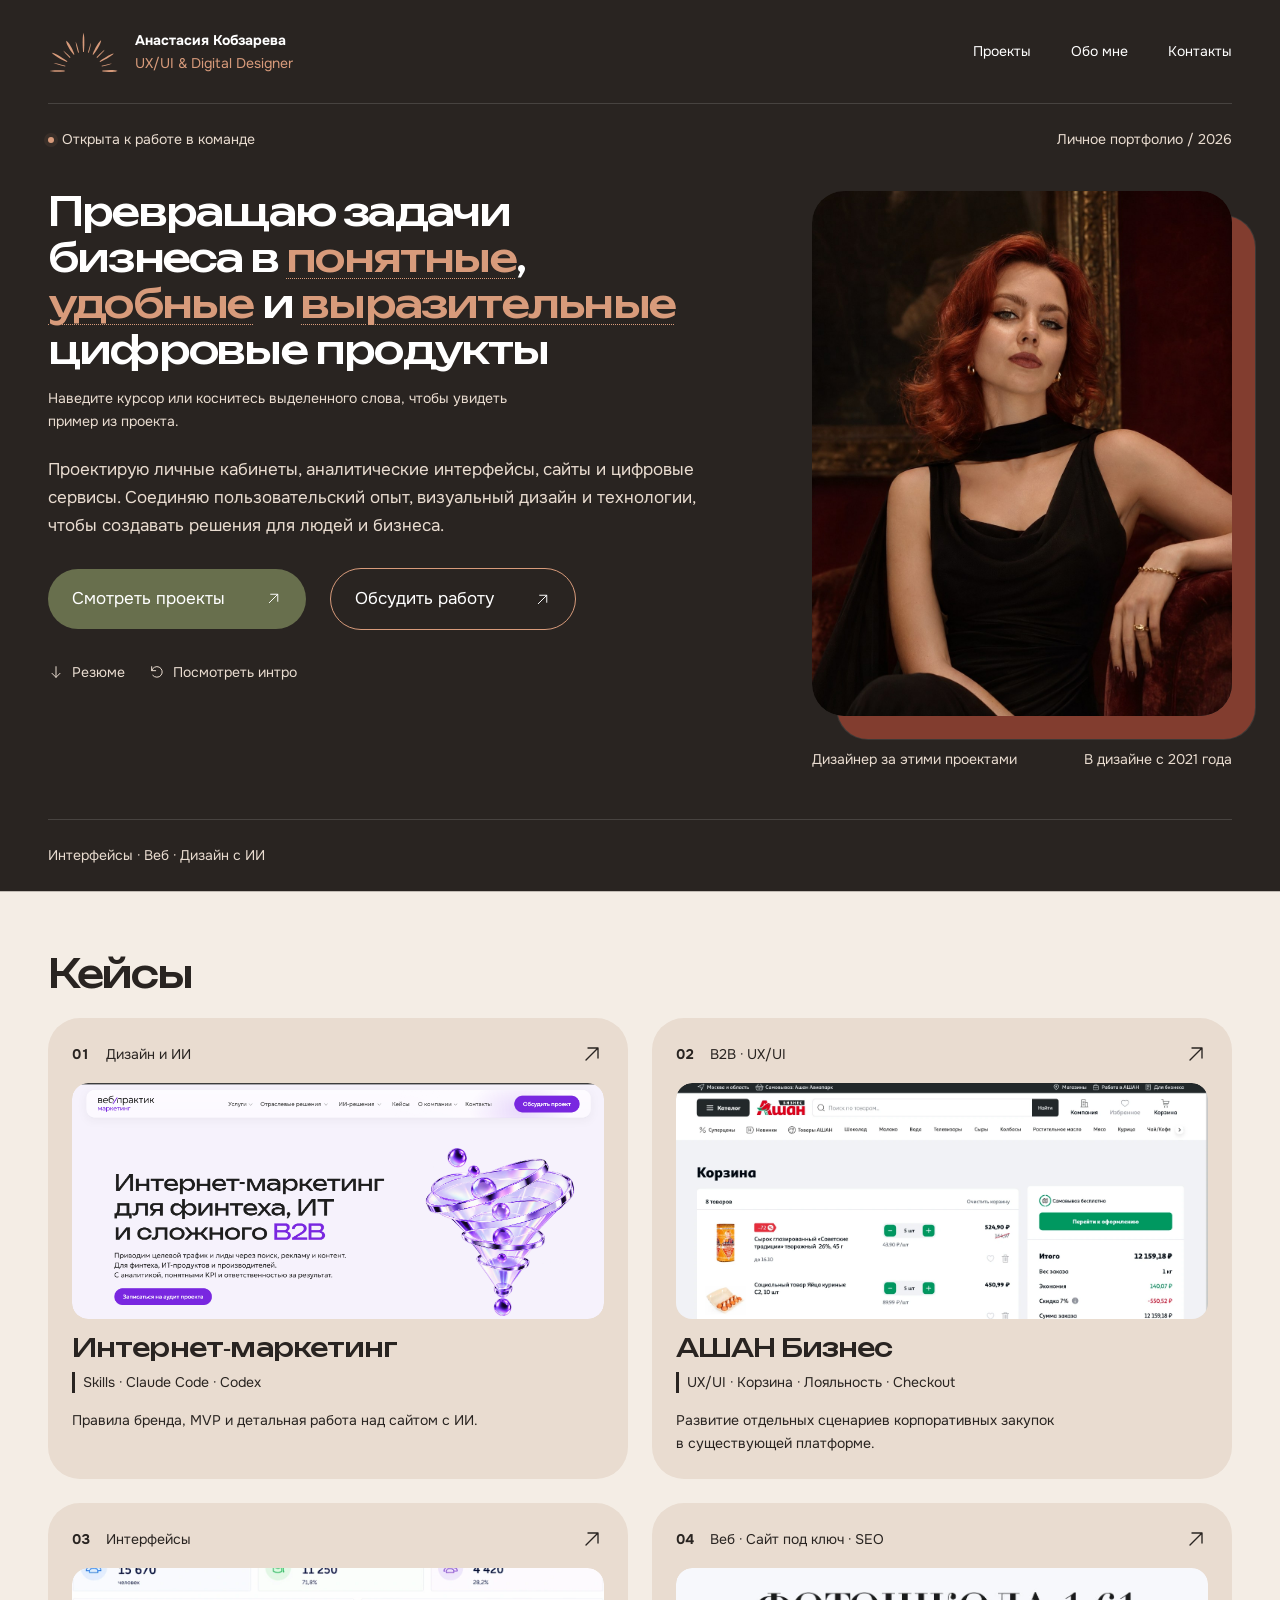
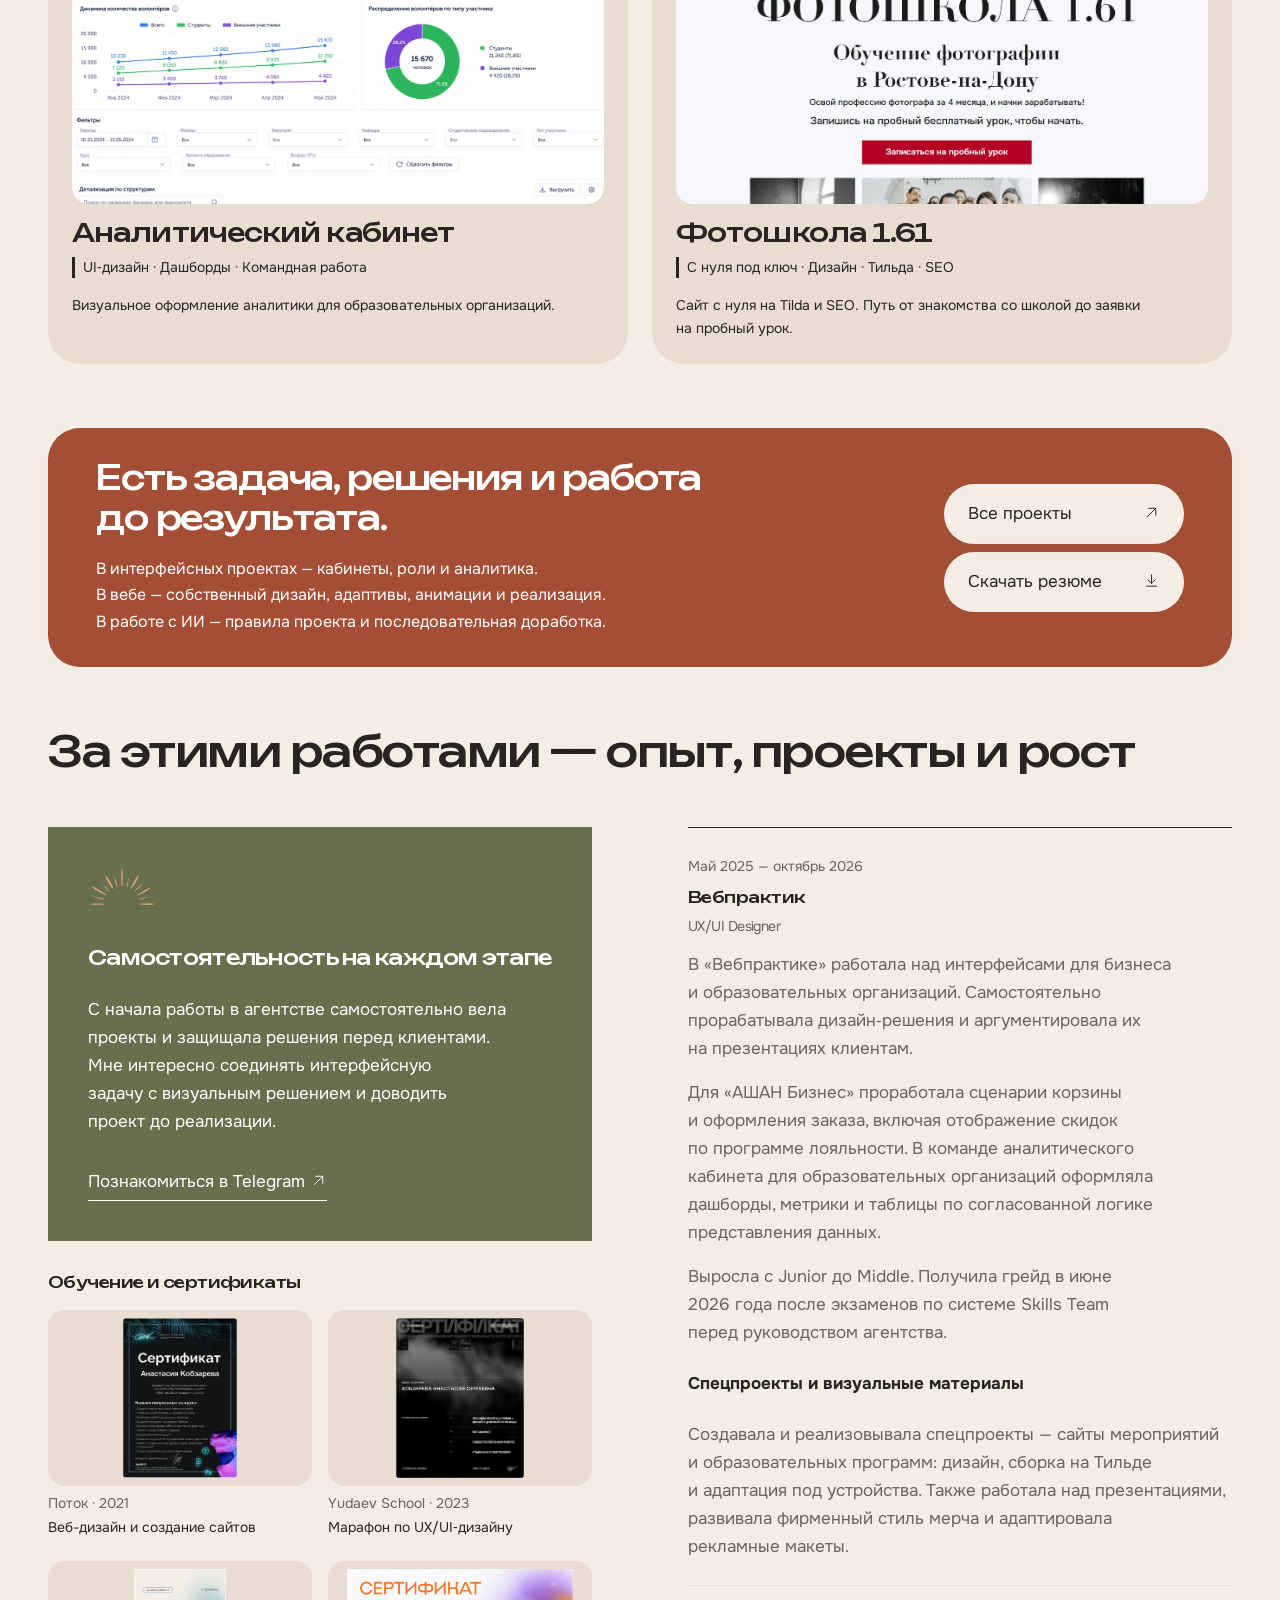
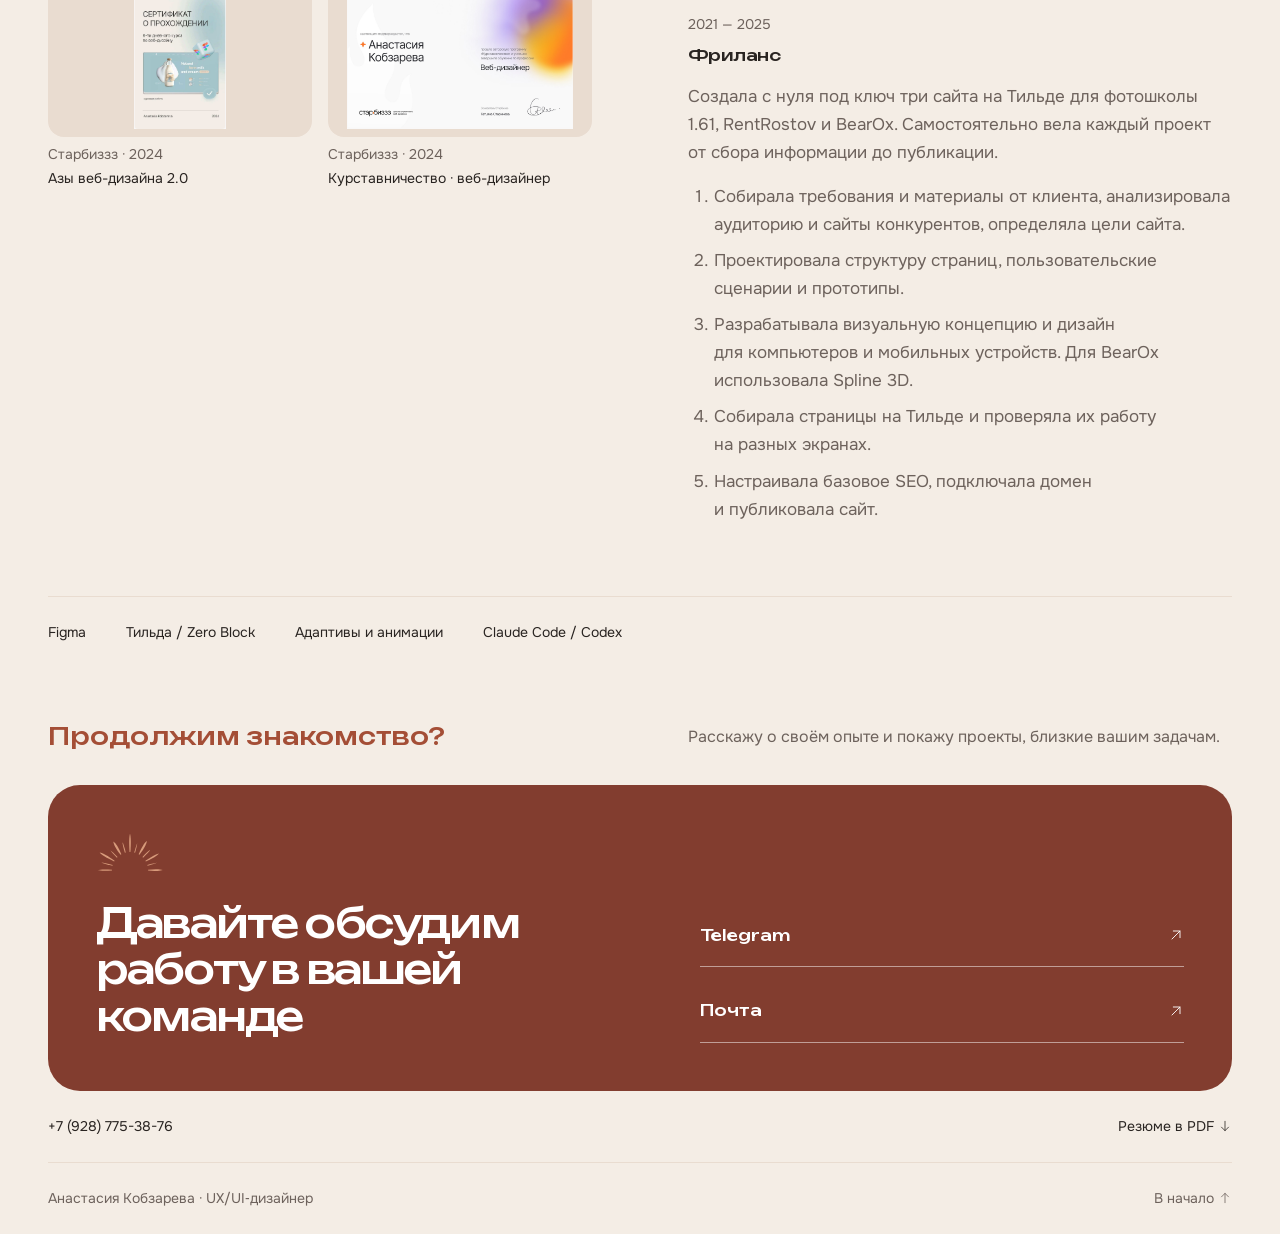
<file: index.html>
<!doctype html><html lang="ru"><head><meta charset="utf-8"><meta name="robots" content="noindex, nofollow"><meta name="viewport" content="width=device-width,initial-scale=1"><meta name="theme-color" content="#292421"><meta name="description" content="Анастасия Кобзарева — UX/UI-дизайнер. Превращаю задачи бизнеса в понятные, удобные и выразительные цифровые продукты."><meta property="og:title" content="Анастасия Кобзарева — UX/UI-дизайнер"><meta property="og:description" content="Интерфейсы, сайты, мерч и оформление мероприятий. Четыре кейса на главной и девять проектов в каталоге."><meta property="og:type" content="website"><meta property="og:image" content="https://nastasyshka1-hub.github.io/portfolio/assets/marketing-hero.png"><title>Анастасия Кобзарева — UX/UI&#8209;дизайнер</title><link rel="icon" href="assets/favicon.ico?v=brand-mark" type="image/x-icon" sizes="16x16 32x32 48x48"><link rel="preload" as="image" href="assets/photo_2026-11-04_05-41-19.jpg"><link rel="stylesheet" href="style.css?v=case-crop"><link rel="stylesheet" href="motion.css?v=case-crop"><link rel="stylesheet" href="portfolio-six.css?v=case-crop"><link rel="stylesheet" href="brand.css?v=final-review-2"></head><body class="home portrait-home"><section class="motion-intro" hidden role="dialog" aria-modal="true" aria-label="Знакомство с Анастасией"><div class="motion-shutter motion-shutter-one" aria-hidden="true"></div><div class="motion-shutter motion-shutter-two" aria-hidden="true"></div><div class="motion-top"><span>Анастасия Кобзарева</span><button class="motion-skip" type="button">Пропустить интро <svg class="site-arrow" width="24" height="24" viewBox="0 0 24 24" fill="none" stroke="currentColor" stroke-width="1.5" stroke-linecap="round" stroke-linejoin="round" aria-hidden="true" focusable="false"><path d="M6 18 18 6 M8 6h10v10"/></svg></button></div><div class="motion-composition" aria-hidden="true"><div class="motion-frame"></div><span class="motion-echo"></span><div class="motion-scenes"></div></div><p class="motion-sr">Привет<br>Я Анастасия<br>UX/UI&#8209;дизайнер<br>В&nbsp;дизайне с&nbsp;2021 года</p><div class="motion-bottom"><span class="motion-count" aria-hidden="true">01 / 04</span><div class="motion-progress" aria-hidden="true"><i></i></div><span class="motion-endnote">Сначала знакомство. Затем — работы.</span></div></section><a class="skip" href="#main">К&nbsp;содержанию</a><header class="header shell"><a class="signature" href="index.html" aria-label="Анастасия Кобзарева — главная"><span class="signature-symbol" aria-hidden="true"><img class="brand-mark" src="assets/logo-dark.svg" width="300" height="168" alt=""></span><span class="signature-text">Анастасия Кобзарева<span class="signature-role">UX/UI &amp; Digital Designer</span></span></a><nav aria-label="Главная навигация"><a href="projects.html">Проекты</a><a href="index.html#about">Обо мне</a><a href="#contact">Контакты</a></nav></header><main id="main"><section class="hero shell portrait-hero" id="top"><div class="hero-topline"><span class="status"><i></i> Открыта к&nbsp;работе в&nbsp;команде</span><span class="hero-edition">Личное портфолио / 2026</span></div><div class="hero-body"><div class="hero-copy"><h1>Превращаю задачи бизнеса <span class="hero-word-group">в <button type="button" class="hero-word" data-project="clear" aria-controls="word-preview" aria-expanded="false" aria-describedby="word-help">понятные</button></span>, <button type="button" class="hero-word" data-project="usable" aria-controls="word-preview" aria-expanded="false" aria-describedby="word-help">удобные</button> <span class="hero-word-group">и <button type="button" class="hero-word" data-project="expressive" aria-controls="word-preview" aria-expanded="false" aria-describedby="word-help">выразительные</button></span> цифровые продукты</h1><p class="word-help" id="word-help">Наведите курсор или коснитесь выделенного слова, чтобы увидеть пример из&nbsp;проекта.</p><p class="hero-description">Проектирую личные кабинеты, аналитические интерфейсы, сайты и&nbsp;цифровые сервисы. Соединяю пользовательский опыт, визуальный дизайн и&nbsp;технологии, чтобы создавать решения для&nbsp;людей и&nbsp;бизнеса.</p><div class="hero-primary-actions"><a class="button button-lime" href="#work">Смотреть проекты <span><svg class="site-arrow" width="24" height="24" viewBox="0 0 24 24" fill="none" stroke="currentColor" stroke-width="1.5" stroke-linecap="round" stroke-linejoin="round" aria-hidden="true" focusable="false"><path d="M6 18 18 6 M8 6h10v10"/></svg></span></a><a class="button hero-contact-link" href="#contact">Обсудить работу <svg class="site-arrow" width="24" height="24" viewBox="0 0 24 24" fill="none" stroke="currentColor" stroke-width="1.5" stroke-linecap="round" stroke-linejoin="round" aria-hidden="true" focusable="false"><path d="M6 18 18 6 M8 6h10v10"/></svg></a></div><div class="hero-secondary-actions"><a class="resume-link" href="assets/Anastasia-Kobzareva-Resume.pdf?v=c9bdb97de93b" download><svg class="site-arrow" width="24" height="24" viewBox="0 0 24 24" fill="none" stroke="currentColor" stroke-width="1.5" stroke-linecap="round" stroke-linejoin="round" aria-hidden="true" focusable="false"><path d="M12 4v16 M6 14l6 6 6-6"/></svg> Резюме</a><button class="intro-replay" type="button"><span aria-hidden="true"><svg class="site-arrow" viewBox="0 0 24 24" fill="none" aria-hidden="true" focusable="false"><path d="M4 10a8 8 0 1 1 1.6 7 M4 4v6h6"/></svg></span> Посмотреть интро</button></div></div><figure class="hero-portrait"><div class="portrait-frame"><img src="assets/photo_2026-11-04_05-41-19.jpg" width="1122" height="1402" alt="Анастасия Кобзарева" fetchpriority="high" decoding="async"></div><div class="word-preview" id="word-preview" role="region" aria-label="Пример из проекта" hidden><div class="word-preview-head"><span class="word-preview-label"></span></div><a class="word-preview-link"><img alt="" decoding="async"><span class="word-preview-caption"></span><span class="word-preview-open">Открыть кейс <svg class="site-arrow" width="24" height="24" viewBox="0 0 24 24" fill="none" stroke="currentColor" stroke-width="1.5" stroke-linecap="round" stroke-linejoin="round" aria-hidden="true" focusable="false"><path d="M6 18 18 6 M8 6h10v10"/></svg></span></a></div><figcaption><span>Дизайнер за&nbsp;этими проектами</span><span>В&nbsp;дизайне с&nbsp;2021 года</span></figcaption></figure></div><div class="hero-foot"><span>Интерфейсы · Веб · Дизайн с&nbsp;ИИ</span></div></section><section class="selected shell featured-work case-list" id="work"><div class="section-heading"><h2>Кейсы</h2></div><div class="project-grid"><article class="project marketing"><a class="project-link" href="marketing.html"><div class="project-top"><span class="project-number">01</span><span>Дизайн и&nbsp;ИИ</span><span class="project-link-arrow" aria-hidden="true"><svg class="site-arrow" width="24" height="24" viewBox="0 0 24 24" fill="none" stroke="currentColor" stroke-width="1.5" stroke-linecap="round" stroke-linejoin="round" aria-hidden="true" focusable="false"><path d="M6 18 18 6 M8 6h10v10"/></svg></span></div><div class="project-stage"><div class="project-image"><img width="1898" height="1032" src="assets/marketing-hero.png" alt="Первый экран сайта Вебпрактик.Маркетинг" loading="lazy" decoding="async"></div></div><div class="project-title"><h2 class="marketing-title">Интернет&#8209;маркетинг</h2><span class="project-role">Skills · Claude&nbsp;Code · Codex</span></div><p class="project-description">Правила бренда, MVP и&nbsp;детальная работа над&nbsp;сайтом с&nbsp;ИИ.</p></a></article><article class="project auchan"><a class="project-link" href="auchan-business.html"><div class="project-top"><span class="project-number">02</span><span>B2B · UX/UI</span><span class="project-link-arrow" aria-hidden="true"><svg class="site-arrow" width="24" height="24" viewBox="0 0 24 24" fill="none" stroke="currentColor" stroke-width="1.5" stroke-linecap="round" stroke-linejoin="round" aria-hidden="true" focusable="false"><path d="M6 18 18 6 M8 6h10v10"/></svg></span></div><div class="project-stage"><div class="project-image"><img src="assets/auchan-basket.webp" width="1432" height="1600" alt="Оригинальный макет корзины АШАН Бизнес со скидкой по программе лояльности" loading="lazy" decoding="async"></div></div><div class="project-title"><h2>АШАН Бизнес</h2><span class="project-role">UX/UI · Корзина · Лояльность · Checkout</span></div><p class="project-description">Развитие отдельных сценариев корпоративных закупок в&nbsp;существующей платформе.</p></a></article><article class="project university"><a class="project-link" href="university.html"><div class="project-top"><span class="project-number">03</span><span>Интерфейсы</span><span class="project-link-arrow" aria-hidden="true"><svg class="site-arrow" width="24" height="24" viewBox="0 0 24 24" fill="none" stroke="currentColor" stroke-width="1.5" stroke-linecap="round" stroke-linejoin="round" aria-hidden="true" focusable="false"><path d="M6 18 18 6 M8 6h10v10"/></svg></span></div><div class="project-stage"><div class="project-image"><img width="1352" height="979" src="assets/analytics-metric-volunteers.webp" alt="Дашборд волонтёров с ключевыми показателями и графиками" loading="lazy" decoding="async"></div></div><div class="project-title"><h2>Аналитический кабинет</h2><span class="project-role">UI&#8209;дизайн · Дашборды · Командная работа</span></div><p class="project-description">Визуальное оформление аналитики для&nbsp;образовательных организаций.</p></a></article><article class="project school"><a class="project-link" href="photoschool.html"><div class="project-top"><span class="project-number">04</span><span>Веб · Сайт под&nbsp;ключ · SEO</span><span class="project-link-arrow" aria-hidden="true"><svg class="site-arrow" width="24" height="24" viewBox="0 0 24 24" fill="none" stroke="currentColor" stroke-width="1.5" stroke-linecap="round" stroke-linejoin="round" aria-hidden="true" focusable="false"><path d="M6 18 18 6 M8 6h10v10"/></svg></span></div><div class="project-stage"><div class="project-image"><img width="1265" height="712" src="assets/photoschool-hero.png" alt="Первый экран сайта фотошколы 1.61" loading="lazy" decoding="async"></div><img width="375" height="811" class="school-mobile-peek" src="assets/photoschool-mobile.png" alt="Мобильная версия сайта фотошколы" loading="lazy" decoding="async"></div><div class="project-title"><h2>Фотошкола 1.61</h2><span class="project-role">С&nbsp;нуля под&nbsp;ключ · Дизайн · Тильда · SEO</span></div><p class="project-description">Сайт с&nbsp;нуля на&nbsp;Tilda и&nbsp;SEO. Путь от&nbsp;знакомства со школой до&nbsp;заявки на&nbsp;пробный урок.</p></a></article></div><div class="all-projects-cta"><div class="all-projects-copy"><h3>Есть задача, решения и&nbsp;работа до&nbsp;результата.</h3><p>В&nbsp;интерфейсных проектах — кабинеты, роли и&nbsp;аналитика.<br>В&nbsp;вебе — собственный дизайн, адаптивы, анимации и&nbsp;реализация.<br>В&nbsp;работе с&nbsp;ИИ — правила проекта и&nbsp;последовательная доработка.</p></div><div class="all-projects-actions"><a class="button" href="projects.html">Все проекты <span><svg class="site-arrow" width="24" height="24" viewBox="0 0 24 24" fill="none" stroke="currentColor" stroke-width="1.5" stroke-linecap="round" stroke-linejoin="round" aria-hidden="true" focusable="false"><path d="M6 18 18 6 M8 6h10v10"/></svg></span></a><a class="button" href="assets/Anastasia-Kobzareva-Resume.pdf?v=c9bdb97de93b" download>Скачать резюме <span><svg class="site-arrow" width="24" height="24" viewBox="0 0 24 24" fill="none" stroke="currentColor" stroke-width="1.5" stroke-linecap="round" stroke-linejoin="round" aria-hidden="true" focusable="false"><path d="M12 4v12 M7 11l5 5 5-5 M5 20h14"/></svg></span></a></div></div></section><section class="about shell" id="about"><div class="section-heading"><h2 class="about-title">За&nbsp;этими работами — опыт, проекты и&nbsp;рост</h2></div><div class="about-grid"><div class="about-profile"><div class="about-intro"><span class="about-mark" aria-hidden="true"><img class="brand-mark" src="assets/logo-dark.svg" width="300" height="168" alt=""></span><h3>Самостоятельность на&nbsp;каждом этапе</h3><p>С&nbsp;начала работы в&nbsp;агентстве самостоятельно вела проекты и&nbsp;защищала решения перед клиентами. Мне интересно соединять интерфейсную задачу с&nbsp;визуальным решением и&nbsp;доводить проект до&nbsp;реализации.</p><a class="text-link" href="https://t.me/Anastasia_Website" target="_blank" rel="noopener noreferrer">Познакомиться в&nbsp;Telegram <svg class="site-arrow" width="24" height="24" viewBox="0 0 24 24" fill="none" stroke="currentColor" stroke-width="1.5" stroke-linecap="round" stroke-linejoin="round" aria-hidden="true" focusable="false"><path d="M6 18 18 6 M8 6h10v10"/></svg></a></div><section class="certificates" aria-labelledby="certificates-title"><h3 id="certificates-title">Обучение и&nbsp;сертификаты</h3><div class="certificate-grid"><figure class="certificate-card"><button class="image-button" type="button" data-image="assets/certificate-potok.png" data-caption="Поток · 2021 — Веб-дизайн и создание сайтов" aria-label="Открыть сертификат: Поток · 2021 — Веб-дизайн и создание сайтов"><img src="assets/certificate-potok.png" width="547" height="774" alt="Сертификат Анастасии Кобзаревой — Веб-дизайн и создание сайтов" loading="lazy" decoding="async"></button><figcaption><span>Поток · 2021</span><strong>Веб-дизайн и создание сайтов</strong></figcaption></figure><figure class="certificate-card"><button class="image-button" type="button" data-image="assets/certificate-yudaev.png" data-caption="Yudaev School · 2023 — Марафон по UX/UI&#8209;дизайну" aria-label="Открыть сертификат: Yudaev School · 2023 — Марафон по UX/UI&#8209;дизайну"><img src="assets/certificate-yudaev.png" width="547" height="683" alt="Сертификат Анастасии Кобзаревой — Марафон по UX/UI&#8209;дизайну" loading="lazy" decoding="async"></button><figcaption><span>Yudaev School · 2023</span><strong>Марафон по UX/UI&#8209;дизайну</strong></figcaption></figure><figure class="certificate-card"><button class="image-button" type="button" data-image="assets/certificate-starbizz-basics.png" data-caption="Старбиззз · 2024 — Азы веб-дизайна&nbsp;2.0" aria-label="Открыть сертификат: Старбиззз · 2024 — Азы веб-дизайна&nbsp;2.0"><img src="assets/certificate-starbizz-basics.png" width="267" height="463" alt="Сертификат Анастасии Кобзаревой — Азы веб-дизайна&nbsp;2.0" loading="lazy" decoding="async"></button><figcaption><span>Старбиззз · 2024</span><strong>Азы веб-дизайна&nbsp;2.0</strong></figcaption></figure><figure class="certificate-card"><button class="image-button" type="button" data-image="assets/certificate-starbizz-course.png" data-caption="Старбиззз · 2024 — Курставничество · веб-дизайнер" aria-label="Открыть сертификат: Старбиззз · 2024 — Курставничество · веб-дизайнер"><img src="assets/certificate-starbizz-course.png" width="828" height="588" alt="Сертификат Анастасии Кобзаревой — Курставничество · веб-дизайнер" loading="lazy" decoding="async"></button><figcaption><span>Старбиззз · 2024</span><strong>Курставничество · веб-дизайнер</strong></figcaption></figure></div></section></div><div class="experience"><div class="job"><span class="eyebrow">Май 2025 — октябрь 2026</span><h3>Вебпрактик <span>UX/UI Designer</span></h3>
<p>В&nbsp;«Вебпрактике» работала над&nbsp;интерфейсами для&nbsp;бизнеса и&nbsp;образовательных организаций. Самостоятельно прорабатывала дизайн&#8209;решения и&nbsp;аргументировала их на&nbsp;презентациях клиентам.</p>
<p>Для&nbsp;«АШАН Бизнес» проработала сценарии корзины и&nbsp;оформления заказа, включая отображение скидок по&nbsp;программе лояльности. В&nbsp;команде аналитического кабинета для&nbsp;образовательных организаций оформляла дашборды, метрики и&nbsp;таблицы по&nbsp;согласованной логике представления данных.</p>
<p>Выросла с&nbsp;Junior до&nbsp;Middle. Получила грейд в&nbsp;июне 2026 года после экзаменов по&nbsp;системе Skills Team перед руководством агентства.</p>
<h4>Спецпроекты и&nbsp;визуальные материалы</h4><p>Создавала и&nbsp;реализовывала спецпроекты — сайты мероприятий и&nbsp;образовательных программ: дизайн, сборка на&nbsp;Тильде и&nbsp;адаптация под&nbsp;устройства. Также работала над&nbsp;презентациями, развивала фирменный стиль мерча и&nbsp;адаптировала рекламные макеты.</p></div><div class="job"><span class="eyebrow">2021 — 2025</span><h3>Фриланс</h3>
<p>Создала с&nbsp;нуля под&nbsp;ключ три сайта на&nbsp;Тильде для&nbsp;фотошколы 1.61, RentRostov и&nbsp;BearOx. Самостоятельно вела каждый проект от&nbsp;сбора информации до&nbsp;публикации.</p>
<ol class="job-process">
  <li>Собирала требования и&nbsp;материалы от&nbsp;клиента, анализировала аудиторию и&nbsp;сайты конкурентов, определяла цели сайта.</li>
  <li>Проектировала структуру страниц, пользовательские сценарии и&nbsp;прототипы.</li>
  <li>Разрабатывала визуальную концепцию и&nbsp;дизайн для&nbsp;компьютеров и&nbsp;мобильных устройств. Для&nbsp;BearOx использовала Spline&nbsp;3D.</li>
  <li>Собирала страницы на&nbsp;Тильде и&nbsp;проверяла их работу на&nbsp;разных экранах.</li>
  <li>Настраивала базовое SEO, подключала домен и&nbsp;публиковала сайт.</li>
</ol></div></div></div><div class="skills"><span>Figma</span><span>Тильда / Zero Block</span><span>Адаптивы и&nbsp;анимации</span><span>Claude&nbsp;Code / Codex</span></div></section></main><dialog class="image-dialog" aria-labelledby="image-dialog-title"><div class="image-toolbar"><span id="image-dialog-title">Просмотр макета</span><div><button type="button" data-zoom="out" aria-label="Уменьшить изображение">−</button><button type="button" data-zoom="fit">Вписать</button><button type="button" data-zoom="in" aria-label="Увеличить изображение">+</button><button type="button" class="close-image" aria-label="Закрыть просмотр макета">Закрыть ×</button></div></div><div class="image-viewport" tabindex="0" aria-label="Макет. Прокрутите, чтобы рассмотреть детали"><img alt=""></div></dialog><section class="contact shell" id="contact"><div class="contact-intro"><span class="eyebrow contact-kicker" role="heading" aria-level="2">Продолжим знакомство?</span><p>Расскажу о&nbsp;своём опыте и&nbsp;покажу проекты, близкие вашим задачам.</p></div><div class="contact-panel"><div><span class="contact-star" aria-hidden="true"><img class="brand-mark" src="assets/logo-dark.svg" width="300" height="168" alt=""></span><h2 class="contact-title"><span>Давайте обсудим</span><span>работу в&nbsp;вашей</span><span>команде</span></h2></div><div class="contact-links"><a href="https://t.me/Anastasia_Website" target="_blank" rel="noopener noreferrer">Telegram <span><svg class="site-arrow" width="24" height="24" viewBox="0 0 24 24" fill="none" stroke="currentColor" stroke-width="1.5" stroke-linecap="round" stroke-linejoin="round" aria-hidden="true" focusable="false"><path d="M6 18 18 6 M8 6h10v10"/></svg></span></a><a href="mailto:nastasyshka1@gmail.com">Почта <span><svg class="site-arrow" width="24" height="24" viewBox="0 0 24 24" fill="none" stroke="currentColor" stroke-width="1.5" stroke-linecap="round" stroke-linejoin="round" aria-hidden="true" focusable="false"><path d="M6 18 18 6 M8 6h10v10"/></svg></span></a></div></div><div class="contact-foot"><a href="tel:+79287753876">+7 (928) 775-38-76</a><a href="assets/Anastasia-Kobzareva-Resume.pdf?v=c9bdb97de93b" download>Резюме в&nbsp;PDF <svg class="site-arrow" width="24" height="24" viewBox="0 0 24 24" fill="none" stroke="currentColor" stroke-width="1.5" stroke-linecap="round" stroke-linejoin="round" aria-hidden="true" focusable="false"><path d="M12 4v16 M6 14l6 6 6-6"/></svg></a></div></section><footer class="shell footer"><span>Анастасия Кобзарева · UX/UI&#8209;дизайнер</span><a href="#top">В&nbsp;начало <svg class="site-arrow" width="24" height="24" viewBox="0 0 24 24" fill="none" stroke="currentColor" stroke-width="1.5" stroke-linecap="round" stroke-linejoin="round" aria-hidden="true" focusable="false"><path d="M12 20V4 M6 10l6-6 6 6"/></svg></a></footer><aside class="motion-reviewbar" hidden aria-label="Локальное сравнение вариантов"><span class="motion-variant-label"></span><a href="index.html?intro=a&amp;preview=1">Вариант А</a><a href="index.html?intro=b&amp;preview=1">Вариант Б</a><button type="button" class="review-replay">Повторить</button><a href="motion-preview.html">К&nbsp;сравнению <svg class="site-arrow" width="24" height="24" viewBox="0 0 24 24" fill="none" stroke="currentColor" stroke-width="1.5" stroke-linecap="round" stroke-linejoin="round" aria-hidden="true" focusable="false"><path d="M6 18 18 6 M8 6h10v10"/></svg></a></aside><script src="script.js"></script><script src="motion.js?v=4"></script></body></html>
</file>
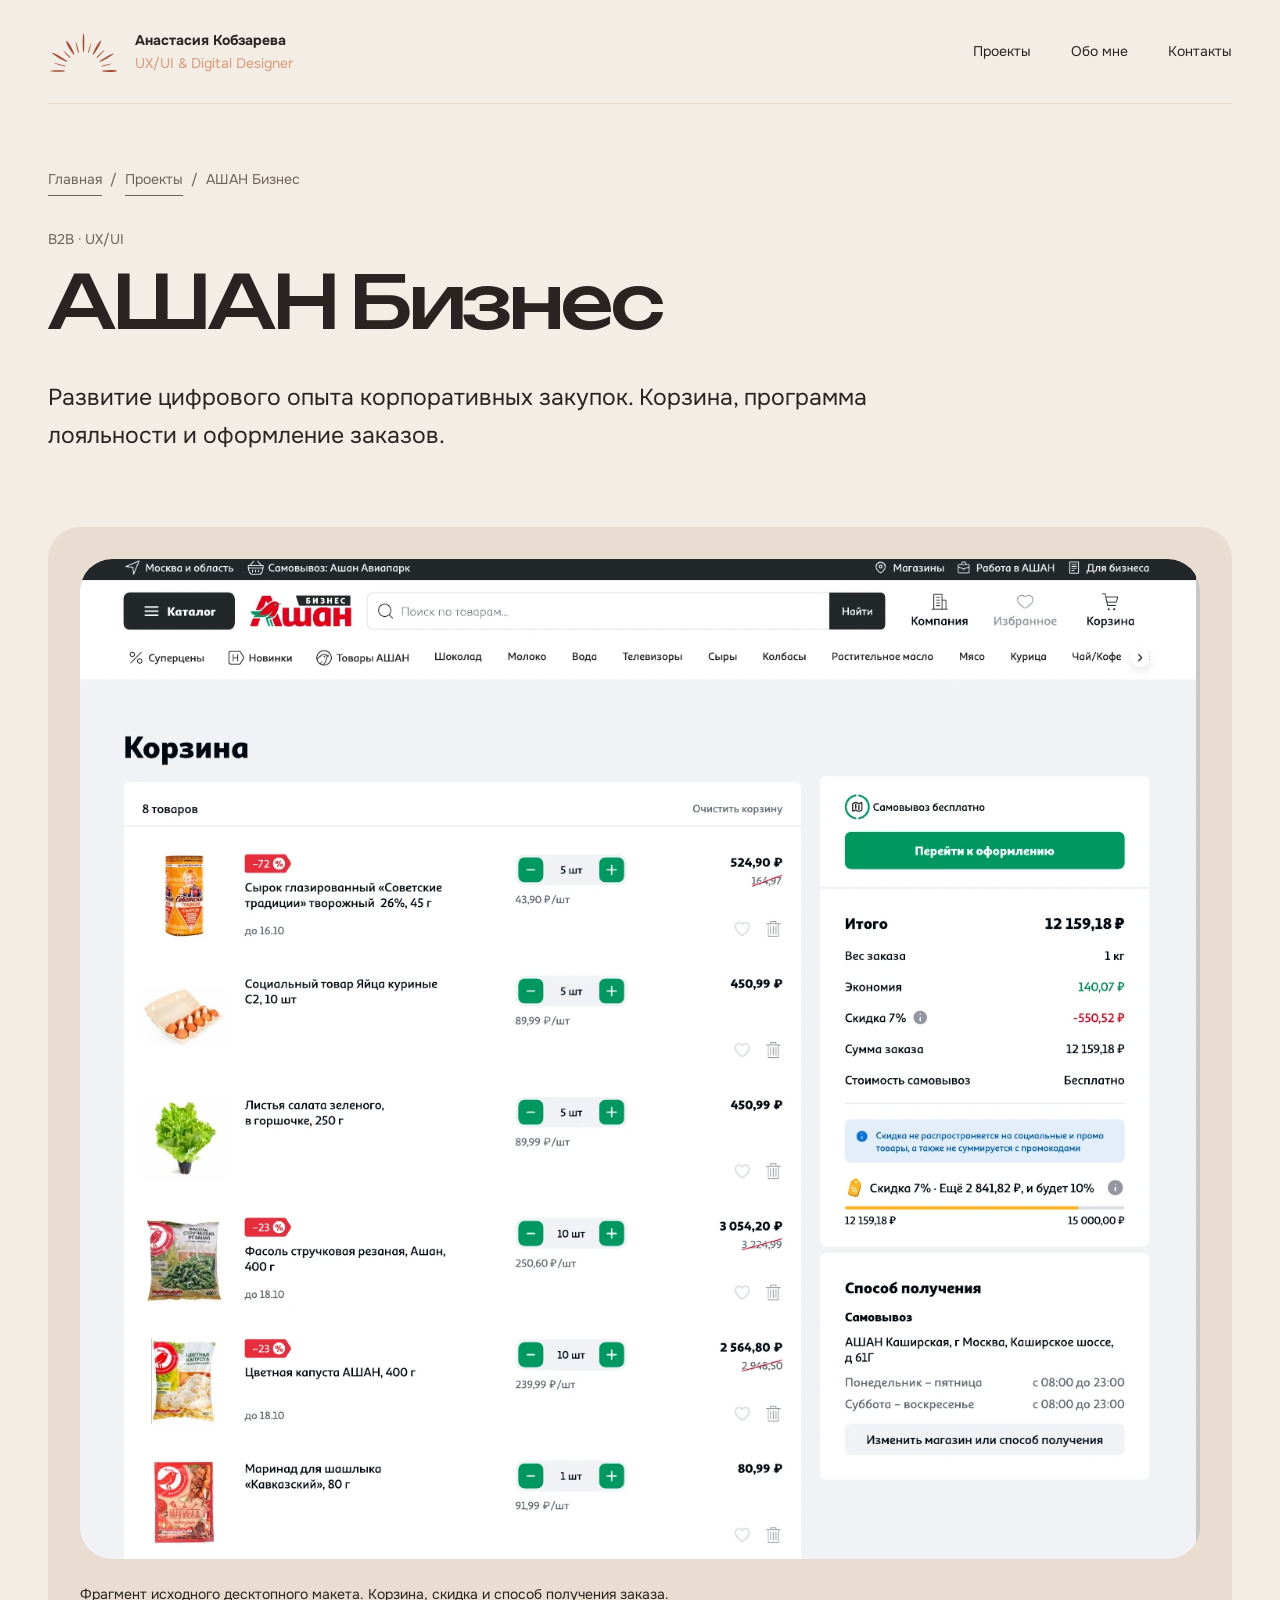
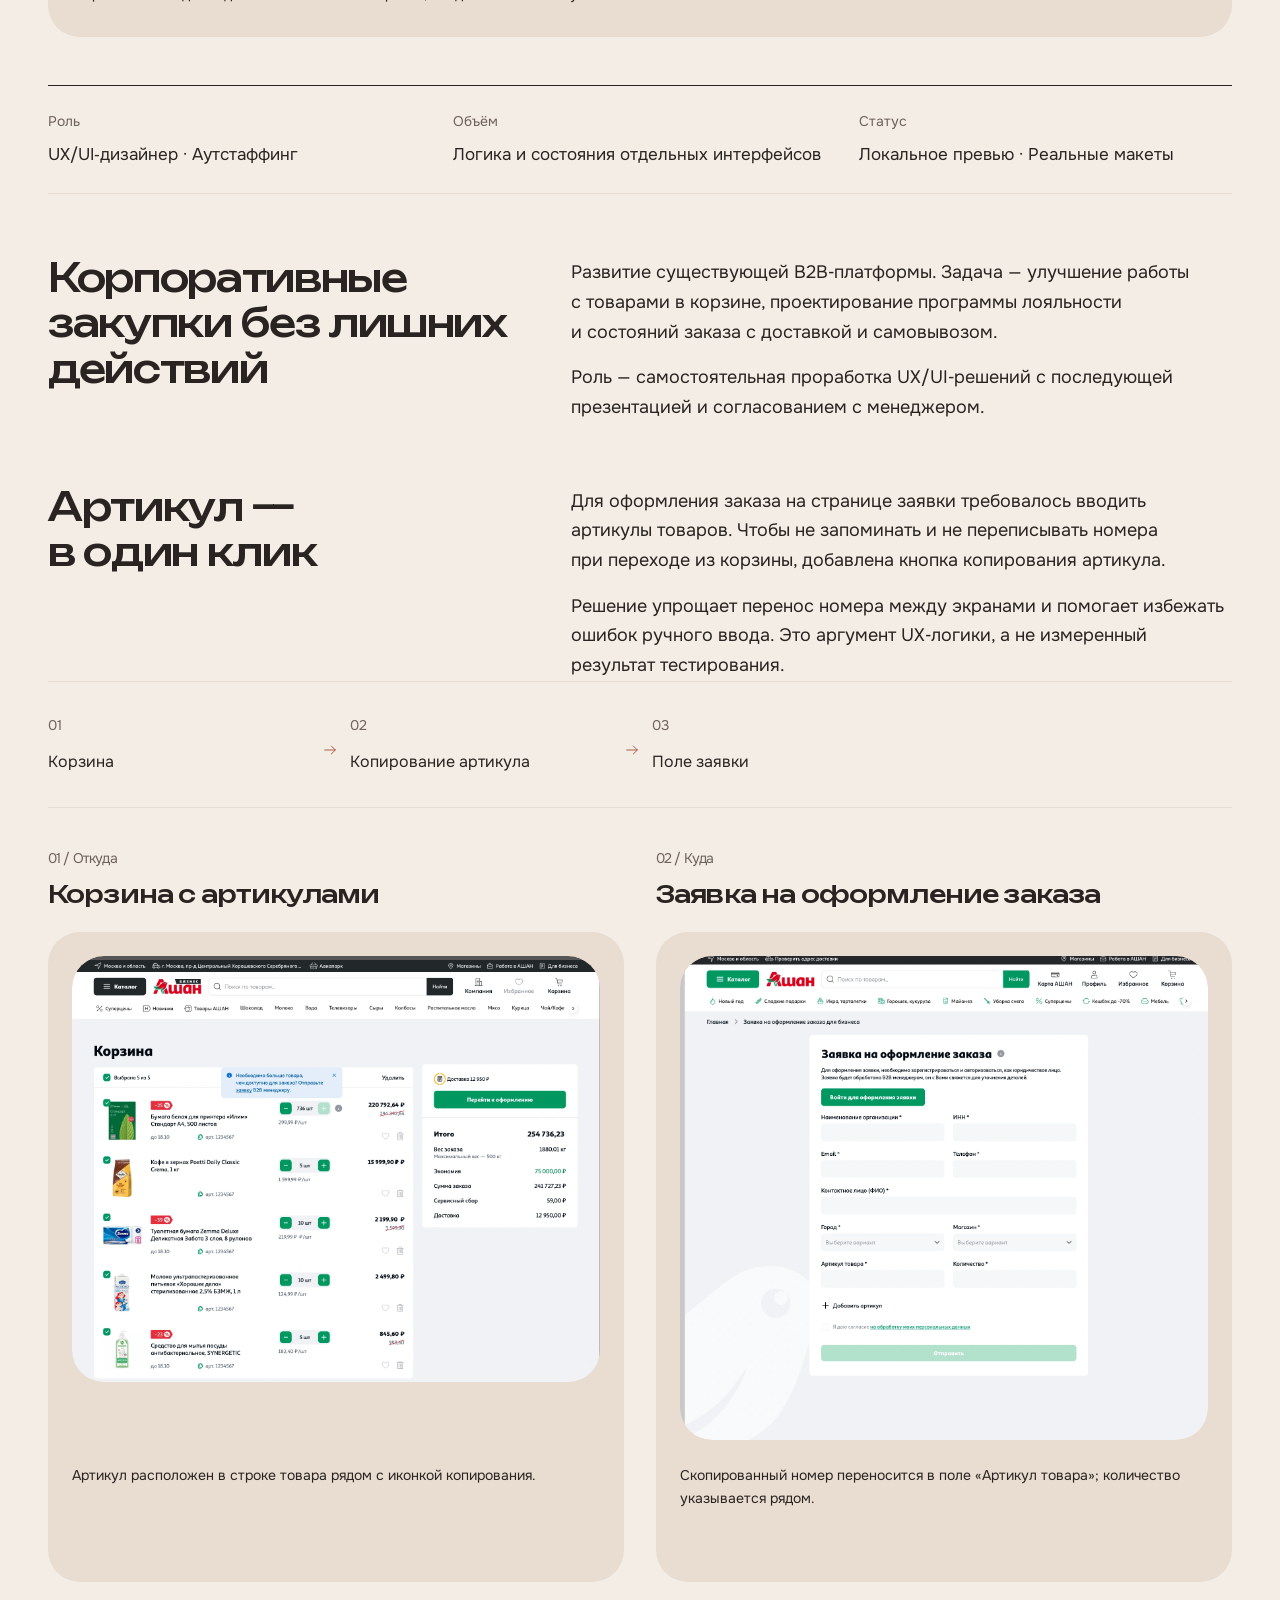
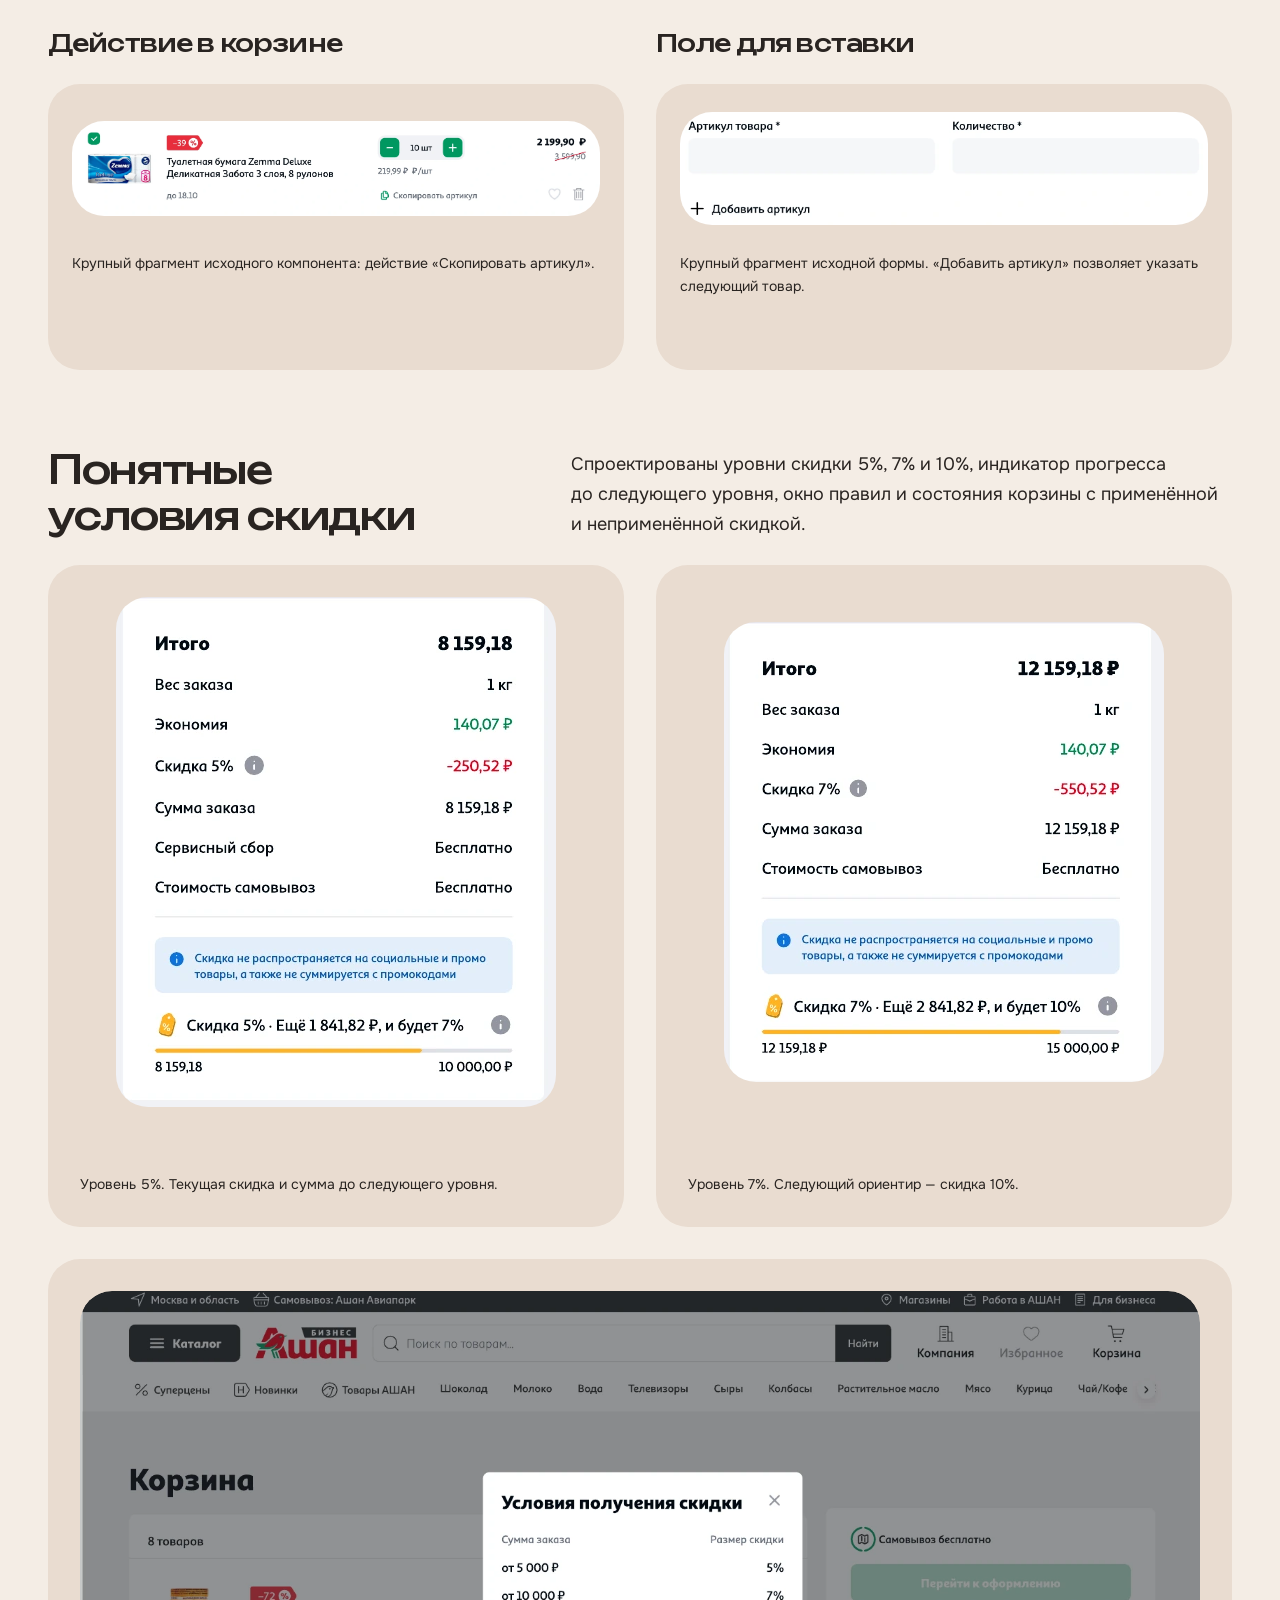
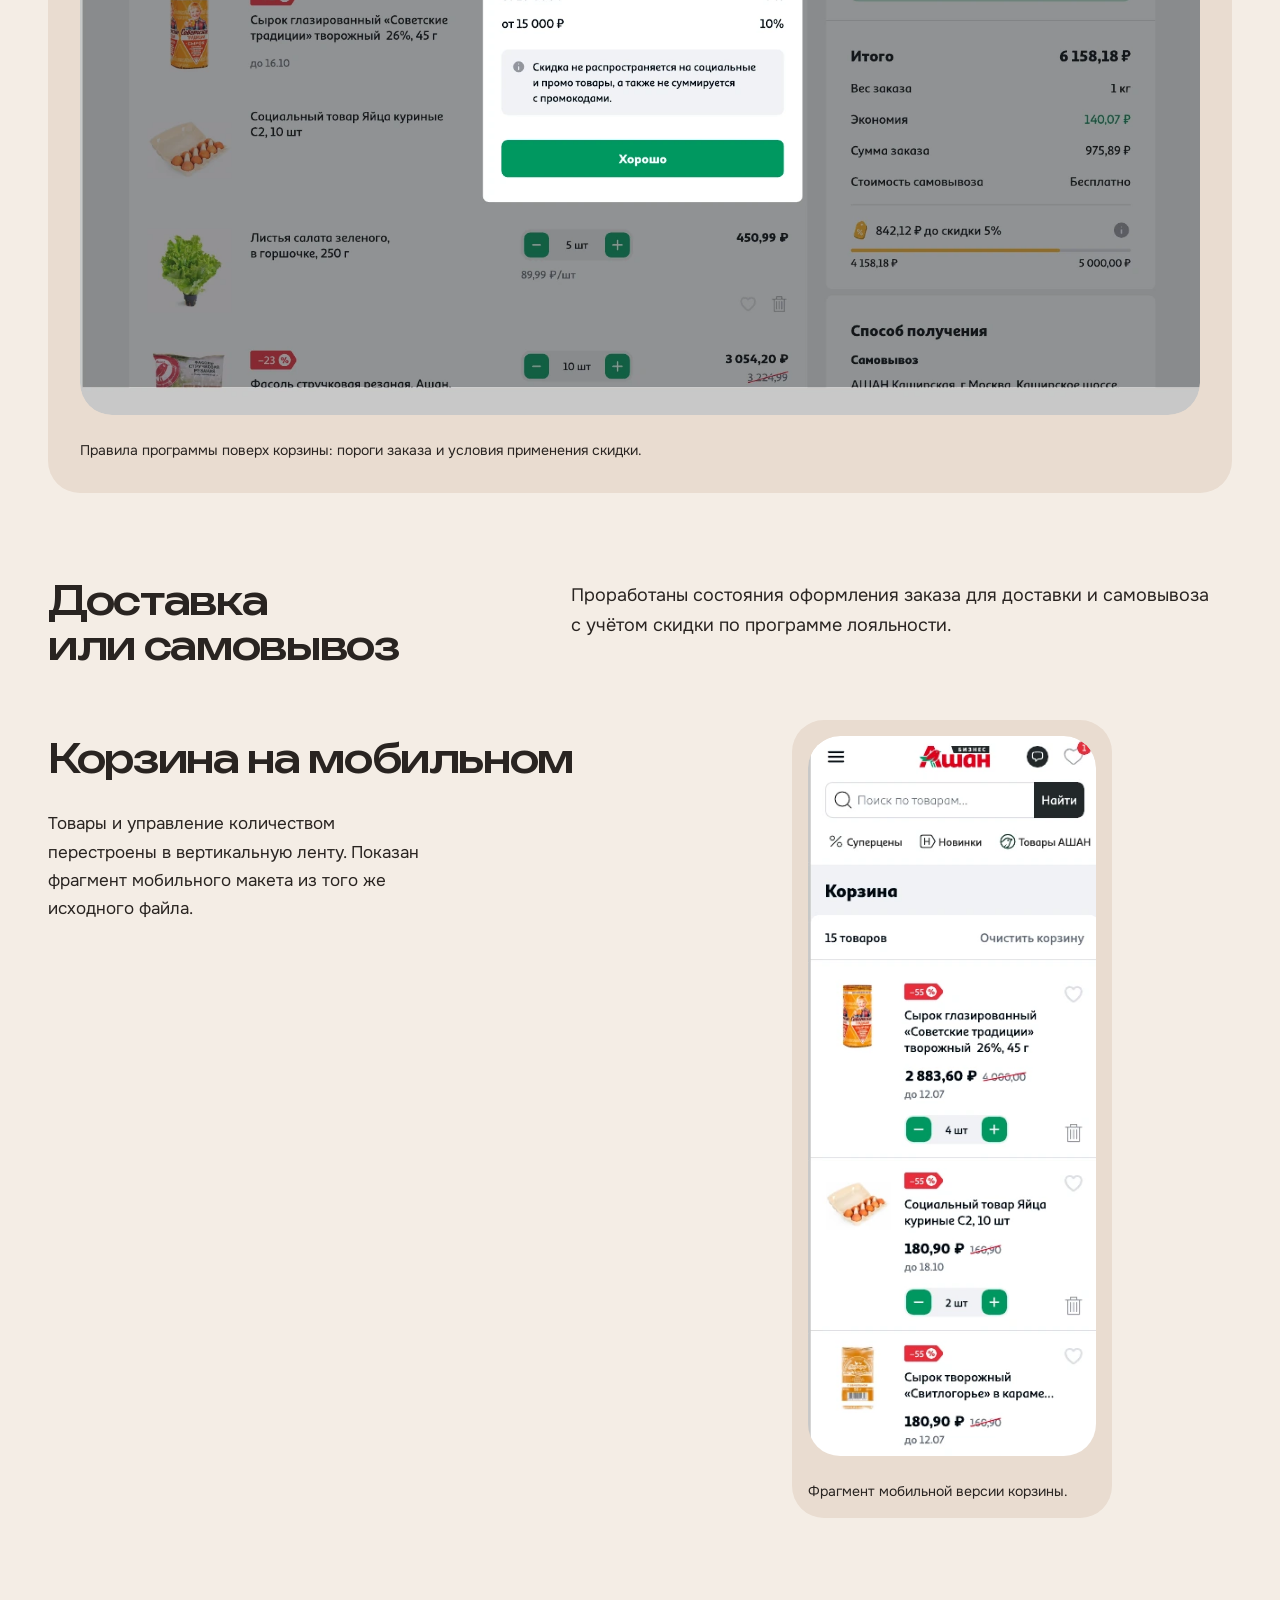
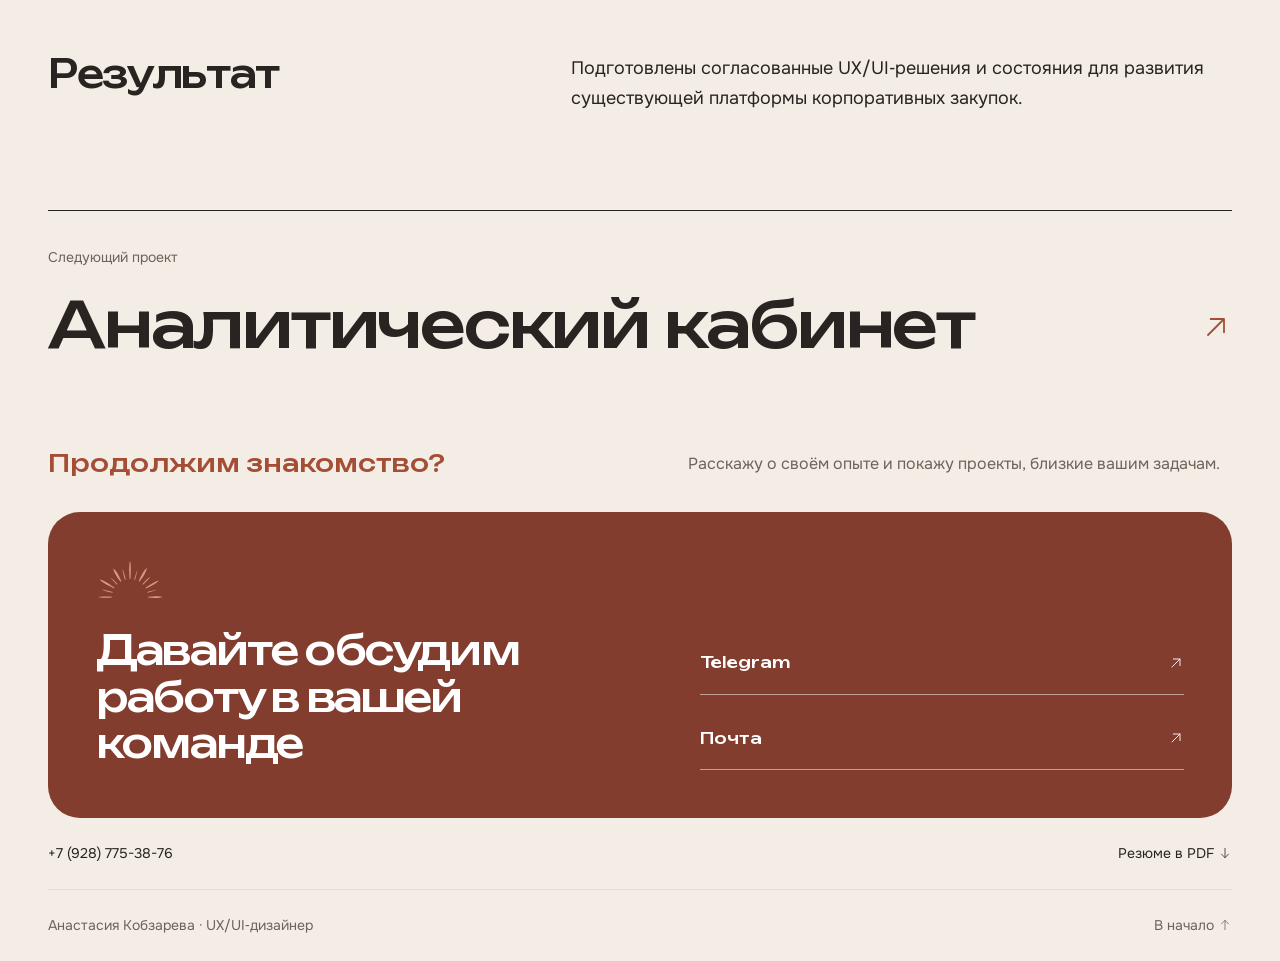
<file: auchan-business.html>
<!doctype html><html lang="ru"><head><meta charset="utf-8"><link rel="icon" href="assets/favicon.ico?v=brand-mark" type="image/x-icon" sizes="16x16 32x32 48x48"><meta name="robots" content="noindex, nofollow"><meta name="viewport" content="width=device-width,initial-scale=1"><meta name="theme-color" content="#f4ede5"><meta name="description" content="Развитие UX корпоративных закупок: корзина, программа лояльности и оформление заказа."><title>АШАН Бизнес — Анастасия Кобзарева</title><link rel="stylesheet" href="style.css?v=case-crop"><link rel="stylesheet" href="portfolio-six.css?v=case-crop"><link rel="stylesheet" href="brand.css?v=final-review-2"></head><body class="auchan-case"><a class="skip" href="#main">К&nbsp;содержанию</a><header class="header shell"><a class="signature" href="index.html" aria-label="Анастасия Кобзарева — главная"><span class="signature-symbol" aria-hidden="true"><img class="brand-mark" src="assets/logo-light.svg" width="300" height="168" alt=""></span><span class="signature-text">Анастасия Кобзарева<span class="signature-role">UX/UI &amp; Digital Designer</span></span></a><nav aria-label="Главная навигация"><a href="projects.html">Проекты</a><a href="index.html#about">Обо мне</a><a href="#contact">Контакты</a></nav></header><main id="main"><section class="case-header shell" id="top"><nav class="catalog-breadcrumb case-breadcrumb" aria-label="Хлебные крошки"><a class="plain-link" href="index.html">Главная</a><span aria-hidden="true">/</span><a class="plain-link" href="projects.html#work">Проекты</a><span aria-hidden="true">/</span><span aria-current="page">АШАН Бизнес</span></nav><div class="section-label">B2B · UX/UI</div><h1>АШАН Бизнес</h1><p>Развитие цифрового опыта корпоративных закупок. Корзина, программа лояльности и&nbsp;оформление заказов.</p></section><section class="shell"><figure class="case-figure auchan-hero-figure"><button class="image-button" data-image="assets/auchan-basket.webp" data-caption="Корзина АШАН Бизнес — состояние со скидкой 7%" aria-label="Увеличить: Корзина АШАН Бизнес — состояние со скидкой 7%"><img src="assets/auchan-basket.webp" width="1432" height="1600" alt="Корзина АШАН Бизнес — состояние со скидкой 7%" loading="lazy" decoding="async"></button><figcaption>Фрагмент исходного десктопного макета. Корзина, скидка и&nbsp;способ получения заказа.</figcaption></figure><dl class="case-meta"><div><dt>Роль</dt><dd>UX/UI&#8209;дизайнер · Аутстаффинг</dd></div><div><dt>Объём</dt><dd>Логика и&nbsp;состояния отдельных интерфейсов</dd></div><div><dt>Статус</dt><dd>Локальное превью · Реальные макеты</dd></div></dl><div class="case-story"><h2>Корпоративные закупки без&nbsp;лишних действий</h2><div><p>Развитие существующей B2B&#8209;платформы. Задача — улучшение работы с&nbsp;товарами в&nbsp;корзине, проектирование программы лояльности и&nbsp;состояний заказа с&nbsp;доставкой и&nbsp;самовывозом.</p><p>Роль — самостоятельная проработка UX/UI&#8209;решений с&nbsp;последующей презентацией и&nbsp;согласованием с&nbsp;менеджером.</p></div></div><div class="case-story"><h2>Артикул — в&nbsp;один клик</h2><div><p>Для&nbsp;оформления заказа на&nbsp;странице заявки требовалось вводить артикулы товаров. Чтобы не&nbsp;запоминать и&nbsp;не&nbsp;переписывать номера при&nbsp;переходе из&nbsp;корзины, добавлена кнопка копирования артикула.</p><p>Решение упрощает перенос номера между экранами и&nbsp;помогает избежать ошибок ручного ввода. Это аргумент UX&#8209;логики, а&nbsp;не&nbsp;измеренный результат тестирования.</p></div></div><ol class="handoff-rail"><li><span>01</span>Корзина</li><li><span>02</span>Копирование артикула</li><li><span>03</span>Поле заявки</li></ol><section class="article-flow" id="article-flow" aria-label="Перенос артикула из корзины в заявку"><div class="article-screen-grid"><div><h3><span>01 / Откуда</span>Корзина с&nbsp;артикулами</h3><figure class="case-figure article-figure"><button class="image-button" data-image="assets/auchan-article-cart.webp" data-caption="Корзина с артикулами товаров и кнопками копирования" aria-label="Увеличить: Корзина с артикулами товаров и кнопками копирования"><img src="assets/auchan-article-cart.webp" width="1600" height="1290" alt="Корзина с артикулами товаров и кнопками копирования" loading="lazy" decoding="async"></button><figcaption>Артикул расположен в&nbsp;строке товара рядом с&nbsp;иконкой копирования.</figcaption></figure></div><div><h3><span>02 / Куда</span>Заявка на&nbsp;оформление заказа</h3><figure class="case-figure article-figure"><button class="image-button" data-image="assets/auchan-article-request.webp" data-caption="Заявка на оформление заказа — поле Артикул товара" aria-label="Увеличить: Заявка на оформление заказа — поле Артикул товара"><img src="assets/auchan-article-request.webp" width="1600" height="1467" alt="Заявка на оформление заказа — поле Артикул товара" loading="lazy" decoding="async"></button><figcaption>Скопированный номер переносится в&nbsp;поле «Артикул товара»; количество указывается рядом.</figcaption></figure></div></div><div class="article-detail-grid"><div><h3>Действие в&nbsp;корзине</h3><figure class="case-figure article-figure"><button class="image-button" data-image="assets/auchan-article-copy.webp" data-caption="Кнопка Скопировать артикул в строке товара" aria-label="Увеличить: Кнопка Скопировать артикул в строке товара"><img src="assets/auchan-article-copy.webp" width="1549" height="277" alt="Кнопка Скопировать артикул в строке товара" loading="lazy" decoding="async"></button><figcaption>Крупный фрагмент исходного компонента: действие «Скопировать артикул».</figcaption></figure></div><div><h3>Поле для&nbsp;вставки</h3><figure class="case-figure article-figure"><button class="image-button" data-image="assets/auchan-article-field.webp" data-caption="Поле Артикул товара и количество в заявке" aria-label="Увеличить: Поле Артикул товара и количество в заявке"><img src="assets/auchan-article-field.webp" width="800" height="172" alt="Поле Артикул товара и количество в заявке" loading="lazy" decoding="async"></button><figcaption>Крупный фрагмент исходной формы. «Добавить артикул» позволяет указать следующий товар.</figcaption></figure></div></div></section><div class="case-story"><h2>Понятные условия скидки</h2><div><p>Спроектированы уровни скидки 5%, 7% и&nbsp;10%, индикатор прогресса до&nbsp;следующего уровня, окно правил и&nbsp;состояния корзины с&nbsp;применённой и&nbsp;неприменённой скидкой.</p></div></div><div class="auchan-detail-grid"><figure class="case-figure auchan-detail"><button class="image-button" data-image="assets/auchan-loyalty-5.webp" data-caption="Применённая скидка 5% и прогресс до 7%" aria-label="Увеличить: Применённая скидка 5% и прогресс до 7%"><img src="assets/auchan-loyalty-5.webp" width="440" height="510" alt="Применённая скидка 5% и прогресс до 7%" loading="lazy" decoding="async"></button><figcaption>Уровень 5%. Текущая скидка и&nbsp;сумма до&nbsp;следующего уровня.</figcaption></figure><figure class="case-figure auchan-detail"><button class="image-button" data-image="assets/auchan-loyalty-7.webp" data-caption="Применённая скидка 7% и прогресс до 10%" aria-label="Увеличить: Применённая скидка 7% и прогресс до 10%"><img src="assets/auchan-loyalty-7.webp" width="440" height="460" alt="Применённая скидка 7% и прогресс до 10%" loading="lazy" decoding="async"></button><figcaption>Уровень 7%. Следующий ориентир — скидка 10%.</figcaption></figure></div><figure class="case-figure "><button class="image-button" data-image="assets/auchan-rules.webp" data-caption="Окно условий получения скидки 5%, 7% и 10%" aria-label="Увеличить: Окно условий получения скидки 5%, 7% и 10%"><img src="assets/auchan-rules.webp" width="1600" height="1034" alt="Окно условий получения скидки 5%, 7% и 10%" loading="lazy" decoding="async"></button><figcaption>Правила программы поверх корзины: пороги заказа и&nbsp;условия применения скидки.</figcaption></figure><div class="case-story"><h2>Доставка <span class="case-title-line">или самовывоз</span></h2><div><p>Проработаны состояния оформления заказа для&nbsp;доставки и&nbsp;самовывоза с&nbsp;учётом скидки по&nbsp;программе лояльности.</p></div></div><div class="school-responsive"><div><h2>Корзина на&nbsp;мобильном</h2><p>Товары и&nbsp;управление количеством перестроены в&nbsp;вертикальную ленту. Показан фрагмент мобильного макета из&nbsp;того же исходного файла.</p></div><figure class="case-figure mobile-figure auchan-mobile-figure"><button class="image-button" data-image="assets/auchan-mobile.webp" data-caption="Мобильный макет корзины АШАН Бизнес" aria-label="Увеличить: Мобильный макет корзины АШАН Бизнес"><img src="assets/auchan-mobile.webp" width="320" height="1800" alt="Мобильный макет корзины АШАН Бизнес" loading="lazy" decoding="async"></button><figcaption>Фрагмент мобильной версии корзины.</figcaption></figure></div><div class="case-story"><h2>Результат</h2><div><p>Подготовлены согласованные UX/UI&#8209;решения и&nbsp;состояния для&nbsp;развития существующей платформы корпоративных закупок.</p></div></div></section><section class="next-case shell"><span class="section-label">Следующий проект</span><a href="university.html"><h2>Аналитический кабинет</h2><span><svg class="site-arrow" width="24" height="24" viewBox="0 0 24 24" fill="none" stroke="currentColor" stroke-width="1.5" stroke-linecap="round" stroke-linejoin="round" aria-hidden="true" focusable="false"><path d="M6 18 18 6 M8 6h10v10"/></svg></span></a></section></main><dialog class="image-dialog" aria-labelledby="image-dialog-title"><div class="image-toolbar"><span id="image-dialog-title">Просмотр макета</span><div><button type="button" data-zoom="out" aria-label="Уменьшить изображение">−</button><button type="button" data-zoom="fit">Вписать</button><button type="button" data-zoom="in" aria-label="Увеличить изображение">+</button><button type="button" class="close-image" aria-label="Закрыть просмотр макета">Закрыть ×</button></div></div><div class="image-viewport" tabindex="0" aria-label="Макет. Прокрутите, чтобы рассмотреть детали"><img alt=""></div></dialog><section class="contact shell" id="contact"><div class="contact-intro"><span class="eyebrow contact-kicker" role="heading" aria-level="2">Продолжим знакомство?</span><p>Расскажу о&nbsp;своём опыте и&nbsp;покажу проекты, близкие вашим задачам.</p></div><div class="contact-panel"><div><span class="contact-star" aria-hidden="true"><img class="brand-mark" src="assets/logo-dark.svg" width="300" height="168" alt=""></span><h2 class="contact-title"><span>Давайте обсудим</span><span>работу в&nbsp;вашей</span><span>команде</span></h2></div><div class="contact-links"><a href="https://t.me/Anastasia_Website" target="_blank" rel="noopener noreferrer">Telegram <span><svg class="site-arrow" width="24" height="24" viewBox="0 0 24 24" fill="none" stroke="currentColor" stroke-width="1.5" stroke-linecap="round" stroke-linejoin="round" aria-hidden="true" focusable="false"><path d="M6 18 18 6 M8 6h10v10"/></svg></span></a><a href="mailto:nastasyshka1@gmail.com">Почта <span><svg class="site-arrow" width="24" height="24" viewBox="0 0 24 24" fill="none" stroke="currentColor" stroke-width="1.5" stroke-linecap="round" stroke-linejoin="round" aria-hidden="true" focusable="false"><path d="M6 18 18 6 M8 6h10v10"/></svg></span></a></div></div><div class="contact-foot"><a href="tel:+79287753876">+7 (928) 775-38-76</a><a href="assets/Anastasia-Kobzareva-Resume.pdf?v=c9bdb97de93b" download>Резюме в&nbsp;PDF <svg class="site-arrow" width="24" height="24" viewBox="0 0 24 24" fill="none" stroke="currentColor" stroke-width="1.5" stroke-linecap="round" stroke-linejoin="round" aria-hidden="true" focusable="false"><path d="M12 4v16 M6 14l6 6 6-6"/></svg></a></div></section><footer class="shell footer"><span>Анастасия Кобзарева · UX/UI&#8209;дизайнер</span><a href="#top">В&nbsp;начало <svg class="site-arrow" width="24" height="24" viewBox="0 0 24 24" fill="none" stroke="currentColor" stroke-width="1.5" stroke-linecap="round" stroke-linejoin="round" aria-hidden="true" focusable="false"><path d="M12 20V4 M6 10l6-6 6 6"/></svg></a></footer><script src="script.js"></script></body></html>
</file>
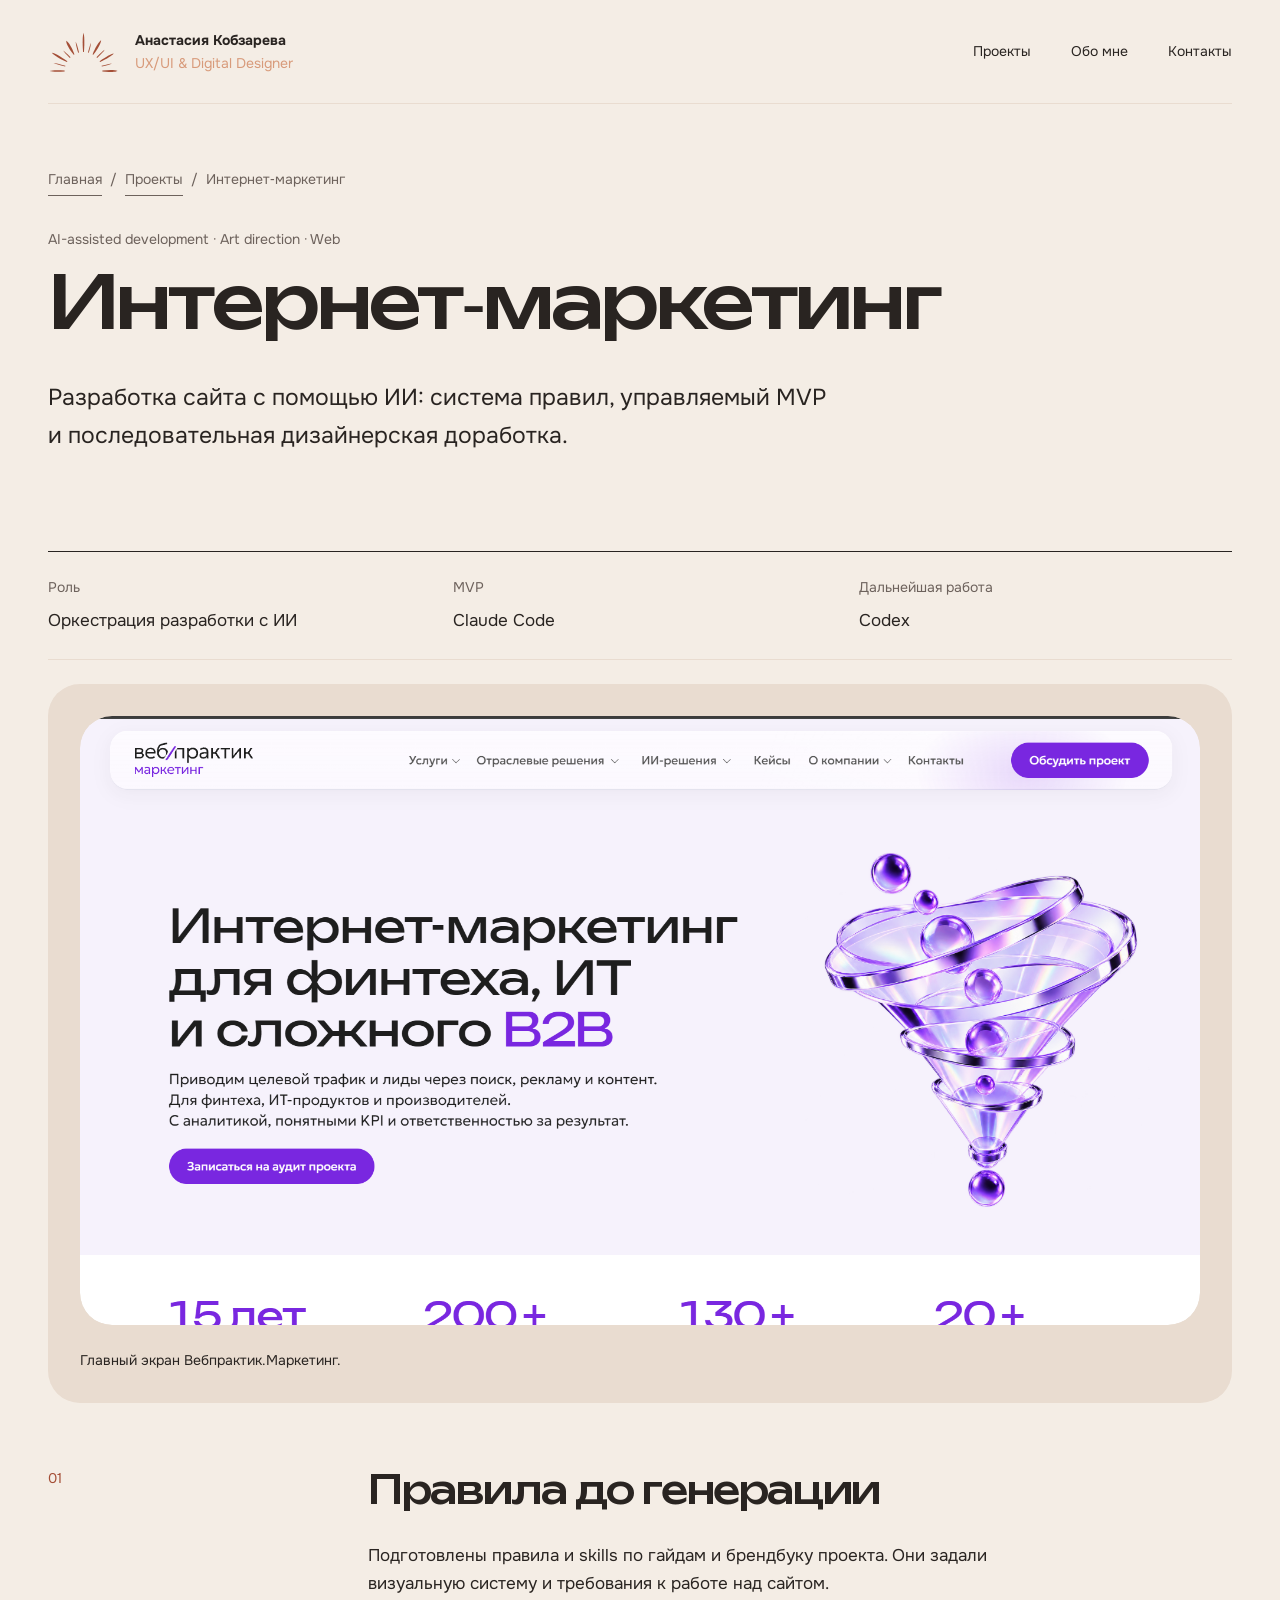
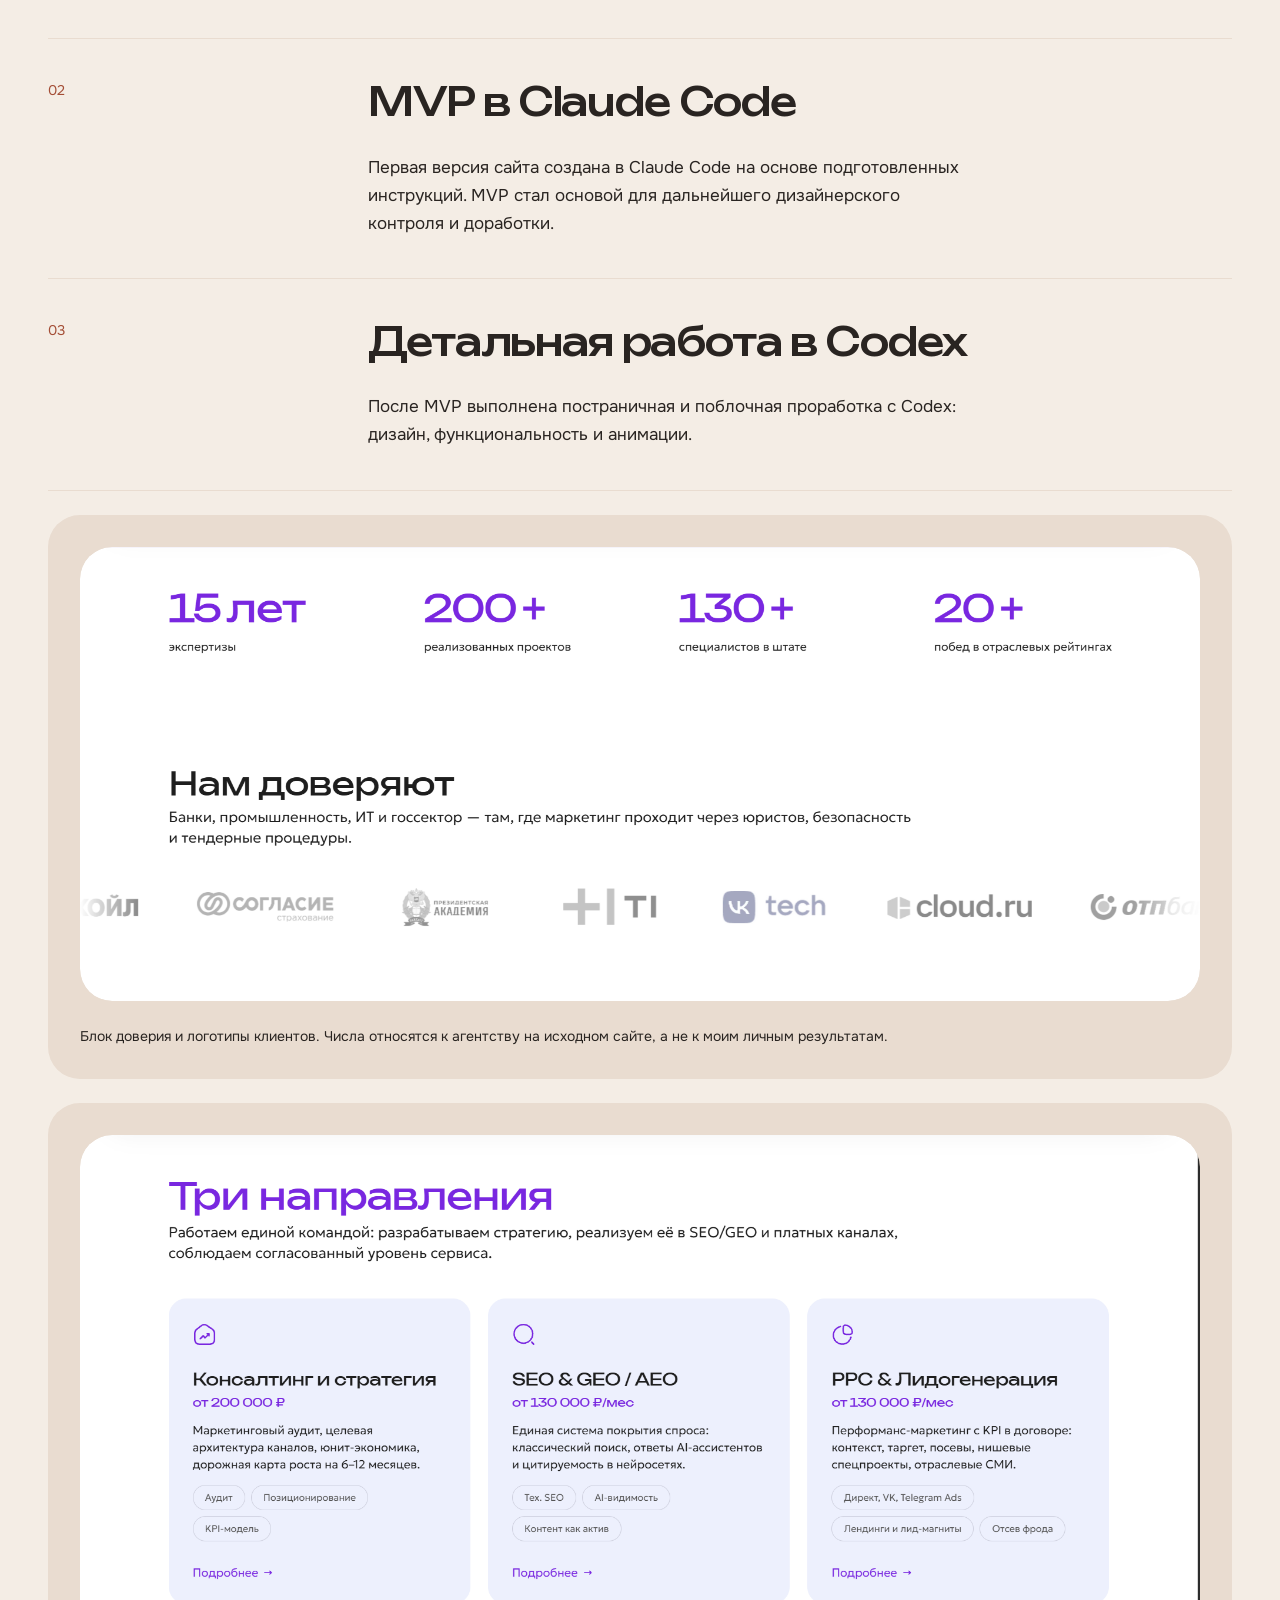
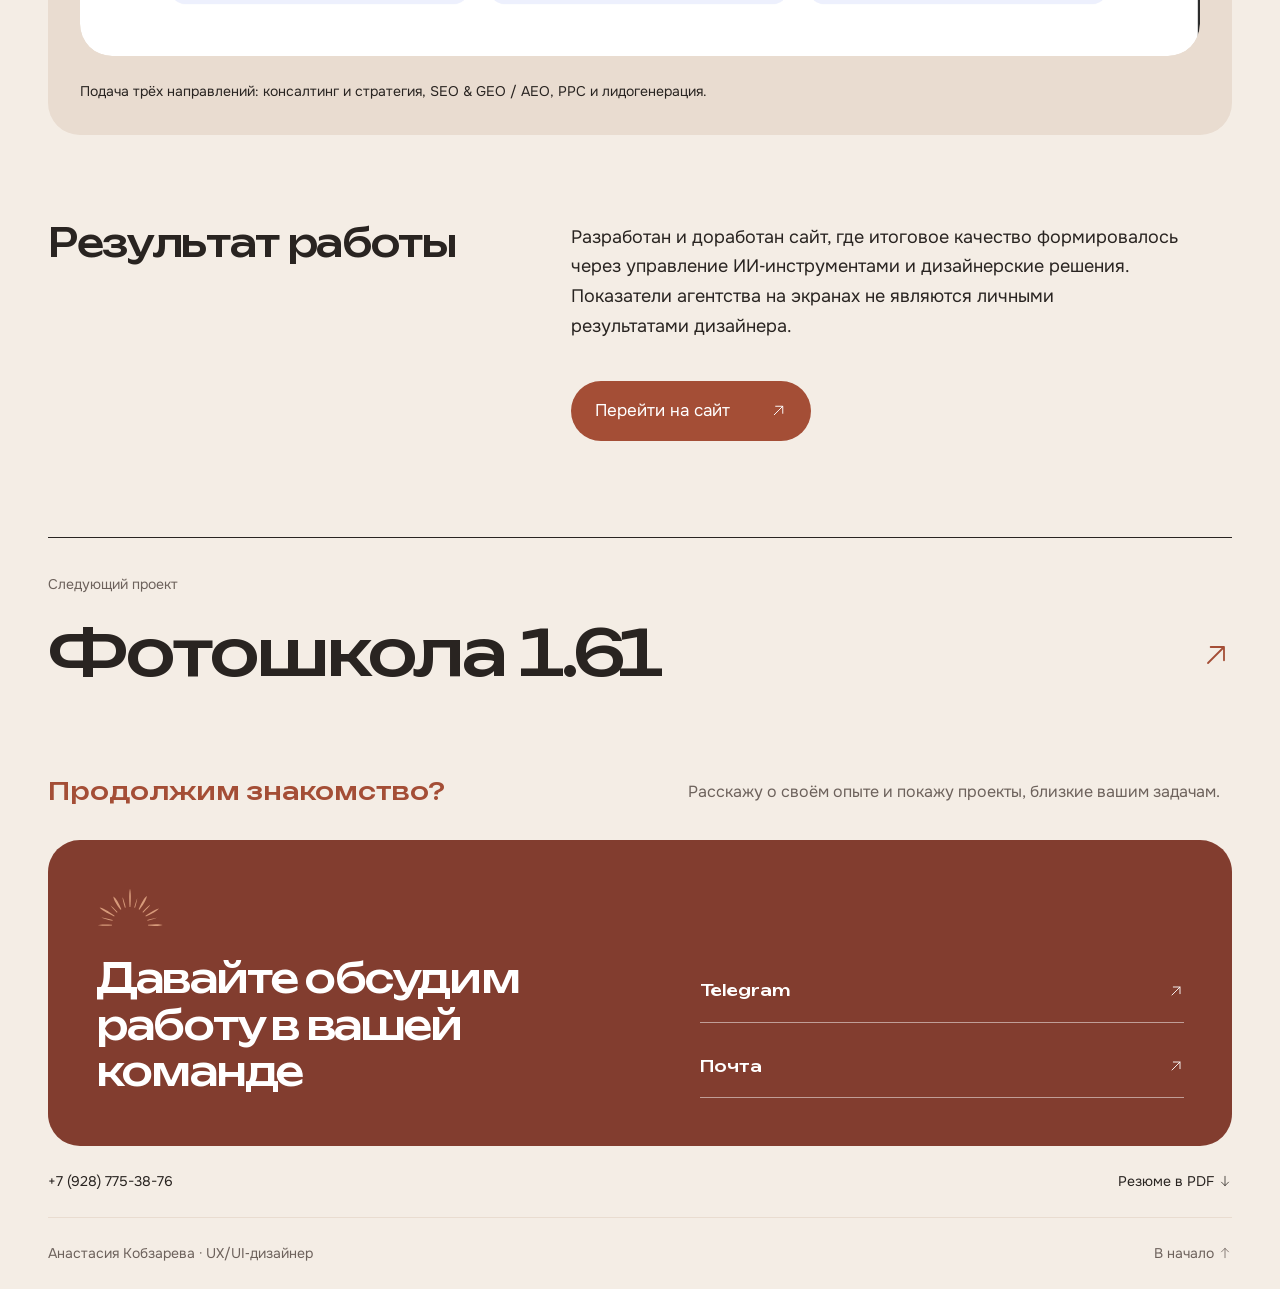
<file: marketing.html>
<!doctype html><html lang="ru"><head><meta charset="utf-8"><link rel="icon" href="assets/favicon.ico?v=brand-mark" type="image/x-icon" sizes="16x16 32x32 48x48"><meta name="robots" content="noindex, nofollow"><meta name="viewport" content="width=device-width,initial-scale=1"><meta name="theme-color" content="#f4ede5"><meta name="description" content="Процесс создания сайта с Claude&nbsp;Code и Codex: правила бренда, MVP и детальная проработка."><title>Вебпрактик.Маркетинг — Анастасия Кобзарева</title><link rel="stylesheet" href="style.css?v=case-crop"><link rel="stylesheet" href="portfolio-six.css?v=case-crop"><link rel="stylesheet" href="brand.css?v=final-review-2"></head><body><a class="skip" href="#main">К&nbsp;содержанию</a><header class="header shell"><a class="signature" href="index.html" aria-label="Анастасия Кобзарева — главная"><span class="signature-symbol" aria-hidden="true"><img class="brand-mark" src="assets/logo-light.svg" width="300" height="168" alt=""></span><span class="signature-text">Анастасия Кобзарева<span class="signature-role">UX/UI &amp; Digital Designer</span></span></a><nav aria-label="Главная навигация"><a href="projects.html">Проекты</a><a href="index.html#about">Обо мне</a><a href="#contact">Контакты</a></nav></header><main id="main"><section class="case-header shell" id="top"><nav class="catalog-breadcrumb case-breadcrumb" aria-label="Хлебные крошки"><a class="plain-link" href="index.html">Главная</a><span aria-hidden="true">/</span><a class="plain-link" href="projects.html#work">Проекты</a><span aria-hidden="true">/</span><span aria-current="page">Интернет&#8209;маркетинг</span></nav><div class="section-label">AI-assisted development · Art direction · Web</div><h1 class="marketing-title">Интернет&#8209;маркетинг</h1><p>Разработка сайта с&nbsp;помощью ИИ: система правил, управляемый MVP и&nbsp;последовательная дизайнерская доработка.</p></section><section class="shell"><dl class="case-meta"><div><dt>Роль</dt><dd>Оркестрация разработки с&nbsp;ИИ</dd></div><div><dt>MVP</dt><dd>Claude&nbsp;Code</dd></div><div><dt>Дальнейшая работа</dt><dd>Codex</dd></div></dl><figure class="case-figure"><button class="image-button" data-image="assets/marketing-hero.png" data-caption="Первый экран сайта Вебпрактик.Маркетинг" aria-label="Увеличить: Первый экран сайта Вебпрактик.Маркетинг"><img width="1898" height="1032" class="" src="assets/marketing-hero.png" alt="Первый экран сайта Вебпрактик.Маркетинг" loading="lazy" decoding="async"></button><figcaption>Главный экран Вебпрактик.Маркетинг.</figcaption></figure><ol class="process-list"><li><span>01</span><div><h2>Правила до&nbsp;генерации</h2><p>Подготовлены правила и&nbsp;skills по&nbsp;гайдам и&nbsp;брендбуку проекта. Они задали визуальную систему и&nbsp;требования к&nbsp;работе над&nbsp;сайтом.</p></div></li><li><span>02</span><div><h2>MVP в&nbsp;Claude&nbsp;Code</h2><p>Первая версия сайта создана в&nbsp;Claude&nbsp;Code на&nbsp;основе подготовленных инструкций. MVP стал основой для&nbsp;дальнейшего дизайнерского контроля и&nbsp;доработки.</p></div></li><li><span>03</span><div><h2>Детальная работа в&nbsp;Codex</h2><p>После MVP выполнена постраничная и&nbsp;поблочная проработка с&nbsp;Codex: дизайн, функциональность и&nbsp;анимации.</p></div></li></ol><figure class="case-figure"><button class="image-button" data-image="assets/marketing-trust.png" data-caption="Блок доверия сайта Вебпрактик.Маркетинг" aria-label="Увеличить: Блок доверия сайта Вебпрактик.Маркетинг"><img width="1900" height="771" class="" src="assets/marketing-trust.png" alt="Блок доверия сайта Вебпрактик.Маркетинг" loading="lazy" decoding="async"></button><figcaption>Блок доверия и&nbsp;логотипы клиентов. Числа относятся к&nbsp;агентству на&nbsp;исходном сайте, а&nbsp;не&nbsp;к&nbsp;моим личным результатам.</figcaption></figure><figure class="case-figure"><button class="image-button" data-image="assets/marketing-services.png" data-caption="Три направления услуг на сайте Вебпрактик.Маркетинг" aria-label="Увеличить: Три направления услуг на сайте Вебпрактик.Маркетинг"><img width="1905" height="886" class="" src="assets/marketing-services.png" alt="Три направления услуг на сайте Вебпрактик.Маркетинг" loading="lazy" decoding="async"></button><figcaption>Подача трёх направлений: консалтинг и&nbsp;стратегия, SEO & GEO / AEO, PPC и&nbsp;лидогенерация.</figcaption></figure><div class="case-story"><h2>Результат работы</h2><div><p>Разработан и&nbsp;доработан сайт, где итоговое качество формировалось через управление ИИ&#8209;инструментами и&nbsp;дизайнерские решения. Показатели агентства на&nbsp;экранах не&nbsp;являются личными результатами дизайнера.</p><a class="button" href="https://webpractik.marketing/lander" target="_blank" rel="noopener noreferrer">Перейти на&nbsp;сайт <span><svg class="site-arrow" width="24" height="24" viewBox="0 0 24 24" fill="none" stroke="currentColor" stroke-width="1.5" stroke-linecap="round" stroke-linejoin="round" aria-hidden="true" focusable="false"><path d="M6 18 18 6 M8 6h10v10"/></svg></span></a></div></div></section><section class="next-case shell"><span class="section-label">Следующий проект</span><a href="photoschool.html"><h2>Фотошкола 1.61</h2><span><svg class="site-arrow" width="24" height="24" viewBox="0 0 24 24" fill="none" stroke="currentColor" stroke-width="1.5" stroke-linecap="round" stroke-linejoin="round" aria-hidden="true" focusable="false"><path d="M6 18 18 6 M8 6h10v10"/></svg></span></a></section></main><dialog class="image-dialog" aria-labelledby="image-dialog-title"><div class="image-toolbar"><span id="image-dialog-title">Просмотр макета</span><div><button type="button" data-zoom="out" aria-label="Уменьшить изображение">−</button><button type="button" data-zoom="fit">Вписать</button><button type="button" data-zoom="in" aria-label="Увеличить изображение">+</button><button type="button" class="close-image" aria-label="Закрыть просмотр макета">Закрыть ×</button></div></div><div class="image-viewport" tabindex="0" aria-label="Макет. Прокрутите, чтобы рассмотреть детали"><img alt=""></div></dialog><section class="contact shell" id="contact"><div class="contact-intro"><span class="eyebrow contact-kicker" role="heading" aria-level="2">Продолжим знакомство?</span><p>Расскажу о&nbsp;своём опыте и&nbsp;покажу проекты, близкие вашим задачам.</p></div><div class="contact-panel"><div><span class="contact-star" aria-hidden="true"><img class="brand-mark" src="assets/logo-dark.svg" width="300" height="168" alt=""></span><h2 class="contact-title"><span>Давайте обсудим</span><span>работу в&nbsp;вашей</span><span>команде</span></h2></div><div class="contact-links"><a href="https://t.me/Anastasia_Website" target="_blank" rel="noopener noreferrer">Telegram <span><svg class="site-arrow" width="24" height="24" viewBox="0 0 24 24" fill="none" stroke="currentColor" stroke-width="1.5" stroke-linecap="round" stroke-linejoin="round" aria-hidden="true" focusable="false"><path d="M6 18 18 6 M8 6h10v10"/></svg></span></a><a href="mailto:nastasyshka1@gmail.com">Почта <span><svg class="site-arrow" width="24" height="24" viewBox="0 0 24 24" fill="none" stroke="currentColor" stroke-width="1.5" stroke-linecap="round" stroke-linejoin="round" aria-hidden="true" focusable="false"><path d="M6 18 18 6 M8 6h10v10"/></svg></span></a></div></div><div class="contact-foot"><a href="tel:+79287753876">+7 (928) 775-38-76</a><a href="assets/Anastasia-Kobzareva-Resume.pdf?v=c9bdb97de93b" download>Резюме в&nbsp;PDF <svg class="site-arrow" width="24" height="24" viewBox="0 0 24 24" fill="none" stroke="currentColor" stroke-width="1.5" stroke-linecap="round" stroke-linejoin="round" aria-hidden="true" focusable="false"><path d="M12 4v16 M6 14l6 6 6-6"/></svg></a></div></section><footer class="shell footer"><span>Анастасия Кобзарева · UX/UI&#8209;дизайнер</span><a href="#top">В&nbsp;начало <svg class="site-arrow" width="24" height="24" viewBox="0 0 24 24" fill="none" stroke="currentColor" stroke-width="1.5" stroke-linecap="round" stroke-linejoin="round" aria-hidden="true" focusable="false"><path d="M12 20V4 M6 10l6-6 6 6"/></svg></a></footer><script src="script.js"></script></body></html>
</file>
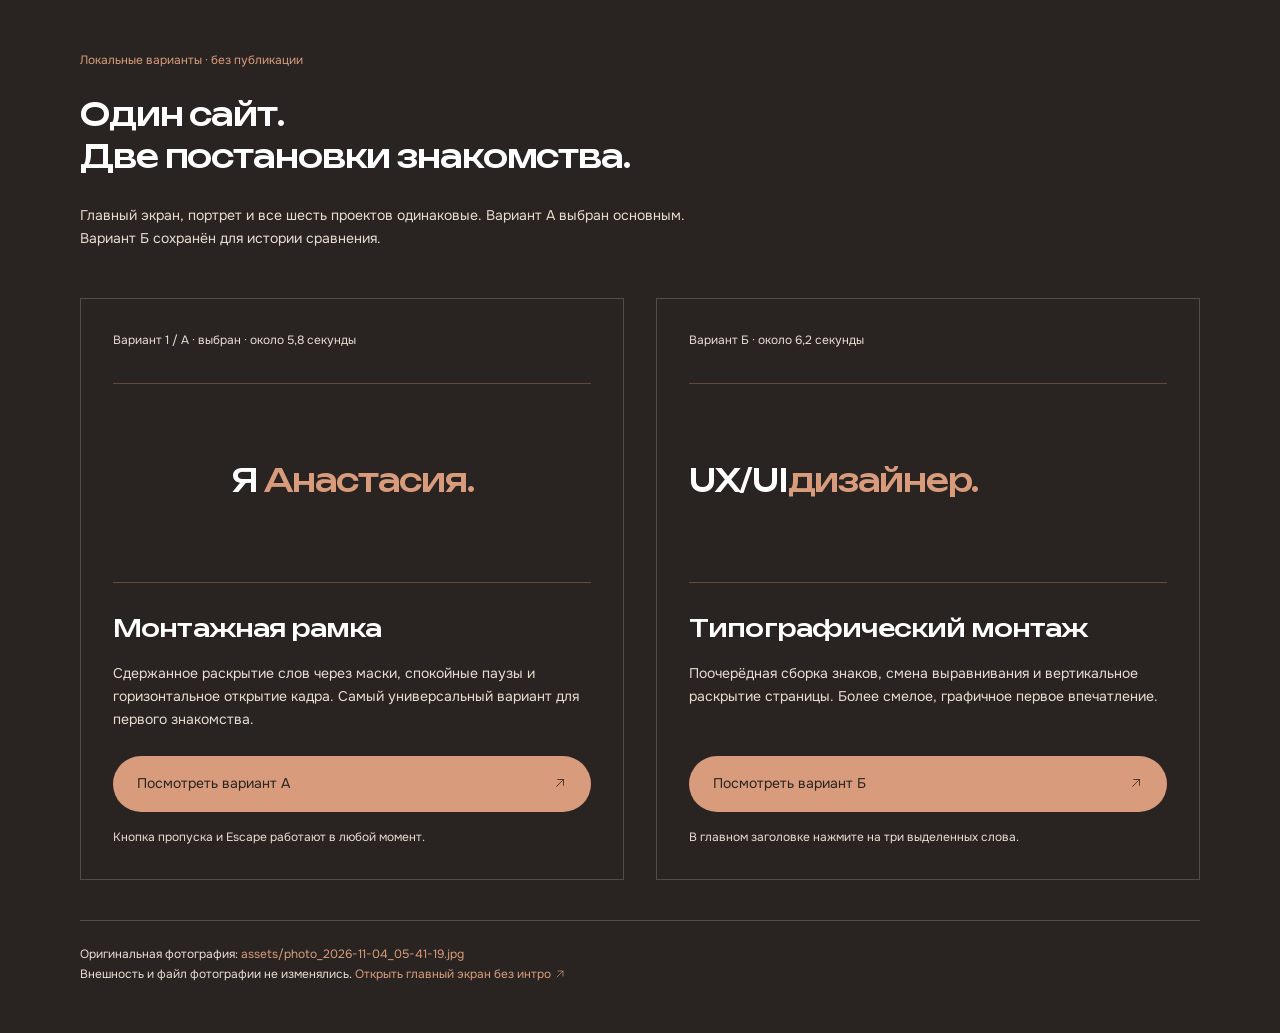
<file: motion-preview.html>
<!doctype html><html lang="ru"><head><meta charset="utf-8"><meta name="viewport" content="width=device-width,initial-scale=1"><meta name="robots" content="noindex"><title>Интро 1 выбрано — локальное сравнение</title><link rel="stylesheet" href="style.css?v=case-crop"><style>body{background:#292421;color:#fff}.compare{width:min(1120px,calc(100% - 48px));margin:auto;padding:48px 0}.compare h1{font-size:32px;max-width:800px;margin:24px 0}.compare>p{color:#e9dcd0;max-width:640px}.compare-grid{display:grid;grid-template-columns:1fr 1fr;gap:32px;margin-top:48px}.concept{border:1px solid #ffffff30;padding:32px;display:flex;flex-direction:column;min-width:0}.concept .label{font-size:12px;color:#e9dcd0}.concept-art{height:200px;display:flex;align-items:center;justify-content:center;border-block:1px solid #d89b7b50;margin:32px 0;font-family:Bounded;font-size:32px;letter-spacing:-.04em}.concept-art b{font-weight:500;color:#d89b7b}.concept h2{margin-bottom:16px}.concept p{color:#e9dcd0;margin-bottom:24px}.concept a{margin-top:auto}.concept small{font-size:12px;color:#e9dcd0;margin-top:16px}.compare a:focus-visible{outline-color:#d89b7b}.compare-foot{border-top:1px solid #ffffff30;padding-top:24px;margin-top:40px;font-size:12px;color:#e9dcd0}.compare-foot a{color:#d89b7b}.original-name{color:#d89b7b;font-size:12px;overflow-wrap:anywhere}.compare .button{background:#d89b7b;color:#292421}.compare .button:hover{background:#f0ffbb}@media(max-width:700px){.compare{width:calc(100% - 32px);padding-top:32px}.compare-grid{grid-template-columns:1fr;gap:24px;margin-top:32px}.concept{padding:24px}.concept-art{height:160px}.compare h1{font-size:32px}}</style><link rel="stylesheet" href="brand.css?v=final-review-2"><link rel="icon" href="assets/favicon.ico?v=brand-mark" type="image/x-icon" sizes="16x16 32x32 48x48"></head><body><main class="compare"><span class="original-name">Локальные варианты · без публикации</span><h1>Один сайт.<br>Две постановки знакомства.</h1><p>Главный экран, портрет и все шесть проектов одинаковые. Вариант А выбран основным. Вариант Б сохранён для истории сравнения.</p><div class="compare-grid"><article class="concept"><span class="label">Вариант 1 / А · выбран · около 5,8 секунды</span><div class="concept-art">Я&nbsp;<b>Анастасия.</b></div><h2>Монтажная рамка</h2><p>Сдержанное раскрытие слов через маски, спокойные паузы и горизонтальное открытие кадра. Самый универсальный вариант для первого знакомства.</p><a class="button" href="index.html?intro=a&amp;preview=1">Посмотреть вариант А <span><svg class="site-arrow" width="24" height="24" viewBox="0 0 24 24" fill="none" stroke="currentColor" stroke-width="1.5" stroke-linecap="round" stroke-linejoin="round" aria-hidden="true" focusable="false"><path d="M6 18 18 6 M8 6h10v10"/></svg></span></a><small>Кнопка пропуска и Escape работают в любой момент.</small></article><article class="concept"><span class="label">Вариант Б · около 6,2 секунды</span><div class="concept-art" style="justify-content:flex-start">UX/UI<br><b>дизайнер.</b></div><h2>Типографический монтаж</h2><p>Поочерёдная сборка знаков, смена выравнивания и вертикальное раскрытие страницы. Более смелое, графичное первое впечатление.</p><a class="button" href="index.html?intro=b&amp;preview=1">Посмотреть вариант Б <span><svg class="site-arrow" width="24" height="24" viewBox="0 0 24 24" fill="none" stroke="currentColor" stroke-width="1.5" stroke-linecap="round" stroke-linejoin="round" aria-hidden="true" focusable="false"><path d="M6 18 18 6 M8 6h10v10"/></svg></span></a><small>В главном заголовке нажмите на три выделенных слова.</small></article></div><div class="compare-foot"><p>Оригинальная фотография: <span class="original-name">assets/photo_2026-11-04_05-41-19.jpg</span></p><p>Внешность и файл фотографии не изменялись. <a href="index.html#top">Открыть главный экран без интро <svg class="site-arrow" width="24" height="24" viewBox="0 0 24 24" fill="none" stroke="currentColor" stroke-width="1.5" stroke-linecap="round" stroke-linejoin="round" aria-hidden="true" focusable="false"><path d="M6 18 18 6 M8 6h10v10"/></svg></a></p></div></main></body></html>
</file>
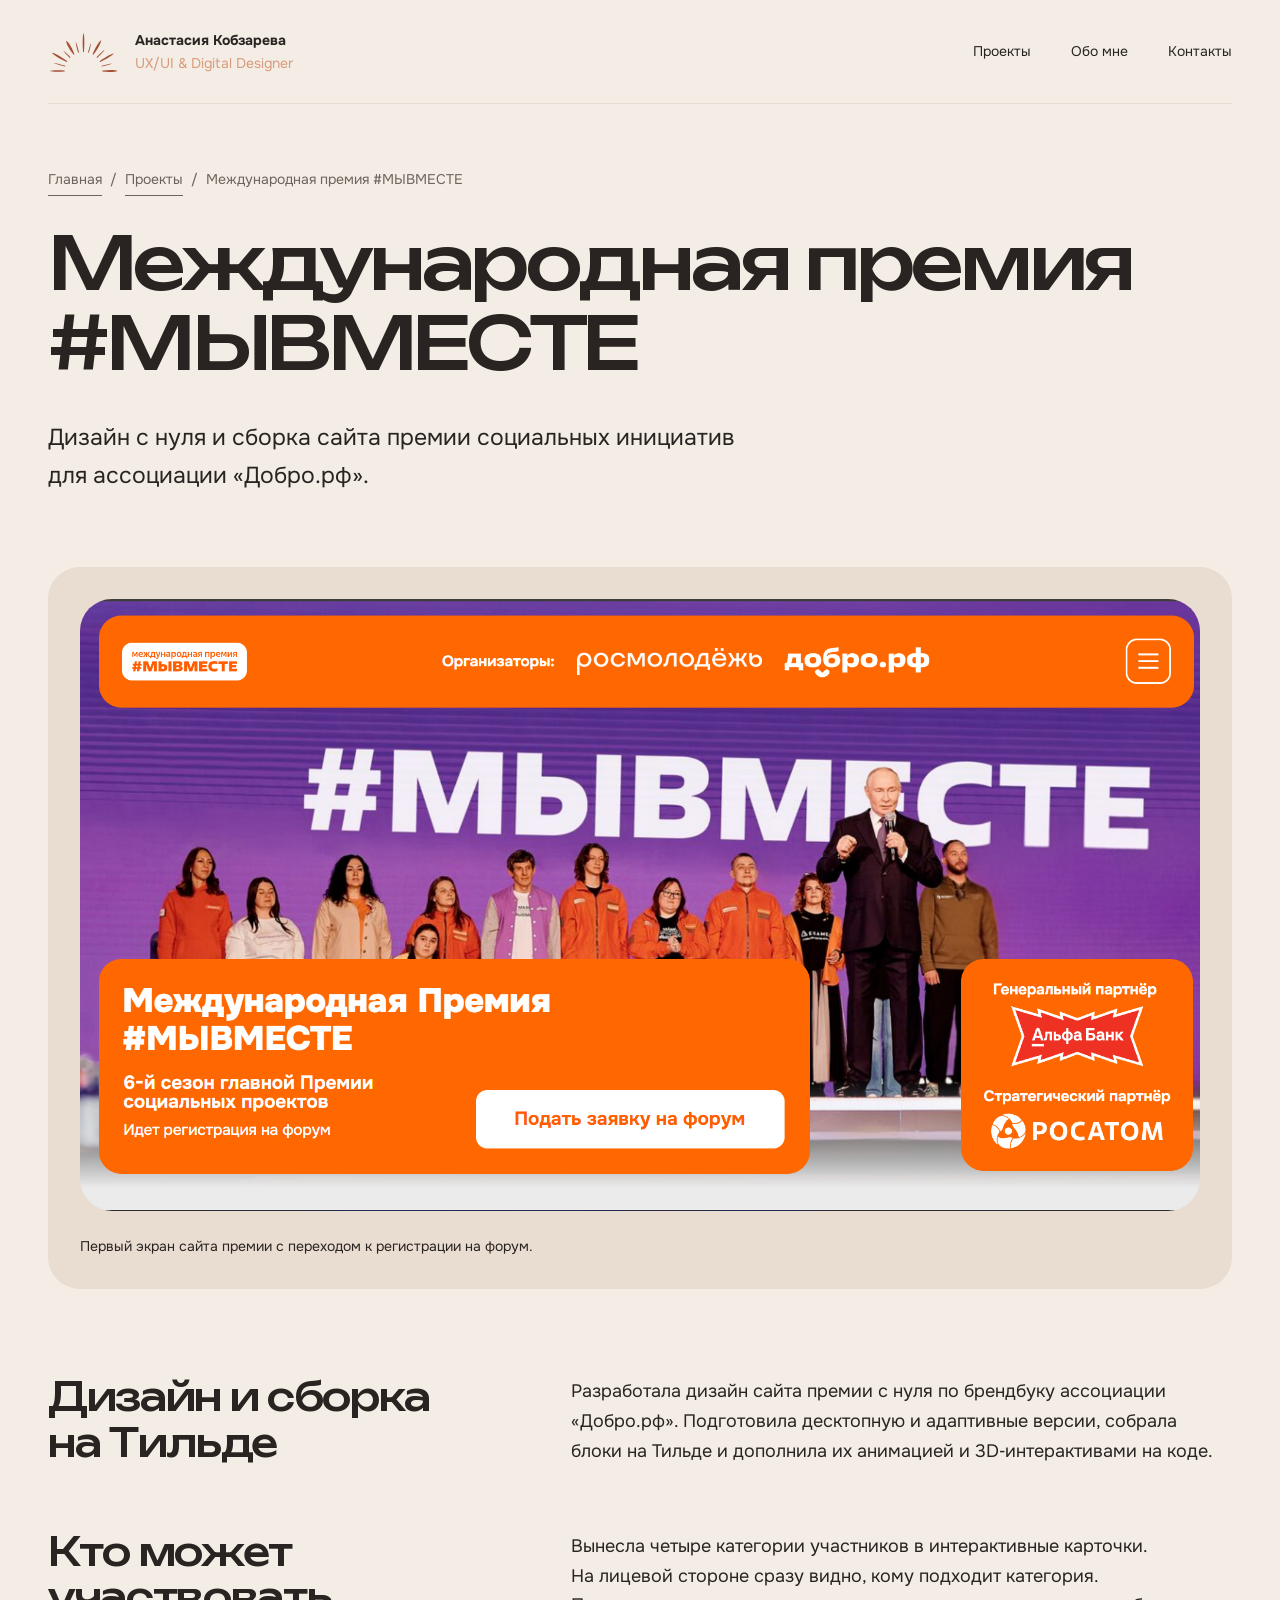
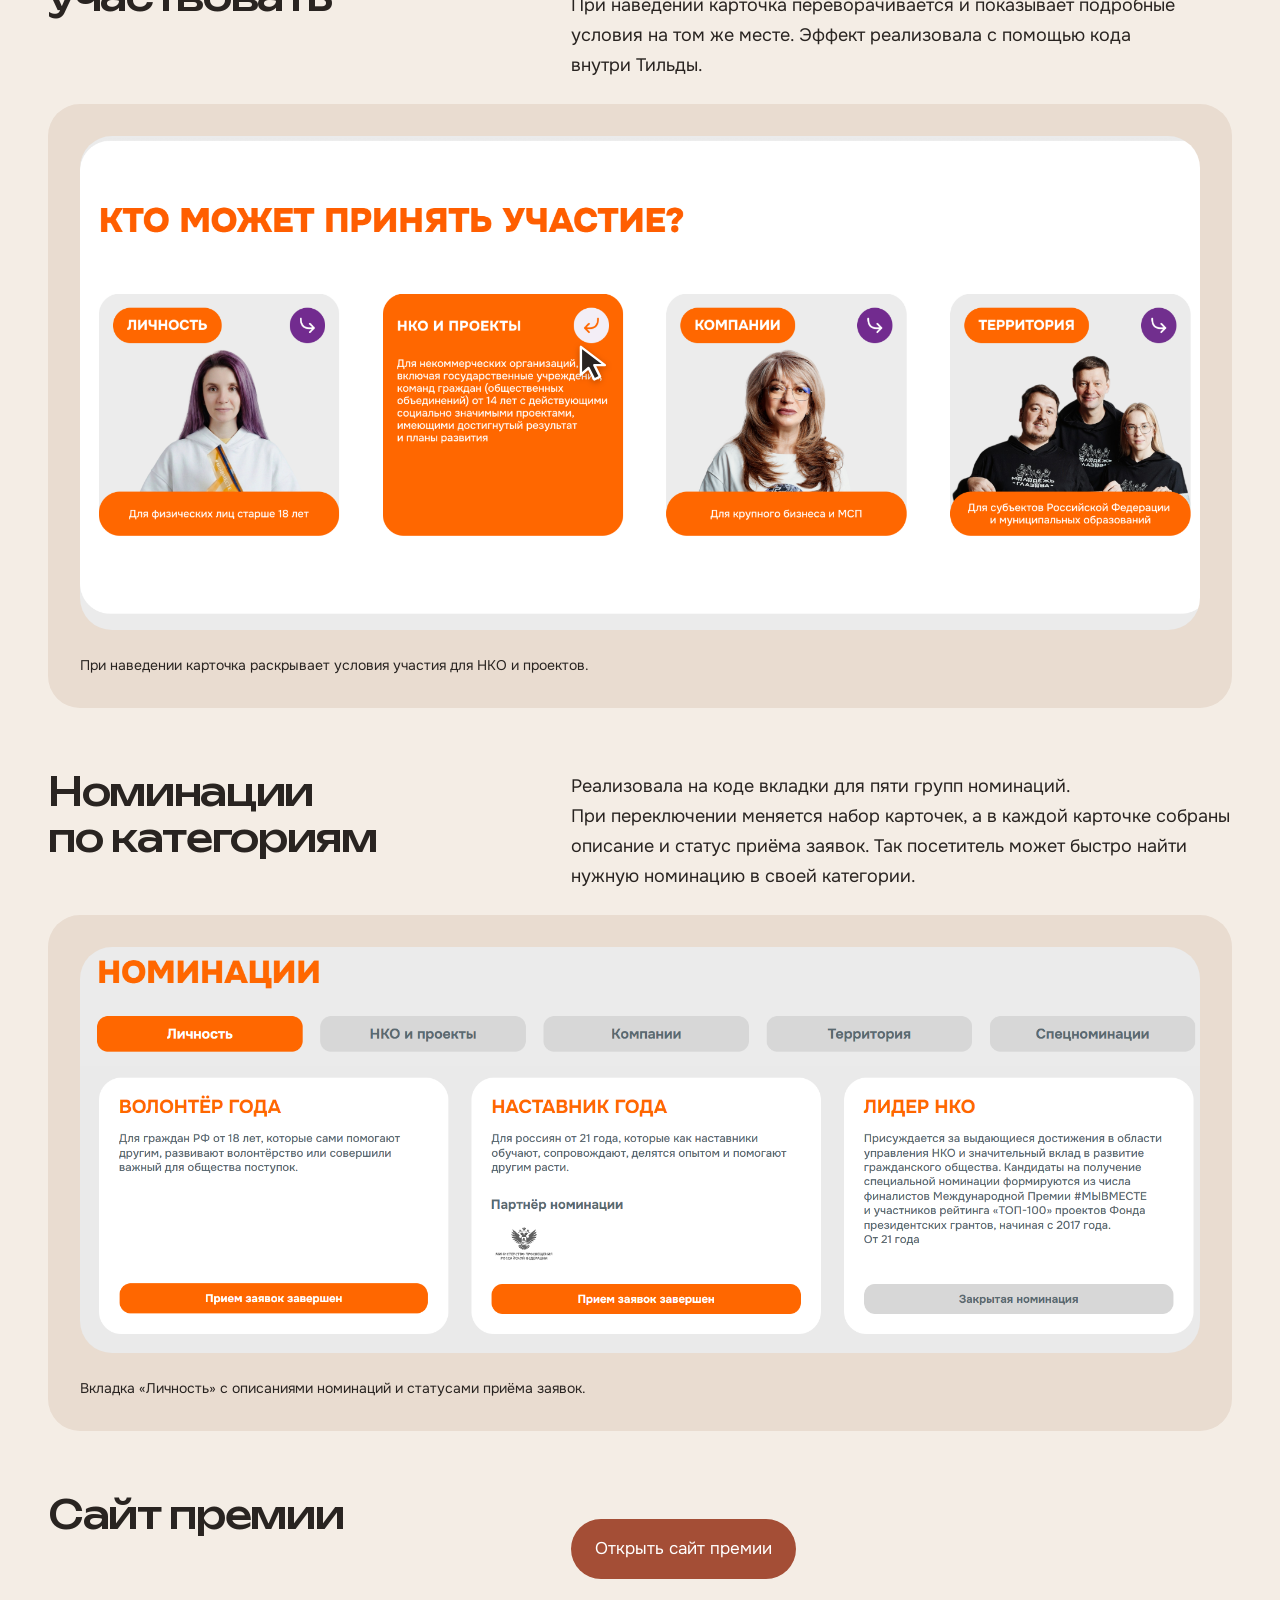
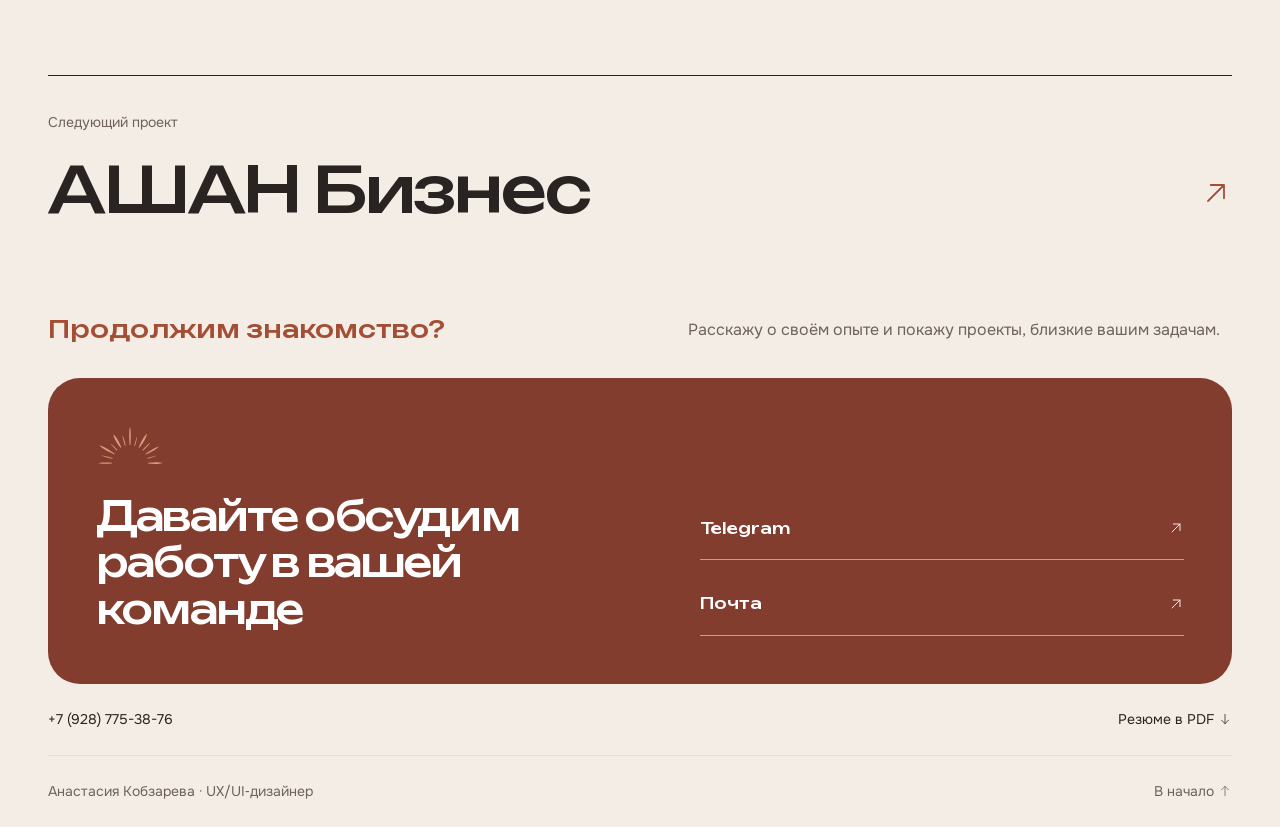
<file: myvmeste.html>
<!doctype html>
<html lang="ru"><head><meta charset="utf-8"><meta name="viewport" content="width=device-width,initial-scale=1"><meta name="robots" content="noindex,nofollow"><title>Международная премия #МЫВМЕСТЕ</title><link rel="stylesheet" href="style.css?v=case-crop"><link rel="stylesheet" href="portfolio-six.css?v=case-crop"><link rel="stylesheet" href="brand.css?v=final-review-2"><link rel="icon" href="assets/favicon.ico?v=brand-mark" type="image/x-icon" sizes="16x16 32x32 48x48"></head><body><a class="skip" href="#main">К&nbsp;содержанию</a>
<header class="header shell"><a class="signature" href="index.html" aria-label="Анастасия Кобзарева — главная"><span class="signature-symbol" aria-hidden="true"><img class="brand-mark" src="assets/logo-light.svg" width="300" height="168" alt=""></span><span class="signature-text">Анастасия Кобзарева<span class="signature-role">UX/UI &amp; Digital Designer</span></span></a><nav aria-label="Главная навигация"><a href="projects.html">Проекты</a><a href="index.html#about">Обо мне</a><a href="#contact">Контакты</a></nav></header><main id="main"><section class="case-header shell" id="top"><nav class="catalog-breadcrumb case-breadcrumb" aria-label="Хлебные крошки"><a class="plain-link" href="index.html">Главная</a><span aria-hidden="true">/</span><a class="plain-link" href="projects.html">Проекты</a><span aria-hidden="true">/</span><span aria-current="page">Международная премия #МЫВМЕСТЕ</span></nav><h1>Международная премия #МЫВМЕСТЕ</h1><p>Дизайн с&nbsp;нуля и&nbsp;сборка сайта премии социальных инициатив для&nbsp;ассоциации «Добро.рф».</p></section><section class="shell" aria-label="О проекте">
<figure class="case-figure"><img src="assets/myvmeste-hero.png" width="1898" height="1037" alt="Первый экран сайта премии #МЫВМЕСТЕ с кнопкой регистрации на форум" decoding="async"><figcaption>Первый экран сайта премии с&nbsp;переходом к&nbsp;регистрации на&nbsp;форум.</figcaption></figure>
<div class="case-story"><h2>Дизайн и&nbsp;сборка на&nbsp;Тильде</h2><div><p>Разработала дизайн сайта премии с&nbsp;нуля по&nbsp;брендбуку ассоциации «Добро.рф». Подготовила десктопную и&nbsp;адаптивные версии, собрала блоки на&nbsp;Тильде и&nbsp;дополнила их анимацией и&nbsp;3D&#8209;интерактивами на&nbsp;коде.</p></div></div>
<div class="case-story"><h2>Кто может участвовать</h2><div><p>Вынесла четыре категории участников в&nbsp;интерактивные карточки. На&nbsp;лицевой стороне сразу видно, кому подходит категория. При&nbsp;наведении карточка переворачивается и&nbsp;показывает подробные условия на&nbsp;том&nbsp;же месте. Эффект реализовала с&nbsp;помощью кода внутри Тильды.</p></div></div>
<figure class="case-figure"><div class="participants-preview"><img src="assets/myvmeste-participants.png" width="1901" height="838" alt="Четыре категории участников, карточка «НКО и проекты» раскрыта" loading="lazy" decoding="async"><svg class="participants-cursor" viewBox="0 0 32 40" fill="none" aria-hidden="true" focusable="false"><path d="M3 3v29l8-7 6 12 6-3-6-12h11L3 3Z" fill="#292421" stroke="#fff" stroke-width="2.5" stroke-linejoin="round"/></svg></div><figcaption>При&nbsp;наведении карточка раскрывает условия участия для&nbsp;НКО и&nbsp;проектов.</figcaption></figure>
<div class="case-story"><h2>Номинации по&nbsp;категориям</h2><div><p>Реализовала на&nbsp;коде вкладки для&nbsp;пяти групп номинаций. При&nbsp;переключении меняется набор карточек, а&nbsp;в&nbsp;каждой карточке собраны описание и&nbsp;статус приёма заявок. Так посетитель может быстро найти нужную номинацию в&nbsp;своей категории.</p></div></div>
<figure class="case-figure"><img src="assets/myvmeste-nominations.png" width="1897" height="687" alt="Вкладки номинаций премии и три карточки выбранной категории" loading="lazy" decoding="async"><figcaption>Вкладка «Личность» с&nbsp;описаниями номинаций и&nbsp;статусами приёма заявок.</figcaption></figure>
<div class="case-story"><h2>Сайт премии</h2><div><a class="button" href="https://xn--e1aglkf7g.xn--b1agazb5ah1e.xn--p1ai/" target="_blank" rel="noopener noreferrer">Открыть сайт премии</a></div></div>
</section><section class="next-case shell"><span class="section-label">Следующий проект</span><a href="auchan-business.html"><h2>АШАН Бизнес</h2><span><svg class="site-arrow" width="24" height="24" viewBox="0 0 24 24" fill="none" stroke="currentColor" stroke-width="1.5" stroke-linecap="round" stroke-linejoin="round" aria-hidden="true" focusable="false"><path d="M6 18 18 6 M8 6h10v10"/></svg></span></a></section></main><section class="contact shell" id="contact"><div class="contact-intro"><span class="eyebrow contact-kicker" role="heading" aria-level="2">Продолжим знакомство?</span><p>Расскажу о&nbsp;своём опыте и&nbsp;покажу проекты, близкие вашим задачам.</p></div><div class="contact-panel"><div><span class="contact-star" aria-hidden="true"><img class="brand-mark" src="assets/logo-dark.svg" width="300" height="168" alt=""></span><h2 class="contact-title"><span>Давайте обсудим</span><span>работу в&nbsp;вашей</span><span>команде</span></h2></div><div class="contact-links"><a href="https://t.me/Anastasia_Website" target="_blank" rel="noopener noreferrer">Telegram <span><svg class="site-arrow" width="24" height="24" viewBox="0 0 24 24" fill="none" stroke="currentColor" stroke-width="1.5" stroke-linecap="round" stroke-linejoin="round" aria-hidden="true" focusable="false"><path d="M6 18 18 6 M8 6h10v10"/></svg></span></a><a href="mailto:nastasyshka1@gmail.com">Почта <span><svg class="site-arrow" width="24" height="24" viewBox="0 0 24 24" fill="none" stroke="currentColor" stroke-width="1.5" stroke-linecap="round" stroke-linejoin="round" aria-hidden="true" focusable="false"><path d="M6 18 18 6 M8 6h10v10"/></svg></span></a></div></div><div class="contact-foot"><a href="tel:+79287753876">+7 (928) 775-38-76</a><a href="assets/Anastasia-Kobzareva-Resume.pdf?v=c9bdb97de93b" download>Резюме в&nbsp;PDF <svg class="site-arrow" width="24" height="24" viewBox="0 0 24 24" fill="none" stroke="currentColor" stroke-width="1.5" stroke-linecap="round" stroke-linejoin="round" aria-hidden="true" focusable="false"><path d="M12 4v16 M6 14l6 6 6-6"/></svg></a></div></section><footer class="shell footer"><span>Анастасия Кобзарева · UX/UI&#8209;дизайнер</span><a href="#top">В&nbsp;начало <svg class="site-arrow" width="24" height="24" viewBox="0 0 24 24" fill="none" stroke="currentColor" stroke-width="1.5" stroke-linecap="round" stroke-linejoin="round" aria-hidden="true" focusable="false"><path d="M12 20V4 M6 10l6-6 6 6"/></svg></a></footer><script src="script.js"></script></body></html>
</file>
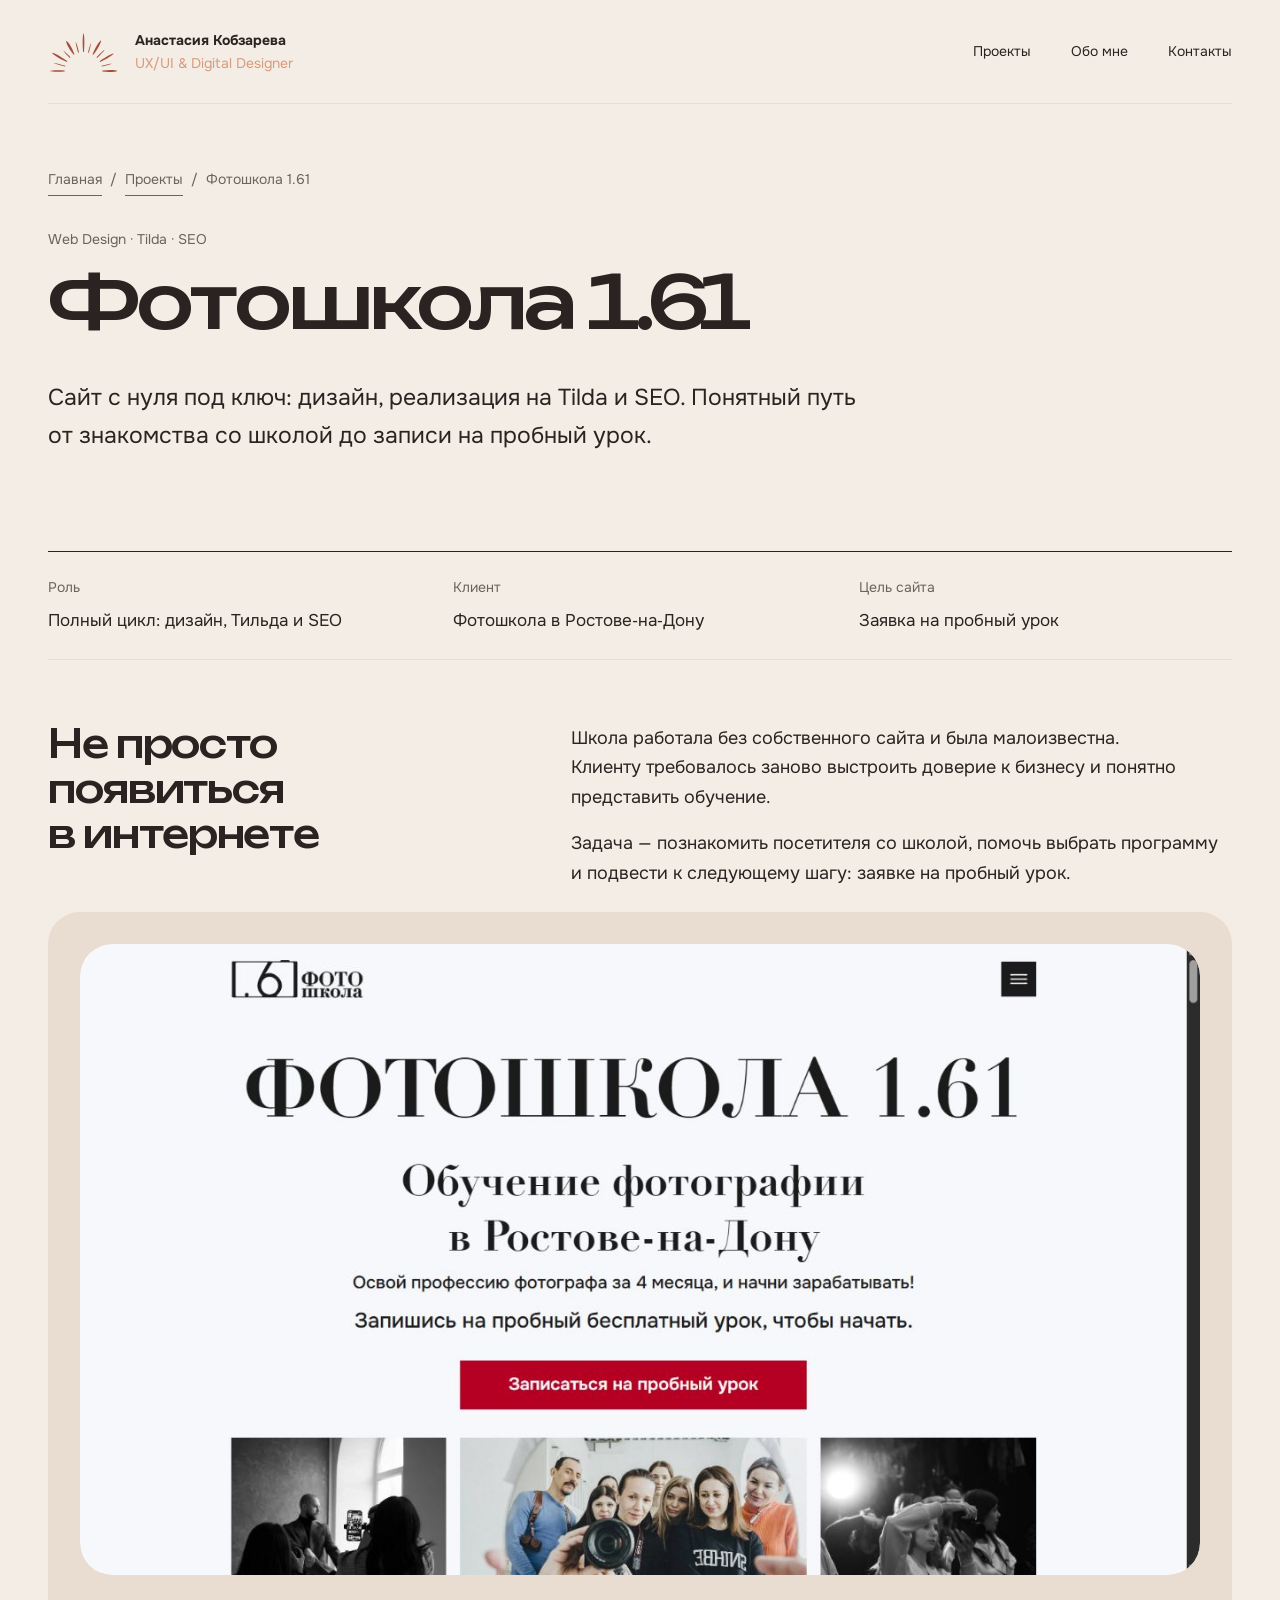
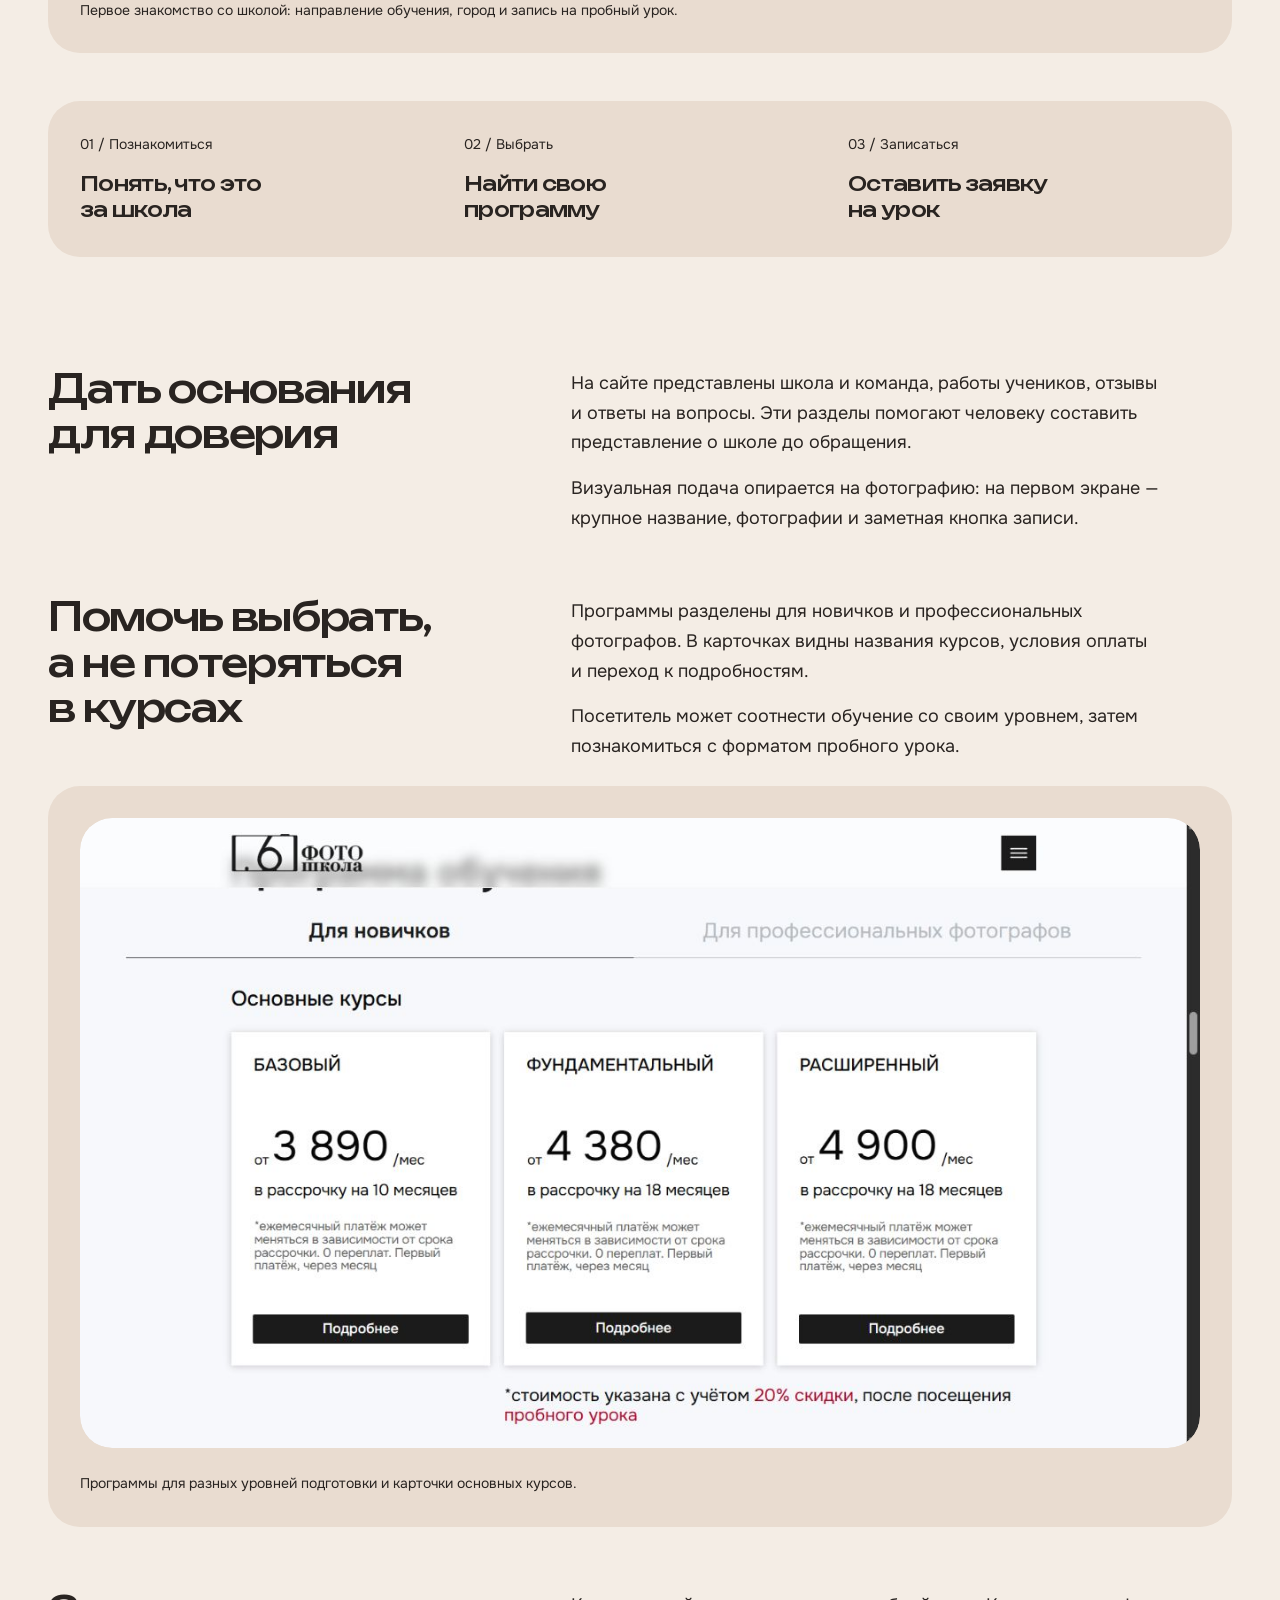
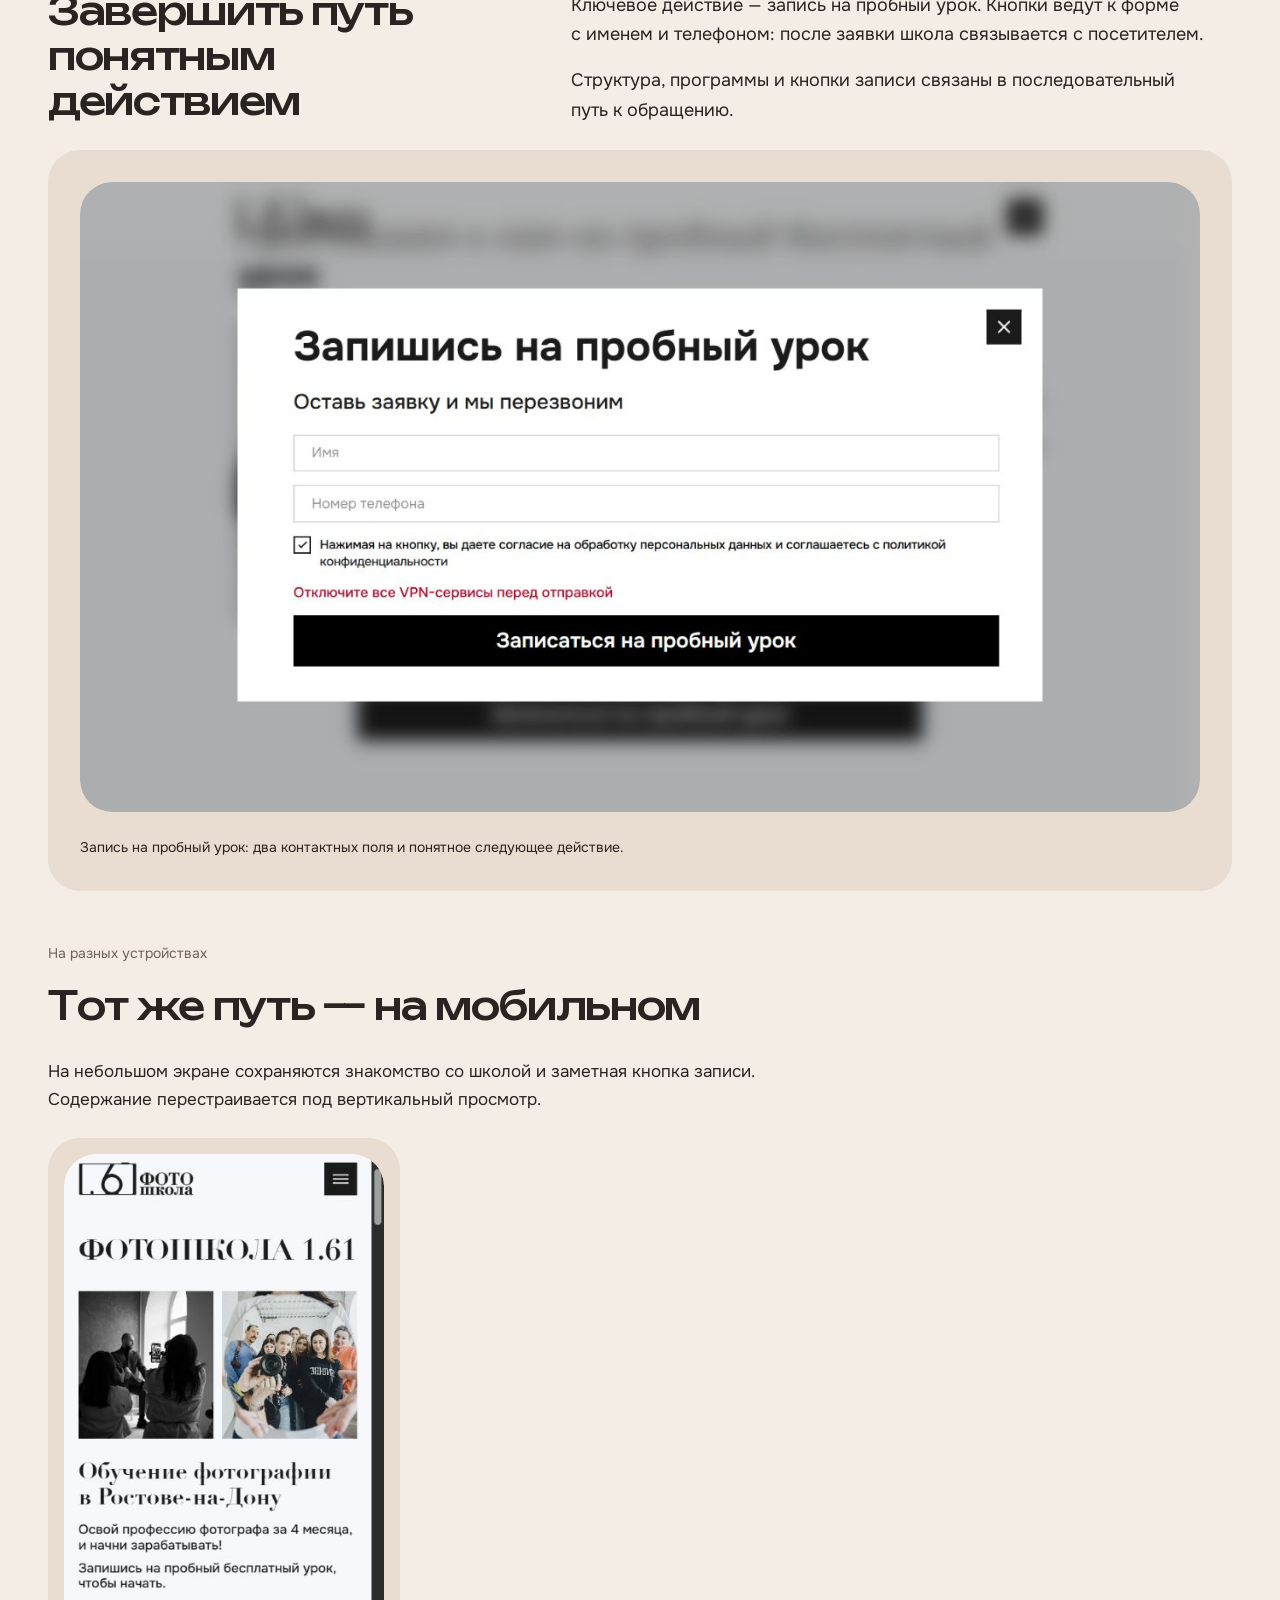
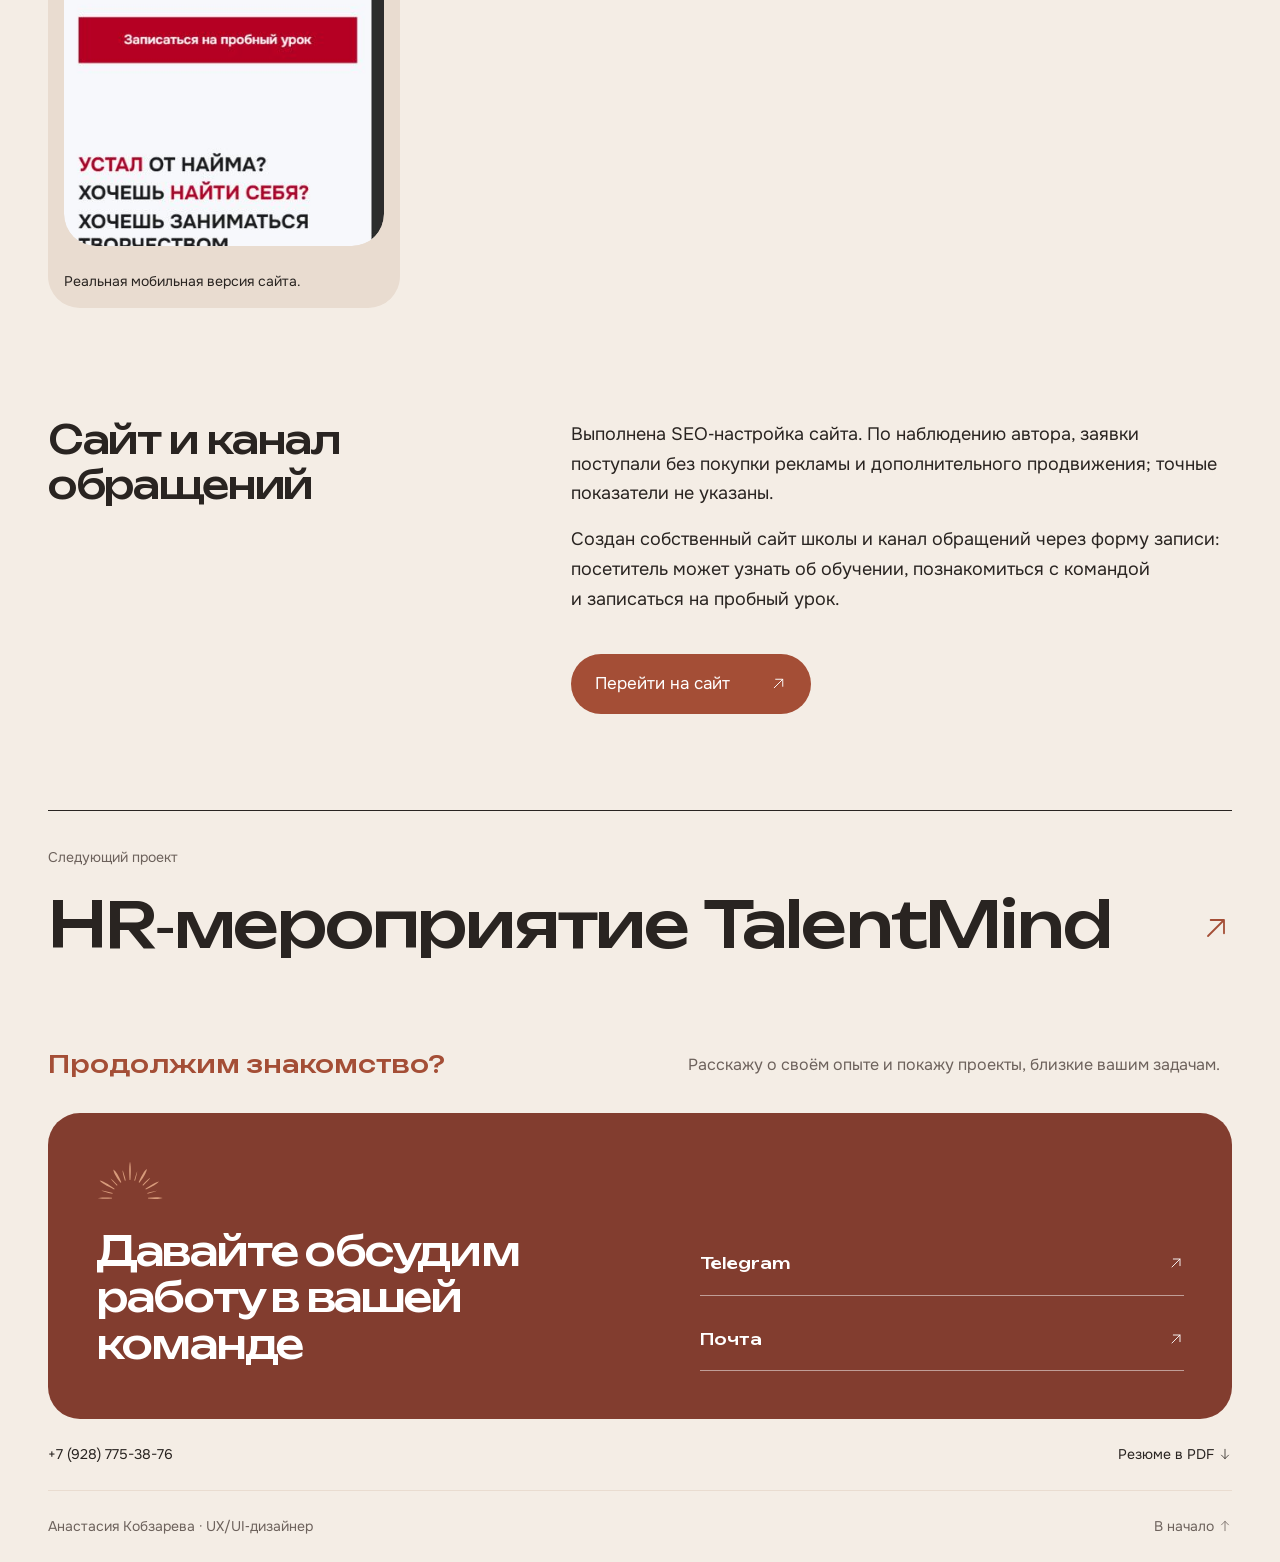
<file: photoschool.html>
<!doctype html><html lang="ru"><head><meta charset="utf-8"><meta name="robots" content="noindex, nofollow"><meta name="viewport" content="width=device-width,initial-scale=1"><meta name="theme-color" content="#f4ede5"><meta name="description" content="Сайт фотошколы с нуля: дизайн, Tilda, SEO и путь к записи на пробный урок."><meta property="og:title" content="Фотошкола 1.61 — кейс Анастасии Кобзаревой"><meta property="og:description" content="Сайт на Тильде с нуля под ключ. Заявки без покупки рекламы и дополнительного продвижения."><meta property="og:image" content="https://nastasyshka1-hub.github.io/portfolio/assets/photoschool-hero.png"><link rel="icon" href="assets/favicon.ico?v=brand-mark" type="image/x-icon" sizes="16x16 32x32 48x48"><title>Фотошкола 1.61 — Анастасия Кобзарева</title><link rel="stylesheet" href="style.css?v=case-crop"><link rel="stylesheet" href="portfolio-six.css?v=case-crop"><link rel="stylesheet" href="brand.css?v=final-review-2"></head><body><a class="skip" href="#main">К&nbsp;содержанию</a><header class="header shell"><a class="signature" href="index.html" aria-label="Анастасия Кобзарева — главная"><span class="signature-symbol" aria-hidden="true"><img class="brand-mark" src="assets/logo-light.svg" width="300" height="168" alt=""></span><span class="signature-text">Анастасия Кобзарева<span class="signature-role">UX/UI &amp; Digital Designer</span></span></a><nav aria-label="Главная навигация"><a href="projects.html">Проекты</a><a href="index.html#about">Обо мне</a><a href="#contact">Контакты</a></nav></header><main id="main"><section class="case-header shell" id="top"><nav class="catalog-breadcrumb case-breadcrumb" aria-label="Хлебные крошки"><a class="plain-link" href="index.html">Главная</a><span aria-hidden="true">/</span><a class="plain-link" href="projects.html#work">Проекты</a><span aria-hidden="true">/</span><span aria-current="page">Фотошкола 1.61</span></nav><div class="section-label">Web Design · Tilda · SEO</div><h1>Фотошкола 1.61</h1><p>Сайт с&nbsp;нуля под&nbsp;ключ: дизайн, реализация на&nbsp;Tilda и&nbsp;SEO. Понятный путь от&nbsp;знакомства со школой до&nbsp;записи на&nbsp;пробный урок.</p></section><section class="shell"><dl class="case-meta"><div><dt>Роль</dt><dd>Полный цикл: дизайн, Тильда и&nbsp;SEO</dd></div><div><dt>Клиент</dt><dd>Фотошкола в&nbsp;Ростове&#8209;на&#8209;Дону</dd></div><div><dt>Цель сайта</dt><dd>Заявка на&nbsp;пробный урок</dd></div></dl><div class="case-story"><h2>Не&nbsp;просто появиться <br>в&nbsp;интернете</h2><div><p>Школа работала без&nbsp;собственного сайта и&nbsp;была малоизвестна. Клиенту требовалось заново выстроить доверие к&nbsp;бизнесу и&nbsp;понятно представить обучение.</p><p>Задача — познакомить посетителя со школой, помочь выбрать программу и&nbsp;подвести к&nbsp;следующему шагу: заявке на&nbsp;пробный урок.</p></div></div><figure class="case-figure "><button class="image-button" data-image="assets/photoschool-hero.png" data-caption="Главный экран фотошколы 1.61" aria-label="Увеличить: Главный экран фотошколы 1.61"><img width="1265" height="712" src="assets/photoschool-hero.png" alt="Главный экран фотошколы 1.61" loading="lazy" decoding="async"></button><figcaption>Первое знакомство со школой: направление обучения, город и&nbsp;запись на&nbsp;пробный урок.</figcaption></figure><div class="school-path" aria-label="Путь посетителя к заявке"><div><span>01 / Познакомиться</span><h3>Понять, что это за&nbsp;школа</h3></div><div><span>02 / Выбрать</span><h3>Найти свою программу</h3></div><div><span>03 / Записаться</span><h3>Оставить заявку на&nbsp;урок</h3></div></div><div class="case-story"><h2>Дать основания <br>для&nbsp;доверия</h2><div><p>На&nbsp;сайте представлены школа и&nbsp;команда, работы учеников, отзывы и&nbsp;ответы на&nbsp;вопросы. Эти разделы помогают человеку составить представление о&nbsp;школе до&nbsp;обращения.</p><p>Визуальная подача опирается на&nbsp;фотографию: на&nbsp;первом экране — крупное название, фотографии и&nbsp;заметная кнопка записи.</p></div></div><div class="case-story"><h2>Помочь выбрать, <br>а&nbsp;не&nbsp;потеряться в&nbsp;курсах</h2><div><p>Программы разделены для&nbsp;новичков и&nbsp;профессиональных фотографов. В&nbsp;карточках видны названия курсов, условия оплаты и&nbsp;переход к&nbsp;подробностям.</p><p>Посетитель может соотнести обучение со своим уровнем, затем познакомиться с&nbsp;форматом пробного урока.</p></div></div><figure class="case-figure "><button class="image-button" data-image="assets/photoschool-programs.png" data-caption="Выбор программ фотошколы" aria-label="Увеличить: Выбор программ фотошколы"><img width="1265" height="712" src="assets/photoschool-programs.png" alt="Выбор программ фотошколы" loading="lazy" decoding="async"></button><figcaption>Программы для&nbsp;разных уровней подготовки и&nbsp;карточки основных курсов.</figcaption></figure><div class="case-story"><h2>Завершить путь <br>понятным действием</h2><div><p>Ключевое действие — запись на&nbsp;пробный урок. Кнопки ведут к&nbsp;форме с&nbsp;именем и&nbsp;телефоном: после заявки школа связывается с&nbsp;посетителем.</p><p>Структура, программы и&nbsp;кнопки записи связаны в&nbsp;последовательный путь к&nbsp;обращению.</p></div></div><figure class="case-figure "><button class="image-button" data-image="assets/photoschool-form.png" data-caption="Форма записи на пробный урок" aria-label="Увеличить: Форма записи на пробный урок"><img width="1280" height="720" src="assets/photoschool-form.png" alt="Форма записи на пробный урок" loading="lazy" decoding="async"></button><figcaption>Запись на&nbsp;пробный урок: два контактных поля и&nbsp;понятное следующее действие.</figcaption></figure><div class="school-responsive school-mobile-section"><div><span class="eyebrow">На&nbsp;разных устройствах</span><h2>Тот&nbsp;же путь — на&nbsp;мобильном</h2><p>На&nbsp;небольшом экране сохраняются знакомство со школой и&nbsp;заметная кнопка записи. Содержание перестраивается под&nbsp;вертикальный просмотр.</p></div><figure class="case-figure mobile-figure"><button class="image-button" data-image="assets/photoschool-mobile.png" data-caption="Мобильная главная страница фотошколы" aria-label="Увеличить: Мобильная главная страница фотошколы"><img width="375" height="811" src="assets/photoschool-mobile.png" alt="Мобильная главная страница фотошколы" loading="lazy" decoding="async"></button><figcaption>Реальная мобильная версия сайта.</figcaption></figure></div><div class="case-story"><h2>Сайт и&nbsp;канал обращений</h2><div><p>Выполнена SEO&#8209;настройка сайта. По&nbsp;наблюдению автора, заявки поступали без&nbsp;покупки рекламы и&nbsp;дополнительного продвижения; точные показатели не&nbsp;указаны.</p><p>Создан собственный сайт школы и&nbsp;канал обращений через форму записи: посетитель может узнать об&nbsp;обучении, познакомиться с&nbsp;командой и&nbsp;записаться на&nbsp;пробный урок.</p><a class="button" href="https://photoschoolrostov.ru/" target="_blank" rel="noopener noreferrer">Перейти на&nbsp;сайт <span><svg class="site-arrow" width="24" height="24" viewBox="0 0 24 24" fill="none" stroke="currentColor" stroke-width="1.5" stroke-linecap="round" stroke-linejoin="round" aria-hidden="true" focusable="false"><path d="M6 18 18 6 M8 6h10v10"/></svg></span></a></div></div></section><section class="next-case shell"><span class="section-label">Следующий проект</span><a href="talentmind-event.html"><h2>HR&#8209;мероприятие TalentMind</h2><span><svg class="site-arrow" width="24" height="24" viewBox="0 0 24 24" fill="none" stroke="currentColor" stroke-width="1.5" stroke-linecap="round" stroke-linejoin="round" aria-hidden="true" focusable="false"><path d="M6 18 18 6 M8 6h10v10"/></svg></span></a></section></main><dialog class="image-dialog" aria-labelledby="image-dialog-title"><div class="image-toolbar"><span id="image-dialog-title">Просмотр макета</span><div><button type="button" data-zoom="out" aria-label="Уменьшить изображение">−</button><button type="button" data-zoom="fit">Вписать</button><button type="button" data-zoom="in" aria-label="Увеличить изображение">+</button><button type="button" class="close-image" aria-label="Закрыть просмотр макета">Закрыть ×</button></div></div><div class="image-viewport" tabindex="0" aria-label="Макет. Прокрутите, чтобы рассмотреть детали"><img alt=""></div></dialog><section class="contact shell" id="contact"><div class="contact-intro"><span class="eyebrow contact-kicker" role="heading" aria-level="2">Продолжим знакомство?</span><p>Расскажу о&nbsp;своём опыте и&nbsp;покажу проекты, близкие вашим задачам.</p></div><div class="contact-panel"><div><span class="contact-star" aria-hidden="true"><img class="brand-mark" src="assets/logo-dark.svg" width="300" height="168" alt=""></span><h2 class="contact-title"><span>Давайте обсудим</span><span>работу в&nbsp;вашей</span><span>команде</span></h2></div><div class="contact-links"><a href="https://t.me/Anastasia_Website" target="_blank" rel="noopener noreferrer">Telegram <span><svg class="site-arrow" width="24" height="24" viewBox="0 0 24 24" fill="none" stroke="currentColor" stroke-width="1.5" stroke-linecap="round" stroke-linejoin="round" aria-hidden="true" focusable="false"><path d="M6 18 18 6 M8 6h10v10"/></svg></span></a><a href="mailto:nastasyshka1@gmail.com">Почта <span><svg class="site-arrow" width="24" height="24" viewBox="0 0 24 24" fill="none" stroke="currentColor" stroke-width="1.5" stroke-linecap="round" stroke-linejoin="round" aria-hidden="true" focusable="false"><path d="M6 18 18 6 M8 6h10v10"/></svg></span></a></div></div><div class="contact-foot"><a href="tel:+79287753876">+7 (928) 775-38-76</a><a href="assets/Anastasia-Kobzareva-Resume.pdf?v=c9bdb97de93b" download>Резюме в&nbsp;PDF <svg class="site-arrow" width="24" height="24" viewBox="0 0 24 24" fill="none" stroke="currentColor" stroke-width="1.5" stroke-linecap="round" stroke-linejoin="round" aria-hidden="true" focusable="false"><path d="M12 4v16 M6 14l6 6 6-6"/></svg></a></div></section><footer class="shell footer"><span>Анастасия Кобзарева · UX/UI&#8209;дизайнер</span><a href="#top">В&nbsp;начало <svg class="site-arrow" width="24" height="24" viewBox="0 0 24 24" fill="none" stroke="currentColor" stroke-width="1.5" stroke-linecap="round" stroke-linejoin="round" aria-hidden="true" focusable="false"><path d="M12 20V4 M6 10l6-6 6 6"/></svg></a></footer><script src="script.js"></script></body></html>
</file>
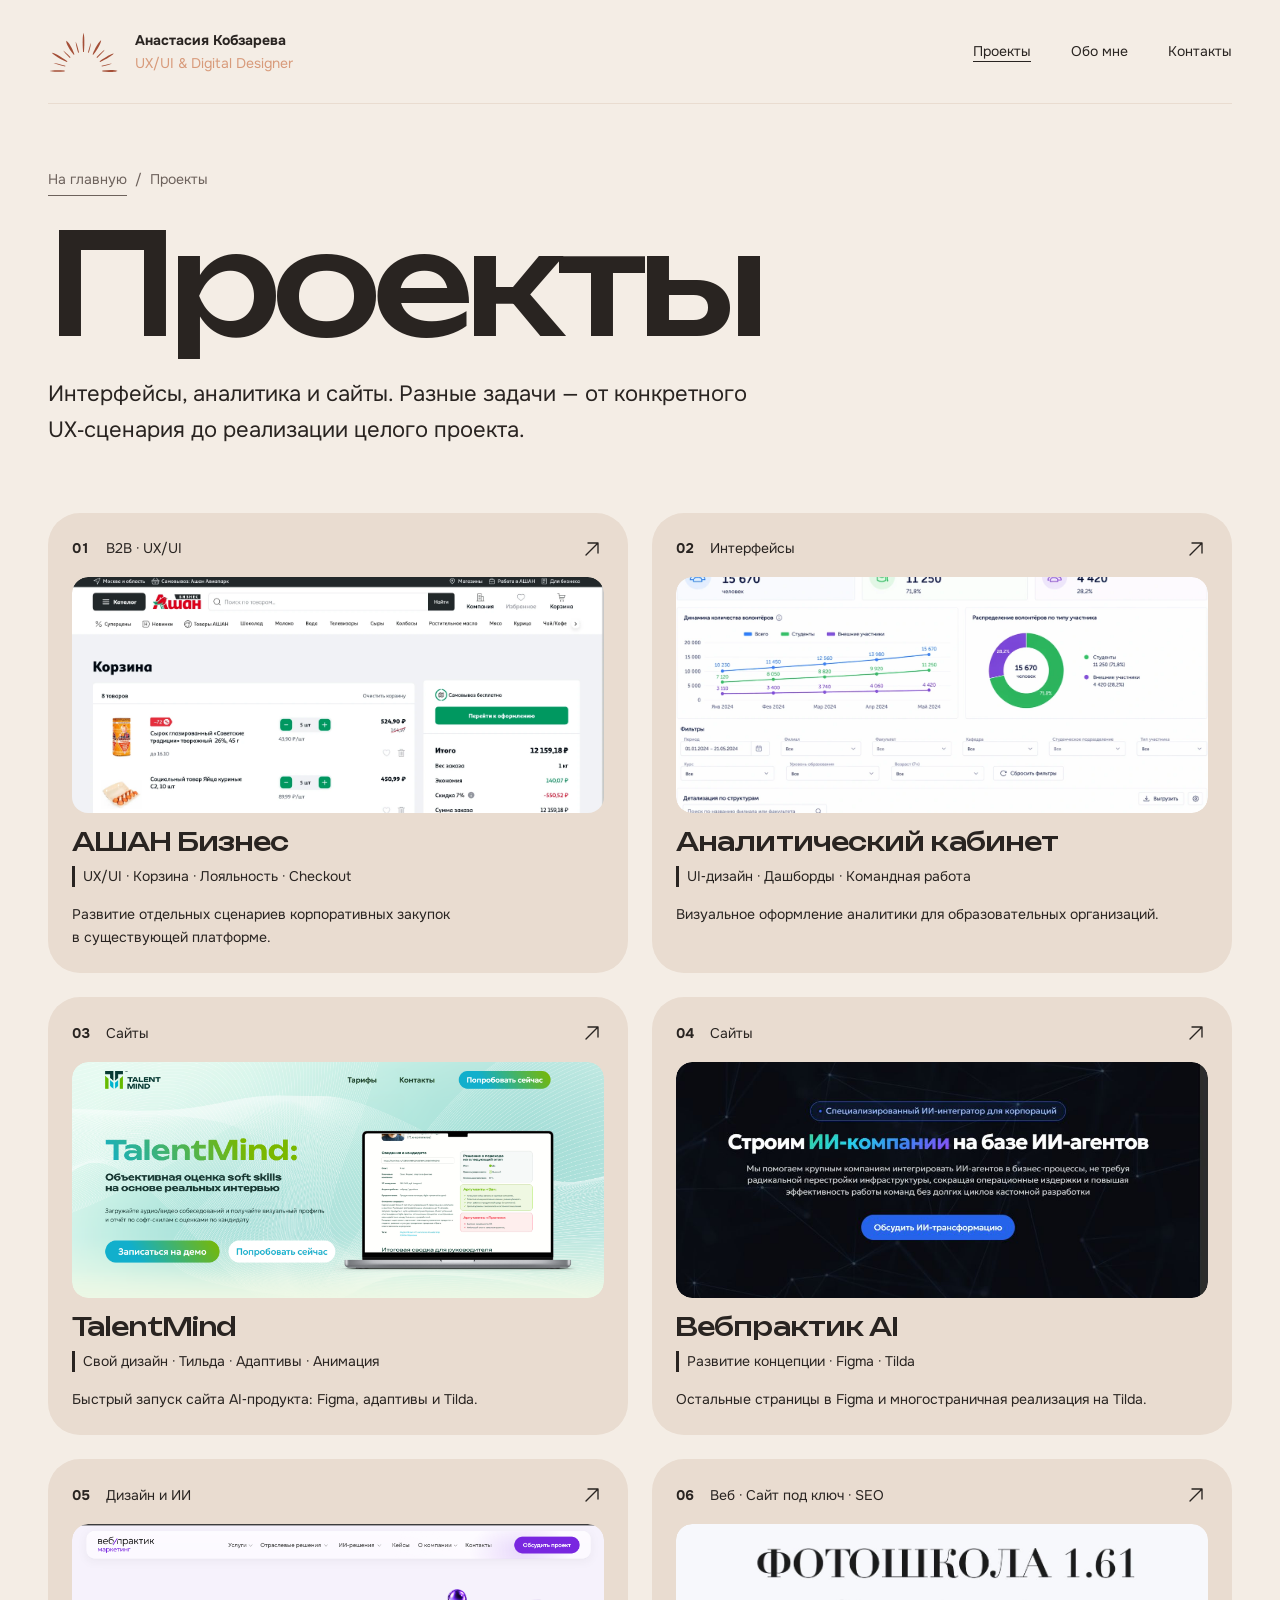
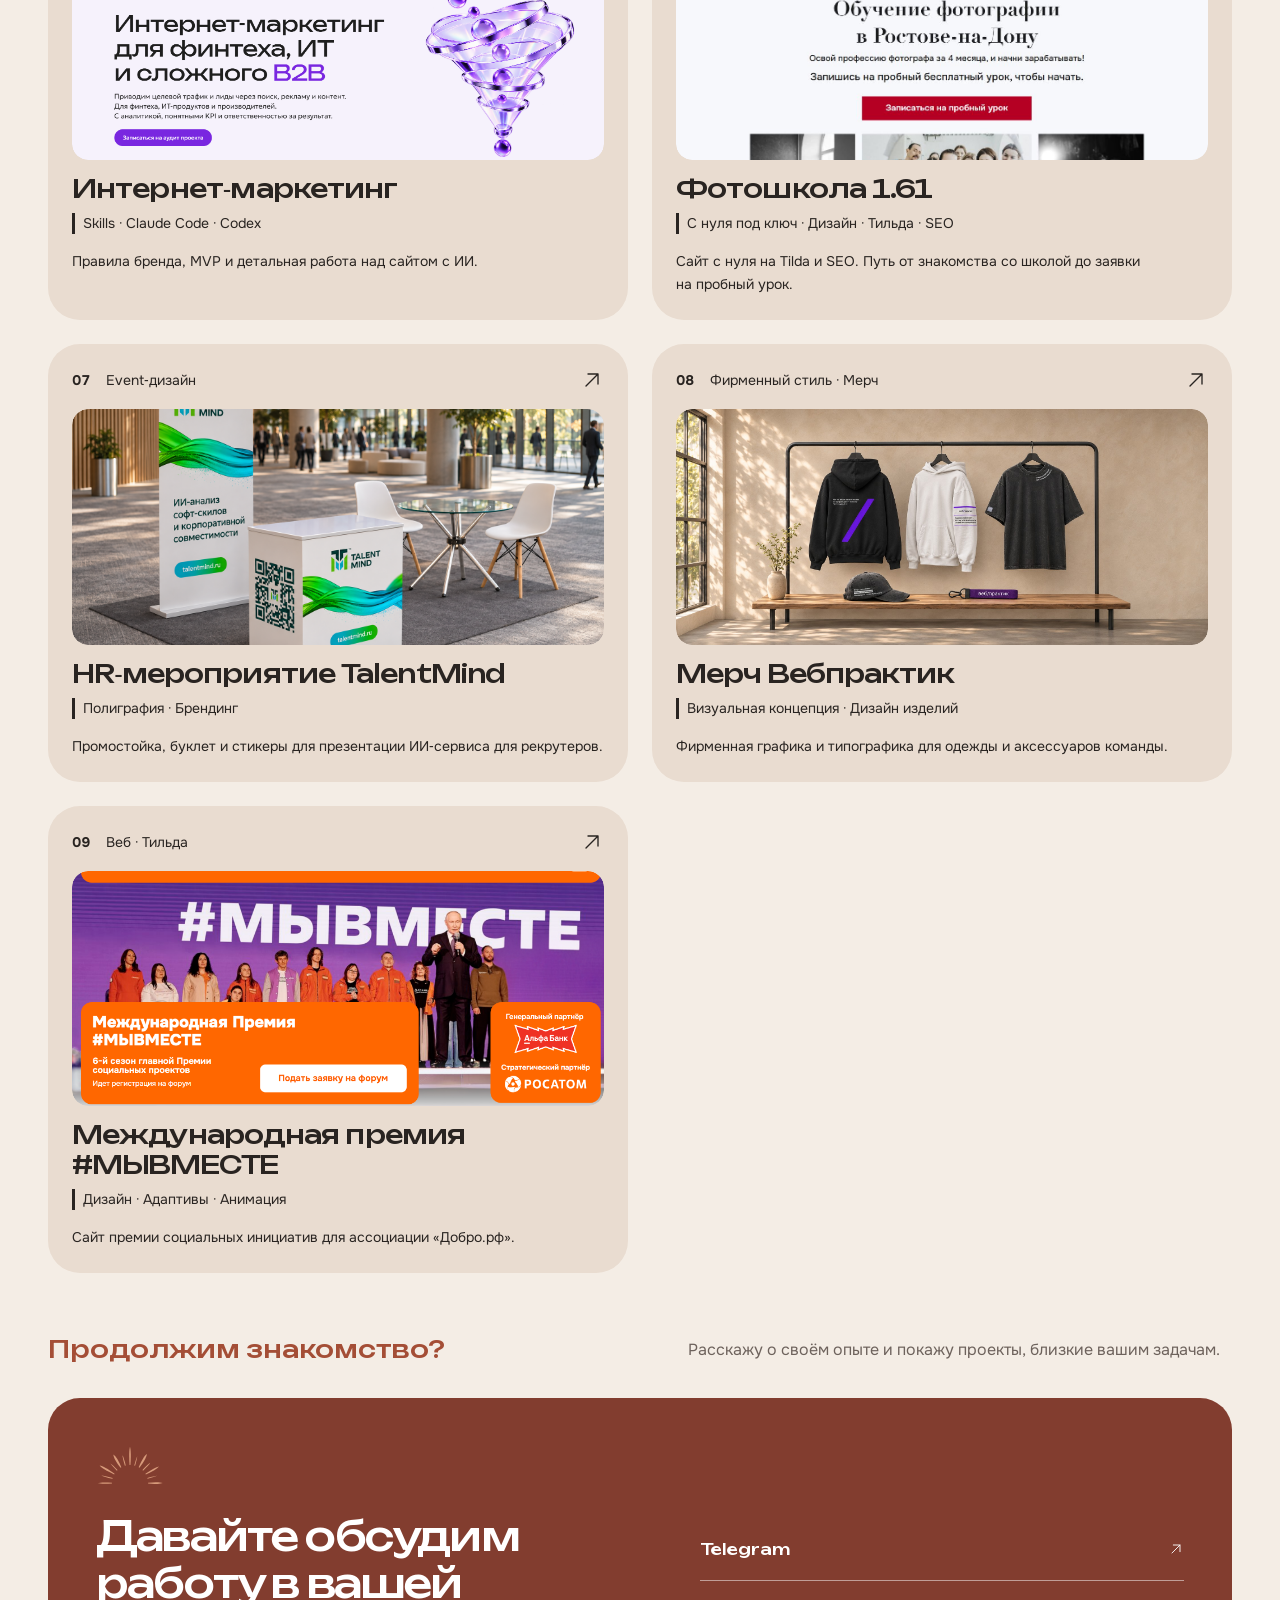
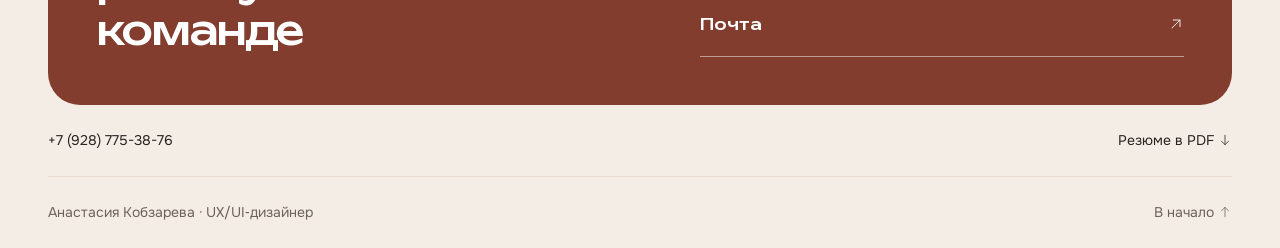
<file: projects.html>
<!doctype html><html lang="ru"><head><meta charset="utf-8"><meta name="robots" content="noindex, nofollow"><meta name="viewport" content="width=device-width,initial-scale=1"><meta name="theme-color" content="#292421"><meta name="description" content="Проекты Анастасии Кобзаревой: B2B, аналитические интерфейсы, сайты и работа с ИИ."><meta property="og:title" content="Анастасия Кобзарева — UX/UI-дизайнер"><meta property="og:description" content="Интерфейсы, сайты и работа с ИИ."><meta property="og:type" content="website"><meta property="og:image" content="https://nastasyshka1-hub.github.io/portfolio/assets/marketing-hero.png"><title>Все проекты — Анастасия Кобзарева</title><link rel="icon" href="assets/favicon.ico?v=brand-mark" type="image/x-icon" sizes="16x16 32x32 48x48"><link rel="stylesheet" href="style.css?v=case-crop"><link rel="stylesheet" href="portfolio-six.css?v=case-crop"><link rel="stylesheet" href="brand.css?v=final-review-2"></head><body class="projects-page"><a class="skip" href="#main">К&nbsp;содержанию</a><header class="header shell"><a class="signature" href="index.html" aria-label="Анастасия Кобзарева — главная"><span class="signature-symbol" aria-hidden="true"><img class="brand-mark" src="assets/logo-light.svg" width="300" height="168" alt=""></span><span class="signature-text">Анастасия Кобзарева<span class="signature-role">UX/UI &amp; Digital Designer</span></span></a><nav aria-label="Главная навигация"><a href="projects.html" aria-current="page">Проекты</a><a href="index.html#about">Обо мне</a><a href="#contact">Контакты</a></nav></header><main id="main"><section class="catalog-header shell" id="top"><nav class="catalog-breadcrumb" aria-label="Хлебные крошки"><a class="plain-link" href="index.html">На&nbsp;главную</a><span aria-hidden="true">/</span><span aria-current="page">Проекты</span></nav><h1>Проекты</h1><p>Интерфейсы, аналитика и&nbsp;сайты. Разные задачи — от&nbsp;конкретного UX&#8209;сценария до&nbsp;реализации целого проекта.</p></section><section class="selected shell case-list" id="work" aria-label="Все проекты"><div class="project-grid"><article class="project auchan"><a class="project-link" href="auchan-business.html"><div class="project-top"><span class="project-number">01</span><span>B2B · UX/UI</span><span class="project-link-arrow" aria-hidden="true"><svg class="site-arrow" width="24" height="24" viewBox="0 0 24 24" fill="none" stroke="currentColor" stroke-width="1.5" stroke-linecap="round" stroke-linejoin="round" aria-hidden="true" focusable="false"><path d="M6 18 18 6 M8 6h10v10"/></svg></span></div><div class="project-stage auchan-scene"><div class="project-image"><img src="assets/auchan-basket.webp" width="1432" height="1600" alt="Оригинальный макет корзины АШАН Бизнес со скидкой по программе лояльности" loading="lazy" decoding="async"></div></div><div class="project-title"><h2>АШАН Бизнес</h2><span class="project-role">UX/UI · Корзина · Лояльность · Checkout</span></div><p class="project-description">Развитие отдельных сценариев корпоративных закупок в&nbsp;существующей платформе.</p></a></article><article class="project university"><a class="project-link" href="university.html"><div class="project-top"><span class="project-number">02</span><span>Интерфейсы</span><span class="project-link-arrow" aria-hidden="true"><svg class="site-arrow" width="24" height="24" viewBox="0 0 24 24" fill="none" stroke="currentColor" stroke-width="1.5" stroke-linecap="round" stroke-linejoin="round" aria-hidden="true" focusable="false"><path d="M6 18 18 6 M8 6h10v10"/></svg></span></div><div class="project-stage"><div class="project-image"><img width="1352" height="979" src="assets/analytics-metric-volunteers.webp" alt="Дашборд волонтёров с ключевыми показателями и графиками" loading="lazy" decoding="async"></div></div><div class="project-title"><h2>Аналитический кабинет</h2><span class="project-role">UI&#8209;дизайн · Дашборды · Командная работа</span></div><p class="project-description">Визуальное оформление аналитики для&nbsp;образовательных организаций.</p></a></article><article class="project talent"><a class="project-link" href="talentmind.html"><div class="project-top"><span class="project-number">03</span><span>Сайты</span><span class="project-link-arrow" aria-hidden="true"><svg class="site-arrow" width="24" height="24" viewBox="0 0 24 24" fill="none" stroke="currentColor" stroke-width="1.5" stroke-linecap="round" stroke-linejoin="round" aria-hidden="true" focusable="false"><path d="M6 18 18 6 M8 6h10v10"/></svg></span></div><div class="project-stage"><div class="project-image"><img width="1792" height="795" src="assets/talentmind-site.png" alt="Основной сайт TalentMind" loading="lazy" decoding="async"></div></div><div class="project-title"><h2>TalentMind</h2><span class="project-role">Свой дизайн · Тильда · Адаптивы · Анимация</span></div><p class="project-description">Быстрый запуск сайта AI&#8209;продукта: Figma, адаптивы и&nbsp;Tilda.</p></a></article><article class="project ai"><a class="project-link" href="webpractik-ai.html"><div class="project-top"><span class="project-number">04</span><span>Сайты</span><span class="project-link-arrow" aria-hidden="true"><svg class="site-arrow" width="24" height="24" viewBox="0 0 24 24" fill="none" stroke="currentColor" stroke-width="1.5" stroke-linecap="round" stroke-linejoin="round" aria-hidden="true" focusable="false"><path d="M6 18 18 6 M8 6h10v10"/></svg></span></div><div class="project-stage"><div class="project-image"><img width="996" height="753" src="assets/webpractik-ai-site.png" alt="Сайт Вебпрактик&nbsp;AI" loading="lazy" decoding="async"></div></div><div class="project-title"><h2>Вебпрактик&nbsp;AI</h2><span class="project-role">Развитие концепции · Figma · Tilda</span></div><p class="project-description">Остальные страницы в&nbsp;Figma и&nbsp;многостраничная реализация на&nbsp;Tilda.</p></a></article><article class="project marketing"><a class="project-link" href="marketing.html"><div class="project-top"><span class="project-number">05</span><span>Дизайн и&nbsp;ИИ</span><span class="project-link-arrow" aria-hidden="true"><svg class="site-arrow" width="24" height="24" viewBox="0 0 24 24" fill="none" stroke="currentColor" stroke-width="1.5" stroke-linecap="round" stroke-linejoin="round" aria-hidden="true" focusable="false"><path d="M6 18 18 6 M8 6h10v10"/></svg></span></div><div class="project-stage"><div class="project-image"><img width="1898" height="1032" src="assets/marketing-hero.png" alt="Первый экран сайта Вебпрактик.Маркетинг" loading="lazy" decoding="async"></div></div><div class="project-title"><h2 class="marketing-title">Интернет&#8209;маркетинг</h2><span class="project-role">Skills · Claude&nbsp;Code · Codex</span></div><p class="project-description">Правила бренда, MVP и&nbsp;детальная работа над&nbsp;сайтом с&nbsp;ИИ.</p></a></article><article class="project school"><a class="project-link" href="photoschool.html"><div class="project-top"><span class="project-number">06</span><span>Веб · Сайт под&nbsp;ключ · SEO</span><span class="project-link-arrow" aria-hidden="true"><svg class="site-arrow" width="24" height="24" viewBox="0 0 24 24" fill="none" stroke="currentColor" stroke-width="1.5" stroke-linecap="round" stroke-linejoin="round" aria-hidden="true" focusable="false"><path d="M6 18 18 6 M8 6h10v10"/></svg></span></div><div class="project-stage"><div class="project-image"><img width="1265" height="712" src="assets/photoschool-hero.png" alt="Первый экран сайта фотошколы 1.61" loading="lazy" decoding="async"></div></div><div class="project-title"><h2>Фотошкола 1.61</h2><span class="project-role">С&nbsp;нуля под&nbsp;ключ · Дизайн · Тильда · SEO</span></div><p class="project-description">Сайт с&nbsp;нуля на&nbsp;Tilda и&nbsp;SEO. Путь от&nbsp;знакомства со школой до&nbsp;заявки на&nbsp;пробный урок.</p></a></article><article class="project event"><a class="project-link" href="talentmind-event.html"><div class="project-top"><span class="project-number">07</span><span>Event&#8209;дизайн</span><span class="project-link-arrow" aria-hidden="true"><svg class="site-arrow" width="24" height="24" viewBox="0 0 24 24" fill="none" stroke="currentColor" stroke-width="1.5" stroke-linecap="round" stroke-linejoin="round" aria-hidden="true" focusable="false"><path d="M6 18 18 6 M8 6h10v10"/></svg></span></div><div class="project-stage"><div class="project-image"><img src="assets/talentmind-event-stand.png" width="1536" height="1024" alt="Визуализация выставочной зоны TalentMind" loading="lazy" decoding="async"></div></div><div class="project-title"><h2>HR&#8209;мероприятие TalentMind</h2><span class="project-role">Полиграфия · Брендинг</span></div><p class="project-description">Промостойка, буклет и&nbsp;стикеры для&nbsp;презентации ИИ&#8209;сервиса для&nbsp;рекрутеров.</p></a></article><article class="project merch"><a class="project-link" href="webpractik-merch.html"><div class="project-top"><span class="project-number">08</span><span>Фирменный стиль · Мерч</span><span class="project-link-arrow" aria-hidden="true"><svg class="site-arrow" width="24" height="24" viewBox="0 0 24 24" fill="none" stroke="currentColor" stroke-width="1.5" stroke-linecap="round" stroke-linejoin="round" aria-hidden="true" focusable="false"><path d="M6 18 18 6 M8 6h10v10"/></svg></span></div><div class="project-stage"><div class="project-image"><img src="assets/merch-showroom-v2.jpg" width="1891" height="832" alt="Худи и футболка на рейле, кепка и ремувка на полке шоурума" loading="lazy" decoding="async"></div></div><div class="project-title"><h2>Мерч Вебпрактик</h2><span class="project-role">Визуальная концепция · Дизайн изделий</span></div><p class="project-description">Фирменная графика и&nbsp;типографика для&nbsp;одежды и&nbsp;аксессуаров команды.</p></a></article><article class="project award"><a class="project-link" href="myvmeste.html"><div class="project-top"><span class="project-number">09</span><span>Веб · Тильда</span><span class="project-link-arrow" aria-hidden="true"><svg class="site-arrow" width="24" height="24" viewBox="0 0 24 24" fill="none" stroke="currentColor" stroke-width="1.5" stroke-linecap="round" stroke-linejoin="round" aria-hidden="true" focusable="false"><path d="M6 18 18 6 M8 6h10v10"/></svg></span></div><div class="project-stage"><div class="project-image"><img src="assets/myvmeste-hero.png" width="1898" height="1037" alt="Главный экран сайта международной премии #МЫВМЕСТЕ" loading="lazy" decoding="async"></div></div><div class="project-title"><h2>Международная премия #МЫВМЕСТЕ</h2><span class="project-role">Дизайн · Адаптивы · Анимация</span></div><p class="project-description">Сайт премии социальных инициатив для&nbsp;ассоциации «Добро.рф».</p></a></article></div></section></main><section class="contact shell" id="contact"><div class="contact-intro"><span class="eyebrow contact-kicker" role="heading" aria-level="2">Продолжим знакомство?</span><p>Расскажу о&nbsp;своём опыте и&nbsp;покажу проекты, близкие вашим задачам.</p></div><div class="contact-panel"><div><span class="contact-star" aria-hidden="true"><img class="brand-mark" src="assets/logo-dark.svg" width="300" height="168" alt=""></span><h2 class="contact-title"><span>Давайте обсудим</span><span>работу в&nbsp;вашей</span><span>команде</span></h2></div><div class="contact-links"><a href="https://t.me/Anastasia_Website" target="_blank" rel="noopener noreferrer">Telegram <span><svg class="site-arrow" width="24" height="24" viewBox="0 0 24 24" fill="none" stroke="currentColor" stroke-width="1.5" stroke-linecap="round" stroke-linejoin="round" aria-hidden="true" focusable="false"><path d="M6 18 18 6 M8 6h10v10"/></svg></span></a><a href="mailto:nastasyshka1@gmail.com">Почта <span><svg class="site-arrow" width="24" height="24" viewBox="0 0 24 24" fill="none" stroke="currentColor" stroke-width="1.5" stroke-linecap="round" stroke-linejoin="round" aria-hidden="true" focusable="false"><path d="M6 18 18 6 M8 6h10v10"/></svg></span></a></div></div><div class="contact-foot"><a href="tel:+79287753876">+7 (928) 775-38-76</a><a href="assets/Anastasia-Kobzareva-Resume.pdf?v=c9bdb97de93b" download>Резюме в&nbsp;PDF <svg class="site-arrow" width="24" height="24" viewBox="0 0 24 24" fill="none" stroke="currentColor" stroke-width="1.5" stroke-linecap="round" stroke-linejoin="round" aria-hidden="true" focusable="false"><path d="M12 4v16 M6 14l6 6 6-6"/></svg></a></div></section><footer class="shell footer"><span>Анастасия Кобзарева · UX/UI&#8209;дизайнер</span><a href="#top">В&nbsp;начало <svg class="site-arrow" width="24" height="24" viewBox="0 0 24 24" fill="none" stroke="currentColor" stroke-width="1.5" stroke-linecap="round" stroke-linejoin="round" aria-hidden="true" focusable="false"><path d="M12 20V4 M6 10l6-6 6 6"/></svg></a></footer><script src="script.js"></script></body></html>
</file>
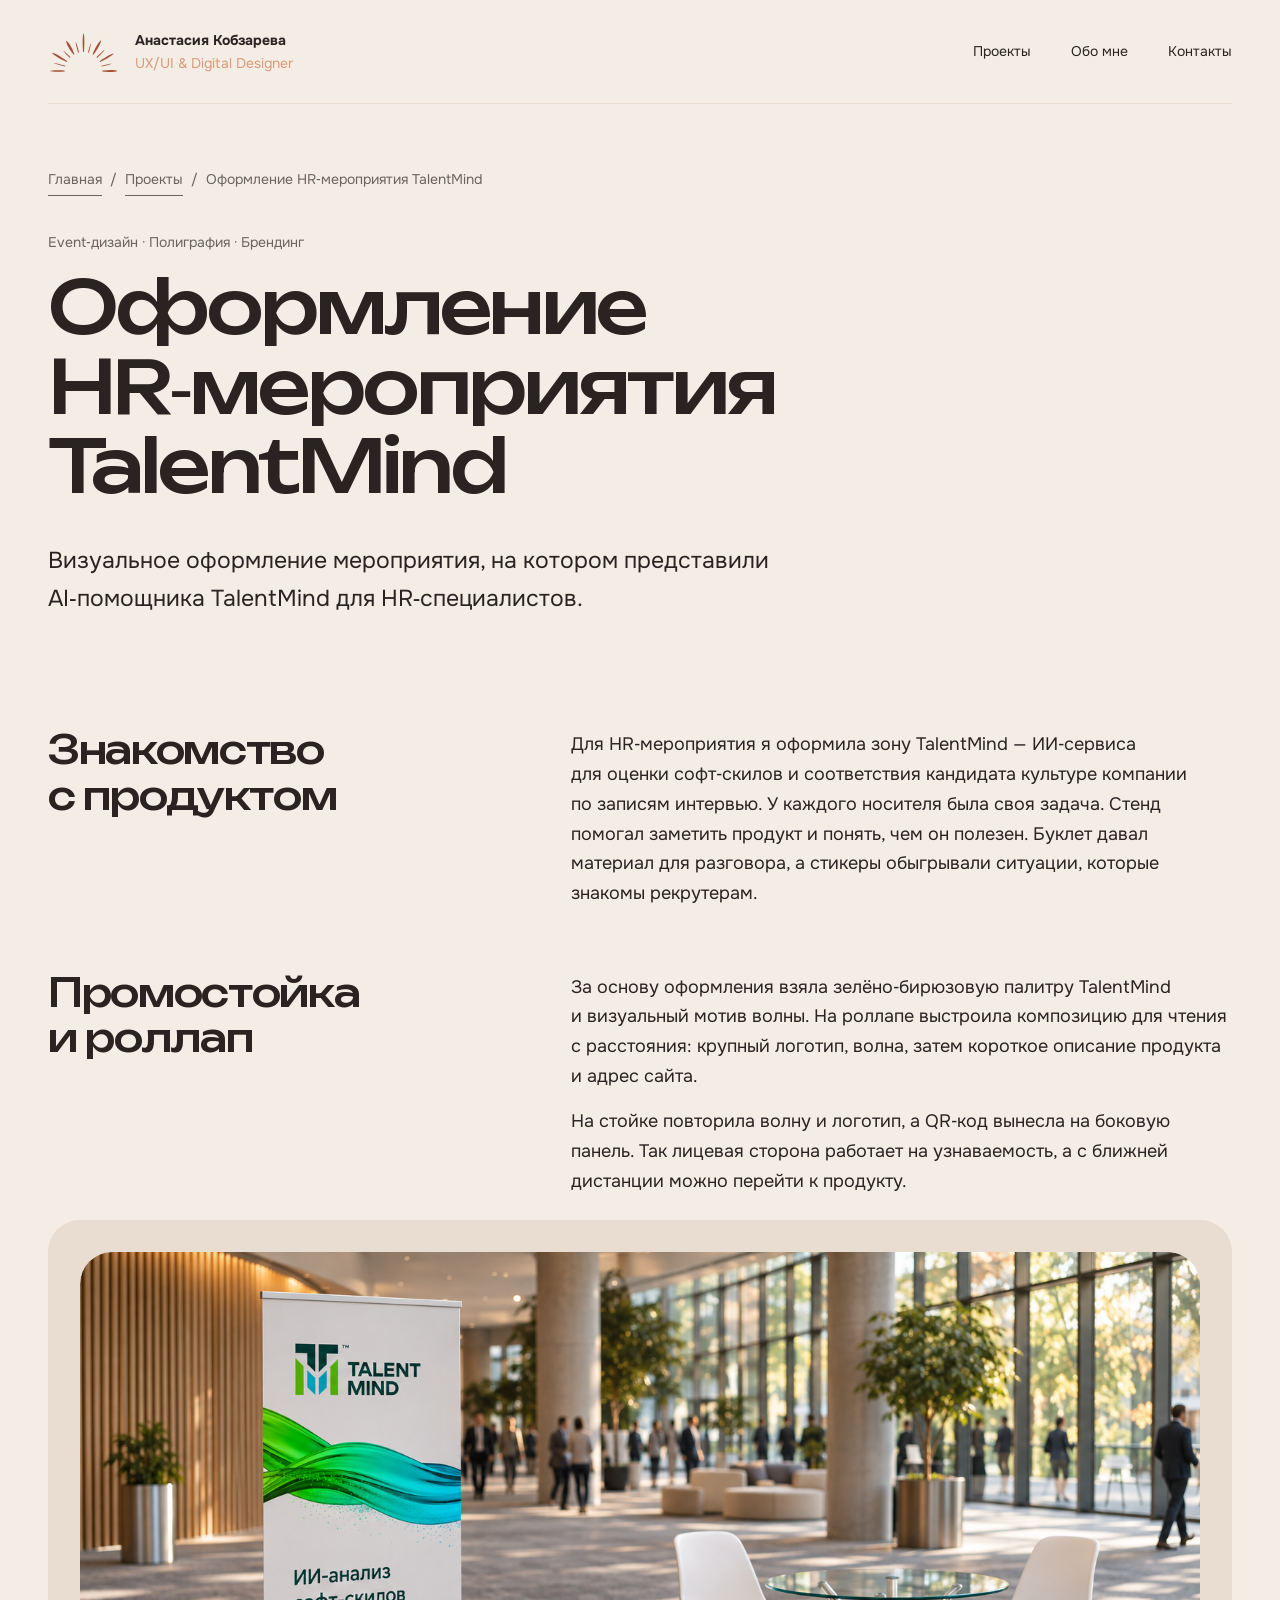
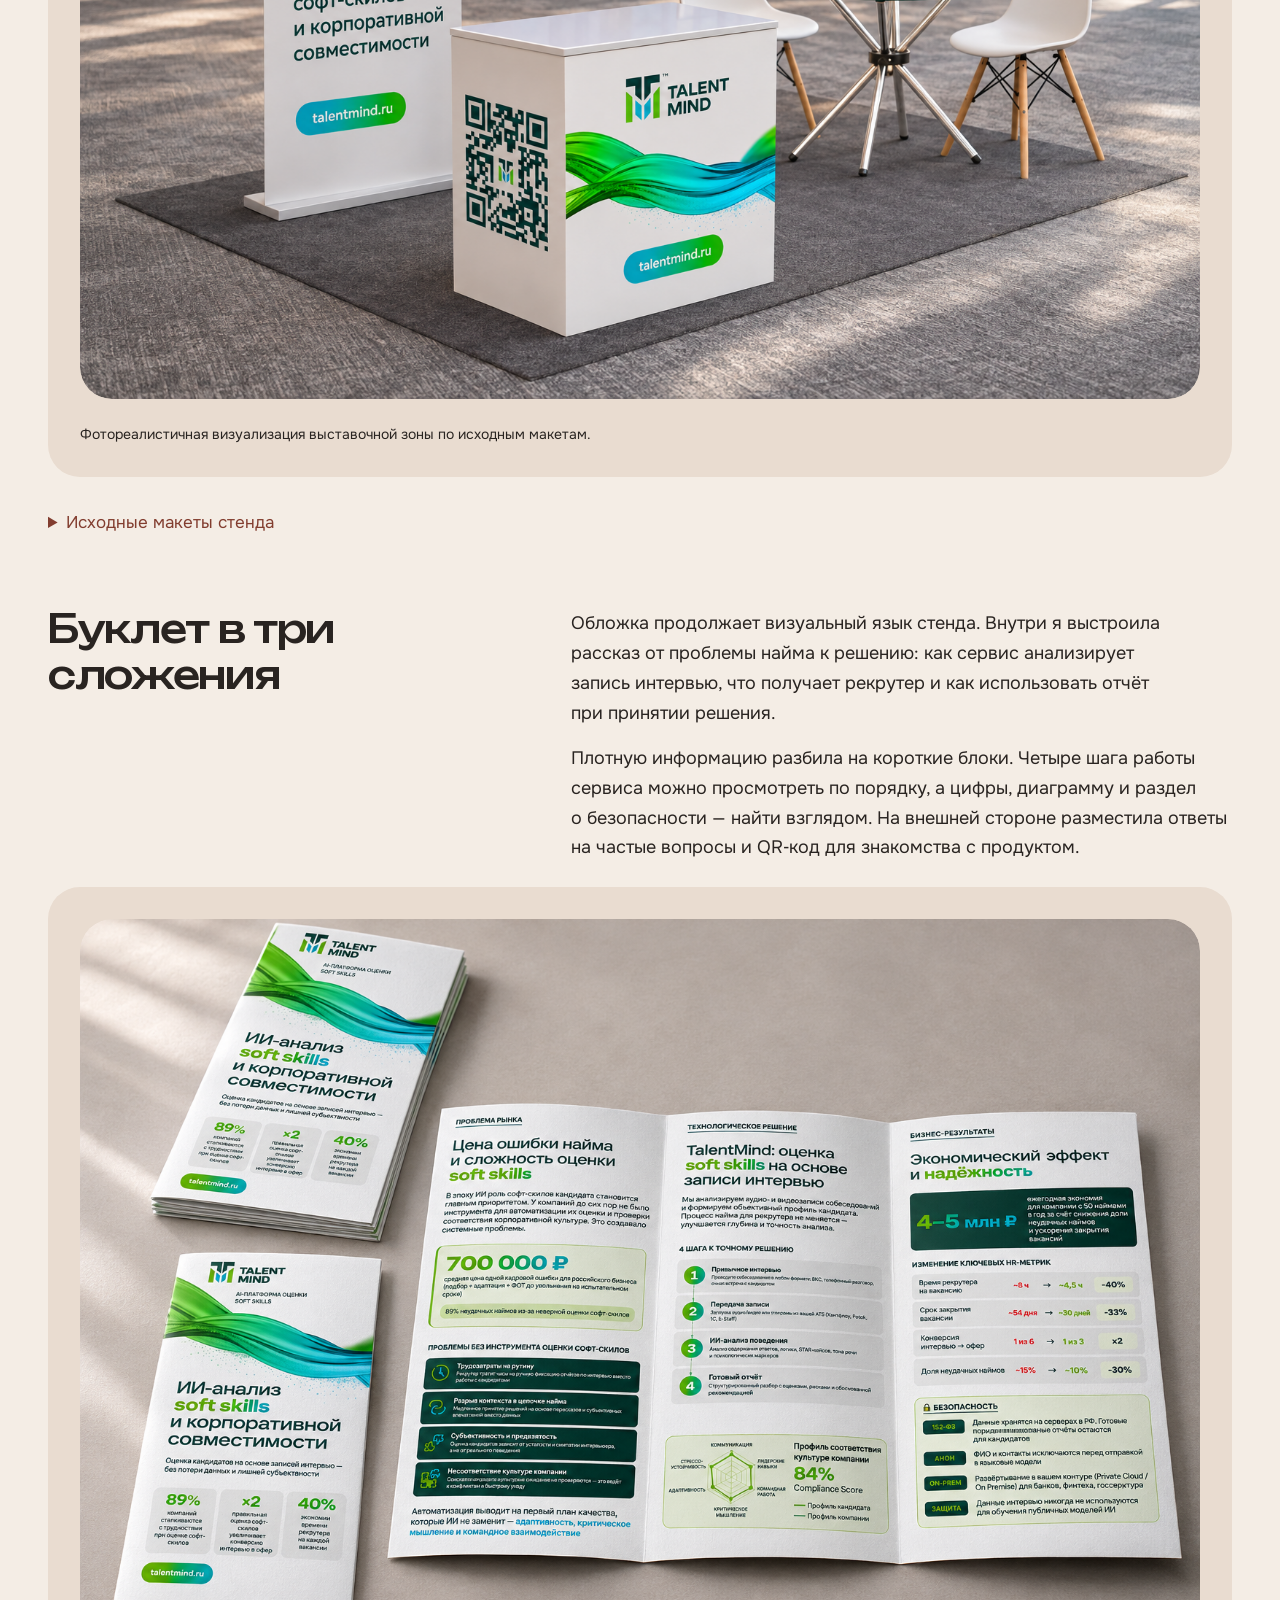
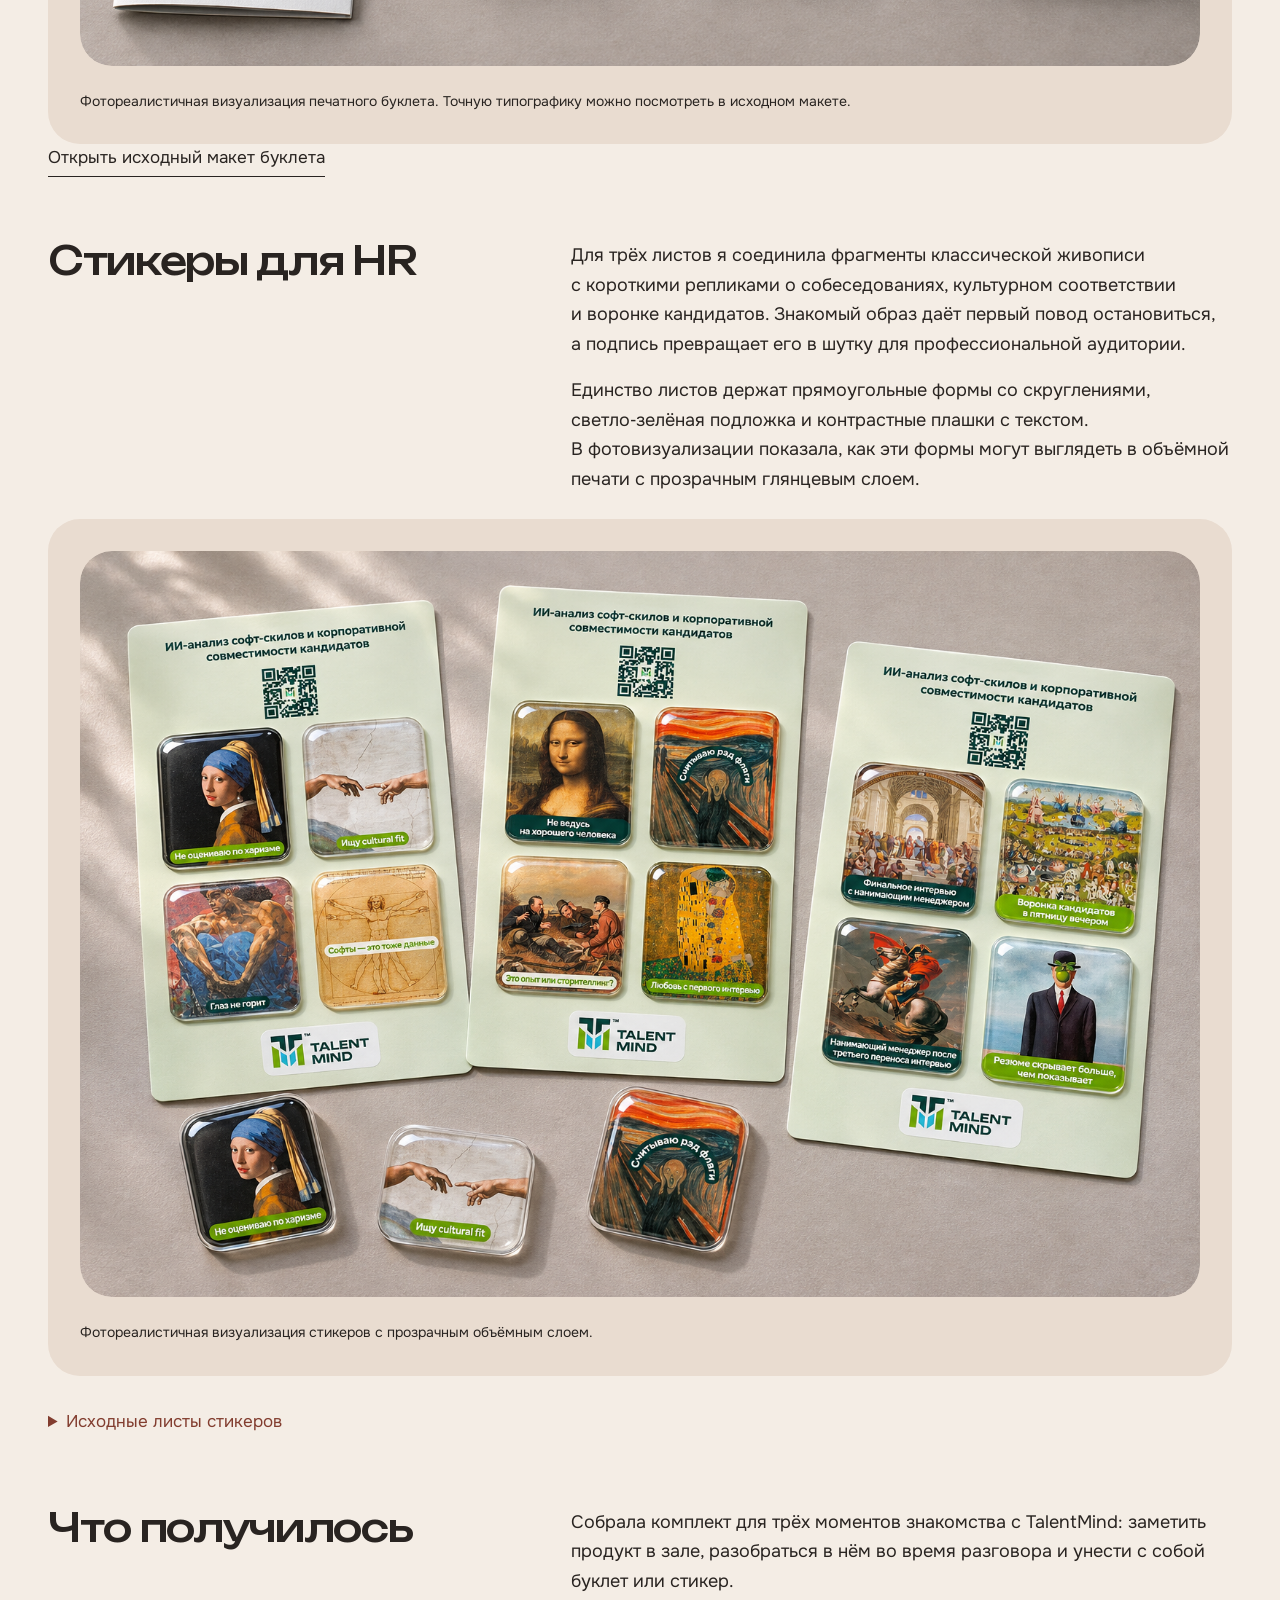
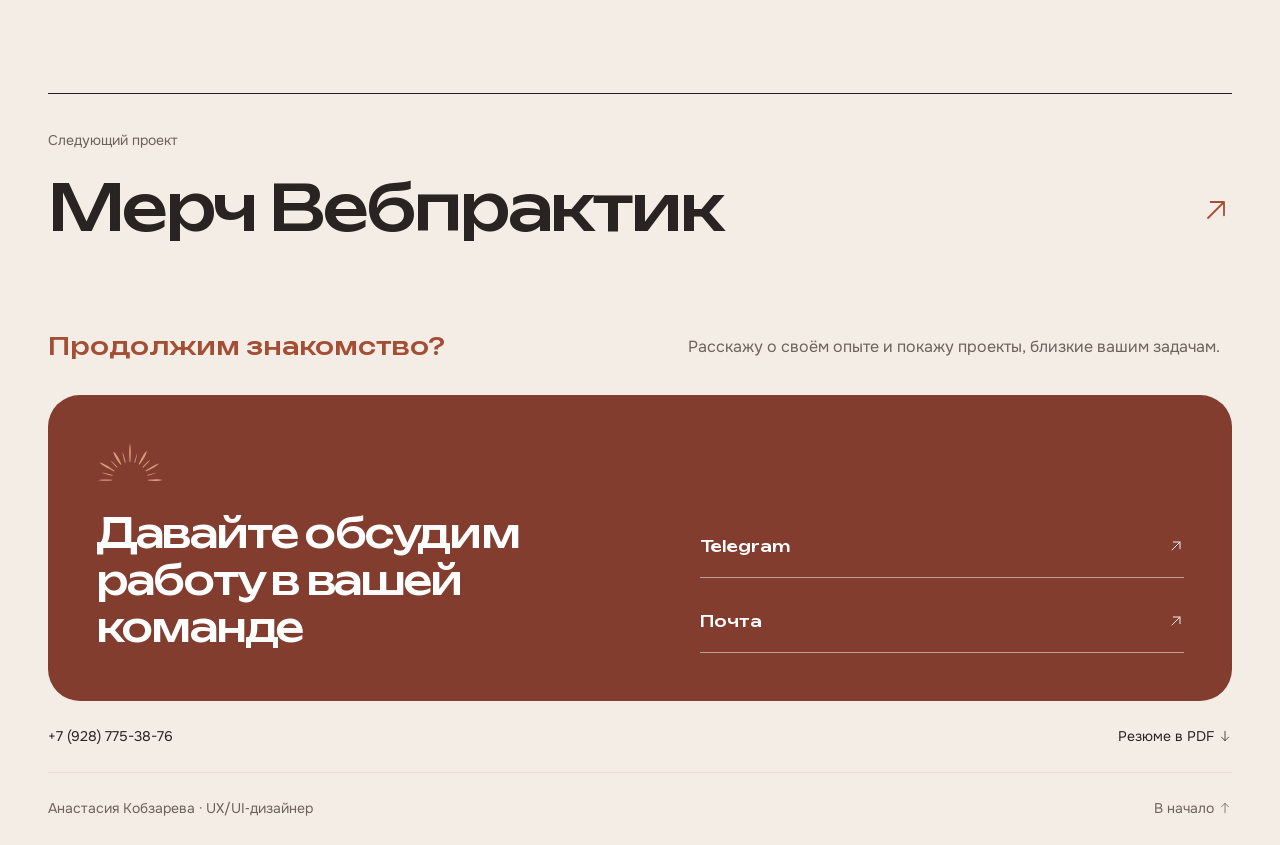
<file: talentmind-event.html>
<!doctype html>
<html lang="ru"><head><meta charset="utf-8"><meta name="viewport" content="width=device-width,initial-scale=1"><meta name="robots" content="noindex,nofollow"><title>Оформление HR&#8209;мероприятия TalentMind</title><link rel="stylesheet" href="style.css?v=case-crop"><link rel="stylesheet" href="portfolio-six.css?v=case-crop"><link rel="stylesheet" href="brand.css?v=final-review-2"><link rel="icon" href="assets/favicon.ico?v=brand-mark" type="image/x-icon" sizes="16x16 32x32 48x48"></head><body><a class="skip" href="#main">К&nbsp;содержанию</a>
<header class="header shell"><a class="signature" href="index.html" aria-label="Анастасия Кобзарева — главная"><span class="signature-symbol" aria-hidden="true"><img class="brand-mark" src="assets/logo-light.svg" width="300" height="168" alt=""></span><span class="signature-text">Анастасия Кобзарева<span class="signature-role">UX/UI &amp; Digital Designer</span></span></a><nav aria-label="Главная навигация"><a href="projects.html">Проекты</a><a href="index.html#about">Обо мне</a><a href="#contact">Контакты</a></nav></header><main id="main"><section class="case-header shell" id="top"><nav class="catalog-breadcrumb case-breadcrumb" aria-label="Хлебные крошки"><a class="plain-link" href="index.html">Главная</a><span aria-hidden="true">/</span><a class="plain-link" href="projects.html">Проекты</a><span aria-hidden="true">/</span><span aria-current="page">Оформление HR&#8209;мероприятия TalentMind</span></nav><span class="section-label">Event&#8209;дизайн · Полиграфия · Брендинг</span><h1>Оформление HR&#8209;мероприятия TalentMind</h1><p>Визуальное оформление мероприятия, на&nbsp;котором представили AI&#8209;помощника TalentMind для&nbsp;HR&#8209;специалистов.</p></section><section class="shell" aria-label="Дизайн для HR-мероприятия">
<div class="case-story"><h2>Знакомство с&nbsp;продуктом</h2><div><p>Для&nbsp;HR&#8209;мероприятия я оформила зону TalentMind — ИИ&#8209;сервиса для&nbsp;оценки софт&#8209;скилов и&nbsp;соответствия кандидата культуре компании по&nbsp;записям интервью. У&nbsp;каждого носителя была своя задача. Стенд помогал заметить продукт и&nbsp;понять, чем он полезен. Буклет давал материал для&nbsp;разговора, а&nbsp;стикеры обыгрывали ситуации, которые знакомы рекрутерам.</p></div></div>
<div class="case-story"><h2>Промостойка и&nbsp;роллап</h2><div><p>За&nbsp;основу оформления взяла зелёно&#8209;бирюзовую палитру TalentMind и&nbsp;визуальный мотив волны. На&nbsp;роллапе выстроила композицию для&nbsp;чтения с&nbsp;расстояния: крупный логотип, волна, затем короткое описание продукта и&nbsp;адрес сайта.</p><p>На&nbsp;стойке повторила волну и&nbsp;логотип, а&nbsp;QR&#8209;код вынесла на&nbsp;боковую панель. Так лицевая сторона работает на&nbsp;узнаваемость, а&nbsp;с&nbsp;ближней дистанции можно перейти к&nbsp;продукту.</p></div></div>
<figure class="case-figure event-media-figure"><button type="button" class="image-button" data-image="assets/talentmind-event-stand.png" data-caption="Промостойка и роллап TalentMind в светлом конференц-холле" aria-label="Увеличить: Промостойка и роллап TalentMind в светлом конференц-холле"><img src="assets/talentmind-event-stand.png" width="1536" height="1024" alt="Промостойка и роллап TalentMind в светлом конференц-холле" loading="lazy" decoding="async"></button><figcaption>Фотореалистичная визуализация выставочной зоны по&nbsp;исходным макетам.</figcaption></figure><details class="original-art"><summary>Исходные макеты стенда</summary><div class="original-art-grid"><figure><button class="image-button" type="button" data-image="assets/talentmind-original-3.png" data-caption="Логотип и фирменная волна" aria-label="Открыть: Логотип и фирменная волна"><img src="assets/talentmind-original-3.png" width="1800" height="1800" alt="Логотип и фирменная волна" loading="lazy" decoding="async"></button><figcaption>Логотип и фирменная волна</figcaption></figure><figure><button class="image-button" type="button" data-image="assets/talentmind-original-4.png" data-caption="Роллап с описанием сервиса" aria-label="Открыть: Роллап с описанием сервиса"><img src="assets/talentmind-original-4.png" width="1440" height="1800" alt="Роллап с описанием сервиса" loading="lazy" decoding="async"></button><figcaption>Роллап с описанием сервиса</figcaption></figure><figure><button class="image-button" type="button" data-image="assets/talentmind-original-5.png" data-caption="QR-код для стойки" aria-label="Открыть: QR-код для стойки"><img src="assets/talentmind-original-5.png" width="810" height="1800" alt="QR-код для стойки" loading="lazy" decoding="async"></button><figcaption>QR-код для стойки</figcaption></figure></div></details>
<div class="case-story"><h2>Буклет в&nbsp;три сложения</h2><div><p>Обложка продолжает визуальный язык стенда. Внутри я выстроила рассказ от&nbsp;проблемы найма к&nbsp;решению: как сервис анализирует запись интервью, что получает рекрутер и&nbsp;как использовать отчёт при&nbsp;принятии решения.</p><p>Плотную информацию разбила на&nbsp;короткие блоки. Четыре шага работы сервиса можно просмотреть по&nbsp;порядку, а&nbsp;цифры, диаграмму и&nbsp;раздел о&nbsp;безопасности — найти взглядом. На&nbsp;внешней стороне разместила ответы на&nbsp;частые вопросы и&nbsp;QR&#8209;код для&nbsp;знакомства с&nbsp;продуктом.</p></div></div>
<figure class="case-figure event-media-figure"><button type="button" class="image-button" data-image="assets/talentmind-event-brochure.png" data-caption="Стопка буклетов TalentMind рядом с закрытым экземпляром и раскрытым разворотом" aria-label="Увеличить: Стопка буклетов TalentMind рядом с закрытым экземпляром и раскрытым разворотом"><img src="assets/talentmind-event-brochure.png" width="1536" height="1024" alt="Стопка буклетов TalentMind рядом с закрытым экземпляром и раскрытым разворотом" loading="lazy" decoding="async"></button><figcaption>Фотореалистичная визуализация печатного буклета. Точную типографику можно посмотреть в&nbsp;исходном макете.</figcaption></figure>
<p><a class="plain-link" href="assets/talentmind-event-brochure-art.png" target="_blank" rel="noopener">Открыть исходный макет буклета</a></p>
<div class="case-story"><h2>Стикеры для&nbsp;HR</h2><div><p>Для&nbsp;трёх листов я соединила фрагменты классической живописи с&nbsp;короткими репликами о&nbsp;собеседованиях, культурном соответствии и&nbsp;воронке кандидатов. Знакомый образ даёт первый повод остановиться, а&nbsp;подпись превращает его в&nbsp;шутку для&nbsp;профессиональной аудитории.</p><p>Единство листов держат прямоугольные формы со скруглениями, светло&#8209;зелёная подложка и&nbsp;контрастные плашки с&nbsp;текстом. В&nbsp;фотовизуализации показала, как эти формы могут выглядеть в&nbsp;объёмной печати с&nbsp;прозрачным глянцевым слоем.</p></div></div>
<figure class="case-figure event-media-figure"><button type="button" class="image-button" data-image="assets/talentmind-event-stickers.png" data-caption="Три листа стикеров TalentMind с объёмным прозрачным покрытием на столе" aria-label="Увеличить: Три листа стикеров TalentMind с объёмным прозрачным покрытием на столе"><img src="assets/talentmind-event-stickers.png" width="1536" height="1024" alt="Три листа стикеров TalentMind с объёмным прозрачным покрытием на столе" loading="lazy" decoding="async"></button><figcaption>Фотореалистичная визуализация стикеров с&nbsp;прозрачным объёмным слоем.</figcaption></figure><details class="original-art"><summary>Исходные листы стикеров</summary><div class="original-art-grid"><figure><button class="image-button" type="button" data-image="assets/talentmind-original-0.png" data-caption="Лист стикеров 1" aria-label="Открыть: Лист стикеров 1"><img src="assets/talentmind-original-0.png" width="1260" height="1800" alt="Лист стикеров 1" loading="lazy" decoding="async"></button><figcaption>Лист стикеров 1</figcaption></figure><figure><button class="image-button" type="button" data-image="assets/talentmind-original-1.png" data-caption="Лист стикеров 2" aria-label="Открыть: Лист стикеров 2"><img src="assets/talentmind-original-1.png" width="1260" height="1800" alt="Лист стикеров 2" loading="lazy" decoding="async"></button><figcaption>Лист стикеров 2</figcaption></figure><figure><button class="image-button" type="button" data-image="assets/talentmind-original-2.png" data-caption="Лист стикеров 3" aria-label="Открыть: Лист стикеров 3"><img src="assets/talentmind-original-2.png" width="1260" height="1800" alt="Лист стикеров 3" loading="lazy" decoding="async"></button><figcaption>Лист стикеров 3</figcaption></figure></div></details>
<div class="case-story"><h2>Что получилось</h2><div><p>Собрала комплект для&nbsp;трёх моментов знакомства с&nbsp;TalentMind: заметить продукт в&nbsp;зале, разобраться в&nbsp;нём во время разговора и&nbsp;унести с&nbsp;собой буклет или&nbsp;стикер.</p></div></div>
</section><section class="next-case shell"><span class="section-label">Следующий проект</span><a href="webpractik-merch.html"><h2>Мерч Вебпрактик</h2><span><svg class="site-arrow" width="24" height="24" viewBox="0 0 24 24" fill="none" stroke="currentColor" stroke-width="1.5" stroke-linecap="round" stroke-linejoin="round" aria-hidden="true" focusable="false"><path d="M6 18 18 6 M8 6h10v10"/></svg></span></a></section></main><dialog class="image-dialog" aria-labelledby="image-dialog-title"><div class="image-toolbar"><span id="image-dialog-title">Просмотр макета</span><div><button type="button" data-zoom="out" aria-label="Уменьшить изображение">−</button><button type="button" data-zoom="fit">Вписать</button><button type="button" data-zoom="in" aria-label="Увеличить изображение">+</button><button type="button" class="close-image" aria-label="Закрыть просмотр макета">Закрыть ×</button></div></div><div class="image-viewport" tabindex="0" aria-label="Макет. Прокрутите, чтобы рассмотреть детали"><img alt=""></div></dialog><section class="contact shell" id="contact"><div class="contact-intro"><span class="eyebrow contact-kicker" role="heading" aria-level="2">Продолжим знакомство?</span><p>Расскажу о&nbsp;своём опыте и&nbsp;покажу проекты, близкие вашим задачам.</p></div><div class="contact-panel"><div><span class="contact-star" aria-hidden="true"><img class="brand-mark" src="assets/logo-dark.svg" width="300" height="168" alt=""></span><h2 class="contact-title"><span>Давайте обсудим</span><span>работу в&nbsp;вашей</span><span>команде</span></h2></div><div class="contact-links"><a href="https://t.me/Anastasia_Website" target="_blank" rel="noopener noreferrer">Telegram <span><svg class="site-arrow" width="24" height="24" viewBox="0 0 24 24" fill="none" stroke="currentColor" stroke-width="1.5" stroke-linecap="round" stroke-linejoin="round" aria-hidden="true" focusable="false"><path d="M6 18 18 6 M8 6h10v10"/></svg></span></a><a href="mailto:nastasyshka1@gmail.com">Почта <span><svg class="site-arrow" width="24" height="24" viewBox="0 0 24 24" fill="none" stroke="currentColor" stroke-width="1.5" stroke-linecap="round" stroke-linejoin="round" aria-hidden="true" focusable="false"><path d="M6 18 18 6 M8 6h10v10"/></svg></span></a></div></div><div class="contact-foot"><a href="tel:+79287753876">+7 (928) 775-38-76</a><a href="assets/Anastasia-Kobzareva-Resume.pdf?v=c9bdb97de93b" download>Резюме в&nbsp;PDF <svg class="site-arrow" width="24" height="24" viewBox="0 0 24 24" fill="none" stroke="currentColor" stroke-width="1.5" stroke-linecap="round" stroke-linejoin="round" aria-hidden="true" focusable="false"><path d="M12 4v16 M6 14l6 6 6-6"/></svg></a></div></section><footer class="shell footer"><span>Анастасия Кобзарева · UX/UI&#8209;дизайнер</span><a href="#top">В&nbsp;начало <svg class="site-arrow" width="24" height="24" viewBox="0 0 24 24" fill="none" stroke="currentColor" stroke-width="1.5" stroke-linecap="round" stroke-linejoin="round" aria-hidden="true" focusable="false"><path d="M12 20V4 M6 10l6-6 6 6"/></svg></a></footer><script src="script.js"></script></body></html>
</file>
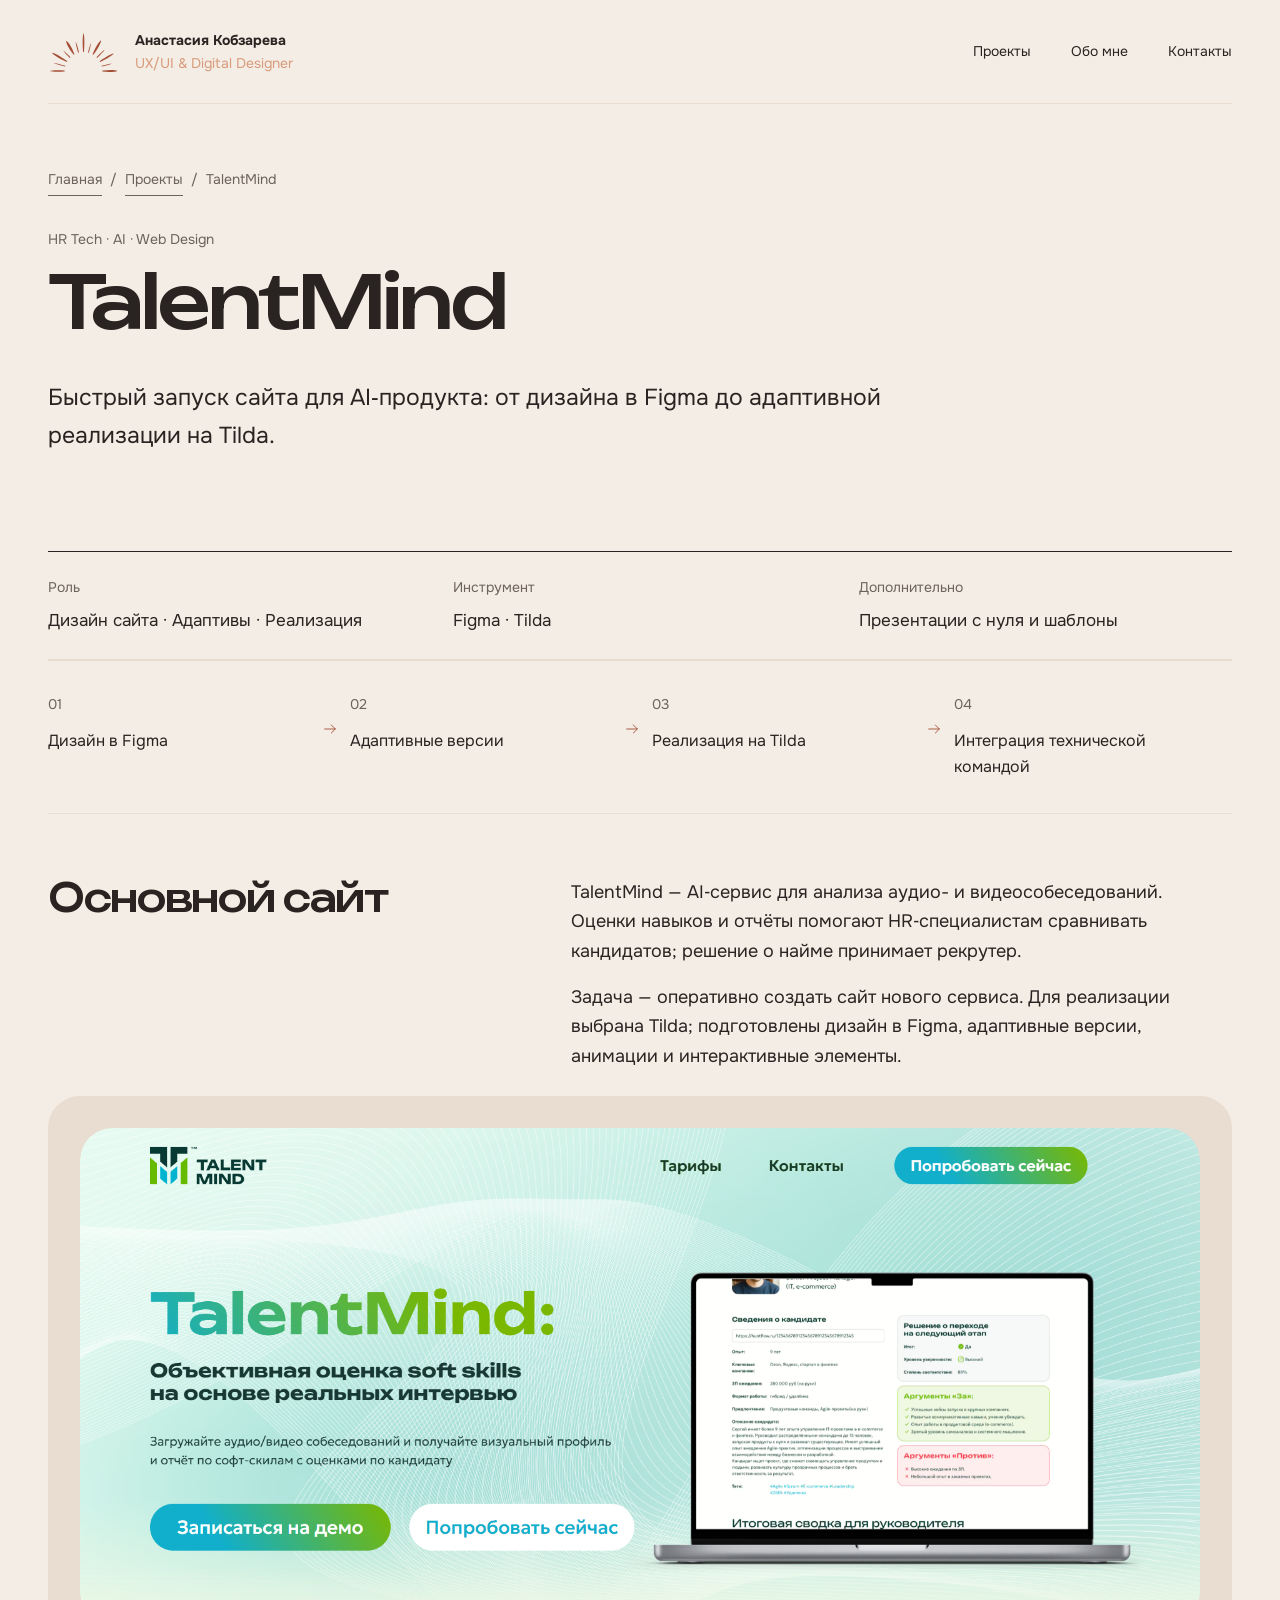
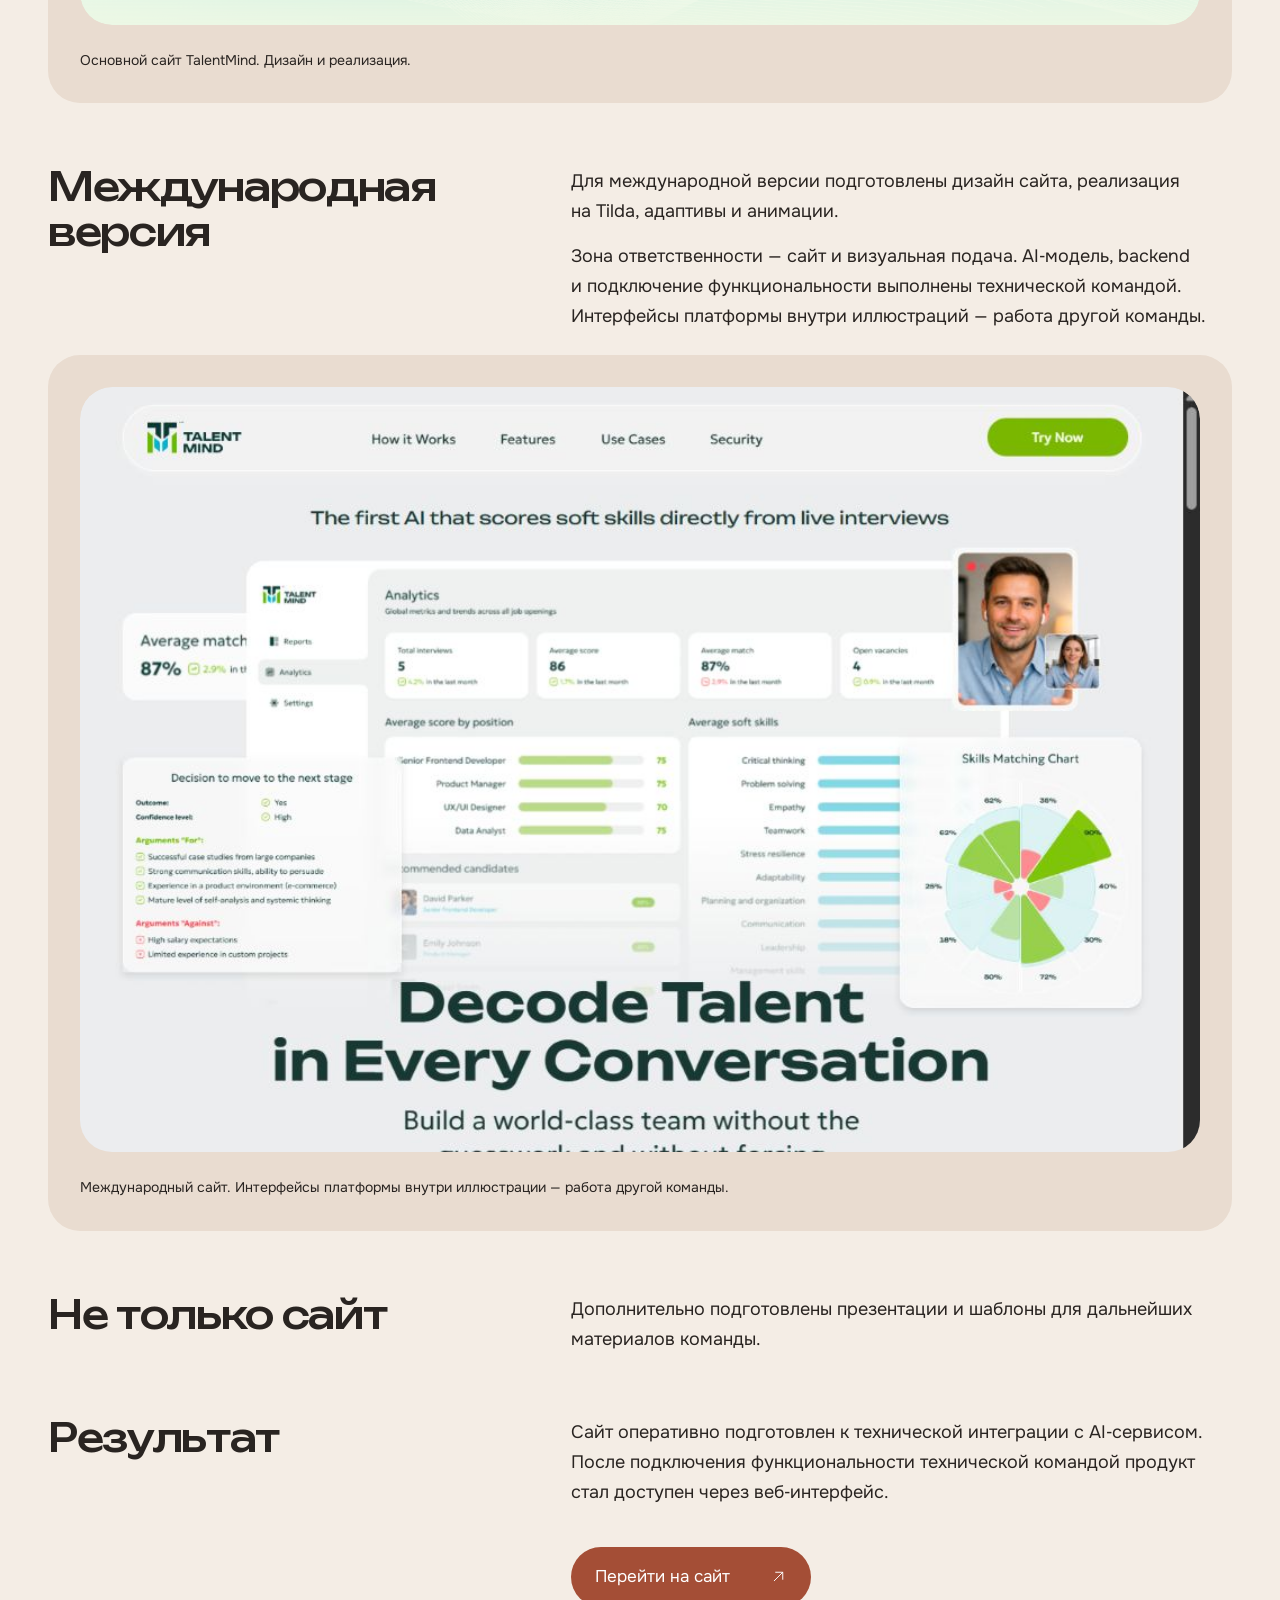
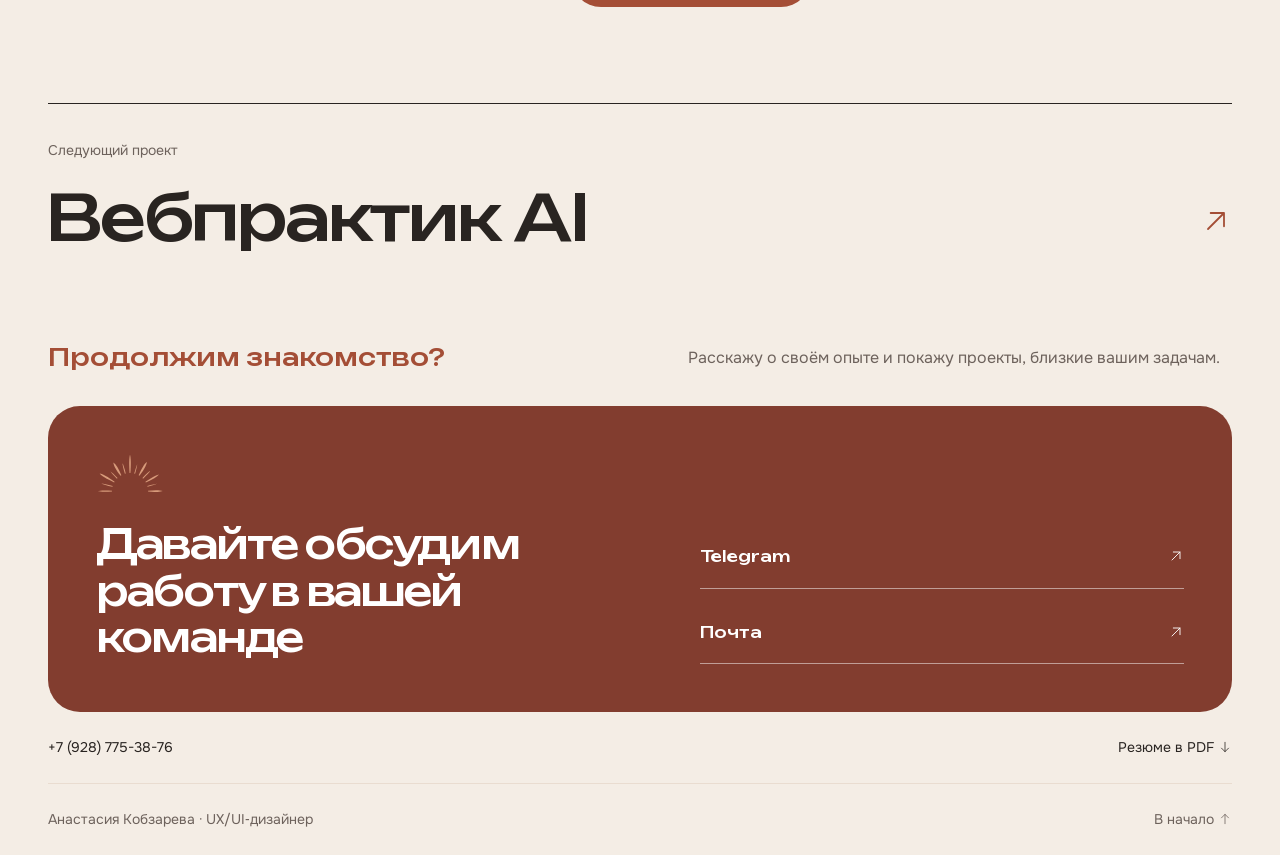
<file: talentmind.html>
<!doctype html><html lang="ru"><head><meta charset="utf-8"><link rel="icon" href="assets/favicon.ico?v=brand-mark" type="image/x-icon" sizes="16x16 32x32 48x48"><meta name="robots" content="noindex, nofollow"><meta name="viewport" content="width=device-width,initial-scale=1"><meta name="theme-color" content="#f4ede5"><meta name="description" content="Быстрый запуск сайта AI-продукта: дизайн в Figma, адаптивы и реализация на Tilda."><title>TalentMind — Анастасия Кобзарева</title><link rel="stylesheet" href="style.css?v=case-crop"><link rel="stylesheet" href="portfolio-six.css?v=case-crop"><link rel="stylesheet" href="brand.css?v=final-review-2"></head><body><a class="skip" href="#main">К&nbsp;содержанию</a><header class="header shell"><a class="signature" href="index.html" aria-label="Анастасия Кобзарева — главная"><span class="signature-symbol" aria-hidden="true"><img class="brand-mark" src="assets/logo-light.svg" width="300" height="168" alt=""></span><span class="signature-text">Анастасия Кобзарева<span class="signature-role">UX/UI &amp; Digital Designer</span></span></a><nav aria-label="Главная навигация"><a href="projects.html">Проекты</a><a href="index.html#about">Обо мне</a><a href="#contact">Контакты</a></nav></header><main id="main"><section class="case-header shell" id="top"><nav class="catalog-breadcrumb case-breadcrumb" aria-label="Хлебные крошки"><a class="plain-link" href="index.html">Главная</a><span aria-hidden="true">/</span><a class="plain-link" href="projects.html#work">Проекты</a><span aria-hidden="true">/</span><span aria-current="page">TalentMind</span></nav><div class="section-label">HR Tech · AI · Web Design</div><h1>TalentMind</h1><p>Быстрый запуск сайта для&nbsp;AI&#8209;продукта: от&nbsp;дизайна в&nbsp;Figma до&nbsp;адаптивной реализации на&nbsp;Tilda.</p></section><section class="shell"><dl class="case-meta"><div><dt>Роль</dt><dd>Дизайн сайта · Адаптивы · Реализация</dd></div><div><dt>Инструмент</dt><dd>Figma · Tilda</dd></div><div><dt>Дополнительно</dt><dd>Презентации с&nbsp;нуля и&nbsp;шаблоны</dd></div></dl><ol class="handoff-rail"><li><span>01</span>Дизайн в&nbsp;Figma</li><li><span>02</span>Адаптивные версии</li><li><span>03</span>Реализация на&nbsp;Tilda</li><li><span>04</span>Интеграция технической командой</li></ol><div class="case-story"><h2>Основной сайт</h2><div><p>TalentMind — AI&#8209;сервис для&nbsp;анализа аудио- и&nbsp;видеособеседований. Оценки навыков и&nbsp;отчёты помогают HR&#8209;специалистам сравнивать кандидатов; решение о&nbsp;найме принимает рекрутер.</p><p>Задача — оперативно создать сайт нового сервиса. Для&nbsp;реализации выбрана Tilda; подготовлены дизайн в&nbsp;Figma, адаптивные версии, анимации и&nbsp;интерактивные элементы.</p></div></div><figure class="case-figure"><button class="image-button" data-image="assets/talentmind-site.png" data-caption="Первый экран основного сайта TalentMind" aria-label="Увеличить: Первый экран основного сайта TalentMind"><img width="1792" height="795" class="" src="assets/talentmind-site.png" alt="Первый экран основного сайта TalentMind" loading="lazy" decoding="async"></button><figcaption>Основной сайт TalentMind. Дизайн и&nbsp;реализация.</figcaption></figure><div class="case-story"><h2 class="talent-international-title">Международная версия</h2><div><p>Для&nbsp;международной версии подготовлены дизайн сайта, реализация на&nbsp;Tilda, адаптивы и&nbsp;анимации.</p><p>Зона ответственности — сайт и&nbsp;визуальная подача. AI&#8209;модель, backend и&nbsp;подключение функциональности выполнены технической командой. Интерфейсы платформы внутри иллюстраций — работа другой команды.</p></div></div><figure class="case-figure"><button class="image-button" data-image="assets/talentmind-international.png" data-caption="Первый экран международного сайта TalentMind" aria-label="Увеличить: Первый экран международного сайта TalentMind"><img width="996" height="753" class="" src="assets/talentmind-international.png" alt="Первый экран международного сайта TalentMind" loading="lazy" decoding="async"></button><figcaption>Международный сайт. Интерфейсы платформы внутри иллюстрации — работа другой команды.</figcaption></figure><div class="case-story"><h2 class="talent-extra-title">Не&nbsp;только&nbsp;сайт</h2><div><p>Дополнительно подготовлены презентации и&nbsp;шаблоны для&nbsp;дальнейших материалов команды.</p></div></div><div class="case-story"><h2>Результат</h2><div><p>Сайт оперативно подготовлен к&nbsp;технической интеграции с&nbsp;AI&#8209;сервисом. После подключения функциональности технической командой продукт стал доступен через веб&#8209;интерфейс.</p><a class="button" href="https://talentmind.ru/" target="_blank" rel="noopener noreferrer">Перейти на&nbsp;сайт <span><svg class="site-arrow" width="24" height="24" viewBox="0 0 24 24" fill="none" stroke="currentColor" stroke-width="1.5" stroke-linecap="round" stroke-linejoin="round" aria-hidden="true" focusable="false"><path d="M6 18 18 6 M8 6h10v10"/></svg></span></a></div></div></section><section class="next-case shell"><span class="section-label">Следующий проект</span><a href="webpractik-ai.html"><h2>Вебпрактик&nbsp;AI</h2><span><svg class="site-arrow" width="24" height="24" viewBox="0 0 24 24" fill="none" stroke="currentColor" stroke-width="1.5" stroke-linecap="round" stroke-linejoin="round" aria-hidden="true" focusable="false"><path d="M6 18 18 6 M8 6h10v10"/></svg></span></a></section></main><dialog class="image-dialog" aria-labelledby="image-dialog-title"><div class="image-toolbar"><span id="image-dialog-title">Просмотр макета</span><div><button type="button" data-zoom="out" aria-label="Уменьшить изображение">−</button><button type="button" data-zoom="fit">Вписать</button><button type="button" data-zoom="in" aria-label="Увеличить изображение">+</button><button type="button" class="close-image" aria-label="Закрыть просмотр макета">Закрыть ×</button></div></div><div class="image-viewport" tabindex="0" aria-label="Макет. Прокрутите, чтобы рассмотреть детали"><img alt=""></div></dialog><section class="contact shell" id="contact"><div class="contact-intro"><span class="eyebrow contact-kicker" role="heading" aria-level="2">Продолжим знакомство?</span><p>Расскажу о&nbsp;своём опыте и&nbsp;покажу проекты, близкие вашим задачам.</p></div><div class="contact-panel"><div><span class="contact-star" aria-hidden="true"><img class="brand-mark" src="assets/logo-dark.svg" width="300" height="168" alt=""></span><h2 class="contact-title"><span>Давайте обсудим</span><span>работу в&nbsp;вашей</span><span>команде</span></h2></div><div class="contact-links"><a href="https://t.me/Anastasia_Website" target="_blank" rel="noopener noreferrer">Telegram <span><svg class="site-arrow" width="24" height="24" viewBox="0 0 24 24" fill="none" stroke="currentColor" stroke-width="1.5" stroke-linecap="round" stroke-linejoin="round" aria-hidden="true" focusable="false"><path d="M6 18 18 6 M8 6h10v10"/></svg></span></a><a href="mailto:nastasyshka1@gmail.com">Почта <span><svg class="site-arrow" width="24" height="24" viewBox="0 0 24 24" fill="none" stroke="currentColor" stroke-width="1.5" stroke-linecap="round" stroke-linejoin="round" aria-hidden="true" focusable="false"><path d="M6 18 18 6 M8 6h10v10"/></svg></span></a></div></div><div class="contact-foot"><a href="tel:+79287753876">+7 (928) 775-38-76</a><a href="assets/Anastasia-Kobzareva-Resume.pdf?v=c9bdb97de93b" download>Резюме в&nbsp;PDF <svg class="site-arrow" width="24" height="24" viewBox="0 0 24 24" fill="none" stroke="currentColor" stroke-width="1.5" stroke-linecap="round" stroke-linejoin="round" aria-hidden="true" focusable="false"><path d="M12 4v16 M6 14l6 6 6-6"/></svg></a></div></section><footer class="shell footer"><span>Анастасия Кобзарева · UX/UI&#8209;дизайнер</span><a href="#top">В&nbsp;начало <svg class="site-arrow" width="24" height="24" viewBox="0 0 24 24" fill="none" stroke="currentColor" stroke-width="1.5" stroke-linecap="round" stroke-linejoin="round" aria-hidden="true" focusable="false"><path d="M12 20V4 M6 10l6-6 6 6"/></svg></a></footer><script src="script.js"></script></body></html>
</file>
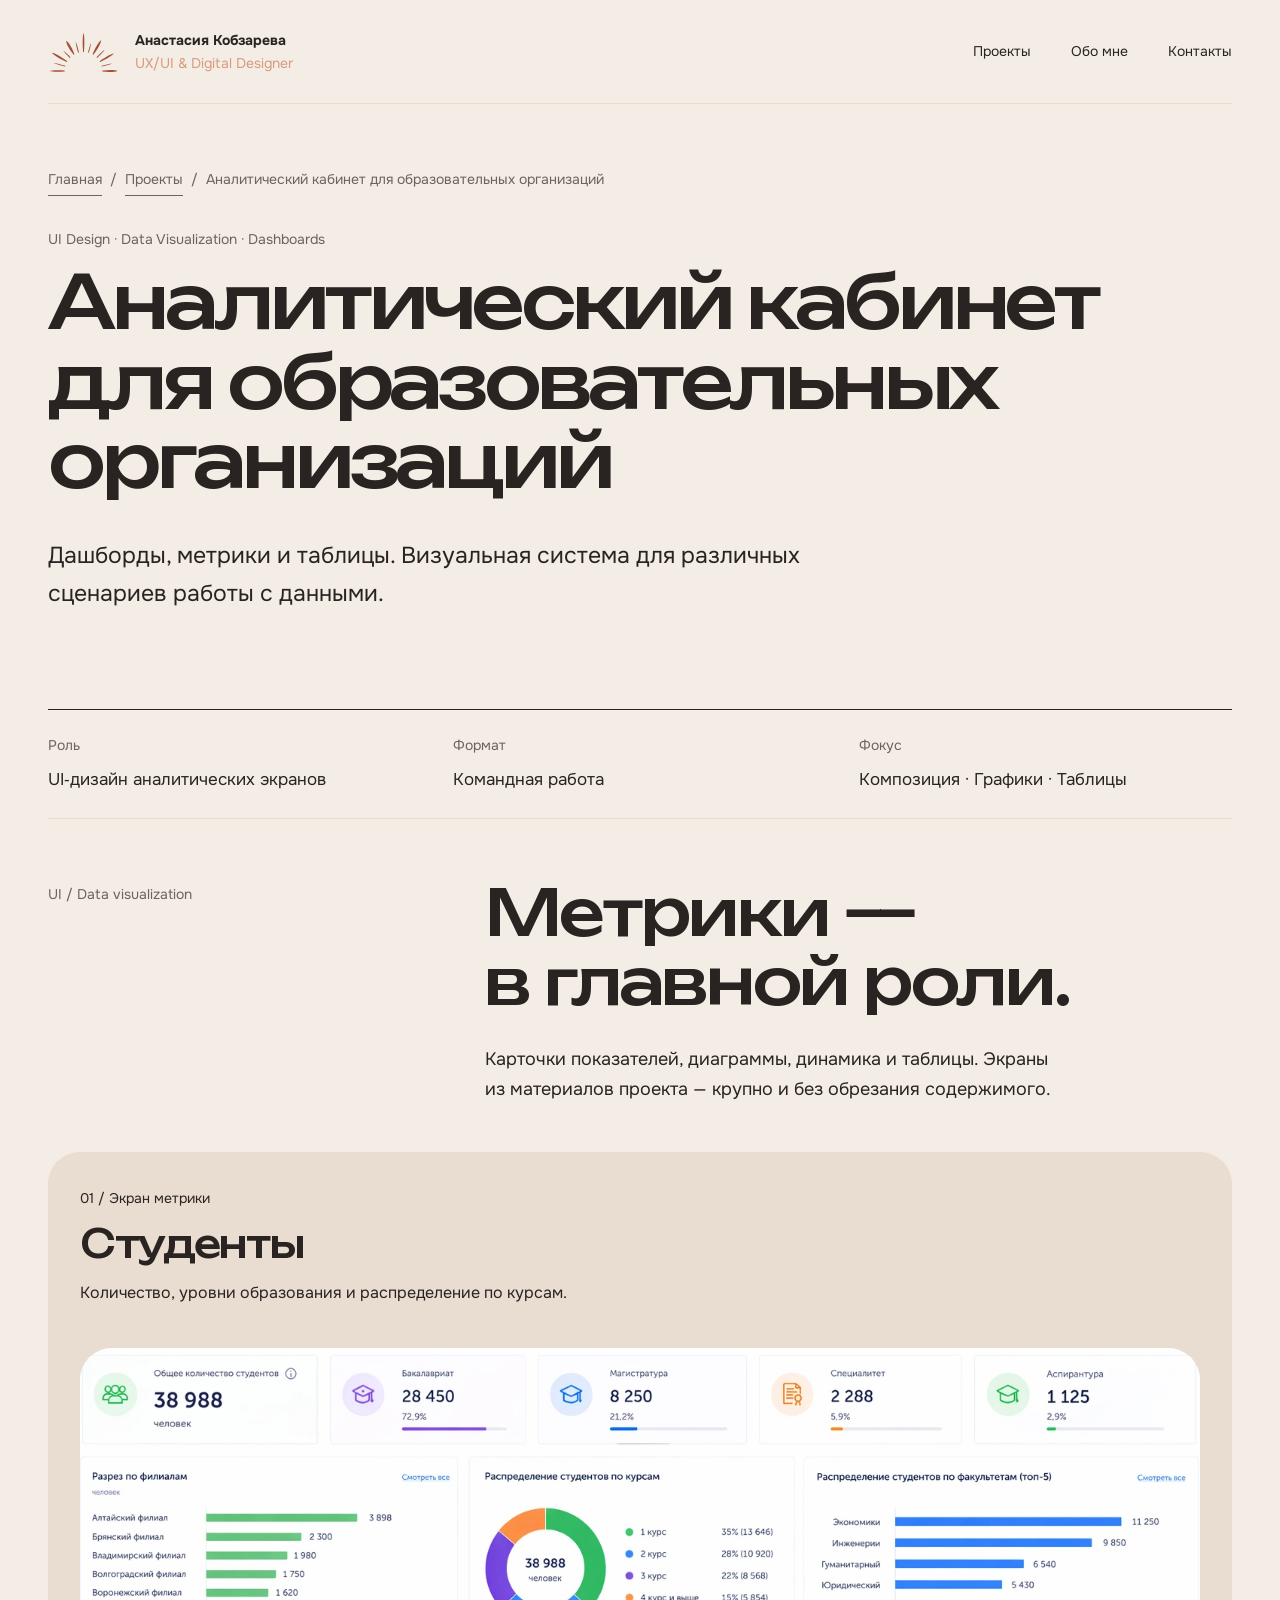
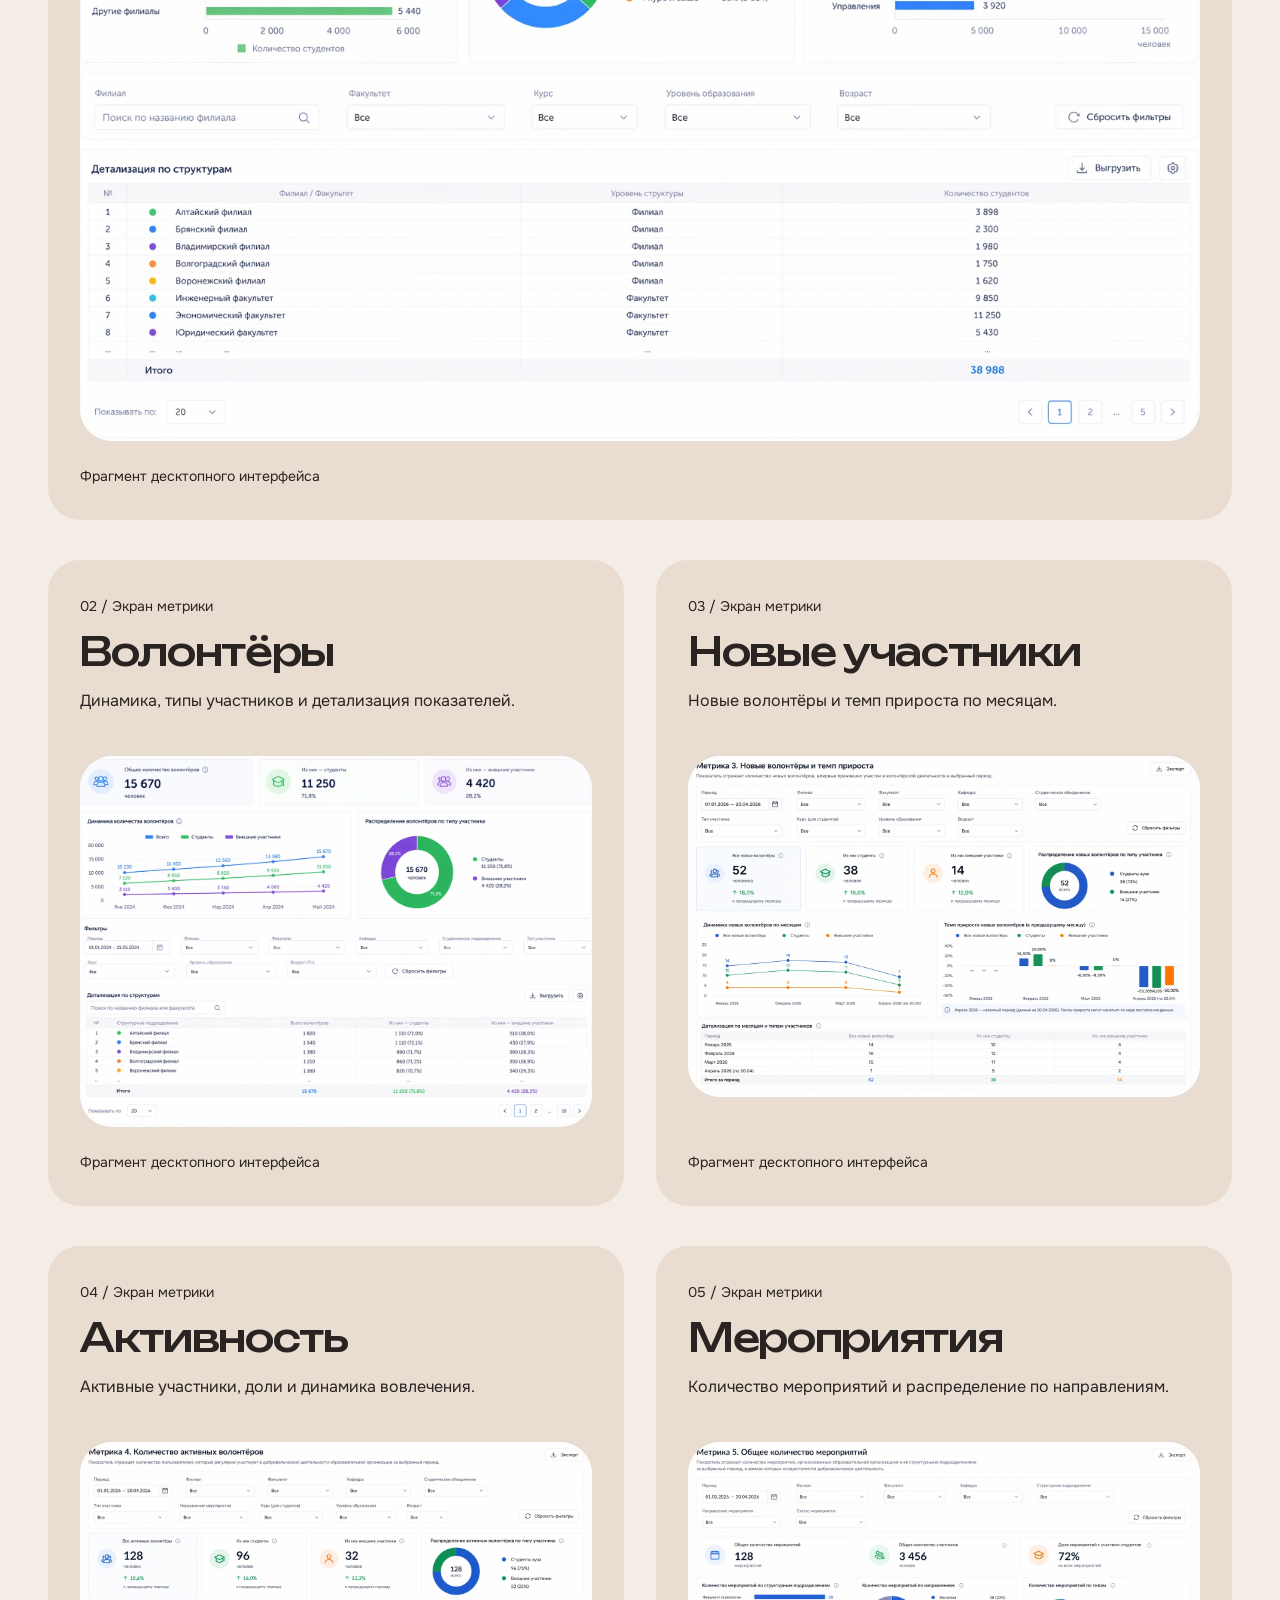
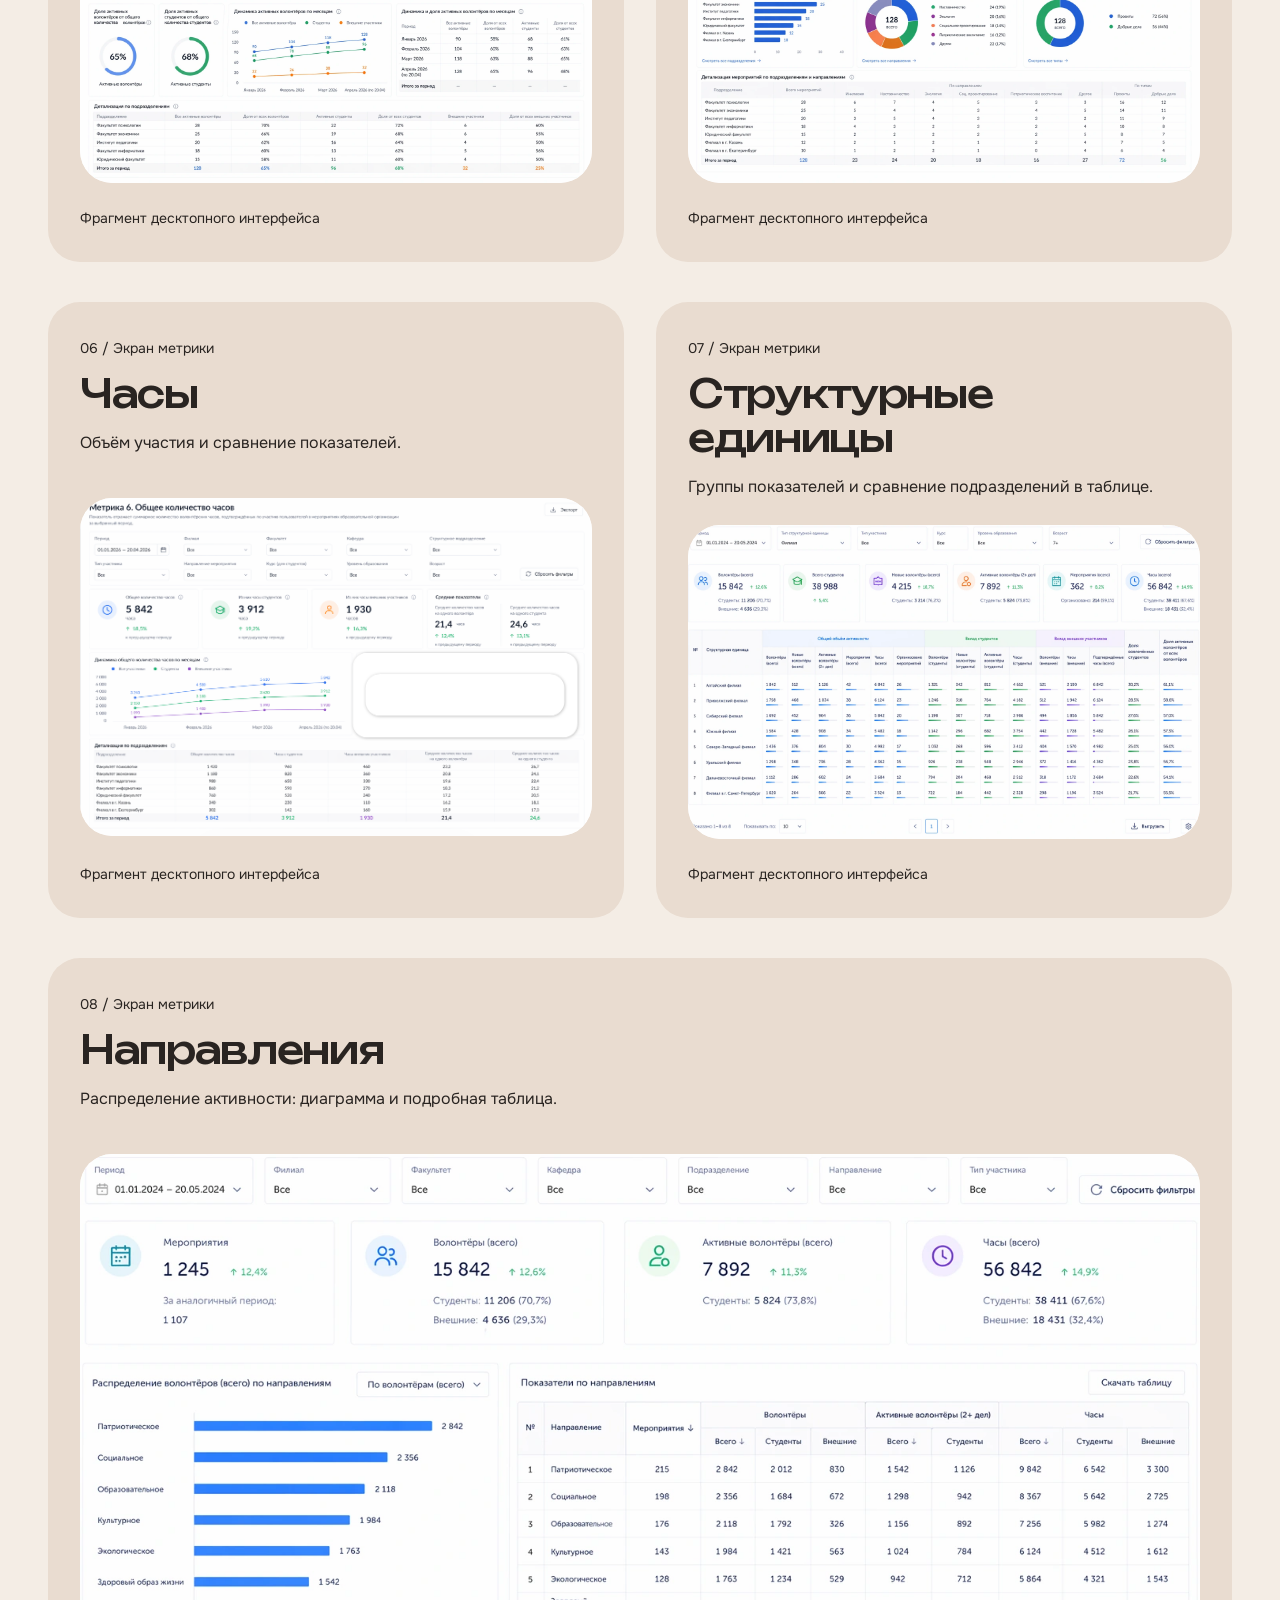
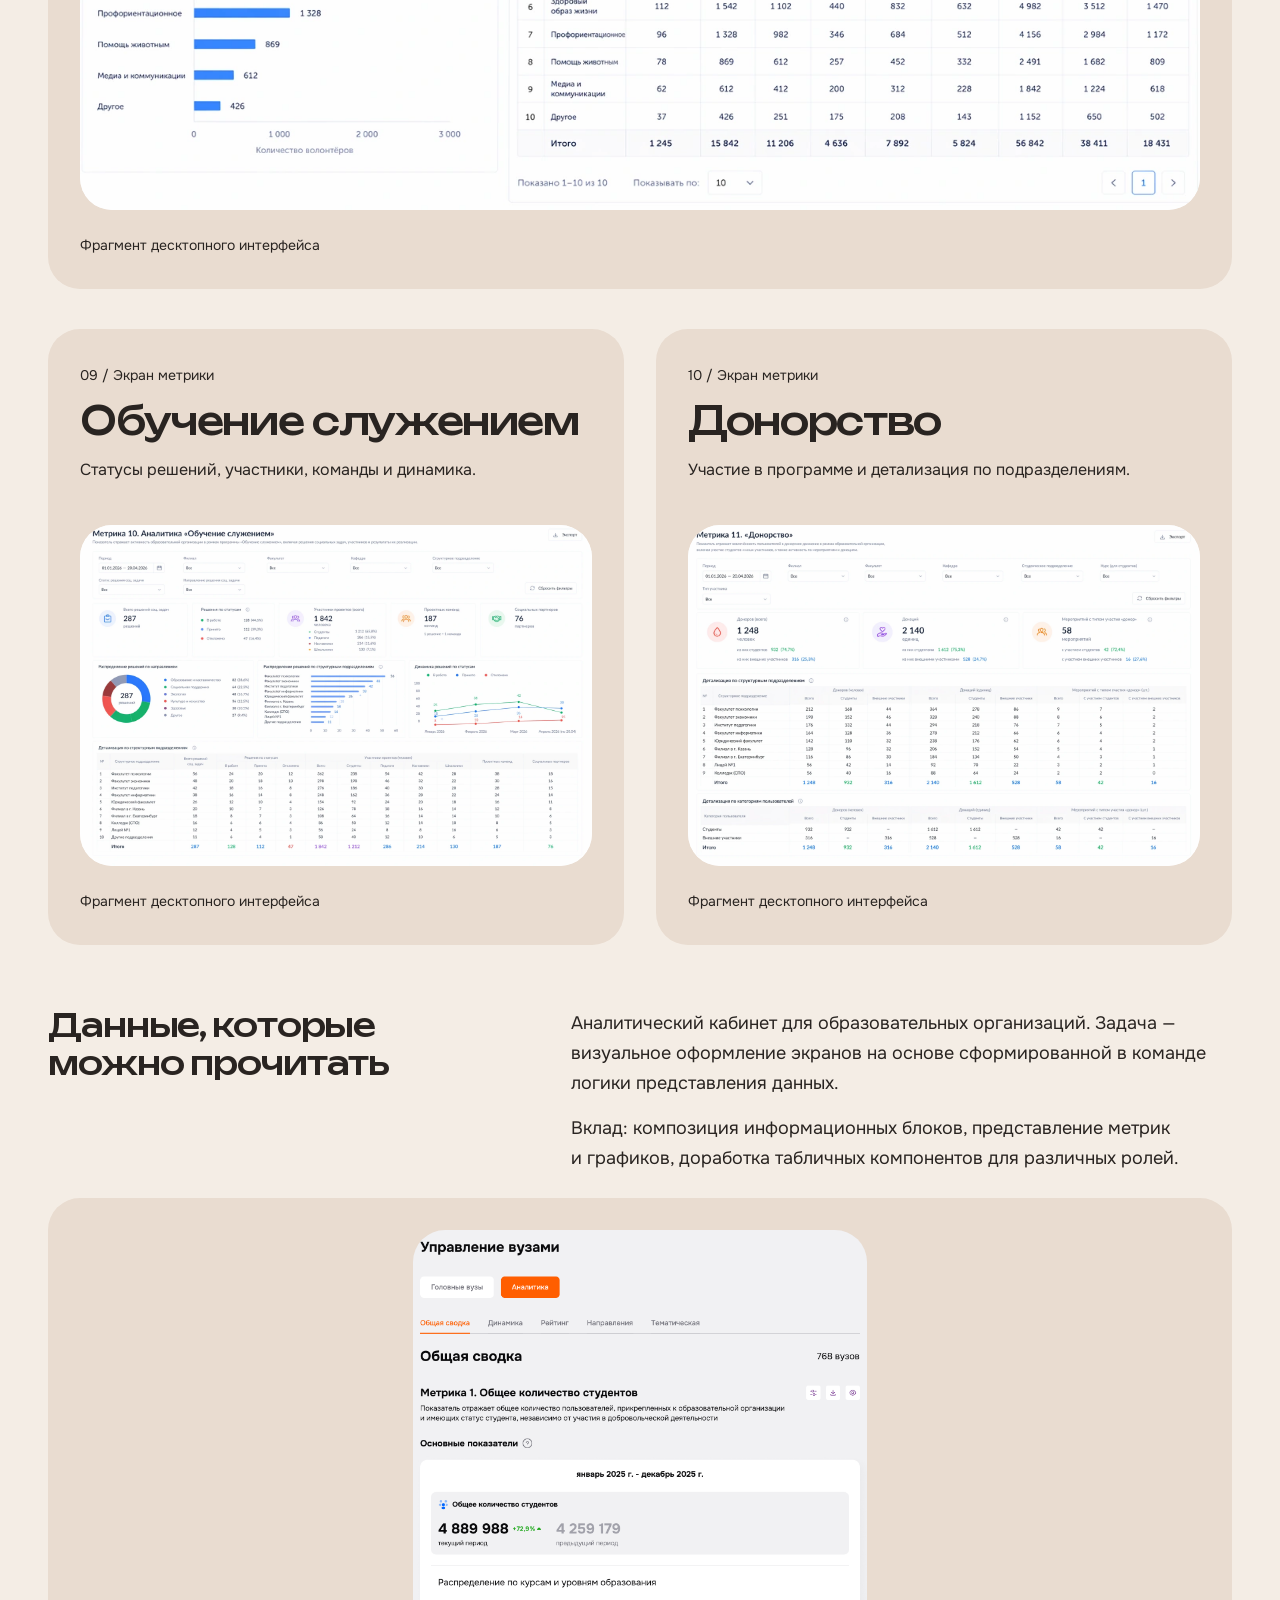
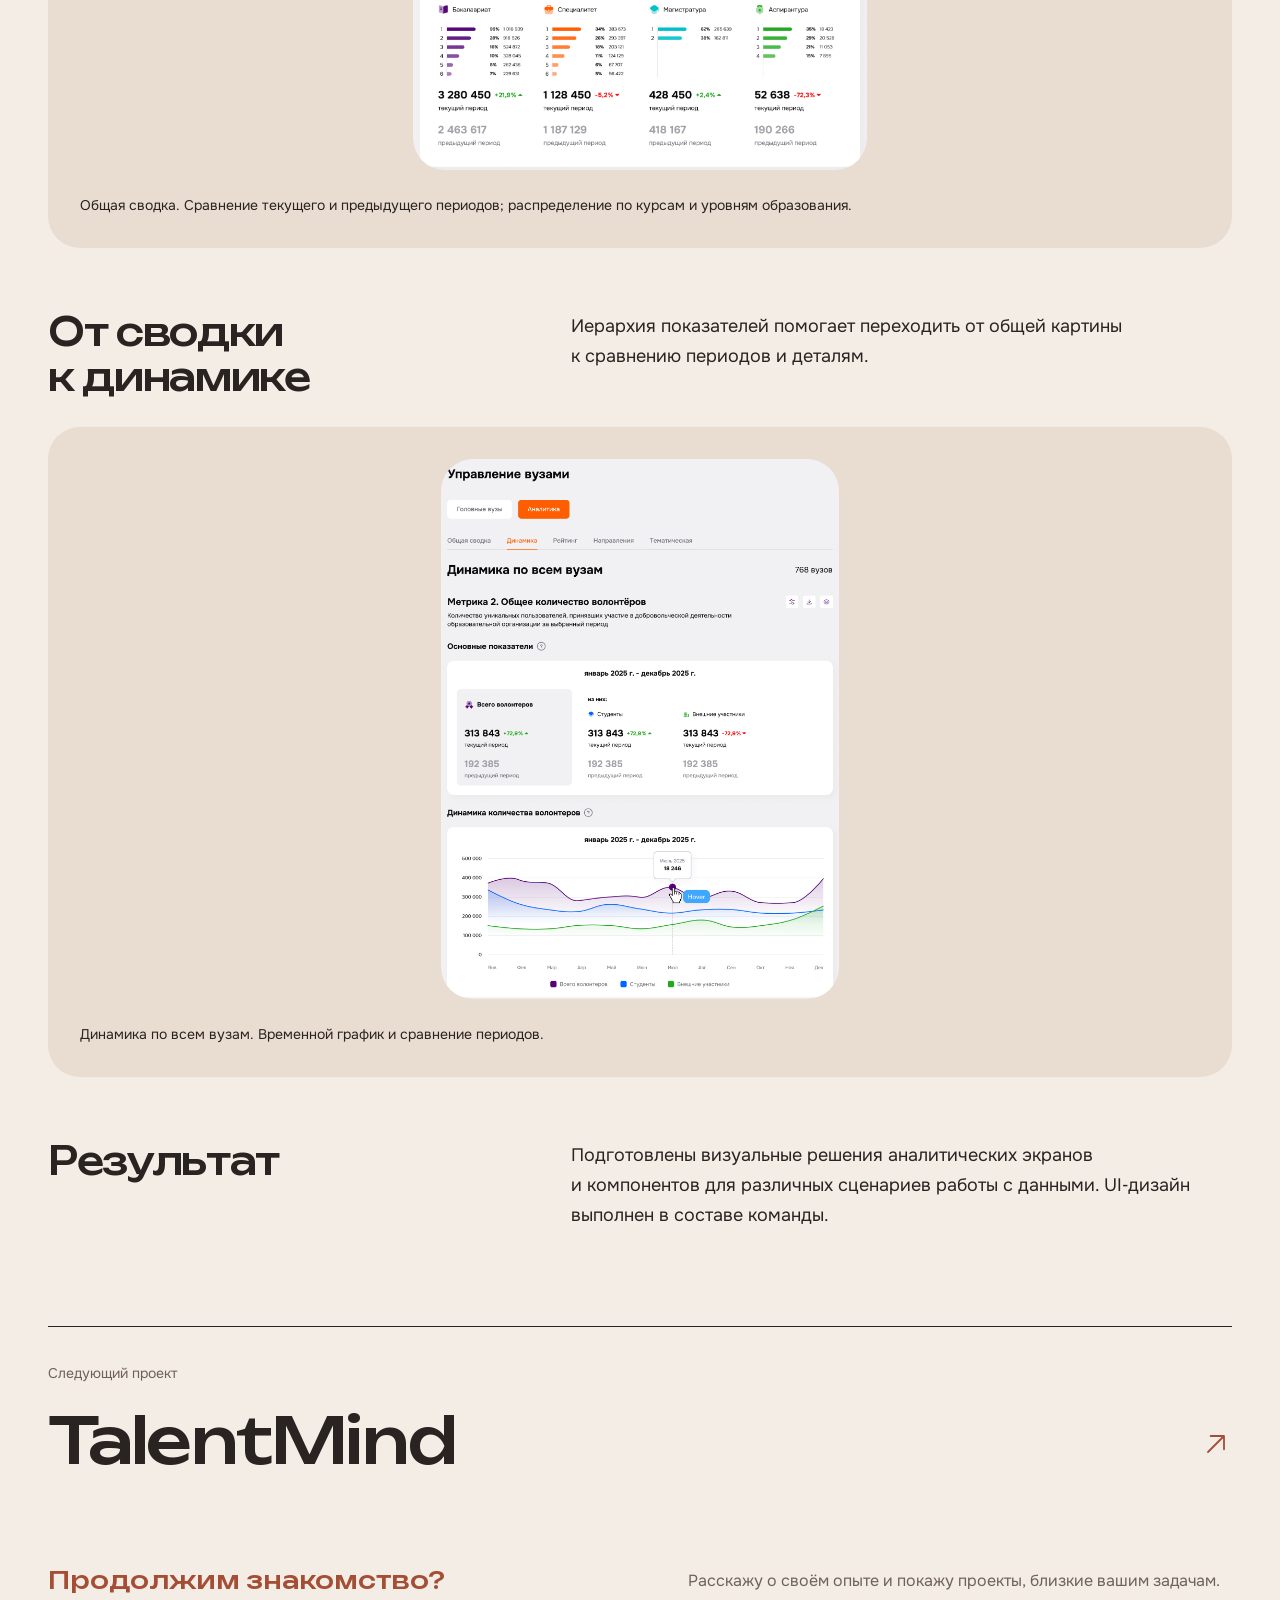
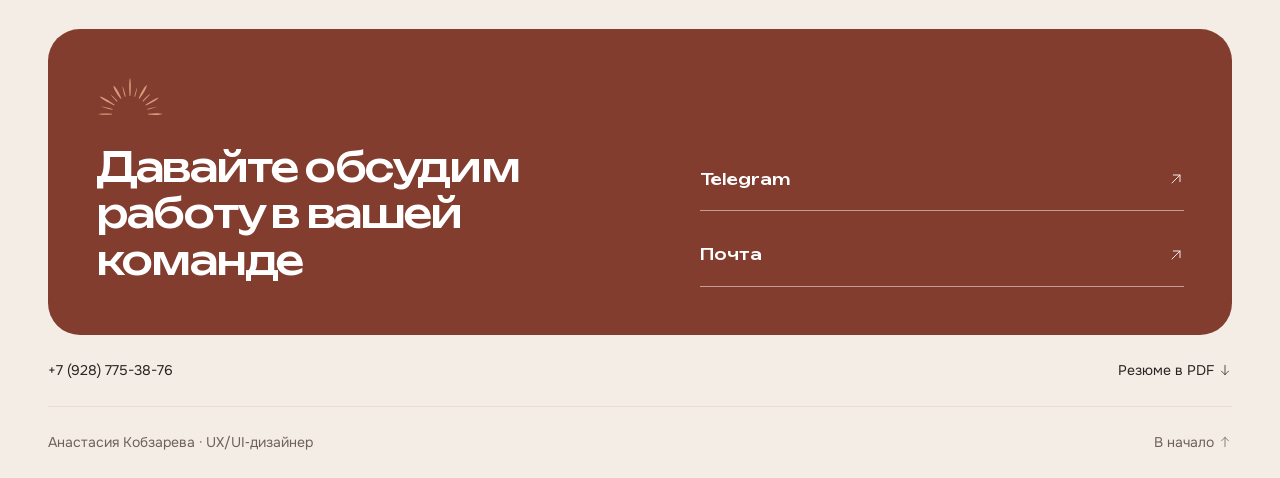
<file: university.html>
<!doctype html><html lang="ru"><head><meta charset="utf-8"><link rel="icon" href="assets/favicon.ico?v=brand-mark" type="image/x-icon" sizes="16x16 32x32 48x48"><meta name="robots" content="noindex, nofollow"><meta name="viewport" content="width=device-width,initial-scale=1"><meta name="theme-color" content="#f4ede5"><meta name="description" content="UI-дизайн аналитических экранов, метрик и таблиц в составе команды."><title>Аналитический кабинет — Анастасия Кобзарева</title><link rel="stylesheet" href="style.css?v=case-crop"><link rel="stylesheet" href="portfolio-six.css?v=case-crop"><link rel="stylesheet" href="brand.css?v=final-review-2"></head><body class="analytics-case"><a class="skip" href="#main">К&nbsp;содержанию</a><header class="header shell"><a class="signature" href="index.html" aria-label="Анастасия Кобзарева — главная"><span class="signature-symbol" aria-hidden="true"><img class="brand-mark" src="assets/logo-light.svg" width="300" height="168" alt=""></span><span class="signature-text">Анастасия Кобзарева<span class="signature-role">UX/UI &amp; Digital Designer</span></span></a><nav aria-label="Главная навигация"><a href="projects.html">Проекты</a><a href="index.html#about">Обо мне</a><a href="#contact">Контакты</a></nav></header><main id="main"><section class="case-header shell" id="top"><nav class="catalog-breadcrumb case-breadcrumb" aria-label="Хлебные крошки"><a class="plain-link" href="index.html">Главная</a><span aria-hidden="true">/</span><a class="plain-link" href="projects.html#work">Проекты</a><span aria-hidden="true">/</span><span aria-current="page">Аналитический кабинет для&nbsp;образовательных организаций</span></nav><div class="section-label">UI Design · Data Visualization · Dashboards</div><h1>Аналитический кабинет для&nbsp;образовательных организаций</h1><p>Дашборды, метрики и&nbsp;таблицы. Визуальная система для&nbsp;различных сценариев работы с&nbsp;данными.</p></section><section class="shell"><dl class="case-meta"><div><dt>Роль</dt><dd>UI&#8209;дизайн аналитических экранов</dd></div><div><dt>Формат</dt><dd>Командная работа</dd></div><div><dt>Фокус</dt><dd>Композиция · Графики · Таблицы</dd></div></dl><section class="metrics-gallery" id="metrics" aria-labelledby="metrics-title"><div class="metrics-intro"><span class="eyebrow">UI / Data visualization</span><h2 id="metrics-title">Метрики — в&nbsp;главной роли.</h2><p>Карточки показателей, диаграммы, динамика и&nbsp;таблицы. Экраны из&nbsp;материалов проекта — крупно и&nbsp;без&nbsp;обрезания содержимого.</p></div><div class="metrics-grid"><figure class="metric-scene metric-students"><div class="metric-heading"><span>01 / Экран метрики</span><h3>Студенты</h3><p>Количество, уровни образования и&nbsp;распределение по&nbsp;курсам.</p></div><button class="image-button" data-image="assets/analytics-metric-students.webp" data-caption="Студенты — экран метрики" aria-label="Увеличить: Студенты — экран метрики"><img src="assets/analytics-metric-students.webp" width="1488" height="920" alt="Студенты: Количество, уровни образования и распределение по курсам." loading="lazy" decoding="async"></button><figcaption>Фрагмент десктопного интерфейса</figcaption></figure><figure class="metric-scene metric-volunteers"><div class="metric-heading"><span>02 / Экран метрики</span><h3>Волонтёры</h3><p>Динамика, типы участников и&nbsp;детализация показателей.</p></div><button class="image-button" data-image="assets/analytics-metric-volunteers.webp" data-caption="Волонтёры — экран метрики" aria-label="Увеличить: Волонтёры — экран метрики"><img src="assets/analytics-metric-volunteers.webp" width="1352" height="979" alt="Волонтёры: Динамика, типы участников и детализация показателей." loading="lazy" decoding="async"></button><figcaption>Фрагмент десктопного интерфейса</figcaption></figure><figure class="metric-scene metric-growth"><div class="metric-heading"><span>03 / Экран метрики</span><h3>Новые участники</h3><p>Новые волонтёры и&nbsp;темп прироста по&nbsp;месяцам.</p></div><button class="image-button" data-image="assets/analytics-metric-growth.webp" data-caption="Новые участники — экран метрики" aria-label="Увеличить: Новые участники — экран метрики"><img src="assets/analytics-metric-growth.webp" width="1536" height="1024" alt="Новые участники: Новые волонтёры и темп прироста по месяцам." loading="lazy" decoding="async"></button><figcaption>Фрагмент десктопного интерфейса</figcaption></figure><figure class="metric-scene metric-active"><div class="metric-heading"><span>04 / Экран метрики</span><h3>Активность</h3><p>Активные участники, доли и&nbsp;динамика вовлечения.</p></div><button class="image-button" data-image="assets/analytics-metric-active.webp" data-caption="Активность — экран метрики" aria-label="Увеличить: Активность — экран метрики"><img src="assets/analytics-metric-active.webp" width="1536" height="1024" alt="Активность: Активные участники, доли и динамика вовлечения." loading="lazy" decoding="async"></button><figcaption>Фрагмент десктопного интерфейса</figcaption></figure><figure class="metric-scene metric-events"><div class="metric-heading"><span>05 / Экран метрики</span><h3>Мероприятия</h3><p>Количество мероприятий и&nbsp;распределение по&nbsp;направлениям.</p></div><button class="image-button" data-image="assets/analytics-metric-events.webp" data-caption="Мероприятия — экран метрики" aria-label="Увеличить: Мероприятия — экран метрики"><img src="assets/analytics-metric-events.webp" width="1536" height="1024" alt="Мероприятия: Количество мероприятий и распределение по направлениям." loading="lazy" decoding="async"></button><figcaption>Фрагмент десктопного интерфейса</figcaption></figure><figure class="metric-scene metric-hours"><div class="metric-heading"><span>06 / Экран метрики</span><h3>Часы</h3><p>Объём участия и&nbsp;сравнение показателей.</p></div><button class="image-button" data-image="assets/analytics-metric-hours.webp" data-caption="Часы — экран метрики" aria-label="Увеличить: Часы — экран метрики"><img src="assets/analytics-metric-hours.webp" width="1128" height="745" alt="Часы: Объём участия и сравнение показателей." loading="lazy" decoding="async"></button><figcaption>Фрагмент десктопного интерфейса</figcaption></figure><figure class="metric-scene metric-structures"><div class="metric-heading"><span>07 / Экран метрики</span><h3>Структурные единицы</h3><p>Группы показателей и&nbsp;сравнение подразделений в&nbsp;таблице.</p></div><button class="image-button" data-image="assets/analytics-metric-structures.webp" data-caption="Структурные единицы — экран метрики" aria-label="Увеличить: Структурные единицы — экран метрики"><img src="assets/analytics-metric-structures.webp" width="1430" height="878" alt="Структурные единицы: Группы показателей и сравнение подразделений в таблице." loading="lazy" decoding="async"></button><figcaption>Фрагмент десктопного интерфейса</figcaption></figure><figure class="metric-scene metric-directions"><div class="metric-heading"><span>08 / Экран метрики</span><h3>Направления</h3><p>Распределение активности: диаграмма и&nbsp;подробная таблица.</p></div><button class="image-button" data-image="assets/analytics-metric-directions.webp" data-caption="Направления — экран метрики" aria-label="Увеличить: Направления — экран метрики"><img src="assets/analytics-metric-directions.webp" width="1418" height="830" alt="Направления: Распределение активности: диаграмма и подробная таблица." loading="lazy" decoding="async"></button><figcaption>Фрагмент десктопного интерфейса</figcaption></figure><figure class="metric-scene metric-learning"><div class="metric-heading"><span>09 / Экран метрики</span><h3>Обучение служением</h3><p>Статусы решений, участники, команды и&nbsp;динамика.</p></div><button class="image-button" data-image="assets/analytics-metric-learning.webp" data-caption="Обучение служением — экран метрики" aria-label="Увеличить: Обучение служением — экран метрики"><img src="assets/analytics-metric-learning.webp" width="1536" height="1024" alt="Обучение служением: Статусы решений, участники, команды и динамика." loading="lazy" decoding="async"></button><figcaption>Фрагмент десктопного интерфейса</figcaption></figure><figure class="metric-scene metric-donation"><div class="metric-heading"><span>10 / Экран метрики</span><h3>Донорство</h3><p>Участие в&nbsp;программе и&nbsp;детализация по&nbsp;подразделениям.</p></div><button class="image-button" data-image="assets/analytics-metric-donation.webp" data-caption="Донорство — экран метрики" aria-label="Увеличить: Донорство — экран метрики"><img src="assets/analytics-metric-donation.webp" width="1536" height="1024" alt="Донорство: Участие в программе и детализация по подразделениям." loading="lazy" decoding="async"></button><figcaption>Фрагмент десктопного интерфейса</figcaption></figure></div></section><div class="case-story"><h2 class="analytics-story-title">Данные, которые можно прочитать</h2><div><p>Аналитический кабинет для&nbsp;образовательных организаций. Задача — визуальное оформление экранов на&nbsp;основе сформированной в&nbsp;команде логики представления данных.</p><p>Вклад: композиция информационных блоков, представление метрик и&nbsp;графиков, доработка табличных компонентов для&nbsp;различных ролей.</p></div></div><figure class="case-figure analytics-preview"><button class="image-button" data-image="assets/university-analytics-overview.png" data-caption="Общая сводка аналитики" aria-label="Увеличить: Общая сводка аналитики"><img width="1524" height="1812" class="" src="assets/university-analytics-overview.png" alt="Общая сводка аналитики" loading="lazy" decoding="async"></button><figcaption>Общая сводка. Сравнение текущего и&nbsp;предыдущего периодов; распределение по&nbsp;курсам и&nbsp;уровням образования.</figcaption></figure><div class="case-story"><h2>От&nbsp;сводки к&nbsp;динамике</h2><div><p>Иерархия показателей помогает переходить от&nbsp;общей картины к&nbsp;сравнению периодов и&nbsp;деталям.</p></div></div><figure class="case-figure analytics-preview"><button class="image-button" data-image="assets/university-analytics-dynamics.png" data-caption="Динамика по всем вузам и состояние наведения на графике" aria-label="Увеличить: Динамика по всем вузам и состояние наведения на графике"><img width="1524" height="2064" class="" src="assets/university-analytics-dynamics.png" alt="Динамика по всем вузам и состояние наведения на графике" loading="lazy" decoding="async"></button><figcaption>Динамика по&nbsp;всем вузам. Временной график и&nbsp;сравнение периодов.</figcaption></figure><div class="case-story analytics-result"><h2>Результат</h2><div><p>Подготовлены визуальные решения аналитических экранов и&nbsp;компонентов для&nbsp;различных сценариев работы с&nbsp;данными. UI&#8209;дизайн выполнен в&nbsp;составе&nbsp;команды.</p></div></div></section><section class="next-case shell"><span class="section-label">Следующий проект</span><a href="talentmind.html"><h2>TalentMind</h2><span><svg class="site-arrow" width="24" height="24" viewBox="0 0 24 24" fill="none" stroke="currentColor" stroke-width="1.5" stroke-linecap="round" stroke-linejoin="round" aria-hidden="true" focusable="false"><path d="M6 18 18 6 M8 6h10v10"/></svg></span></a></section></main><dialog class="image-dialog" aria-labelledby="image-dialog-title"><div class="image-toolbar"><span id="image-dialog-title">Просмотр макета</span><div><button type="button" data-zoom="out" aria-label="Уменьшить изображение">−</button><button type="button" data-zoom="fit">Вписать</button><button type="button" data-zoom="in" aria-label="Увеличить изображение">+</button><button type="button" class="close-image" aria-label="Закрыть просмотр макета">Закрыть ×</button></div></div><div class="image-viewport" tabindex="0" aria-label="Макет. Прокрутите, чтобы рассмотреть детали"><img alt=""></div></dialog><section class="contact shell" id="contact"><div class="contact-intro"><span class="eyebrow contact-kicker" role="heading" aria-level="2">Продолжим знакомство?</span><p>Расскажу о&nbsp;своём опыте и&nbsp;покажу проекты, близкие вашим задачам.</p></div><div class="contact-panel"><div><span class="contact-star" aria-hidden="true"><img class="brand-mark" src="assets/logo-dark.svg" width="300" height="168" alt=""></span><h2 class="contact-title"><span>Давайте обсудим</span><span>работу в&nbsp;вашей</span><span>команде</span></h2></div><div class="contact-links"><a href="https://t.me/Anastasia_Website" target="_blank" rel="noopener noreferrer">Telegram <span><svg class="site-arrow" width="24" height="24" viewBox="0 0 24 24" fill="none" stroke="currentColor" stroke-width="1.5" stroke-linecap="round" stroke-linejoin="round" aria-hidden="true" focusable="false"><path d="M6 18 18 6 M8 6h10v10"/></svg></span></a><a href="mailto:nastasyshka1@gmail.com">Почта <span><svg class="site-arrow" width="24" height="24" viewBox="0 0 24 24" fill="none" stroke="currentColor" stroke-width="1.5" stroke-linecap="round" stroke-linejoin="round" aria-hidden="true" focusable="false"><path d="M6 18 18 6 M8 6h10v10"/></svg></span></a></div></div><div class="contact-foot"><a href="tel:+79287753876">+7 (928) 775-38-76</a><a href="assets/Anastasia-Kobzareva-Resume.pdf?v=c9bdb97de93b" download>Резюме в&nbsp;PDF <svg class="site-arrow" width="24" height="24" viewBox="0 0 24 24" fill="none" stroke="currentColor" stroke-width="1.5" stroke-linecap="round" stroke-linejoin="round" aria-hidden="true" focusable="false"><path d="M12 4v16 M6 14l6 6 6-6"/></svg></a></div></section><footer class="shell footer"><span>Анастасия Кобзарева · UX/UI&#8209;дизайнер</span><a href="#top">В&nbsp;начало <svg class="site-arrow" width="24" height="24" viewBox="0 0 24 24" fill="none" stroke="currentColor" stroke-width="1.5" stroke-linecap="round" stroke-linejoin="round" aria-hidden="true" focusable="false"><path d="M12 20V4 M6 10l6-6 6 6"/></svg></a></footer><script src="script.js"></script></body></html>
</file>
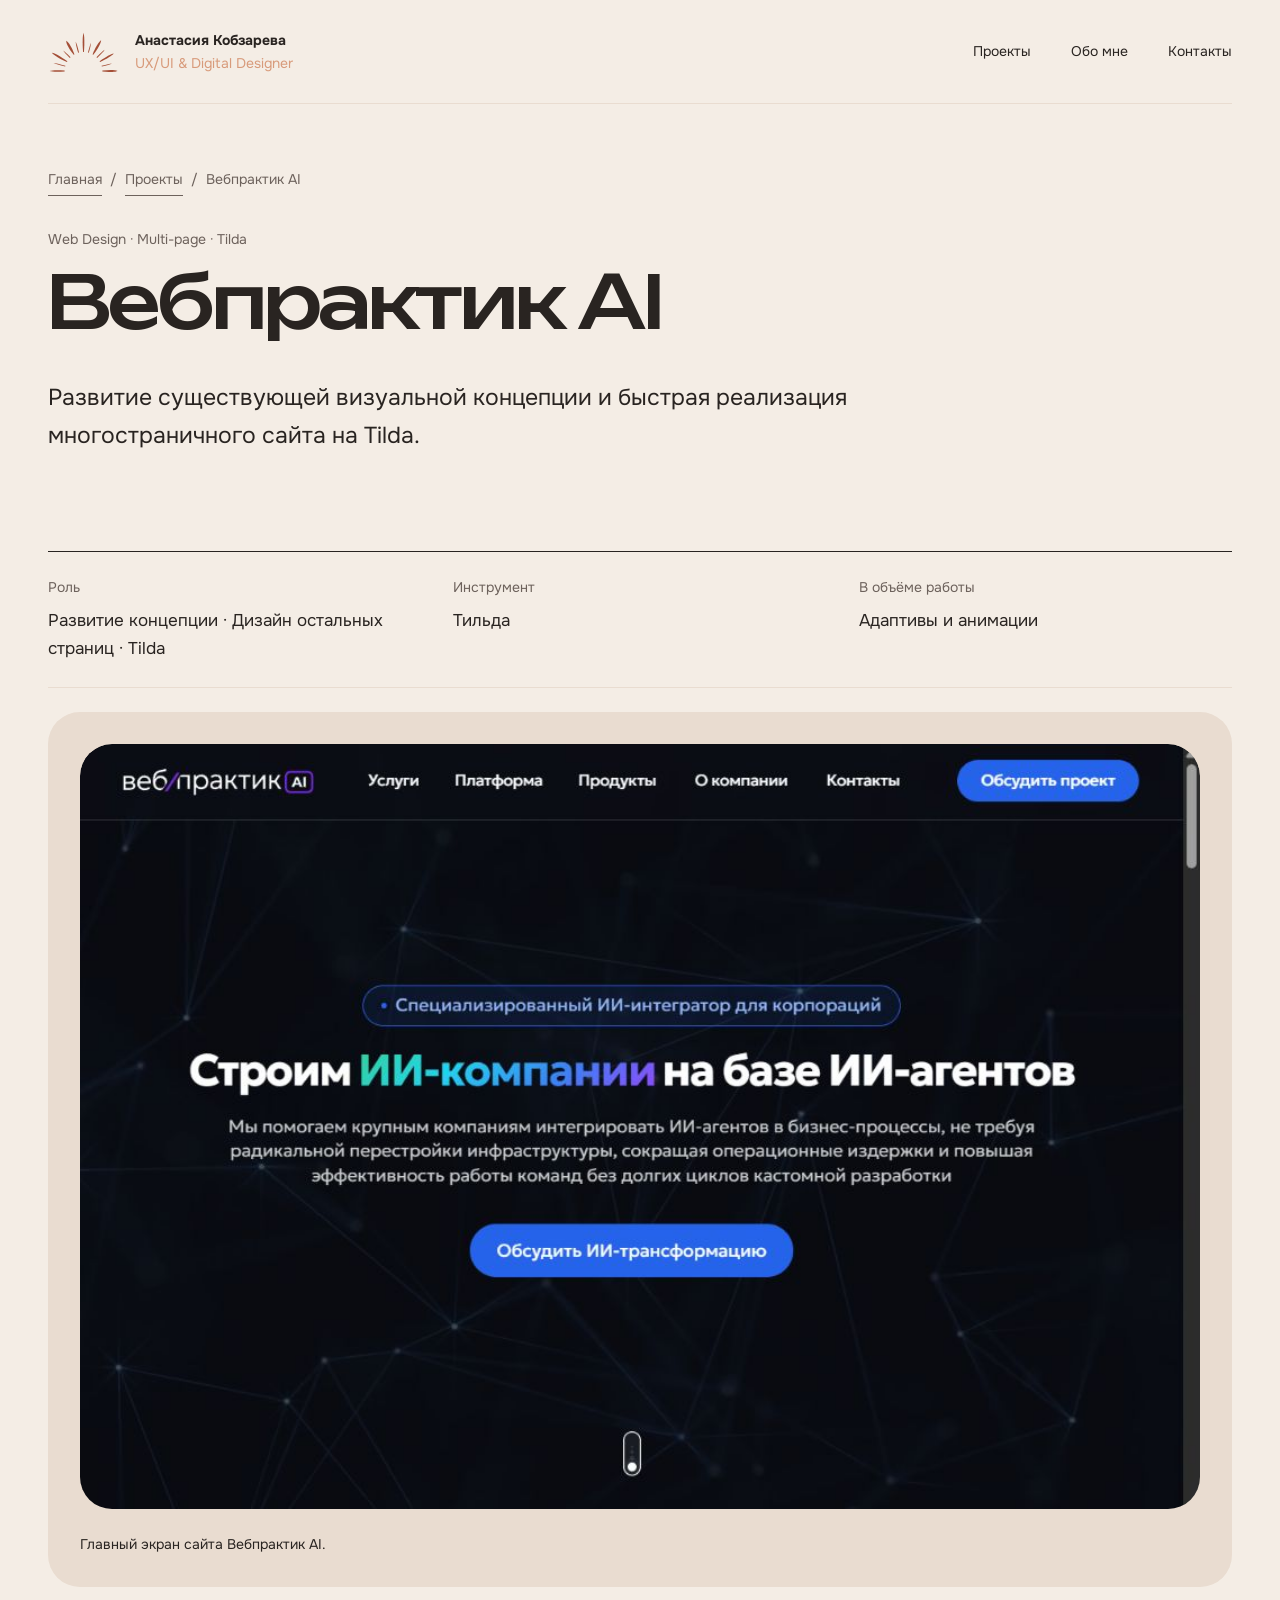
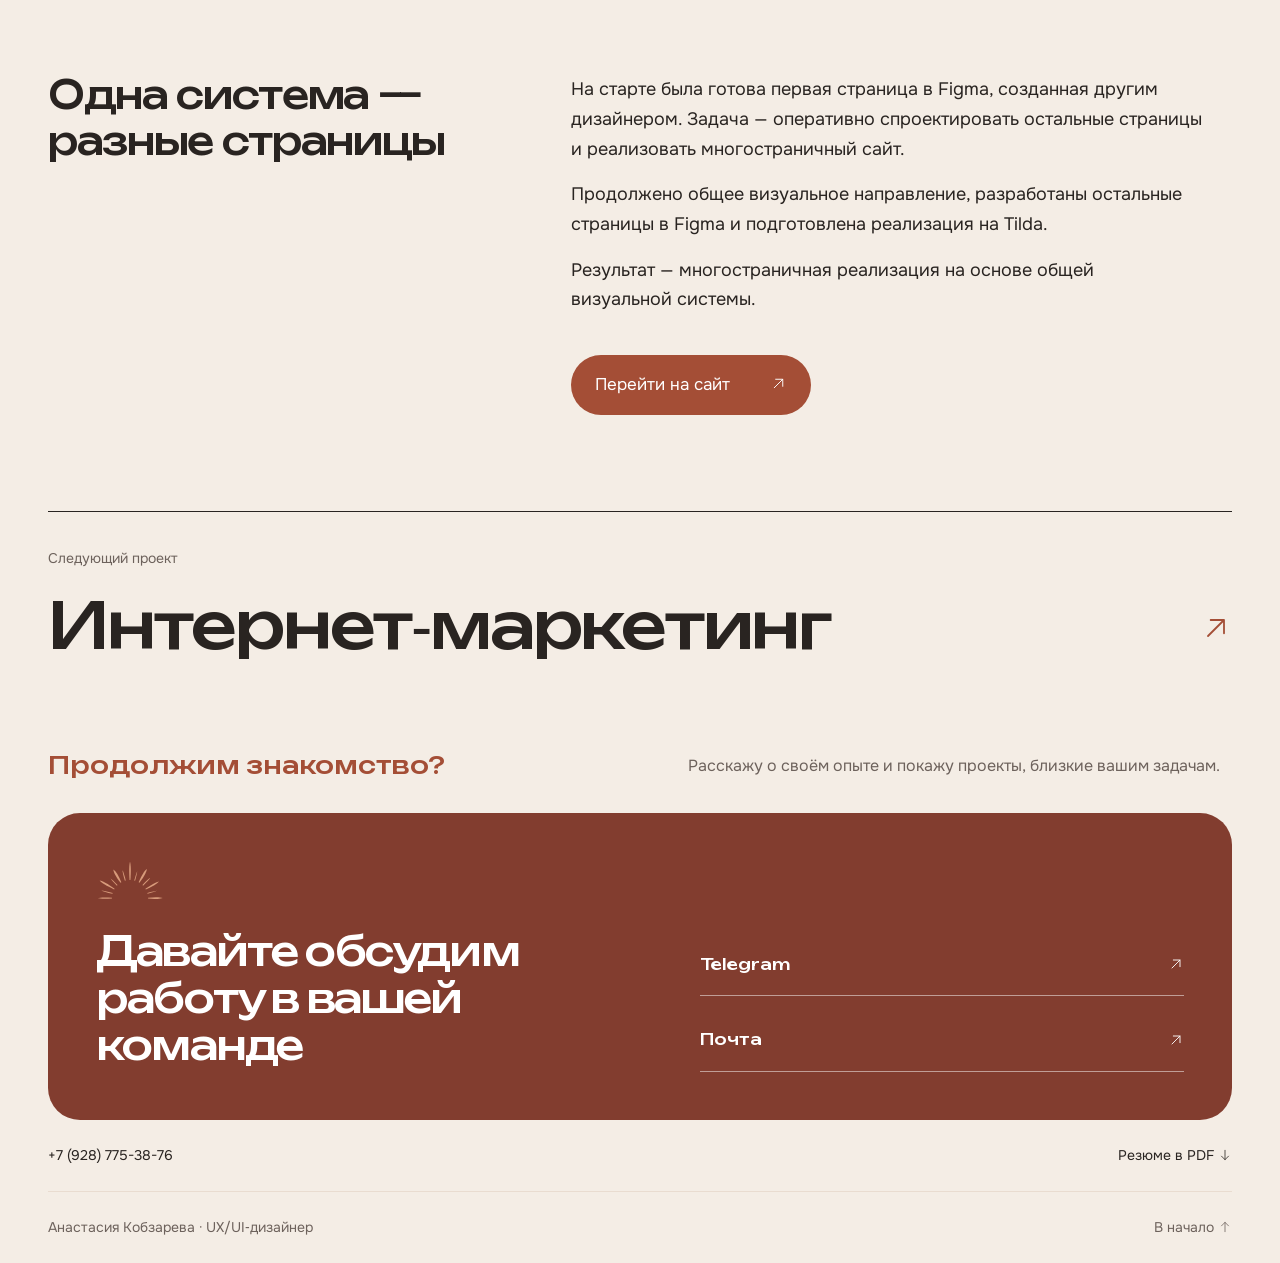
<file: webpractik-ai.html>
<!doctype html><html lang="ru"><head><meta charset="utf-8"><link rel="icon" href="assets/favicon.ico?v=brand-mark" type="image/x-icon" sizes="16x16 32x32 48x48"><meta name="robots" content="noindex, nofollow"><meta name="viewport" content="width=device-width,initial-scale=1"><meta name="theme-color" content="#f4ede5"><meta name="description" content="Развитие существующей концепции, дизайн остальных страниц и многостраничная реализация на Tilda."><title>Вебпрактик&nbsp;AI — Анастасия Кобзарева</title><link rel="stylesheet" href="style.css?v=case-crop"><link rel="stylesheet" href="portfolio-six.css?v=case-crop"><link rel="stylesheet" href="brand.css?v=final-review-2"></head><body><a class="skip" href="#main">К&nbsp;содержанию</a><header class="header shell"><a class="signature" href="index.html" aria-label="Анастасия Кобзарева — главная"><span class="signature-symbol" aria-hidden="true"><img class="brand-mark" src="assets/logo-light.svg" width="300" height="168" alt=""></span><span class="signature-text">Анастасия Кобзарева<span class="signature-role">UX/UI &amp; Digital Designer</span></span></a><nav aria-label="Главная навигация"><a href="projects.html">Проекты</a><a href="index.html#about">Обо мне</a><a href="#contact">Контакты</a></nav></header><main id="main"><section class="case-header shell" id="top"><nav class="catalog-breadcrumb case-breadcrumb" aria-label="Хлебные крошки"><a class="plain-link" href="index.html">Главная</a><span aria-hidden="true">/</span><a class="plain-link" href="projects.html#work">Проекты</a><span aria-hidden="true">/</span><span aria-current="page">Вебпрактик&nbsp;AI</span></nav><div class="section-label">Web Design · Multi-page · Tilda</div><h1>Вебпрактик&nbsp;AI</h1><p>Развитие существующей визуальной концепции и&nbsp;быстрая реализация многостраничного сайта на&nbsp;Tilda.</p></section><section class="shell"><dl class="case-meta"><div><dt>Роль</dt><dd>Развитие концепции · Дизайн остальных страниц · Tilda</dd></div><div><dt>Инструмент</dt><dd>Тильда</dd></div><div><dt>В&nbsp;объёме работы</dt><dd>Адаптивы и&nbsp;анимации</dd></div></dl><figure class="case-figure"><button class="image-button" data-image="assets/webpractik-ai-site.png" data-caption="Первый экран сайта Вебпрактик&nbsp;AI" aria-label="Увеличить: Первый экран сайта Вебпрактик&nbsp;AI"><img width="996" height="753" class="" src="assets/webpractik-ai-site.png" alt="Первый экран сайта Вебпрактик&nbsp;AI" loading="lazy" decoding="async"></button><figcaption>Главный экран сайта Вебпрактик&nbsp;AI.</figcaption></figure><div class="case-story"><h2>Одна система — разные страницы</h2><div><p>На&nbsp;старте была готова первая страница в&nbsp;Figma, созданная другим дизайнером. Задача — оперативно спроектировать остальные страницы и&nbsp;реализовать многостраничный сайт.</p><p>Продолжено общее визуальное направление, разработаны остальные страницы в&nbsp;Figma и&nbsp;подготовлена реализация на&nbsp;Tilda.</p><p>Результат — многостраничная реализация на&nbsp;основе общей визуальной системы.</p><a class="button" href="https://webpractik.ai/" target="_blank" rel="noopener noreferrer">Перейти на&nbsp;сайт <span><svg class="site-arrow" width="24" height="24" viewBox="0 0 24 24" fill="none" stroke="currentColor" stroke-width="1.5" stroke-linecap="round" stroke-linejoin="round" aria-hidden="true" focusable="false"><path d="M6 18 18 6 M8 6h10v10"/></svg></span></a></div></div></section><section class="next-case shell"><span class="section-label">Следующий проект</span><a href="marketing.html"><h2 class="marketing-title">Интернет&#8209;маркетинг</h2><span><svg class="site-arrow" width="24" height="24" viewBox="0 0 24 24" fill="none" stroke="currentColor" stroke-width="1.5" stroke-linecap="round" stroke-linejoin="round" aria-hidden="true" focusable="false"><path d="M6 18 18 6 M8 6h10v10"/></svg></span></a></section></main><dialog class="image-dialog" aria-labelledby="image-dialog-title"><div class="image-toolbar"><span id="image-dialog-title">Просмотр макета</span><div><button type="button" data-zoom="out" aria-label="Уменьшить изображение">−</button><button type="button" data-zoom="fit">Вписать</button><button type="button" data-zoom="in" aria-label="Увеличить изображение">+</button><button type="button" class="close-image" aria-label="Закрыть просмотр макета">Закрыть ×</button></div></div><div class="image-viewport" tabindex="0" aria-label="Макет. Прокрутите, чтобы рассмотреть детали"><img alt=""></div></dialog><section class="contact shell" id="contact"><div class="contact-intro"><span class="eyebrow contact-kicker" role="heading" aria-level="2">Продолжим знакомство?</span><p>Расскажу о&nbsp;своём опыте и&nbsp;покажу проекты, близкие вашим задачам.</p></div><div class="contact-panel"><div><span class="contact-star" aria-hidden="true"><img class="brand-mark" src="assets/logo-dark.svg" width="300" height="168" alt=""></span><h2 class="contact-title"><span>Давайте обсудим</span><span>работу в&nbsp;вашей</span><span>команде</span></h2></div><div class="contact-links"><a href="https://t.me/Anastasia_Website" target="_blank" rel="noopener noreferrer">Telegram <span><svg class="site-arrow" width="24" height="24" viewBox="0 0 24 24" fill="none" stroke="currentColor" stroke-width="1.5" stroke-linecap="round" stroke-linejoin="round" aria-hidden="true" focusable="false"><path d="M6 18 18 6 M8 6h10v10"/></svg></span></a><a href="mailto:nastasyshka1@gmail.com">Почта <span><svg class="site-arrow" width="24" height="24" viewBox="0 0 24 24" fill="none" stroke="currentColor" stroke-width="1.5" stroke-linecap="round" stroke-linejoin="round" aria-hidden="true" focusable="false"><path d="M6 18 18 6 M8 6h10v10"/></svg></span></a></div></div><div class="contact-foot"><a href="tel:+79287753876">+7 (928) 775-38-76</a><a href="assets/Anastasia-Kobzareva-Resume.pdf?v=c9bdb97de93b" download>Резюме в&nbsp;PDF <svg class="site-arrow" width="24" height="24" viewBox="0 0 24 24" fill="none" stroke="currentColor" stroke-width="1.5" stroke-linecap="round" stroke-linejoin="round" aria-hidden="true" focusable="false"><path d="M12 4v16 M6 14l6 6 6-6"/></svg></a></div></section><footer class="shell footer"><span>Анастасия Кобзарева · UX/UI&#8209;дизайнер</span><a href="#top">В&nbsp;начало <svg class="site-arrow" width="24" height="24" viewBox="0 0 24 24" fill="none" stroke="currentColor" stroke-width="1.5" stroke-linecap="round" stroke-linejoin="round" aria-hidden="true" focusable="false"><path d="M12 20V4 M6 10l6-6 6 6"/></svg></a></footer><script src="script.js"></script></body></html>
</file>
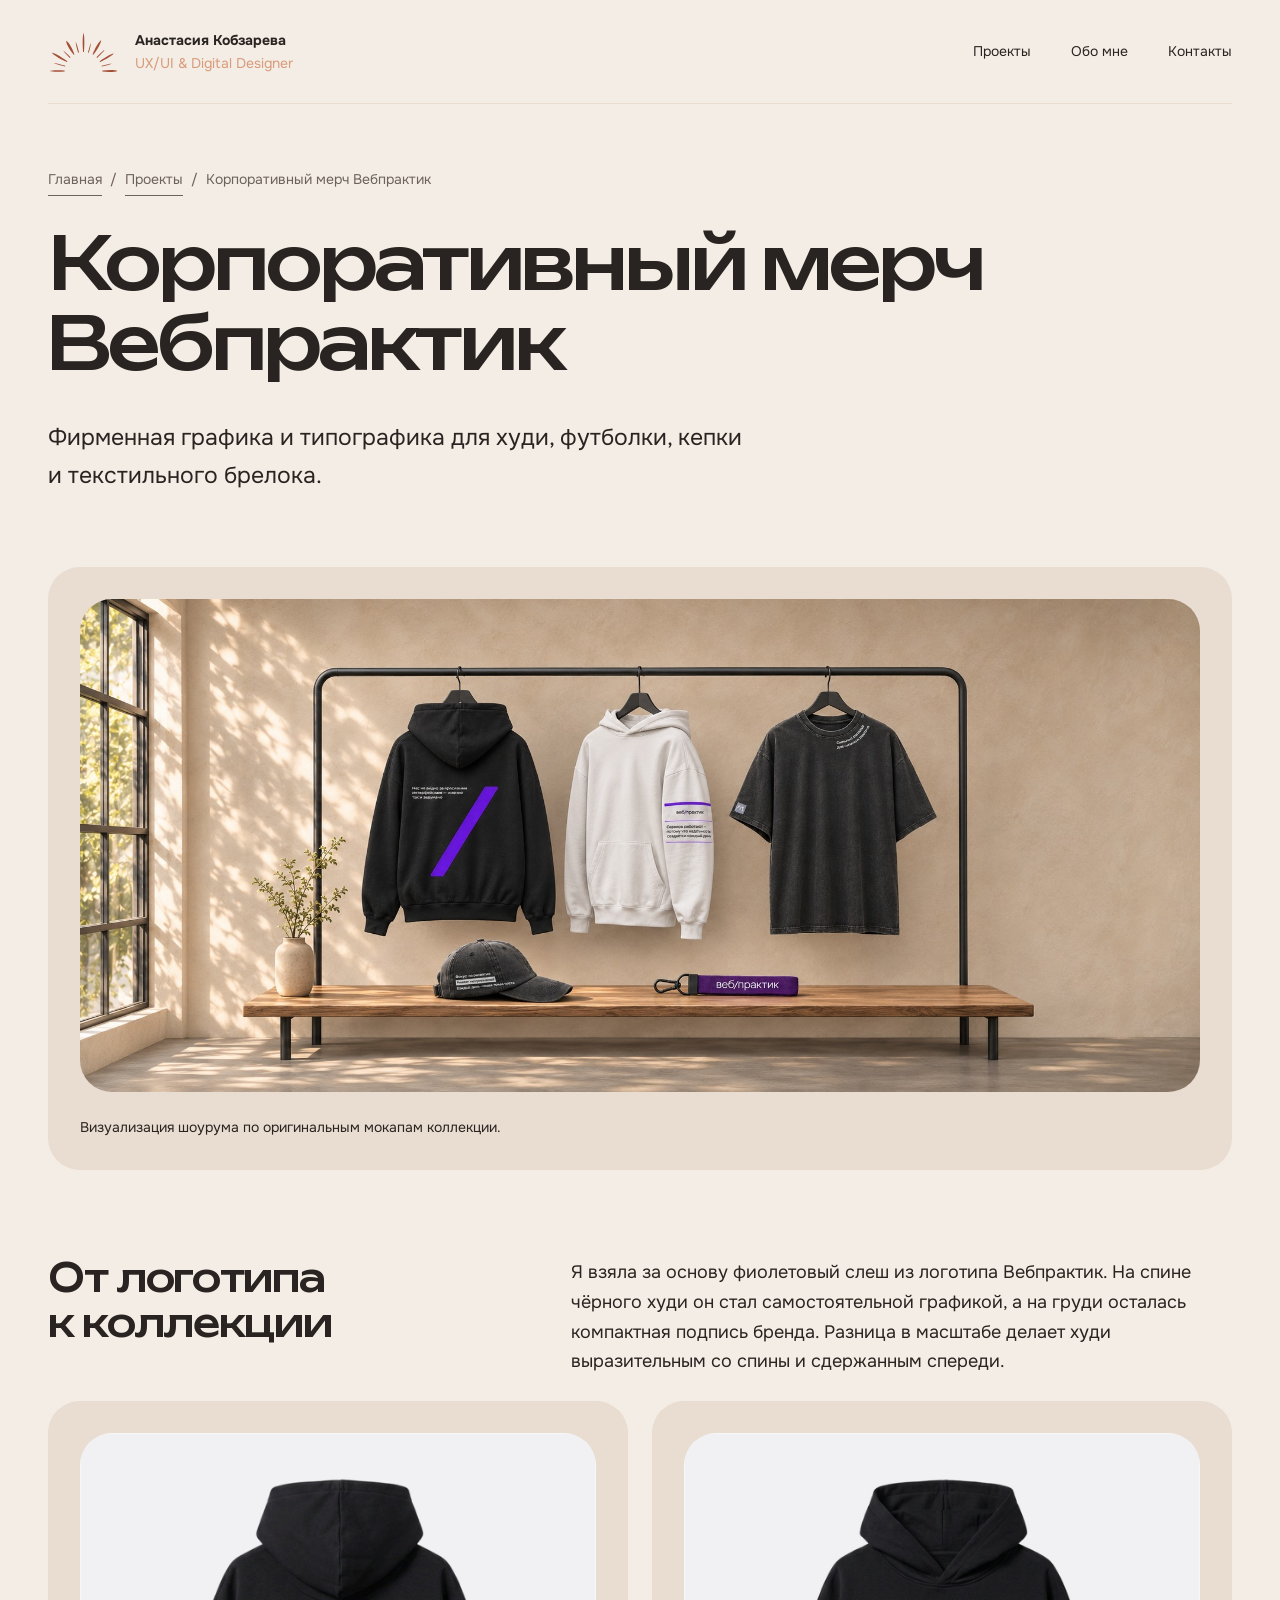
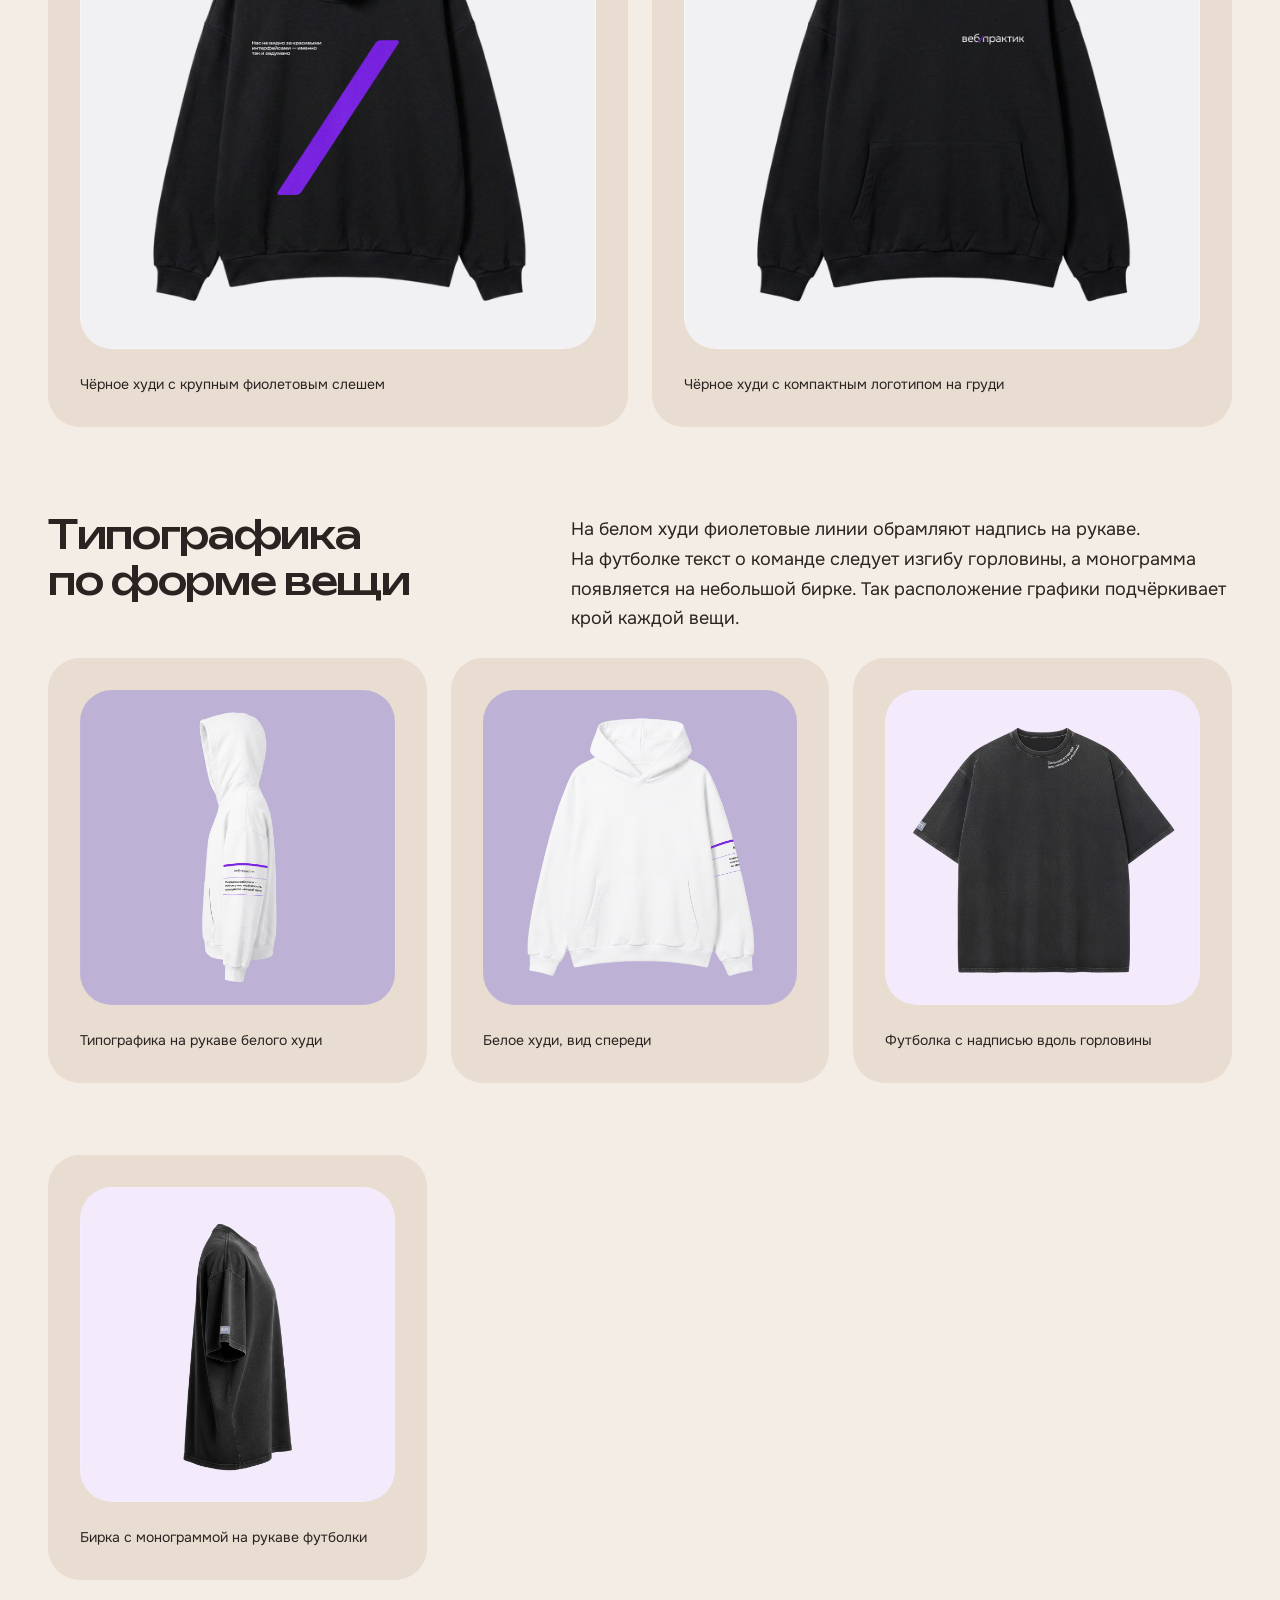
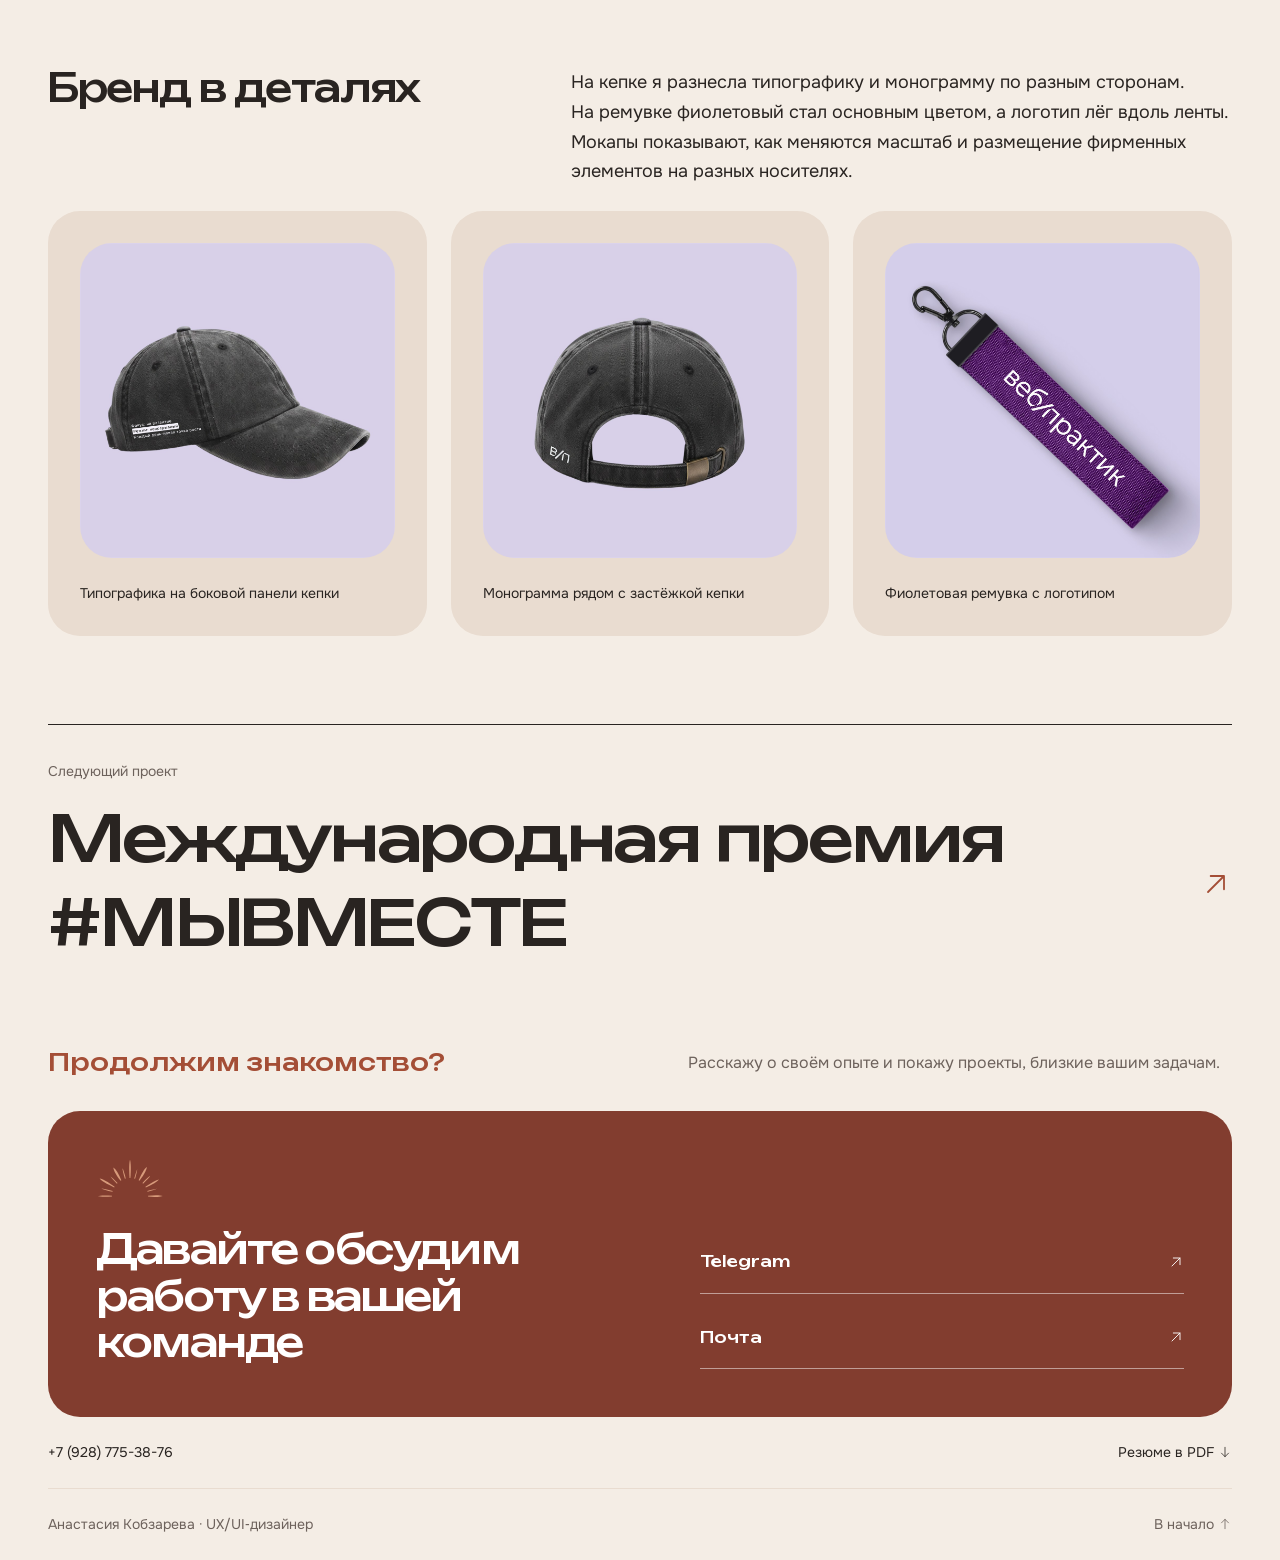
<file: webpractik-merch.html>
<!doctype html>
<html lang="ru"><head><meta charset="utf-8"><meta name="viewport" content="width=device-width,initial-scale=1"><meta name="robots" content="noindex,nofollow"><title>Корпоративный мерч Вебпрактик</title><link rel="stylesheet" href="style.css?v=case-crop"><link rel="stylesheet" href="portfolio-six.css?v=case-crop"><link rel="stylesheet" href="brand.css?v=final-review-2"><link rel="icon" href="assets/favicon.ico?v=brand-mark" type="image/x-icon" sizes="16x16 32x32 48x48"></head><body><a class="skip" href="#main">К&nbsp;содержанию</a>
<header class="header shell"><a class="signature" href="index.html" aria-label="Анастасия Кобзарева — главная"><span class="signature-symbol" aria-hidden="true"><img class="brand-mark" src="assets/logo-light.svg" width="300" height="168" alt=""></span><span class="signature-text">Анастасия Кобзарева<span class="signature-role">UX/UI &amp; Digital Designer</span></span></a><nav aria-label="Главная навигация"><a href="projects.html">Проекты</a><a href="index.html#about">Обо мне</a><a href="#contact">Контакты</a></nav></header><main id="main"><section class="case-header shell" id="top"><nav class="catalog-breadcrumb case-breadcrumb" aria-label="Хлебные крошки"><a class="plain-link" href="index.html">Главная</a><span aria-hidden="true">/</span><a class="plain-link" href="projects.html">Проекты</a><span aria-hidden="true">/</span><span aria-current="page">Корпоративный мерч Вебпрактик</span></nav><h1>Корпоративный мерч Вебпрактик</h1><p>Фирменная графика и&nbsp;типографика для&nbsp;худи, футболки, кепки и&nbsp;текстильного брелока.</p></section><section class="shell" aria-label="Дизайн коллекции"><figure class="case-figure"><img src="assets/merch-showroom-v2.jpg" width="1891" height="832" alt="Худи и футболка на рейле, кепка и ремувка на полке шоурума"><figcaption>Визуализация шоурума по&nbsp;оригинальным мокапам коллекции.</figcaption></figure>
<div class="case-story"><h2>От&nbsp;логотипа к&nbsp;коллекции</h2><div><p>Я взяла за&nbsp;основу фиолетовый слеш из&nbsp;логотипа Вебпрактик. На&nbsp;спине чёрного худи он стал самостоятельной графикой, а&nbsp;на&nbsp;груди осталась компактная подпись бренда. Разница в&nbsp;масштабе делает худи выразительным со&nbsp;спины и&nbsp;сдержанным спереди.</p></div></div><div class="merch-gallery"><figure class="case-figure"><img src="assets/merch-hoodie-back.jpg" width="1200" height="1200" alt="Чёрное худи с крупным фиолетовым слешем" loading="lazy" decoding="async"><figcaption>Чёрное худи с крупным фиолетовым слешем</figcaption></figure><figure class="case-figure"><img src="assets/merch-hoodie-front.jpg" width="1200" height="1200" alt="Чёрное худи с компактным логотипом на груди" loading="lazy" decoding="async"><figcaption>Чёрное худи с компактным логотипом на груди</figcaption></figure></div>
<div class="case-story"><h2>Типографика по&nbsp;форме вещи</h2><div><p>На&nbsp;белом худи фиолетовые линии обрамляют надпись на&nbsp;рукаве. На&nbsp;футболке текст о&nbsp;команде следует изгибу горловины, а&nbsp;монограмма появляется на&nbsp;небольшой бирке. Так расположение графики подчёркивает крой каждой вещи.</p></div></div><div class="merch-gallery"><figure class="case-figure"><img src="assets/merch-white-side.jpg" width="1200" height="1200" alt="Типографика на рукаве белого худи" loading="lazy" decoding="async"><figcaption>Типографика на рукаве белого худи</figcaption></figure><figure class="case-figure"><img src="assets/merch-white-front.jpg" width="1200" height="1200" alt="Белое худи, вид спереди" loading="lazy" decoding="async"><figcaption>Белое худи, вид спереди</figcaption></figure><figure class="case-figure"><img src="assets/merch-shirt-front.jpg" width="1200" height="1200" alt="Футболка с надписью вдоль горловины" loading="lazy" decoding="async"><figcaption>Футболка с надписью вдоль горловины</figcaption></figure><figure class="case-figure"><img src="assets/merch-shirt-side.jpg" width="1200" height="1200" alt="Бирка с монограммой на рукаве футболки" loading="lazy" decoding="async"><figcaption>Бирка с монограммой на рукаве футболки</figcaption></figure></div>
<div class="case-story"><h2>Бренд в&nbsp;деталях</h2><div><p>На&nbsp;кепке я разнесла типографику и&nbsp;монограмму по&nbsp;разным сторонам. На&nbsp;ремувке фиолетовый стал основным цветом, а&nbsp;логотип лёг вдоль ленты. Мокапы показывают, как меняются масштаб и&nbsp;размещение фирменных элементов на&nbsp;разных носителях.</p></div></div><div class="merch-gallery"><figure class="case-figure"><img src="assets/merch-cap-side.jpg" width="1200" height="1200" alt="Типографика на боковой панели кепки" loading="lazy" decoding="async"><figcaption>Типографика на боковой панели кепки</figcaption></figure><figure class="case-figure"><img src="assets/merch-cap-back.jpg" width="1200" height="1200" alt="Монограмма рядом с застёжкой кепки" loading="lazy" decoding="async"><figcaption>Монограмма рядом с застёжкой кепки</figcaption></figure><figure class="case-figure"><img src="assets/merch-keychain.jpg" width="1200" height="1200" alt="Фиолетовая ремувка с логотипом" loading="lazy" decoding="async"><figcaption>Фиолетовая ремувка с логотипом</figcaption></figure></div>
</section><section class="next-case shell"><span class="section-label">Следующий проект</span><a href="myvmeste.html"><h2>Международная премия #МЫВМЕСТЕ</h2><span><svg class="site-arrow" width="24" height="24" viewBox="0 0 24 24" fill="none" stroke="currentColor" stroke-width="1.5" stroke-linecap="round" stroke-linejoin="round" aria-hidden="true" focusable="false"><path d="M6 18 18 6 M8 6h10v10"/></svg></span></a></section></main><section class="contact shell" id="contact"><div class="contact-intro"><span class="eyebrow contact-kicker" role="heading" aria-level="2">Продолжим знакомство?</span><p>Расскажу о&nbsp;своём опыте и&nbsp;покажу проекты, близкие вашим задачам.</p></div><div class="contact-panel"><div><span class="contact-star" aria-hidden="true"><img class="brand-mark" src="assets/logo-dark.svg" width="300" height="168" alt=""></span><h2 class="contact-title"><span>Давайте обсудим</span><span>работу в&nbsp;вашей</span><span>команде</span></h2></div><div class="contact-links"><a href="https://t.me/Anastasia_Website" target="_blank" rel="noopener noreferrer">Telegram <span><svg class="site-arrow" width="24" height="24" viewBox="0 0 24 24" fill="none" stroke="currentColor" stroke-width="1.5" stroke-linecap="round" stroke-linejoin="round" aria-hidden="true" focusable="false"><path d="M6 18 18 6 M8 6h10v10"/></svg></span></a><a href="mailto:nastasyshka1@gmail.com">Почта <span><svg class="site-arrow" width="24" height="24" viewBox="0 0 24 24" fill="none" stroke="currentColor" stroke-width="1.5" stroke-linecap="round" stroke-linejoin="round" aria-hidden="true" focusable="false"><path d="M6 18 18 6 M8 6h10v10"/></svg></span></a></div></div><div class="contact-foot"><a href="tel:+79287753876">+7 (928) 775-38-76</a><a href="assets/Anastasia-Kobzareva-Resume.pdf?v=c9bdb97de93b" download>Резюме в&nbsp;PDF <svg class="site-arrow" width="24" height="24" viewBox="0 0 24 24" fill="none" stroke="currentColor" stroke-width="1.5" stroke-linecap="round" stroke-linejoin="round" aria-hidden="true" focusable="false"><path d="M12 4v16 M6 14l6 6 6-6"/></svg></a></div></section><footer class="shell footer"><span>Анастасия Кобзарева · UX/UI&#8209;дизайнер</span><a href="#top">В&nbsp;начало <svg class="site-arrow" width="24" height="24" viewBox="0 0 24 24" fill="none" stroke="currentColor" stroke-width="1.5" stroke-linecap="round" stroke-linejoin="round" aria-hidden="true" focusable="false"><path d="M12 20V4 M6 10l6-6 6 6"/></svg></a></footer><script src="script.js"></script></body></html>
</file>
<file: style.css>
@font-face{font-family:Bounded;src:url('assets/Bounded-Medium.ttf');font-weight:500;font-display:swap}@font-face{font-family:Onest;src:url('assets/Onest-Regular.ttf');font-weight:400;font-display:swap}@font-face{font-family:Onest;src:url('assets/Onest-Bold.ttf');font-weight:700;font-display:swap}
:root{--paper:#f4ede5;--ink:#292421;--blue:#a44e36;--lime:#d89b7b;--line:#e9dcd0;--muted:#6d625c;--white:#fff}*{box-sizing:border-box}html{scroll-behavior:smooth;scroll-padding-top:32px}body{margin:0;font:14px/1.65 Onest,sans-serif;background:var(--paper);color:var(--ink)}h1,h2,h3,p,figure,dl,dd{margin:0}h1,h2,h3{font-family:Bounded,sans-serif;font-weight:500;line-height:1.32;letter-spacing:-.035em}h1{font-size:32px}h2{font-size:24px}h3{font-size:16px}a{color:inherit;text-decoration:none}button{font:inherit;color:inherit}a,button{-webkit-tap-highlight-color:transparent}a:focus-visible,button:focus-visible,[tabindex]:focus-visible{outline:3px solid var(--blue);outline-offset:5px}button{cursor:pointer}.shell{width:min(1280px,calc(100% - 96px));margin-inline:auto}.skip{position:fixed;left:16px;top:-100px;background:var(--lime);color:var(--ink);padding:16px;z-index:20}.skip:focus{top:16px}.header{display:flex;justify-content:space-between;align-items:center;height:104px;border-bottom:1px solid var(--line)}.signature{display:flex;gap:16px;align-items:center;font-weight:700;font-size:14px;line-height:1.3}.signature-symbol{font-size:32px;line-height:1;color:var(--blue);transition:transform .5s}.signature:hover .signature-symbol{transform:rotate(90deg)}nav{display:flex;gap:40px;align-items:center;font-size:14px}.nav-count{font-size:14px;color:var(--muted);vertical-align:super;margin-left:4px}.nav-contact{border:1px solid currentColor;border-radius:40px;padding:8px 16px;display:flex;gap:24px}nav a:hover{color:var(--blue)}.home{background:var(--paper)}.home .header{position:relative;border-color:#ffffff24;color:var(--white);z-index:1}.home .signature-symbol{color:var(--lime)}.home .nav-count{color:#e9dcd0}.home nav a:hover{color:var(--lime)}.home::before{content:'';position:absolute;left:0;right:0;top:0;height:744px;background:var(--ink);z-index:-1}.hero{color:white;padding-top:24px}.hero-topline{display:flex;justify-content:space-between;gap:24px;font-size:14px;color:#e9dcd0}.status{display:flex;align-items:center;gap:8px}.status i{width:6px;height:6px;background:var(--lime);border-radius:50%;box-shadow:0 0 0 4px #d89b7b15}.hero-body{display:grid;grid-template-columns:5fr 7fr;gap:32px;min-height:496px;align-items:center;padding:24px 0}.hero-copy{position:relative;z-index:2}.hero-name{display:block;font-size:14px;color:#e9dcd0;margin-bottom:16px}.hero-copy h1{margin-bottom:24px}.hero-copy p{color:#e9dcd0}.hero-copy .button{margin-top:32px}.button{display:inline-flex;align-items:center;justify-content:space-between;gap:40px;background:var(--ink);color:white;padding:16px 24px;min-height:56px;border:0;border-radius:3px;transition:transform .25s,background .25s}.button:hover{transform:translateY(-3px);background:var(--blue)}.button-lime{background:var(--lime);color:var(--ink)}.button-lime:hover{background:#e9dcd0}.resume-link{display:block;font-size:14px;color:#e9dcd0;margin-top:16px;width:max-content}.resume-link:hover{color:white;text-decoration:underline;text-underline-offset:5px}.workbench{position:relative;height:448px;isolation:isolate}.bench-grid{position:absolute;inset:16px -16px;background-image:radial-gradient(#ffffff26 1px,transparent 1px);background-size:24px 24px;mask-image:radial-gradient(ellipse,#000 40%,transparent 75%)}.bench-screen{position:absolute;display:block;background:#fff;border:6px solid #fff;box-shadow:0 24px 48px #0005;border-radius:8px;overflow:hidden;color:var(--ink);transition:transform .5s,box-shadow .5s}.bench-screen img{width:100%;display:block;pointer-events:none}.bench-screen>span{display:flex;align-items:center;padding:8px;font-size:14px;background:#fff;position:relative;z-index:1;line-height:1.3}.bench-talent{width:56%;left:0;top:56px;transform:rotate(-12deg);z-index:1}.bench-talent img{height:168px;object-fit:cover;object-position:top}.bench-marketing{width:64%;right:0;top:32px;transform:rotate(8deg);z-index:2}.bench-marketing img{height:176px;object-fit:cover;object-position:top}.bench-interface{width:58%;left:16%;top:216px;transform:rotate(-4deg);z-index:3}.bench-interface img{height:152px;object-fit:cover;object-position:center 70%}.bench-screen:hover,.bench-screen:focus-visible{transform:rotate(0) translateY(-12px);z-index:5;box-shadow:0 32px 64px #0008}.bench-sticker{position:absolute;left:4%;top:264px;font-size:64px;line-height:1;color:var(--lime);z-index:4;transform:rotate(14deg);pointer-events:none}.bench-hint{position:absolute;right:0;bottom:-8px;font-size:14px;color:#e9dcd0}.hero-foot{display:flex;align-items:center;justify-content:space-between;padding:24px 0;border-top:1px solid #ffffff24;font-size:14px;color:#e9dcd0}.hero-foot a{color:#fff}.hero-foot a>span{color:var(--lime);margin-left:16px}.hero a:focus-visible,.home .header a:focus-visible{outline-color:var(--lime)}.selected{padding-top:112px;padding-bottom:64px}.section-heading{display:grid;grid-template-columns:1fr 2fr 1fr;gap:32px;align-items:start;margin-bottom:48px}.eyebrow,.section-label{font-size:14px;color:var(--muted)}.section-heading h2{max-width:480px}.section-aside{font-size:14px;color:var(--muted);justify-self:end}.project-grid{display:grid;grid-template-columns:repeat(12,1fr);column-gap:32px;row-gap:80px}.project{min-width:0;grid-column:span 7}.project:nth-child(2){grid-column:span 5;margin-top:112px}.project:nth-child(3){grid-column:span 5;margin-top:-80px}.project:nth-child(4){grid-column:span 7;margin-top:32px}.project-link{display:block}.project-top{display:flex;align-items:center;gap:16px;font-size:14px;padding:16px 0;border-top:1px solid var(--ink)}.project-number{color:var(--blue);font-weight:700}.project-link-arrow{margin-left:auto;font-size:24px;line-height:1;transition:transform .3s}.project-link:hover .project-link-arrow{transform:translate(4px,-4px);color:var(--blue)}.project-stage{position:relative;background:#e9dcd0;overflow:hidden;aspect-ratio:1.3;display:flex;align-items:center;justify-content:center}.project-image{width:90%;transition:transform .65s;position:relative}.project-image img{display:block;width:100%;height:auto;box-shadow:0 16px 48px #0002}.project-link:hover .project-image{transform:scale(1.025) translateY(-8px)}.project-note{position:absolute;top:24px;left:24px;font-size:14px;padding:8px 12px;background:#fff;color:var(--ink);border-radius:2px;box-shadow:0 4px 16px #0001;max-width:calc(100% - 48px)}.project-open{position:absolute;right:16px;bottom:16px;padding:12px 16px;background:var(--ink);color:#fff;font-size:14px;border-radius:32px;transform:translateY(64px);transition:transform .35s}.project-link:hover .project-open,.project-link:focus-visible .project-open{transform:translateY(0)}.project.university .project-stage{background:#e9dcd0}.project.university .project-image{width:84%;height:80%;overflow:hidden;transform:rotate(-4deg);border-radius:4px;box-shadow:0 16px 48px #0002}.project.university .project-image img{position:relative;top:-26%;box-shadow:none}.project.university .project-link:hover .project-image{transform:rotate(-1deg) scale(1.025)}.project.talent .project-stage{background:#e9dcd0}.project.talent .project-image{width:100%;transform:rotate(5deg) scale(1.12)}.project.talent .project-link:hover .project-image{transform:rotate(1deg) scale(1.15)}.project.talent .project-note{top:auto;bottom:24px}.project.marketing .project-stage{background:#e9dcd0}.project.marketing .project-image{width:120%;flex-shrink:0;transform:rotate(-6deg)}.project.marketing .project-link:hover .project-image{transform:rotate(-2deg) scale(1.025)}.project.marketing .project-note{top:auto;bottom:24px}.project.ai .project-stage{background:#292421}.project.ai .project-image{width:94%;transform:rotate(4deg)}.project.ai .project-link:hover .project-image{transform:rotate(0) scale(1.025)}.project-title{margin-top:24px;display:flex;flex-direction:column;gap:16px}.project-title h2{font-size:24px}.project-role{font-size:14px;color:var(--muted)}.project-description{margin-top:8px;max-width:480px}.approach{border-top:1px solid var(--ink);border-bottom:1px solid var(--ink);padding:48px 0;display:grid;grid-template-columns:1fr 2fr 1fr;gap:32px;align-items:start;margin-top:16px}.approach-symbol{font-size:64px;line-height:1;color:var(--blue)}.approach h2{margin:16px 0 24px}.approach p{max-width:560px;color:var(--muted)}.approach-link{font-size:14px;border-bottom:1px solid var(--ink);padding:8px 0;display:flex;gap:16px;align-items:center;justify-content:space-between;align-self:end}.approach-link:hover{color:var(--blue);border-color:var(--blue)}.about{padding-top:112px;padding-bottom:80px}.about-grid{display:grid;grid-template-columns:1fr 1fr;gap:96px}.about-intro{background:var(--lime);padding:40px;align-self:start;position:relative}.about-mark{display:block;font-size:48px;line-height:1;margin-bottom:40px}.about-intro h3{margin-bottom:24px}.about-intro p{margin-bottom:32px}.text-link,.plain-link{display:inline-block;border-bottom:1px solid currentColor;padding-bottom:4px}.text-link:hover,.plain-link:hover{color:var(--blue)}.job{border-top:1px solid var(--line);padding:24px 0}.job h3{margin:8px 0 16px}.job h3 span{display:block;font:14px Onest;margin-top:8px;color:var(--muted)}.job p{color:var(--muted);margin-top:16px}.job:first-child{border-top:1px solid var(--ink)}.skills{margin-top:48px;padding-top:24px;border-top:1px solid var(--line);display:flex;gap:16px 40px;flex-wrap:wrap;font-size:14px}.contact{padding-bottom:0}.contact-intro{display:flex;justify-content:space-between;align-items:start;gap:32px;margin-bottom:32px}.contact-intro p{color:var(--muted);max-width:480px}.contact-panel{background:var(--blue);color:#fff;display:grid;grid-template-columns:1fr 1fr;gap:64px;padding:48px;overflow:hidden;position:relative}.contact-panel h2{font-size:24px;max-width:480px;position:relative;z-index:1}.contact-star{display:block;font-size:48px;line-height:1;margin-bottom:32px;color:var(--lime)}.contact-links{display:flex;flex-direction:column;gap:16px;justify-content:flex-end}.contact-links a{display:flex;align-items:center;justify-content:space-between;border-bottom:1px solid #ffffff80;padding:16px 0;font-family:Bounded;font-size:16px}.contact-links a:hover span{transform:translate(4px,-4px)}.contact-links span{transition:transform .25s}.contact-links a:focus-visible{outline-color:var(--lime)}.contact-foot{display:flex;justify-content:space-between;padding:24px 0;border-bottom:1px solid var(--line);font-size:14px}.contact-foot a:hover{text-decoration:underline;text-underline-offset:5px}.footer{display:flex;justify-content:space-between;gap:24px;padding:24px 0;font-size:14px;color:var(--muted)}
.case-header{padding:32px 0 48px}.back-link{font-size:14px;display:inline-flex;margin-bottom:48px;padding-bottom:4px;border-bottom:1px solid var(--line)}.back-link:hover{color:var(--blue);border-color:var(--blue)}.case-header h1{font-size:32px;margin:16px 0 24px;max-width:920px;word-break:normal;overflow-wrap:normal}.case-header>p{max-width:640px}.case-meta{display:grid;grid-template-columns:repeat(3,1fr);gap:32px;border-top:1px solid var(--ink);border-bottom:1px solid var(--line);padding:24px 0}.case-meta dt{font-size:14px;color:var(--muted);margin-bottom:8px}.case-story{display:grid;grid-template-columns:1fr 1.4fr;gap:64px;padding:64px 0 40px}.case-story h2{max-width:400px}.case-story p{margin-bottom:16px;max-width:640px}.case-story .button{margin-top:16px}.case-figure{background:#e9dcd0;padding:32px;margin:0 0 24px}.image-button{display:block;width:100%;border:0;background:transparent;padding:0;cursor:zoom-in}.image-button img{display:block;width:100%;height:auto}.case-figure figcaption{font-size:14px;color:var(--muted);display:flex;justify-content:space-between;gap:32px;padding-top:24px}.case-figure figcaption span{white-space:nowrap;color:var(--blue)}.next-case{border-top:1px solid var(--ink);padding-top:32px;padding-bottom:80px;margin-top:64px}.next-case>a{display:flex;align-items:center;justify-content:space-between;gap:32px;margin-top:16px}.next-case>a>span{font-size:32px;color:var(--blue)}.process-list{list-style:none;margin:24px 0 0;padding:0}.process-list li{display:grid;grid-template-columns:1fr 3fr;gap:32px;padding:40px 0;border-bottom:1px solid var(--line)}.process-list li>span{font-size:14px;color:var(--blue)}.process-list h2{margin-bottom:24px}.process-list p{max-width:640px}.image-dialog{margin:0;inset:0;width:100vw;height:100dvh;max-width:none;max-height:none;border:0;padding:0;background:var(--ink);color:white;overflow:hidden}.image-dialog::backdrop{background:#292421e6}.image-toolbar{display:flex;align-items:center;justify-content:space-between;gap:24px;padding:16px 24px;border-bottom:1px solid #ffffff30;min-height:80px}.image-toolbar>span{font-size:14px;max-width:45%}.image-toolbar>div{display:flex;gap:8px;align-items:center}.image-toolbar button{border:1px solid #ffffff60;background:transparent;color:#fff;padding:8px 12px;min-height:40px;font-size:14px;border-radius:3px}.image-toolbar button:hover{background:var(--blue);border-color:var(--blue)}.image-toolbar button:focus-visible{outline-color:var(--lime)}.image-viewport{overflow:auto;height:calc(100dvh - 80px);padding:24px;overscroll-behavior:contain;touch-action:pan-x pan-y}.image-viewport img{display:block;max-width:none;height:auto;margin:auto;background:#fff;transform-origin:top left}.image-viewport:focus-visible{outline-offset:-5px;outline-color:var(--lime)}
.reveal-ready .reveal-item{opacity:0;transform:translateY(24px);transition:opacity .65s,transform .65s}.reveal-ready .reveal-item.is-visible{opacity:1;transform:none}.read-progress{position:fixed;top:0;left:0;height:3px;background:var(--blue);width:0;z-index:50;pointer-events:none}
@media(min-width:1500px){.hero-body{min-height:528px}.home::before{height:776px}.bench-talent img{height:200px}.bench-marketing img{height:200px}.bench-interface{top:240px}}
@media(max-width:1000px){.shell{width:calc(100% - 48px)}.hero-body{gap:24px;grid-template-columns:5fr 6fr}.workbench{height:424px}.bench-talent{width:66%;top:56px}.bench-marketing{width:72%;top:120px;right:-4%}.bench-interface{left:12%;top:232px;width:76%}.bench-talent img,.bench-marketing img{height:144px}.bench-interface img{height:136px}.bench-sticker{left:-4%;top:240px;font-size:48px}.bench-hint{font-size:14px;bottom:0}.hero-copy h1{font-size:32px;letter-spacing:-.045em}.section-heading{grid-template-columns:1fr 2fr}.section-aside{display:none}.project-grid{column-gap:24px;row-gap:64px}.project:nth-child(2){margin-top:80px}.project:nth-child(3){margin-top:-40px}.project-title h2 br{display:none}.project-note{left:16px;top:16px;max-width:calc(100% - 32px);padding:8px}.about-grid{gap:48px}.about-intro{padding:32px}.approach{grid-template-columns:1fr 3fr}.approach-link{grid-column:2}.contact-panel{padding:32px;gap:40px}.case-story{gap:40px}.case-figure{padding:24px}}
@media(max-width:700px){.shell{width:calc(100% - 32px)}.header{height:88px}.signature{gap:8px}.signature-symbol{font-size:24px}nav{gap:16px}nav a:nth-child(2){display:none}.nav-contact{padding:8px 12px;gap:16px}.hero{padding-top:24px}.hero-edition{display:none}.hero-body{grid-template-columns:1fr;padding:32px 0 24px;gap:16px}.hero-copy h1{margin-bottom:16px}.hero-copy p br:first-child{display:none}.hero-copy .button{margin-top:24px}.resume-link{display:inline-block;margin-left:16px}.workbench{height:344px;margin:16px 16px 0}.bench-talent{top:16px;left:0;width:58%}.bench-marketing{top:48px;right:0;width:66%}.bench-interface{width:64%;left:16%;top:176px}.bench-screen{border-width:4px}.bench-talent img,.bench-marketing img{height:112px}.bench-interface img{height:104px}.bench-screen>span{font-size:14px;padding:8px 4px}.bench-sticker{top:196px;left:0;font-size:48px}.bench-hint{bottom:0}.hero-foot{align-items:flex-start;gap:24px;padding:24px 0}.hero-foot>span{max-width:120px}.hero-foot>a{max-width:152px;text-align:right}.home::before{height:1000px}.selected{padding-top:112px}.section-heading{grid-template-columns:1fr;gap:16px;margin-bottom:32px}.project-grid{display:block}.project{margin:0 0 48px!important}.project-stage{aspect-ratio:1.28}.project-top{padding:12px 0}.project-title{margin-top:16px;gap:8px}.project-title h2 br{display:initial}.project-description{margin-top:8px}.project-open{transform:none;padding:8px 16px}.project-note{font-size:14px;max-width:60%}.project.talent .project-note,.project.marketing .project-note{bottom:auto;top:16px}.project.talent .project-stage,.project.marketing .project-stage{aspect-ratio:1.3}.project.talent .project-image{width:100%;transform:rotate(5deg) scale(1.04)}.project.marketing .project-image{width:116%}.selected{padding-bottom:0}.approach{padding:32px 0;grid-template-columns:40px 1fr;gap:16px}.approach-symbol{font-size:40px}.approach h2{margin-top:16px}.approach p{color:var(--muted)}.about{padding:64px 0 48px}.about-grid{grid-template-columns:1fr;gap:32px}.about-intro{padding:24px}.about-mark{font-size:40px;margin-bottom:24px}.about-intro p{margin-bottom:24px}.skills{margin-top:24px;gap:8px 24px}.contact-intro{flex-direction:column;gap:16px;margin-bottom:24px}.contact-intro br{display:none}.contact-panel{grid-template-columns:1fr;padding:24px;gap:32px}.contact-panel h2 br{display:none}.contact-star{font-size:40px;margin-bottom:24px}.contact-links{gap:8px}.contact-links a{padding:12px 0}.contact-foot{gap:24px}.footer{gap:16px}.footer>span{max-width:240px}.case-header{padding-top:24px;padding-bottom:32px}.back-link{margin-bottom:32px}.case-header h1{font-size:32px;hyphens:auto}.case-meta{grid-template-columns:1fr;gap:24px}.case-story{grid-template-columns:1fr;gap:24px;padding:40px 0 24px}.case-story h2 br{display:none}.case-figure{padding:8px;margin-left:-8px;margin-right:-8px}.case-figure figcaption{flex-direction:column;gap:8px;padding:16px 8px 8px}.next-case{margin-top:40px;padding-bottom:48px}.next-case h2{hyphens:auto}.process-list li{grid-template-columns:24px 1fr;gap:16px;padding:32px 0}.process-list h2{margin-bottom:16px}.image-toolbar{padding:12px;gap:8px;min-height:96px;flex-wrap:wrap}.image-toolbar>span{max-width:100%;font-size:14px;white-space:nowrap;overflow:hidden;text-overflow:ellipsis}.image-toolbar>div{width:100%;justify-content:flex-end}.image-toolbar button{padding:8px 12px}.image-viewport{height:calc(100dvh - 96px);padding:16px}}
@media(max-width:360px){.signature{font-size:14px}.signature-symbol{display:none}nav{gap:12px}.hero-copy h1{font-size:32px;letter-spacing:-.06em}.resume-link{display:block;margin-left:0}.workbench{margin-inline:8px}.bench-screen>span{font-size:14px}.hero-foot{gap:16px}.home::before{height:1040px}.selected{padding-top:112px}.project-note{max-width:66%}.contact-foot{flex-direction:column;gap:8px}.image-toolbar button{padding:8px}}
@media(hover:none){.project-open{transform:none}}
@media(prefers-reduced-motion:reduce){html{scroll-behavior:auto}*,*::before,*::after{animation:none!important;transition:none!important}.reveal-ready .reveal-item{opacity:1;transform:none}}
.home::before{display:none}.home .header,.hero{background:var(--ink);box-shadow:0 0 0 100vmax var(--ink);clip-path:inset(0 -100vmax)}
.scope-strip{display:grid;grid-template-columns:1fr 40px 1fr 1.5fr;gap:24px;align-items:center;background:#e9dcd0;padding:32px;margin-top:32px}.scope-strip>div>span{font-size:14px;color:var(--muted)}.scope-strip h3{margin-top:8px}.scope-plus{font-size:24px;color:var(--blue);text-align:center}.scope-strip p{font-size:14px;color:var(--muted);max-width:240px}.case-note{font-size:14px;color:var(--muted);padding-left:16px;border-left:2px solid var(--blue)}@media(max-width:700px){.scope-strip{grid-template-columns:1fr 24px 1fr;gap:16px;padding:24px}.scope-strip>p{grid-column:1/-1;max-width:none}}

.brand-word{display:inline-block;hyphens:none}.case-header h1:has(.brand-word){hyphens:none}
@keyframes bench-enter{from{opacity:0;translate:0 24px}to{opacity:1;translate:0 0}}.bench-screen{animation:bench-enter .8s both}.bench-marketing{animation-delay:.1s}.bench-interface{animation-delay:.2s}
.project:nth-child(3){margin-top:-32px}

.project.school{grid-column:1/-1;margin-top:0}.project.school .project-stage{aspect-ratio:2.2;background:#e9dcd0}.project.school .project-image{width:74%;margin-left:-12%;transform:rotate(-4deg)}.project.school .project-link:hover .project-image{transform:rotate(-1deg) scale(1.02)}.school-mobile-peek{position:absolute;width:18%;height:86%;right:7%;top:12%;object-fit:cover;object-position:top;transform:rotate(7deg);border:6px solid #fff;border-radius:8px;box-shadow:0 16px 48px #0003;transition:transform .5s}.project.school .project-link:hover .school-mobile-peek{transform:rotate(3deg) translateY(-8px)}.school-path{display:grid;grid-template-columns:repeat(3,1fr);gap:32px;padding:32px;background:#e9dcd0;margin-top:40px}.school-path span{font-size:14px;color:var(--muted);display:block;margin-bottom:16px}.school-path h3{max-width:240px}.school-responsive{display:grid;grid-template-columns:1fr 1fr;gap:64px;align-items:center;padding:48px 0}.school-responsive h2{margin:16px 0 24px}.school-responsive p{max-width:400px}.school-responsive .mobile-figure{width:min(100%,352px);justify-self:center;padding:16px}.school-responsive .mobile-figure figcaption{flex-direction:column;gap:8px}.school-responsive .mobile-figure figcaption span{white-space:normal}@media(max-width:700px){.project.school .project-stage{aspect-ratio:1.3}.project.school .project-image{width:108%;margin-left:-28%;transform:rotate(-5deg)}.school-mobile-peek{width:28%;right:5%;top:24%;height:72%;border-width:3px}.school-path{grid-template-columns:1fr;gap:24px;padding:24px}.school-path span{margin-bottom:8px}.school-responsive{grid-template-columns:1fr;gap:24px;padding:40px 0}.school-responsive .mobile-figure{width:min(100%,320px)}}
/* Local portrait and cinematic introduction. Original photograph is unaltered. */
.portrait-hero .hero-body{grid-template-columns:7fr 5fr;gap:64px;min-height:640px;align-items:center;padding:40px 0 32px}.portrait-hero .hero-name{display:flex;flex-wrap:wrap;gap:8px 24px;font-size:14px;color:#fff;margin-bottom:24px}.portrait-hero .hero-name>span{font-size:14px;color:var(--lime);border-left:1px solid #ffffff40;padding-left:24px;align-self:center}.portrait-hero h1{max-width:680px;font-size:32px;line-height:1.4;letter-spacing:-.035em;margin-bottom:24px;text-wrap:balance}.hero-highlight{color:var(--lime)}.portrait-hero .hero-description{max-width:600px;color:#e9dcd0;line-height:1.8}.hero-primary-actions{display:flex;gap:24px;align-items:center;flex-wrap:wrap;margin-top:32px}.portrait-hero .hero-copy .button{margin-top:0}.hero-contact-link{font-size:14px;padding:8px 0;border-bottom:1px solid #ffffff60}.hero-contact-link:hover{color:var(--lime)}.hero-secondary-actions{display:flex;align-items:center;flex-wrap:wrap;gap:24px;margin-top:24px}.portrait-hero .resume-link{margin:0}.intro-replay{border:0;padding:4px 0;background:transparent;color:#e9dcd0;font-size:14px;display:flex;align-items:center;gap:8px}.intro-replay:hover{color:var(--lime)}.intro-replay>span{display:block;font-size:16px;transition:transform .4s}.intro-replay:hover>span{transform:rotate(-60deg)}.hero-portrait{margin:0;min-width:0;position:relative;align-self:center}.portrait-frame{aspect-ratio:4/5;overflow:hidden;border-radius:2px;position:relative;background:#292421;box-shadow:24px 24px 0 -1px #823d2f,24px 24px 0 0 #ffffff18}.portrait-frame img{display:block;width:100%;height:100%;object-fit:cover;object-position:center;filter:none;transform:none}.hero-portrait figcaption{display:flex;justify-content:space-between;gap:16px;font-size:14px;color:#e9dcd0;margin-top:40px}.portrait-hero .hero-foot{margin-top:24px}.portrait-hero button:focus-visible{outline-color:var(--lime)}
.cinematic-intro[hidden]{display:none!important}.cinematic-intro{position:fixed;inset:0;z-index:1000;background:#292421;color:#fff;display:flex;flex-direction:column;justify-content:space-between;padding:40px 48px;overflow:hidden;isolation:isolate;opacity:1;transition:opacity .8s cubic-bezier(.22,1,.36,1),clip-path .9s cubic-bezier(.76,0,.24,1);clip-path:inset(0)}.cinematic-intro::before{content:'';position:absolute;inset:0;background:radial-gradient(ellipse at 50% 70%,#823d2f55,transparent 60%);z-index:-1}.intro-meta{display:flex;align-items:center;justify-content:space-between;gap:24px;font-size:14px;color:#e9dcd0;z-index:2}.intro-skip{border:1px solid #ffffff50;background:#292421;color:#fff;padding:8px 16px;border-radius:40px;font-size:14px;min-height:40px}.intro-skip:hover{border-color:var(--lime);color:var(--lime)}.intro-skip:focus-visible{outline-color:var(--lime)}.intro-scene{position:absolute;inset:0;display:flex;align-items:center;justify-content:center;padding:96px 24px;pointer-events:none}.intro-orbit{position:absolute;width:min(64vw,600px);aspect-ratio:1;border:1px solid #ffffff10;border-radius:50%;transform:scale(.8);opacity:0;transition:transform 4.6s ease,opacity 1s}.intro-is-playing .intro-orbit{opacity:1;transform:scale(1)}.intro-orbit::after{content:'';position:absolute;width:8px;height:8px;border-radius:50%;background:var(--lime);top:13%;left:14%;box-shadow:0 0 24px #d89b7b50}.intro-lines{position:relative;width:100%;height:144px;display:flex;align-items:center;justify-content:center}.intro-lines>span{position:absolute;font-family:Bounded,sans-serif;font-size:32px;line-height:1.4;letter-spacing:-.035em;text-align:center;max-width:880px;opacity:0;transform:translateY(24px);filter:blur(8px);transition:opacity .45s ease,transform .65s cubic-bezier(.22,1,.36,1),filter .65s ease}.intro-lines>span.is-current{opacity:1;transform:translateY(0);filter:blur(0)}.intro-lines>span.is-past{opacity:0;transform:translateY(-24px);filter:blur(8px)}.intro-lines>span:nth-child(3){color:var(--lime)}.intro-accessible{position:absolute;width:1px;height:1px;overflow:hidden;clip-path:inset(50%);white-space:nowrap}.intro-bottom{display:flex;align-items:center;justify-content:space-between;gap:32px;font-size:14px;color:#e9dcd0;z-index:2}.intro-track{height:1px;background:#ffffff30;flex:1;max-width:480px}.intro-track i{display:block;height:100%;background:var(--lime);width:0;transition:width 1.1s linear}.intro-counter{font-variant-numeric:tabular-nums;min-width:56px}.intro-is-playing{overflow:hidden}.intro-is-playing .read-progress{visibility:hidden}.cinematic-intro.is-leaving{opacity:0;clip-path:inset(0 0 100% 0);pointer-events:none}.home-has-revealed .hero-name,.home-has-revealed .portrait-hero h1,.home-has-revealed .hero-description,.home-has-revealed .hero-primary-actions,.home-has-revealed .hero-secondary-actions,.home-has-revealed .hero-portrait{animation:portrait-reveal .9s cubic-bezier(.22,1,.36,1) both}.home-has-revealed .portrait-hero h1{animation-delay:.08s}.home-has-revealed .hero-description{animation-delay:.16s}.home-has-revealed .hero-primary-actions{animation-delay:.24s}.home-has-revealed .hero-secondary-actions{animation-delay:.28s}.home-has-revealed .hero-portrait{animation-delay:.12s}@keyframes portrait-reveal{from{opacity:0;translate:0 24px}to{opacity:1;translate:0 0}}
@media(max-width:1000px){.portrait-hero .hero-body{gap:40px;grid-template-columns:6fr 5fr;padding:32px 0;min-height:600px}.portrait-hero .hero-name{gap:8px 16px;margin-bottom:16px}.portrait-hero .hero-name>span{padding-left:16px}.hero-portrait figcaption{flex-direction:column;gap:4px}.portrait-frame{box-shadow:16px 16px 0 -1px #823d2f,16px 16px 0 0 #ffffff18}.hero-primary-actions{gap:16px}}
@media(max-width:700px){.portrait-hero .hero-body{grid-template-columns:1fr;gap:24px;padding:24px 0;min-height:0}.portrait-hero .hero-copy{display:contents}.portrait-hero .hero-name{grid-row:1;margin:0;gap:8px 16px}.portrait-hero h1{grid-row:2;margin:0;font-size:32px;line-height:1.35;text-wrap:pretty}.hero-portrait{grid-row:3;width:100%;margin:0}.portrait-frame{aspect-ratio:auto;height:320px;box-shadow:8px 8px 0 -1px #823d2f,8px 8px 0 0 #ffffff18}.portrait-frame img{object-position:center 28%}.hero-portrait figcaption{flex-direction:row;justify-content:space-between;gap:16px;margin-top:24px}.hero-portrait figcaption>span:last-child{max-width:120px;text-align:right}.portrait-hero .hero-description{grid-row:4;line-height:1.75}.hero-primary-actions{grid-row:5;margin:0;gap:16px 24px}.hero-secondary-actions{grid-row:6;margin:0}.portrait-hero .resume-link{display:inline-block;margin:0}.portrait-hero .hero-foot{margin-top:0}.portrait-hero .hero-foot>a{max-width:168px}.cinematic-intro{padding:24px 16px}.intro-meta{gap:16px}.intro-meta>span{max-width:120px}.intro-bottom{gap:16px}.intro-bottom>span:last-child{display:none}.intro-track{max-width:none}.intro-lines{height:192px}.intro-lines>span{font-size:32px;max-width:340px}.intro-orbit{width:86vw}.intro-skip{padding:8px 12px}}
@media(max-width:360px){.portrait-hero .hero-name{flex-direction:column;gap:8px}.portrait-hero .hero-name>span{border:0;padding:0}.portrait-hero h1{letter-spacing:-.04em}.portrait-frame{height:280px}.intro-lines>span{font-size:32px;max-width:288px}}
@media(prefers-reduced-motion:reduce){.cinematic-intro{display:none!important}.home-has-revealed .hero-name,.home-has-revealed .portrait-hero h1,.home-has-revealed .hero-description,.home-has-revealed .hero-primary-actions,.home-has-revealed .hero-secondary-actions,.home-has-revealed .hero-portrait{animation:none!important}.intro-orbit{transition:none}.portrait-frame img{transform:none}}

.portrait-hero h1:focus{outline:none}
@media(prefers-reduced-motion:reduce){.intro-replay{display:none}}
</file>
<file: motion.css>
:root{--ease-out:cubic-bezier(.23,1,.32,1);--ease-in-out:cubic-bezier(.77,0,.175,1);--ease-drawer:cubic-bezier(.32,.72,0,1);--cinema:#292421;--copper:#d89b7b}
.read-progress{width:100%;transform:scaleX(0);transform-origin:left}.motion-intro[hidden],.word-preview[hidden],.motion-reviewbar[hidden]{display:none!important}.motion-intro{position:fixed;inset:0;z-index:1000;color:#fff;isolation:isolate;overflow:hidden;background:transparent;display:flex;flex-direction:column;justify-content:space-between;padding:32px 48px}.motion-shutter{position:absolute;background:var(--cinema);z-index:-2;pointer-events:none}.motion-intro[data-variant="a"] .motion-shutter{left:0;width:100%;height:50.2%}.motion-intro[data-variant="a"] .motion-shutter-one{top:0}.motion-intro[data-variant="a"] .motion-shutter-two{bottom:0}.motion-intro[data-variant="b"] .motion-shutter{top:0;height:100%;width:50.2%}.motion-intro[data-variant="b"] .motion-shutter-one{left:0}.motion-intro[data-variant="b"] .motion-shutter-two{right:0}.motion-top,.motion-bottom{display:flex;align-items:center;justify-content:space-between;gap:24px;font-size:14px;color:#e9dcd0;position:relative;z-index:3}.motion-skip{border:1px solid #ffffff50;padding:8px 16px;min-height:40px;border-radius:40px;background:var(--cinema);color:white;font-size:14px;transition:color 160ms ease,border-color 160ms ease}.motion-skip:hover{color:var(--lime);border-color:var(--lime)}.motion-skip:focus-visible{outline-color:var(--lime)}.motion-composition{position:absolute;inset:0;display:flex;align-items:center;justify-content:center;pointer-events:none}.motion-frame{position:absolute;inset:23% 12%;border-top:1px solid #d89b7b50;border-bottom:1px solid #d89b7b50;transform-origin:center}.motion-scenes{position:relative;width:min(1000px,calc(100vw - 96px));height:240px;perspective:900px}.motion-scene{position:absolute;inset:0;display:flex;align-items:center;justify-content:center;gap:.18em;flex-wrap:wrap;align-content:center;text-align:center;opacity:0;font-family:Bounded,sans-serif;font-weight:500;font-size:clamp(32px,4vw,56px);line-height:1.3;letter-spacing:-.045em}.motion-mask{display:inline-block;overflow:hidden;padding:.13em .03em .18em;margin:-.13em -.03em -.18em;vertical-align:bottom;perspective:900px}.motion-token{display:inline-block;white-space:pre;transform-origin:50% 90%}.motion-scene[data-scene="2"]{color:var(--lime)}.motion-scene[data-scene="3"] .motion-mask:last-child{color:var(--lime)}.motion-echo{display:none;position:absolute;font-family:Bounded,sans-serif;letter-spacing:-.06em;font-size:clamp(64px,15vw,192px);line-height:1;color:#fff;opacity:.035;white-space:nowrap;inset:auto auto 25% 7%}.motion-intro[data-variant="b"] .motion-echo{display:block}.motion-intro[data-variant="b"] .motion-frame{inset:23% 8%;border-color:#ffffff25;transform-origin:left}.motion-intro[data-variant="b"] .motion-scenes{width:min(1120px,calc(100vw - 128px));height:320px}.motion-intro[data-variant="b"] .motion-scene{font-size:clamp(32px,5.6vw,76px);justify-content:flex-start;text-align:left;line-height:1.2;letter-spacing:-.055em}.motion-intro[data-variant="b"] .motion-mask{padding-block:.2em;margin-block:-.2em}.motion-intro[data-variant="b"] .motion-scene[data-scene="2"]{color:#fff}.motion-intro[data-variant="b"] .motion-scene[data-scene="2"] .motion-mask:first-child{color:var(--lime)}.motion-count{min-width:56px;font-variant-numeric:tabular-nums}.motion-progress{height:1px;flex:1;max-width:480px;background:#ffffff25;overflow:hidden}.motion-progress i{display:block;width:100%;height:100%;background:var(--lime);transform:scaleX(0);transform-origin:left}.motion-sr{position:absolute;width:1px;height:1px;overflow:hidden;clip-path:inset(50%);white-space:nowrap}.motion-playing{overflow:hidden}.motion-playing .read-progress{visibility:hidden}.motion-playing .portrait-frame{visibility:hidden}.motion-playing .hero-name,.motion-playing .portrait-hero h1,.motion-playing .hero-description,.motion-playing .hero-primary-actions,.motion-playing .hero-secondary-actions,.motion-playing .word-help{visibility:hidden}.motion-intro.is-opening{pointer-events:none}
.portrait-hero .hero-name>span{white-space:nowrap}.portrait-hero h1{line-height:1.45;text-wrap:pretty}.hero-word{font:inherit;letter-spacing:inherit;line-height:inherit;display:inline;border:0;padding:0;background:transparent;color:var(--lime);text-decoration-line:underline;text-decoration-style:dotted;text-decoration-thickness:1px;text-underline-offset:.16em;transition:color 160ms ease,text-decoration-color 160ms ease;position:relative;cursor:pointer}.hero-word[aria-expanded="true"]{text-decoration-style:solid;text-decoration-color:var(--lime)}.hero-word-group{white-space:nowrap}.hero-word:focus-visible{outline:2px solid var(--lime);outline-offset:5px;border-radius:1px}.word-help{font-size:14px!important;color:#e9dcd0!important;line-height:1.6!important;margin:-8px 0 24px!important;max-width:440px}.word-preview{position:absolute;width:min(304px,88%);left:-56px;bottom:96px;z-index:8;color:var(--ink);background:var(--paper);border:1px solid #ffffff60;box-shadow:0 16px 48px #0004;border-radius:3px;transform-origin:0% 50%;opacity:1;transform:scale(1);transition:opacity 180ms var(--ease-out),transform 180ms var(--ease-out)}.word-preview.is-entering{opacity:0;transform:scale(.97)}.word-preview-head{display:flex;align-items:center;justify-content:space-between;gap:16px;padding:12px 16px;border-bottom:1px solid var(--line)}.word-preview-label{font-size:14px;font-weight:700}.word-preview-close{width:28px;height:28px;border:0;background:transparent;font-size:24px;line-height:1;color:var(--ink)}.word-preview-close:hover{color:var(--blue)}.word-preview-link{display:block;padding:12px}.word-preview-link>img{display:block;width:100%;height:160px;object-fit:cover;object-position:top;background:#e9dcd0;border-radius:1px}.word-preview[data-project="clear"] .word-preview-link>img{object-position:center 65%}.word-preview-caption{display:block;font-size:14px;line-height:1.5;margin:12px 4px 8px}.word-preview-open{font-size:14px;color:var(--blue);display:block;margin:0 4px 4px}.word-preview-link:focus-visible{outline-offset:-4px}.word-preview-link:hover .word-preview-open{text-decoration:underline;text-underline-offset:3px}.motion-reviewbar{position:fixed;left:50%;bottom:16px;transform:translateX(-50%);z-index:40;display:flex;align-items:center;gap:16px;max-width:calc(100% - 32px);background:#fff;color:var(--ink);padding:12px 16px;border:1px solid var(--line);box-shadow:0 8px 40px #0002;border-radius:4px;font-size:14px}.motion-reviewbar a,.motion-reviewbar button{white-space:nowrap}.motion-reviewbar button{font-size:14px;border:0;background:var(--ink);color:#fff;padding:8px 12px;border-radius:2px}.motion-reviewbar a[aria-current="page"]{font-weight:700;color:var(--blue)}.motion-variant-label{white-space:nowrap;color:var(--muted)}
@media(hover:hover) and (pointer:fine){.hero-word:hover{color:#f4ede5}.intro-replay:hover>span{transform:rotate(-45deg)}}
@media(max-width:1000px){.word-preview{left:-32px;width:min(288px,96%);bottom:112px}.motion-intro{padding-inline:32px}.motion-intro[data-variant="b"] .motion-scenes{width:calc(100vw - 96px)}}
@media(max-width:700px){.motion-intro{padding:24px 16px}.motion-top{gap:16px}.motion-top>span{max-width:120px}.motion-bottom{gap:16px}.motion-endnote{display:none}.motion-progress{max-width:none}.motion-scenes{width:calc(100vw - 40px);height:240px}.motion-scene{font-size:32px;line-height:1.4;gap:.12em}.motion-frame{inset:25% 8%}.motion-intro[data-variant="b"] .motion-scenes{width:calc(100vw - 48px);height:280px}.motion-intro[data-variant="b"] .motion-scene{font-size:clamp(32px,9vw,44px);line-height:1.4;gap:.12em}.motion-intro[data-variant="b"] .motion-frame{inset:25% 6%}.motion-echo{font-size:80px;left:5%;bottom:28%}.portrait-hero .hero-name>span{white-space:normal}.word-help{grid-row:3;margin:0!important}.hero-portrait{grid-row:4}.portrait-hero .hero-description{grid-row:5}.hero-primary-actions{grid-row:6}.hero-secondary-actions{grid-row:7}.word-preview{position:relative;left:auto;bottom:auto;width:100%;margin-top:16px;transform-origin:50% 0;box-shadow:0 8px 32px #0003}.word-preview-link>img{height:160px}.word-preview-head{padding:8px 12px}.word-preview-link{padding:8px}.motion-reviewbar{gap:12px;flex-wrap:wrap;justify-content:center;padding:8px 12px;bottom:8px;width:max-content;max-width:calc(100% - 16px)}.motion-variant-label{display:none}}
@media(max-width:360px){.motion-scene{font-size:32px}.motion-intro[data-variant="b"] .motion-scene{font-size:32px}.motion-scenes,.motion-intro[data-variant="b"] .motion-scenes{width:calc(100vw - 32px)}.motion-skip{padding-inline:12px}.portrait-hero h1{letter-spacing:-.05em}.hero-word-group{white-space:normal}}
@media(prefers-reduced-motion:reduce){.motion-intro{display:none!important}.word-preview,.hero-word{transition:none!important}.motion-reviewbar .review-replay{display:none}.intro-replay{display:none}.word-preview.is-entering{opacity:1;transform:none}}
.motion-playing .portrait-frame,.motion-playing .hero-name,.motion-playing .portrait-hero h1,.motion-playing .hero-description,.motion-playing .hero-primary-actions,.motion-playing .hero-secondary-actions,.motion-playing .word-help{visibility:visible}.motion-intro[data-variant="b"] .motion-scene[data-scene="2"]{gap:0}
.motion-pause{font-size:14px;background:transparent;color:#e9dcd0;border:0;border-bottom:1px solid #ffffff60;padding:8px;min-height:40px;margin-left:auto}.motion-pause:hover{color:var(--lime)}.motion-pause:focus-visible{outline-color:var(--lime)}@media(max-width:700px){.motion-pause{padding:8px 4px}.motion-top{gap:12px}}
@media(max-width:700px){.hero-portrait{display:flex;flex-direction:column}.word-preview{order:-1;margin:0 0 16px}.portrait-frame{order:0}.hero-portrait figcaption{order:1}}@media(hover:none),(pointer:coarse){.intro-replay:hover>span{transform:none}}
.word-preview{bottom:-40px;left:-24px;width:min(280px,88%)}.word-preview-link>img{height:148px}.motion-reviewbar{position:relative;left:auto;bottom:auto;transform:none;width:max-content;margin:12px auto}@media(max-width:700px){.word-preview{left:auto;bottom:auto;width:100%;margin:0 0 16px}.motion-reviewbar{bottom:auto}}
</file>
<file: portfolio-six.css>
/* Local six-case editorial iteration. Existing project UI and portrait are unaltered. */
.shell{width:min(1480px,calc(100% - 96px))}body{font-size:17px;line-height:1.65}.header{font-size:14px}.case-header{padding-top:64px}.case-header h1{font-size:clamp(48px,5.8vw,104px);line-height:1.07;letter-spacing:-.055em;max-width:1350px;overflow-wrap:anywhere}.case-header>p{font-size:clamp(18px,1.8vw,25px);max-width:840px;margin-top:32px}.case-meta{margin-top:48px}.case-meta dd{font-size:17px}.case-meta dt,.case-note,.case-figure figcaption,.section-label,.eyebrow,.project-role,.project-description{font-size:14px}.case-story{gap:64px;padding:64px 0 32px}.case-story h2{font-size:clamp(28px,3vw,48px);line-height:1.18}.case-story p{font-size:18px;max-width:680px}.case-story .case-note{font-size:14px}.case-figure{margin-top:24px}.case-figure .image-button{max-height:85vh;overflow:hidden;display:block;width:100%}.case-figure img{object-position:top}.case-figure figcaption{line-height:1.6}.brand-word{display:inline;overflow-wrap:anywhere}.section-heading h2{font-size:clamp(32px,4vw,64px);line-height:1.12;max-width:950px}.section-heading{align-items:start}.section-aside{font-size:14px}.project-title h2{font-size:clamp(25px,2.4vw,40px);line-height:1.15}.project-description{max-width:680px}.project-role{line-height:1.5}.project-number{font-variant-numeric:tabular-nums}.project .project-open{transform:none;opacity:1;font-size:14px;min-height:44px;display:flex;align-items:center}.project-stage{isolation:isolate}.project-top{font-size:14px}.project.auchan{grid-column:1/-1;margin-top:0}.project.auchan .project-stage{aspect-ratio:2.6;min-height:320px;background:var(--lime);color:var(--ink)}.auchan-scene{padding:40px;display:flex;flex-direction:column;align-items:flex-start;justify-content:space-between}.auchan-scene>strong{font:500 clamp(40px,5.6vw,88px)/1.12 Bounded,sans-serif;letter-spacing:-.055em}.au-detail{font-size:16px;border-top:1px solid #29242150;padding-top:16px;width:100%}.draft-label{font-size:14px}.project.auchan .project-open{background:var(--ink);color:#fff;right:32px;bottom:24px}.project.university{grid-column:1/8;margin-top:32px}.project.university .project-stage{background:#e9dcd0;aspect-ratio:1.1}.project.university .project-image{width:88%;transform:rotate(-2deg) translateY(28px)}.project.talent{grid-column:9/13;margin-top:128px}.project.talent .project-stage{background:#292421;aspect-ratio:.85}.project.talent .project-stage::before{content:'TALENTMIND';position:absolute;top:32px;left:20px;font:700 56px/1 Onest,sans-serif;color:#ffffff12;writing-mode:vertical-rl;z-index:-1}.project.talent .project-image{width:116%;transform:rotate(4deg)}.project.ai{grid-column:1/6;margin-top:64px}.project.ai .project-stage{background:#e9dcd0;aspect-ratio:1}.project.ai .project-image{width:112%;transform:rotate(-4deg)}.project.marketing{grid-column:7/13;margin-top:0}.project.marketing .project-stage{background:#a44e36;aspect-ratio:1.1}.project.marketing .project-image{width:112%;transform:rotate(3deg)}.project.school{grid-column:1/-1;margin-top:64px}.project.school .project-stage{aspect-ratio:2.1}.project-link:focus-visible{outline:3px solid var(--blue);outline-offset:8px}.project-link:focus-visible .project-image{transform:translateY(-8px) scale(1.03)}.project-link:focus-visible .project-link-arrow{transform:translateX(5px)}.project-note{font-size:14px;max-width:68%}.screen-pending{min-height:400px;background:#e9dcd0;border:1px dashed #aaa69a;display:flex;flex-direction:column;justify-content:center;align-items:flex-start;padding:64px;gap:24px;margin:24px 0}.screen-pending>span{font-size:14px;color:#6d625c}.screen-pending strong{font:500 clamp(28px,3vw,48px)/1.2 Bounded,sans-serif;max-width:800px}.screen-pending p{font-size:16px;max-width:560px}.handoff-rail{display:grid;grid-template-columns:repeat(4,1fr);list-style:none;padding:32px 0;margin:0;border-block:1px solid var(--line);gap:24px}.handoff-rail li{font-size:16px;position:relative;padding-right:16px}.handoff-rail li:not(:last-child)::after{content:"";position:absolute;right:-12px;top:28px;width:1em;height:1em;background:var(--blue);mask:url("data:image/svg+xml,%3Csvg xmlns='http://www.w3.org/2000/svg' viewBox='0 0 24 24' fill='none' stroke='black' stroke-width='1.35' stroke-linecap='round' stroke-linejoin='round'%3E%3Cpath d='M4 12h16 M14 6l6 6-6 6'/%3E%3C/svg%3E") center / contain no-repeat}.handoff-rail li>span{display:block;font-size:14px;color:var(--muted);margin-bottom:12px}.contact-panel h2{font-size:clamp(28px,3.8vw,56px)}.contact-panel{color:#fff}.next-case h2{font-size:clamp(32px,5vw,72px);overflow-wrap:anywhere}.process-list h2{font-size:clamp(28px,3vw,44px)}.case-story .button{margin-top:24px;min-height:48px}.school-path h3{font-size:20px}.school-path{margin-block:48px}.school-responsive h2{font-size:clamp(28px,3vw,48px)}.school-responsive .case-figure .image-button{max-height:none}
/* The long business headline gets its own row; portrait and supporting text form the second scene. */
.portrait-hero .hero-body{display:grid;grid-template-columns:7fr 5fr;gap:24px 80px;padding:48px 0 56px;align-items:start}.portrait-hero .hero-copy{display:contents}.portrait-hero .hero-name{grid-column:1/-1;grid-row:1;margin-bottom:8px}.portrait-hero h1{grid-column:1/-1;grid-row:2;font:700 clamp(64px,6.1vw,112px)/1.06 Onest,sans-serif;letter-spacing:-.055em;max-width:1440px;margin:0 0 24px;text-wrap:pretty;overflow-wrap:anywhere}.portrait-hero .hero-word{font:inherit;letter-spacing:inherit;overflow-wrap:anywhere}.portrait-hero .word-help{grid-column:1;grid-row:3;margin-top:8px;font-size:14px}.portrait-hero .hero-description{grid-column:1;grid-row:4;max-width:640px;font-size:19px;line-height:1.65}.portrait-hero .hero-primary-actions{grid-column:1;grid-row:5;margin-top:8px}.portrait-hero .hero-secondary-actions{grid-column:1;grid-row:6;margin-top:0}.portrait-hero .hero-portrait{grid-column:2;grid-row:3/8;width:100%;max-width:420px;justify-self:end}.portrait-frame{aspect-ratio:4/5}.portrait-hero .hero-word-group{display:inline}.hero-name strong{font-size:18px}.hero-portrait figcaption{font-size:14px}.hero-contact-link,.intro-replay{font-size:14px;min-height:44px}.hero-secondary-actions .resume-link{min-height:44px;display:inline-flex;align-items:center}
@media(hover:hover) and (pointer:fine){.project-link:hover .project-image{transform:translateY(-8px) scale(1.03)}.project-link-arrow{transition:transform .3s}.project-link:hover .project-link-arrow{transform:translateX(5px)}}
@media(min-width:1440px){.portrait-hero h1{font-size:clamp(80px,6.1vw,112px)}}
@media(max-width:1024px){.shell{width:calc(100% - 64px)}.portrait-hero .hero-body{gap:24px 40px}.portrait-hero h1{font-size:64px}.portrait-hero .hero-description{font-size:17px}.project.talent{grid-column:8/13}.project.university{grid-column:1/7}.section-heading{grid-template-columns:1fr}.section-aside{max-width:none}.handoff-rail{grid-template-columns:repeat(2,1fr)}.handoff-rail li:nth-child(2)::after{display:none}.case-story{gap:32px}}
@media(max-width:700px){body{font-size:16px}.shell{width:calc(100% - 32px)}.header{font-size:14px}.header nav a{min-height:44px;display:flex;align-items:center}.portrait-hero .hero-body{grid-template-columns:1fr;gap:24px;padding-top:24px}.portrait-hero .hero-name{grid-column:1;grid-row:1}.portrait-hero h1{grid-column:1;grid-row:2;font-size:clamp(40px,9vw,60px);line-height:1.1;letter-spacing:-.05em;margin:0}.portrait-hero .word-help{grid-column:1;grid-row:3;margin:0}.portrait-hero .hero-primary-actions{grid-column:1;grid-row:4;margin:0}.portrait-hero .hero-portrait{grid-column:1;grid-row:5;max-width:100%;justify-self:stretch}.portrait-frame{height:auto;aspect-ratio:4/4.5}.portrait-frame img{object-position:center}.portrait-hero .hero-description{grid-column:1;grid-row:6;font-size:16px}.portrait-hero .hero-secondary-actions{grid-column:1;grid-row:7}.hero-portrait figcaption{margin-top:20px;font-size:14px}.hero-name strong{font-size:16px}.project.university,.project.talent,.project.ai,.project.marketing,.project.school,.project.auchan{grid-column:1/-1;margin-top:24px}.project.auchan .project-stage{min-height:340px;aspect-ratio:auto}.auchan-scene{padding:24px}.auchan-scene>strong{font-size:clamp(32px,8vw,48px)}.au-detail{font-size:14px;margin-bottom:48px}.project.auchan .project-open{right:16px;bottom:16px}.project.university .project-stage{aspect-ratio:1.1}.project.talent .project-stage,.project.ai .project-stage,.project.marketing .project-stage{aspect-ratio:1.15}.project-title h2{font-size:28px}.project-description,.project-role{font-size:15px}.project-note{font-size:14px}.section-heading h2{font-size:36px}.case-header{padding-top:40px}.case-header h1{font-size:clamp(38px,10vw,64px)}.case-header>p{font-size:18px;margin-top:24px}.case-meta dd{font-size:16px}.case-story{padding:40px 0 24px;gap:20px}.case-story p{font-size:16px}.case-story h2,.school-responsive h2{font-size:30px}.case-figure figcaption{font-size:14px}.screen-pending{min-height:300px;padding:24px;gap:20px}.screen-pending strong{font-size:28px}.screen-pending p{font-size:15px}.handoff-rail{grid-template-columns:1fr;gap:24px;padding:24px 0}.handoff-rail li{font-size:16px}.handoff-rail li::after{display:none}.handoff-rail li>span{margin-bottom:4px}.next-case h2{font-size:36px}.contact-panel h2{font-size:30px}.project.school .project-stage{aspect-ratio:1.3}}
@media(prefers-reduced-motion:reduce){.project-image,.project-link:hover .project-image,.project-link:focus-visible .project-image{transform:none!important}.project-link-arrow{transition:none}}
.portrait-hero .hero-word{line-height:inherit}.portrait-hero .hero-word-group{white-space:normal}.portrait-hero h1{margin-bottom:8px}.word-preview-close{min-width:44px;min-height:44px}.image-toolbar button{min-height:44px;min-width:44px}.motion-skip{min-height:44px}
.project.auchan .project-stage{aspect-ratio:auto;width:100%;min-width:0;height:clamp(340px,31vw,500px)}.project,.project-link,.project-stage{min-width:0}.project .project-stage{max-width:100%}
.case-story>*{min-width:0}.case-story h2{overflow-wrap:anywhere}@media(max-width:400px){.header{flex-wrap:wrap;gap:16px;padding-block:20px}.header nav{width:100%;justify-content:space-between;gap:12px}.header .signature{font-size:14px}.case-header{padding-top:24px}}
/* Original Auchan frames, exported locally from supplied Figma PDF. */
.project.auchan .auchan-scene{background:#e9dcd0;position:relative;display:grid;grid-template-columns:5fr 7fr;height:clamp(400px,37vw,570px);gap:40px;overflow:hidden;padding:40px}.auchan-cover-type{position:relative;align-self:start;z-index:2}.auchan-cover-type>span{font-size:14px;color:#6d625c}.auchan-cover-type>strong{display:block;font:500 clamp(32px,3.8vw,64px)/1.1 Bounded,sans-serif;letter-spacing:-.05em;margin-top:32px}.project.auchan .project-image{width:100%;margin:0;align-self:start;transform:rotate(2deg) translateY(20px);box-shadow:0 20px 40px #17251c20;max-height:none}.project.auchan .project-image img{width:100%;height:auto;object-fit:contain;object-position:top}.project.auchan .project-open{left:40px;right:auto;bottom:32px}.auchan-detail-grid{display:grid;grid-template-columns:1fr 1fr;gap:32px;align-items:start}.auchan-detail-grid .case-figure{background:#e9dcd0;padding:32px}.auchan-detail .image-button{max-height:none}.auchan-detail img{max-width:440px;margin:auto;width:100%}.auchan-hero-figure .image-button{max-height:1000px}.auchan-mobile-figure .image-button{max-height:720px!important}.auchan-mobile-figure{max-width:320px}
@media(max-width:700px){.project.auchan .auchan-scene{grid-template-columns:1fr;gap:20px;padding:24px;height:520px}.auchan-cover-type>strong{font-size:36px;margin-top:16px}.project.auchan .project-image{position:absolute;width:70%;right:-5%;top:205px;transform:rotate(3deg)}.project.auchan .project-open{left:24px;bottom:24px;z-index:3}.auchan-detail-grid{grid-template-columns:1fr;gap:16px}.auchan-detail-grid .case-figure{padding:20px;margin-inline:0}.auchan-detail img{max-width:100%}.auchan-hero-figure .image-button{max-height:75vh}}
.auchan-detail-grid{align-items:stretch}.auchan-detail-grid .auchan-detail{display:flex;flex-direction:column;height:100%}.auchan-detail-grid .auchan-detail .image-button{display:flex;align-items:flex-start;justify-content:center;flex:1;max-height:none}.auchan-detail-grid .auchan-detail img{height:auto;align-self:flex-start}.auchan-detail-grid .auchan-detail figcaption{margin-top:auto;min-height:88px;align-items:flex-end;gap:16px}.auchan-detail-grid .auchan-detail figcaption>span{flex-shrink:0}@media(max-width:700px){.auchan-detail-grid .auchan-detail{height:auto}.auchan-detail-grid .auchan-detail figcaption{min-height:0;align-items:flex-start}}
.school-responsive:has(.auchan-mobile-figure){align-items:start}.school-responsive:has(.auchan-mobile-figure)>.mobile-figure{margin-top:0}.school-responsive:has(.auchan-mobile-figure)>div{align-self:start}
.article-flow{padding:40px 0 16px;scroll-margin-top:32px}.article-screen-grid,.article-detail-grid{display:grid;grid-template-columns:minmax(0,1fr) minmax(0,1fr);gap:32px;align-items:start}.article-flow h3{font-size:24px;line-height:1.25;min-height:84px}.article-flow h3>span{display:block;font:14px/1.5 Onest,sans-serif;color:var(--muted);margin-bottom:12px}.article-flow .article-figure{margin:0;padding:24px;background:#e9dcd0}.article-screen-grid>div{min-width:0}.article-screen-grid .image-button{aspect-ratio:1600/1467;max-height:none;display:flex;align-items:flex-start}.article-screen-grid img{width:100%;height:auto;object-fit:contain;align-self:flex-start}.article-flow figcaption{font-size:14px;display:flex;flex-direction:column;align-items:flex-start;gap:12px;min-height:118px}.article-detail-grid{margin-top:48px}.article-detail-grid h3{min-height:54px}.article-detail-grid .image-button{max-height:none;min-height:120px;display:flex;align-items:center}.article-detail-grid img{width:100%;height:auto}.article-flow>.case-note{margin-top:24px}.article-detail-grid>div{min-width:0}
@media(max-width:700px){.article-screen-grid,.article-detail-grid{grid-template-columns:1fr;gap:32px}.article-flow{padding-top:24px}.article-flow h3{font-size:24px;min-height:0;margin-bottom:20px}.article-flow .article-figure{padding:16px;margin:0}.article-screen-grid .image-button{aspect-ratio:auto}.article-flow figcaption{min-height:0}.article-detail-grid{margin-top:32px}}
.metrics-gallery{padding-top:64px;scroll-margin-top:32px}.metrics-intro{display:grid;grid-template-columns:1fr 2fr;gap:24px 64px;align-items:start;margin-bottom:48px}.metrics-intro>.eyebrow{grid-column:1}.metrics-intro h2{grid-column:2;font-size:clamp(40px,5vw,80px);line-height:1.08}.metrics-intro p{grid-column:2;max-width:650px;font-size:18px}.metrics-grid{display:grid;grid-template-columns:repeat(12,minmax(0,1fr));gap:40px 32px}.metric-scene{grid-column:span 6;background:#e9dcd0;min-width:0;padding:32px;display:flex;flex-direction:column}.metric-students,.metric-directions{grid-column:1/-1}.metric-heading{min-height:140px;margin-bottom:24px}.metric-heading>span{font-size:14px;color:#6d625c}.metric-heading h3{font-size:clamp(28px,3vw,44px);margin:12px 0;line-height:1.15;overflow-wrap:anywhere}.metric-heading p{font-size:16px;max-width:650px}.metric-scene .image-button{max-height:none;width:100%;display:block;background:#fff;overflow:hidden}.metric-scene img{display:block;width:100%;height:auto;object-fit:contain}.metric-scene figcaption{display:flex;justify-content:space-between;gap:16px;font-size:14px;color:#6d625c;padding-top:24px;margin-top:auto}.metric-scene figcaption>span{color:var(--blue);white-space:nowrap}.metrics-gallery>.case-note{margin-top:32px}.analytics-case .case-figure .image-button{max-height:none}
@media(max-width:700px){.metrics-gallery{padding-top:40px}.metrics-intro{grid-template-columns:1fr;gap:20px;margin-bottom:32px}.metrics-intro>.eyebrow,.metrics-intro h2,.metrics-intro p{grid-column:1}.metrics-intro h2{font-size:40px}.metrics-intro p{font-size:16px}.metrics-grid{grid-template-columns:1fr;gap:24px}.metric-scene,.metric-students,.metric-directions{grid-column:1;padding:20px}.metric-heading{min-height:0;margin-bottom:24px}.metric-heading h3{font-size:28px}.metric-heading p{font-size:15px}.metric-scene figcaption{flex-direction:column;font-size:14px;gap:8px}.metric-scene figcaption>span{white-space:normal}}
/* Review: restore portrait beside a more compact headline. Mobile keeps its single-column order. */
@media(min-width:701px){.portrait-hero .hero-body{grid-template-columns:minmax(0,7fr) minmax(0,5fr);gap:64px;align-items:start;padding:40px 0 48px;min-height:0}.portrait-hero .hero-copy{display:block;min-width:0}.portrait-hero .hero-name{margin:0 0 24px;gap:8px 20px}.portrait-hero h1{font-size:clamp(34px,3.1vw,52px);line-height:1.16;letter-spacing:-.045em;max-width:820px;margin:0 0 20px;text-wrap:pretty}.portrait-hero .word-help{margin:0 0 24px;max-width:530px}.portrait-hero .hero-description{font-size:17px;line-height:1.65;margin:0;max-width:650px}.portrait-hero .hero-primary-actions{margin-top:28px}.portrait-hero .hero-secondary-actions{margin-top:20px}.portrait-hero .hero-portrait{grid-column:2;grid-row:1;align-self:start;max-width:420px;justify-self:end;margin-top:0}.portrait-hero .portrait-frame{height:auto;aspect-ratio:4/5}.portrait-hero .hero-portrait figcaption{margin-top:32px}.portrait-hero .hero-foot{margin-top:0}}
@media(min-width:701px) and (max-width:1024px){.portrait-hero .hero-body{gap:32px;grid-template-columns:minmax(0,6fr) minmax(0,5fr)}.portrait-hero h1{font-size:34px}.portrait-hero .hero-name{flex-direction:column;align-items:flex-start;gap:8px}.portrait-hero .hero-name>span{border:0;padding:0}.portrait-hero .hero-description{font-size:16px}}
.contact-panel .contact-title{font-size:clamp(28px,3.15vw,48px);line-height:1.16;max-width:none;letter-spacing:-.045em}.contact-title>span{display:block;white-space:nowrap}@media(min-width:701px){.contact-panel{grid-template-columns:minmax(0,1.15fr) minmax(0,1fr);gap:48px}}@media(max-width:700px){.contact-panel .contact-title{font-size:clamp(22px,5.7vw,36px)}}
.catalog-header{padding:80px 0 64px}.catalog-header h1{font-size:clamp(64px,11vw,160px);line-height:1.05;letter-spacing:-.06em;margin:24px 0 32px}.catalog-header p{font-size:22px;max-width:740px;margin-bottom:32px}.projects-page .selected{padding-top:0}.all-projects-cta{display:flex;align-items:center;justify-content:space-between;gap:32px;border-top:1px solid var(--line);padding-top:40px;margin-top:64px}.all-projects-cta p{max-width:600px;font-size:18px}.all-projects-cta .button{flex-shrink:0;min-width:240px}.featured-work .project.university{grid-column:1/8;margin-top:32px}.featured-work .project.school{grid-column:9/13;margin-top:128px}.featured-work .project.school .project-stage{aspect-ratio:.95}.featured-work .project.school .project-image{width:135%;margin-left:-28%}.featured-work .school-mobile-peek{width:33%;height:75%;right:2%;top:30%}.featured-work .project.school .project-note{max-width:72%;font-size:14px}.featured-work .project.school h2{font-size:clamp(24px,2.1vw,34px)}
.portrait-hero .hero-word-group{display:inline-block;white-space:nowrap}.portrait-hero .hero-word-group>.hero-word{white-space:nowrap}
@media(max-width:1024px) and (min-width:701px){.featured-work .project.university{grid-column:1/7}.featured-work .project.school{grid-column:8/13}}
@media(max-width:700px){.catalog-header{padding:40px 0}.catalog-header h1{font-size:clamp(48px,13vw,80px)}.catalog-header p{font-size:18px}.featured-work .project.university,.featured-work .project.school{grid-column:1/-1;margin-top:24px}.featured-work .project.school .project-stage{aspect-ratio:1.3}.all-projects-cta{flex-direction:column;align-items:flex-start;gap:24px;margin-top:40px}.all-projects-cta p{font-size:16px}.all-projects-cta .button{width:100%}}
@media(max-width:360px){.portrait-hero h1{font-size:38px}}
@media(max-width:360px){.portrait-hero h1{font-size:34px;min-width:0}}
</file>
<file: brand.css>
:root {
  --terracotta: #a44e36;
  --terracotta-dark: #823d2f;
  --clay: #d89b7b;
  --sand: #e9dcd0;
  --olive: #78805a;
  --olive-dark: #686f4d;
  --corner-radius: 32px;
}

button, .button, .nav-contact, .project-open,
.portrait-frame, .project-stage, .project-image,
.case-figure, .metric-scene, .word-preview,
main img:not(.brand-mark), .image-viewport img {
  border-radius: var(--corner-radius);
}

.portrait-frame, .project-stage, .project-image, .image-button {
  overflow: hidden;
}

.button {
  background: var(--terracotta);
  color: #fff;
}

.button:hover {
  background: var(--terracotta-dark);
}

.portrait-hero h1 {
  font-family: Bounded, sans-serif;
  font-weight: 500;
}

.hero .button-lime {
  background: var(--olive-dark);
  color: #fff;
}

.hero .button-lime:hover {
  background: #5b6343;
}

.contact-panel {
  background: var(--terracotta-dark);
}

.project-role {
  border-inline-start: 3px solid var(--olive);
  padding-inline-start: 8px;
}

.brand-mark {
  display: block;
  max-width: 100%;
  height: auto;
}

.signature-symbol {
  display: block;
  flex: 0 0 64px;
}

.signature:hover .signature-symbol {
  transform: none;
}

.approach-symbol, .contact-star {
  display: block;
  width: 68px;
  max-width: 100%;
}

.project.university .project-stage,
.project.ai .project-stage {
  background: var(--olive-dark);
  color: #fff;
}


/* Readable captions and controls across the portfolio. */
.case-figure figcaption,
.metric-scene figcaption,
.auchan-cover-type > span {
  color: var(--ink);
  font-size: 14px;
}

.case-figure figcaption span,
.metric-scene figcaption > span {
  color: var(--terracotta-dark);
  font-weight: 700;
}

.header nav, .signature, .hero-topline, .hero-foot,
.contact-foot, .footer, .back-link, .skills,
.word-preview-label, .word-preview-caption, .word-preview-open,
.image-toolbar button, .image-toolbar > span {
  font-size: 14px;
}

.hero .word-help {
  font-size: 14px !important;
}

.project-note {
  font-size: 14px;
  line-height: 1.4;
  border-radius: 16px;
}

.signature-text {
  display: grid;
  gap: 4px;
}

.signature-role {
  color: var(--clay);
  font-size: 14px;
  font-weight: 500;
}

@media (max-width: 700px) {
  .header .signature-symbol {
    flex-basis: 48px;
  }
}

@media (max-width: 480px) {
  .home .header {
    height: auto;
    min-height: 88px;
    flex-wrap: wrap;
    gap: 8px;
    padding-block: 16px;
  }

  .home .header nav {
    width: 100%;
    justify-content: space-between;
  }
}

.image-toolbar button, .motion-skip {
  border-color: #ffffff80;
}

.projects-page nav a[aria-current="page"] {
  text-decoration: underline;
  text-underline-offset: 5px;
}

@media (min-width: 701px) {
  .case-figure figcaption span,
  .metric-scene figcaption > span {
    flex-shrink: 0;
  }
}

@media (max-width: 480px) {
  .header {
    flex-wrap: wrap;
    gap: 12px;
  }

  .header nav {
    width: 100%;
    justify-content: space-between;
    gap: 8px;
  }

  .header nav a {
    min-height: 44px;
    display: inline-flex;
    align-items: center;
  }

  .hero-foot {
    align-items: flex-start;
  }

  .project-note {
    font-size: 14px;
  }
}

.metric-heading > span,
.school-path span,
.scope-strip > div > span,
.scope-strip p {
  color: var(--ink);
  font-size: 14px;
}

#about .section-heading .about-title {
  grid-column: 1 / -1;
  max-width: none;
  font-size: clamp(22px, 3.3vw, 60px);
}

@media (max-width: 700px) {
  #about .section-heading .about-title {
    font-size: clamp(17px, 5.5vw, 36px);
  }
}

.about-intro .text-link:focus-visible {
  outline-color: var(--ink);
  outline-offset: 7px;
}

.about-mark .brand-mark {
  width: 68px;
}

.about-intro {
  background-color: var(--olive-dark);
  color: #fff;
}

.about-intro .text-link {
  color: inherit;
  border-color: currentColor;
}

.about-intro .text-link:is(:hover, :focus-visible) {
  color: #fff2b8;
}

.about-intro .text-link:focus-visible {
  outline-color: #fff;
}

@media (min-width: 701px) {
  .contact-intro {
    display: grid;
    grid-template-columns: repeat(2, minmax(0, 1fr));
    column-gap: 96px;
  }

  .contact-intro p {
    max-width: none;
    font-size: 16px;
  }
}

@media (min-width: 701px) and (max-width: 1000px) {
  .contact-intro {
    column-gap: 48px;
  }
}

.site-arrow {
  stroke: currentColor;
  stroke-width: 1.35;
  stroke-linecap: round;
  stroke-linejoin: round;
  width: 1em;
  height: 1em;
  display: inline-block;
  flex-shrink: 0;
  vertical-align: -0.14em;
}

.approach-symbol .site-arrow {
  display: block;
  width: 0.82em;
  height: 0.82em;
}

.all-projects-cta h3 {
  font-size: clamp(22px, 2.6vw, 36px);
  line-height: 1.2;
  margin: 0;
}

.all-projects-cta {
  background: var(--terracotta);
  color: #fff;
  border: 0;
  border-radius: var(--corner-radius);
  padding: 32px clamp(24px, 4vw, 48px);
}

.all-projects-cta .button {
  background: var(--paper);
  color: var(--ink);
}

.all-projects-cta .button:hover {
  background: #fff;
}

.all-projects-cta .button:focus-visible {
  outline-color: #fff;
}

@media (max-width: 700px) {
  .all-projects-cta {
    padding: 24px;
  }

  .all-projects-cta .button {
    min-width: 0;
    gap: 16px;
  }
}

.project:is(.university, .ai) .project-stage .project-open,
.project:is(.university, .ai) .project-stage .project-note {
  background: var(--paper);
  color: var(--ink);
}

/* Case cards shared by the homepage and catalog. */
.featured-work {
  padding-block: 64px;
}

.featured-work .section-heading {
  margin-bottom: 20px;
}

.featured-work .section-heading h2 {
  font-size: clamp(32px, 3vw, 44px);
}

.case-list .project-grid {
  display: grid;
  grid-template-columns: repeat(2, minmax(0, 1fr));
  gap: 24px;
}

.case-list .project-grid > .project {
  grid-column: auto;
  margin: 0;
  min-width: 0;
}

.case-list .project-grid > .project > .project-link {
  display: flex;
  flex-direction: column;
  height: 100%;
  border-radius: var(--corner-radius);
  background: var(--sand);
}

.project-grid > .project > .project-link {
  display: flex;
  flex-direction: column;
  gap: 16px;
  padding: 24px;
}

.project-grid .project-top {
  padding: 0;
}

.case-list .project-top {
  border: 0;
}

@media (max-width: 640px) {
  .project-grid > .project > .project-link {
    padding: 16px;
  }
}




.case-list .school-mobile-peek {
  display: none;
}

.case-list .project-grid .project-open {
  left: auto;
  right: 12px;
  bottom: 10px;
}

.project-grid .project-title {
  margin: 0;
  gap: 8px;
}

.case-list .project-grid .project-title h2 {
  font-size: clamp(21px, 2vw, 30px);
  overflow-wrap: anywhere;
}

.project-grid .project-description {
  margin: 0;
}

.featured-work .all-projects-cta {
  margin-top: 64px;
}

.featured-work + .about {
  padding-top: 0;
}

.all-projects-copy p {
  margin: 16px 0 0;
  font-size: 16px;
}

.all-projects-actions {
  display: grid;
  gap: 8px;
  flex-shrink: 0;
}

@media (max-width: 700px) {
  .all-projects-actions {
    width: 100%;
  }
}

@media (max-width: 700px) {
  .case-list .project-grid {
    grid-template-columns: minmax(0, 1fr);
  }
}

.hero .hero-contact-link {
  min-height: 56px;
  padding: 16px 24px;
  font-size: inherit;
  border: 1px solid var(--clay);
  background: transparent;
  color: #fff;
}

.hero .hero-contact-link:is(:hover, :focus-visible) {
  background: var(--clay);
  color: var(--ink);
}

body > .word-preview {
  position: fixed;
  inset: 50% auto auto 50%;
  translate: -50% -50%;
  width: min(420px, calc(100% - 32px));
  max-height: calc(100dvh - 32px);
  overflow: auto;
  margin: 0;
  z-index: 50;
  transform-origin: center;
}

body > .word-preview .word-preview-link > img {
  height: clamp(100px, 32dvh, 210px);
}

.case-list .project-grid .project-number,
.case-list .project-grid .project-role {
  color: inherit;
}

.case-list .project-grid .project-role {
  border-color: currentColor;
}


.case-list .project-grid .project-image {
  position: static;
  width: 100%;
  margin: 0;
  transform: none;
  max-height: none;
  display: grid;
  place-items: center;
  height: 100%;
  min-height: 0;
  box-shadow: none;
}

.case-list .project-grid .project-image img {
  display: block;
  width: 100%;
  height: 100%;
  position: static;
  min-height: 0;
  object-fit: contain;
  box-shadow: none;
  border-radius: 0;
}

.case-list .project-grid .project-open {
  position: static;
  align-self: flex-start;
  transform: none;
  margin: auto 6px 0;
  background: var(--paper);
  color: var(--ink);
}



@media (prefers-reduced-motion: no-preference) {
  .case-list .project-grid .project-link:focus-visible .project-image {
    transform: translateY(-4px) scale(1.025);
  }
}

@media (hover: hover) and (pointer: fine) and (prefers-reduced-motion: no-preference) {
  .case-list .project-grid .project-link:hover .project-image {
    transform: translateY(-4px) scale(1.025);
  }
}

.about-intro h3 {
  font-size: clamp(18px, 1.6vw, 26px);
}


.job-process {
  margin: 16px 0 0;
  padding-inline-start: 1.5em;
  color: var(--muted);
}

.job-process li + li {
  margin-top: 8px;
}

.catalog-header {
  padding-block: 64px;
}

.catalog-header h1 {
  margin-block: 24px 8px;
}

.catalog-header p {
  margin-block-end: 0;
}

.catalog-breadcrumb {
  display: flex;
  flex-wrap: wrap;
  align-items: baseline;
  gap: 8px;
  color: var(--muted);
  font-size: 14px;
}

.projects-page .case-list {
  padding-bottom: 64px;
}

.projects-page .case-list .project-grid {
  gap: 24px;
}

.projects-page .case-list .project-grid > .project {
  margin: 0 !important;
}

.merch-gallery {
  display: grid;
  grid-template-columns: repeat(auto-fit, minmax(min(100%, 280px), 1fr));
  gap: 24px;
}

.case-breadcrumb {
  margin-bottom: 32px;
}

.auchan-case .case-story h2 {
  max-width: none;
  text-wrap: balance;
  overflow-wrap: normal;
  font-size: clamp(22px, 3vw, 48px);
}

.auchan-case .auchan-detail-grid .case-figure {
  margin: 0;
  height: auto;
}

.auchan-case .auchan-detail-grid + .case-figure {
  margin-top: 32px;
}

.auchan-case .case-title-line {
  display: block;
}

.analytics-case .case-story .analytics-story-title {
  max-width: none;
  font-size: clamp(22px, 2.5vw, 42px);
  overflow-wrap: normal;
}


.analytics-preview img {
  width: auto;
  max-width: 100%;
  max-height: min(540px, 68svh);
  margin-inline: auto;
  object-fit: contain;
}

.analytics-case .analytics-result p {
  max-width: none;
}

.case-story .talent-extra-title {
  max-width: none;
  font-size: clamp(22px, 3vw, 48px);
  overflow-wrap: normal;
}

/* Mobile layout shared by the home page, catalog and case studies. */

@media (max-width: 768px) {
  :root {
    --corner-radius: 24px;
  }

  body {
    font-size: 16px;
    line-height: 1.4;
  }

  .shell {
    width: calc(100% - 32px);
  }

  .header.shell {
    display: grid;
    grid-template-columns: minmax(0, 1fr);
    height: auto;
    min-height: 0;
    gap: 8px;
    padding-block: 16px 0;
  }

  .header .signature {
    gap: 8px;
    font-size: 14px;
  }

  .header .signature-symbol {
    flex-basis: 48px;
  }



  .header .signature-role {
    font-size: 14px;
  }

  body:not(.home) .header .signature-role {
    color: var(--terracotta-dark);
  }

  .header nav {
    width: 100%;
    display: flex;
    justify-content: space-between;
    gap: 8px;
  }

  .header nav a,
  .header .nav-contact {
    display: inline-flex;
    align-items: center;
    min-height: 44px;
    font-size: 14px;
    border: 0;
    padding: 0;
  }

  .header .nav-count,
  .header .nav-contact > span,
  .hero-edition,
  .portrait-hero .hero-portrait figcaption > span + span {
    display: none;
  }

  .portrait-hero .hero-body {
    grid-template-columns: minmax(0, 1fr);
    gap: 16px;
    padding-block: 16px 40px;
  }

  .portrait-hero .hero-copy {
    display: contents;
  }

  .portrait-hero .hero-portrait {
    grid-area: 1 / 1;
    max-width: 320px;
    justify-self: center;
    margin: 0;
  }

  .portrait-hero .portrait-frame {
    height: auto;
    aspect-ratio: 4 / 5;
    box-shadow: none;
  }

  .portrait-hero .hero-portrait figcaption {
    margin-top: 8px;
    font-size: 14px;
  }

  .portrait-hero h1 {
    grid-area: 2 / 1;
    font-size: clamp(24px, 7.1vw, 32px);
    line-height: 1.2;
    overflow-wrap: normal;
    margin: 0;
  }

  .portrait-hero .hero-word {
    overflow-wrap: normal;
  }

  .portrait-hero .word-help {
    grid-area: 3 / 1;
    margin: 0;
    font-size: 14px;
    line-height: 1.4;
  }

  .portrait-hero .hero-primary-actions {
    grid-area: 4 / 1;
    display: grid;
    gap: 8px;
    margin: 0;
  }

  .portrait-hero .hero-primary-actions .button {
    width: 100%;
    margin: 0;
  }

  .portrait-hero .hero-description {
    grid-area: 5 / 1;
    margin: 0;
    font-size: 16px;
    line-height: 1.4;
  }

  .portrait-hero .hero-secondary-actions {
    grid-area: 6 / 1;
    display: flex;
    flex-wrap: wrap;
    align-items: center;
    gap: 24px;
    margin: 0;
  }

  .hero-secondary-actions :is(.resume-link, .intro-replay) {
    display: inline-flex;
    align-items: center;
    gap: 8px;
    min-height: 44px;
    font-size: 14px;
  }

  .hero-secondary-actions .site-arrow,
  .all-projects-actions .site-arrow {
    width: 16px;
    height: 16px;
  }

  .hero-foot > span {
    max-width: none;
    white-space: nowrap;
  }

  .hero-topline,
  .hero-foot {
    font-size: 14px;
    padding-block: 16px;
  }

  .featured-work,
  .catalog-header,
  .case-header,
  .about,
  .projects-page .case-list {
    padding-block: 40px;
  }

  .projects-page .case-list {
    padding-top: 0;
  }

  .projects-page .case-list .project-grid {
    gap: 16px;
  }

  .case-list .project-grid {
    grid-template-columns: minmax(0, 1fr);
    gap: 24px;
  }

  .case-list .project-grid > .project > .project-link {
    padding: 24px;
  }

  .case-list .project-grid .project-title h2 {
    font-size: 24px;
    line-height: 1.2;
    overflow-wrap: normal;
  }

  .case-list :is(.project-role, .project-top),
  .case-breadcrumb,
  .catalog-breadcrumb {
    font-size: 14px;
    line-height: 1.4;
  }

  .case-list .project-description {
    font-size: 16px;
    line-height: 1.4;
  }

  .case-list .project-grid .project .project-image img,
  main :is(.case-figure, .metric-scene) .image-button,
  main :is(.case-figure, .metric-scene) img {
    border-radius: 16px;
  }

  .case-list .project-grid .project .project-image {
    inset: 0;
  }

  .featured-work .section-heading,
  .about .section-heading {
    margin-bottom: 16px;
  }

  .featured-work .all-projects-cta {
    margin-top: 40px;
  }

  .button,
  .image-toolbar button {
    border-radius: 16px;
  }

  .about-intro,
  .contact-panel {
    padding: 24px;
    border-radius: 24px;
  }

  .experience .job {
    padding-block: 24px 8px;
  }

  .experience .job + .job {
    margin-top: 24px;
  }

  .experience .job :is(h3, h4) {
    margin: 8px 0;
    color: var(--terracotta);
    font: 500 24px/1.2 Bounded, sans-serif;
  }

  .experience .job h4 {
    margin-top: 24px;
  }

  .experience .job h3 span,
  .eyebrow,
  .section-label,
  .case-meta dt,
  .case-note,
  .metric-heading > span,
  .case-figure figcaption,
  .metric-scene figcaption {
    font-size: 14px;
    line-height: 1.4;
  }

  .experience .job :is(p, .job-process),
  .contact-intro p {
    color: var(--ink);
    font-size: 16px;
    line-height: 1.4;
  }

  .catalog-breadcrumb .plain-link {
    border: 0;
    padding: 0;
    color: var(--muted);
  }

  .catalog-breadcrumb .plain-link:is(:hover, :focus-visible) {
    color: var(--terracotta-dark);
  }

  .case-header h1,
  .case-story h2,
  .next-case h2 {
    overflow-wrap: normal;
    hyphens: none;
    line-height: 1.2;
  }

  .case-header h1 {
    font-size: clamp(26px, 7vw, 48px);
  }

  .next-case h2 {
    font-size: clamp(22px, 6vw, 40px);
  }

  .case-story {
    grid-template-columns: minmax(0, 1fr);
    padding-block: 40px 24px;
    gap: 16px;
  }

  .case-story p,
  .metric-heading p {
    font-size: 16px;
    line-height: 1.4;
  }

  .case-figure,
  .metric-scene,
  .article-flow .article-figure {
    padding: 24px;
    margin-inline: 0;
  }

  .case-figure figcaption,
  .metric-scene figcaption,
  .article-flow figcaption {
    padding: 16px 0 0;
    min-height: 0;
  }

  .article-flow h3 {
    font-size: 22px;
    margin-bottom: 16px;
  }

  .article-flow .image-button {
    max-height: none;
  }

  .auchan-detail-grid {
    gap: 24px;
  }

  .contact-kicker {
    color: var(--terracotta);
    font: 500 24px/1.2 Bounded, sans-serif;
  }

  .contact-intro {
    gap: 8px;
    margin-bottom: 16px;
  }

  .contact-foot {
    flex-direction: row;
    flex-wrap: wrap;
    gap: 8px 16px;
    font-size: 14px;
  }

  .contact-foot a {
    white-space: nowrap;
  }

  .footer {
    flex-direction: column;
    align-items: center;
    text-align: center;
    gap: 16px;
    font-size: 14px;
  }

  .footer > span {
    max-width: none;
  }

  .footer > a {
    white-space: nowrap;
  }
  .analytics-case .case-header h1 {
    font-size: clamp(21px, 6.1vw, 46px);
  }

  .case-story .talent-international-title {
    font-size: clamp(24px, 6vw, 30px);
  }

  .motion-scene,
  .motion-intro[data-variant="b"] .motion-scene {
    font-size: clamp(22px, 6.5vw, 32px);
    line-height: 1.2;
  }

  .metrics-grid,
  .article-screen-grid,
  .article-detail-grid {
    gap: 24px;
  }
  .case-header + section > .case-figure:first-child {
    margin-top: 0;
  }

  .case-figure .image-button {
    max-height: none;
  }

  .article-detail-grid .image-button {
    min-height: 0;
    align-items: flex-start;
  }

  .case-story .case-note {
    font-size: 14px;
  }
}


/* Keep words whole and separate case sections from their supporting media. */
main :is(h1, h2, h3, h4, p, li, figcaption, .hero-word, .brand-word) {
  word-break: normal;
  hyphens: none;
  overflow-wrap: normal;
}

.case-list .project-grid .project-title h2,
.portrait-hero .hero-word,
.analytics-case .case-story .analytics-story-title {
  overflow-wrap: normal;
}

.case-header + section > .case-story {
  padding-top: 64px;
  padding-bottom: 0;
}

.case-header + section > .case-story h2 {
  max-width: none;
  overflow-wrap: normal;
}

.case-story p:last-child {
  margin-bottom: 0;
}

.case-header + section > .case-story + .case-figure {
  margin-block: 24px 0;
}

.case-header + section > .case-figure + .case-story {
  margin-top: 0;
}

.case-header + section > .case-story:last-child {
  padding-bottom: 32px;
}

@media (min-width: 769px) {
  .case-header + section > .case-story {
    grid-template-columns: minmax(0, 5fr) minmax(0, 7fr);
    column-gap: clamp(32px, 4vw, 64px);
  }
}

@media (max-width: 768px) {
  .case-header + section > .case-story {
    padding-top: 40px;
  }

  .case-header + section > .case-story + .case-figure {
    margin-top: 16px;
  }

  .case-header + section > .case-story:last-child {
    padding-bottom: 24px;
  }
}

@media (max-width: 375px) {
  .case-header h1.marketing-title {
    font-size: 22px;
  }

  .case-list .project-grid .project-title h2.marketing-title,
  .next-case h2.marketing-title {
    font-size: 18px;
  }
}

.next-case > a > span {
  flex-shrink: 0;
}

.case-list .project-grid > .project {
  margin: 0 !important;
}

.case-list .project-grid .project .project-stage {
  display: grid;
  width: min(100%, 650px);
  height: auto;
  min-height: 0;
  aspect-ratio: 650 / 288;
  border-radius: 16px;
  place-items: center;
  background: transparent;
  position: relative;
}

.case-list .project-grid .project .project-image {
  position: absolute;
  inset: 0;
  width: auto;
  height: auto;
  margin: 0;
  border-radius: 16px;
  transform: none;
}

.hero-secondary-actions .resume-link {
  font-size: 14px;
}

.case-list .project-grid .project .project-image img {
  border-radius: 16px;
  object-fit: cover;
  object-position: center var(--preview-focus, 50%);
}

.case-list .project.auchan { --preview-focus: 36%; }
.case-list .project.university { --preview-focus: 18%; }
.case-list .project.talent { --preview-focus: 62%; }
.case-list .project.ai { --preview-focus: 45%; }
.case-list .project.marketing { --preview-focus: 0%; }
.case-list .project.school { --preview-focus: 43%; }
.case-list .project.event { --preview-focus: 51%; }
.case-list .project.merch { --preview-focus: 60%; }

.case-list .project.award { --preview-focus: 72%; }

.case-figure > img {
  display: block;
  max-width: 100%;
  height: auto;
}

.header .signature-symbol {
  flex: 0 0 auto;
}

.header .signature-symbol .brand-mark {
  width: auto;
  max-width: none;
  height: 40px;
}

.case-list .project-grid .project.school .project-image img {
  width: calc(100% + 16px);
  max-width: none;
  justify-self: start;
  object-position: left var(--preview-focus, 43%);
}

.school-path {
  border-radius: var(--corner-radius);
  overflow: hidden;
}

.school-responsive.school-mobile-section {
  grid-template-columns: minmax(0, 1fr);
  align-items: start;
  gap: 24px;
}

.school-mobile-section > div {
  width: 100%;
}

.school-mobile-section p {
  max-width: 720px;
}

.school-mobile-section .mobile-figure {
  justify-self: start;
  margin: 0;
}

.event-media-figure .image-button {
  max-height: none;
}

.event-media-figure .image-button img {
  display: block;
  width: 100%;
  height: auto;
  max-height: none;
  object-fit: contain;
}

.participants-preview {
  position: relative;
}

.participants-preview > img {
  display: block;
  width: 100%;
  height: auto;
}

.participants-cursor {
  position: absolute;
  left: 44.5%;
  top: 42%;
  width: clamp(20px, 2.4vw, 36px);
  height: auto;
  pointer-events: none;
  filter: drop-shadow(0 2px 3px #0004);
}

.auchan-case .case-story + .auchan-detail-grid {
  margin-top: 24px;
}

.contact-panel {
  border-radius: var(--corner-radius);
}

.contact-kicker {
  color: var(--terracotta);
  font: 500 24px/1.2 Bounded, sans-serif;
}

.hero-secondary-actions :is(.resume-link, .intro-replay) {
  display: inline-flex;
  align-items: center;
  gap: 8px;
}

.hero-secondary-actions :is(.resume-link, .intro-replay) .site-arrow {
  width: 16px;
  height: 16px;
  flex: 0 0 16px;
  stroke: currentColor;
  stroke-width: 1.5;
  stroke-linecap: round;
  stroke-linejoin: round;
}

.hero-secondary-actions .intro-replay > span {
  display: inline-flex;
  align-items: center;
}

.about-profile {
  display: grid;
  gap: 32px;
  align-self: start;
  min-width: 0;
}

.certificates h3 {
  margin-bottom: 16px;
}

.certificate-grid {
  display: grid;
  grid-template-columns: repeat(2, minmax(0, 1fr));
  gap: 24px 16px;
}

.certificate-card {
  min-width: 0;
}

.certificate-card .image-button {
  display: flex;
  align-items: center;
  justify-content: center;
  width: 100%;
  padding: 8px;
  height: 176px;
  background: var(--sand);
  border-radius: 16px;
  overflow: hidden;
}

.certificate-card .image-button img {
  display: block;
  width: 100%;
  height: 100%;
  object-fit: contain;
  border-radius: 0;
}

.certificate-card figcaption {
  display: grid;
  gap: 4px;
  margin-top: 8px;
  font-size: 14px;
  line-height: 1.4;
}

.certificate-card figcaption span {
  color: var(--muted);
}

.certificate-card figcaption strong {
  font-weight: 500;
}

main :is(p, li, figcaption) {
  text-wrap: pretty;
}

.case-story :is(h2, h3),
.about-intro h3,
.certificates h3 {
  text-wrap: balance;
}

.next-case h2 {
  min-width: 0;
}

@media (max-width: 375px) {
  .case-list .project.award .project-title h2 {
    font-size: 20px;
  }

  .certificate-grid {
    grid-template-columns: minmax(0, 1fr);
  }

  .certificate-card .image-button {
    height: 224px;
  }
}

.original-art {
  margin-top: 24px;
}

.original-art summary {
  width: fit-content;
  cursor: pointer;
  color: var(--terracotta-dark);
  padding-block: 8px;
}

.original-art-grid {
  display: grid;
  grid-template-columns: repeat(auto-fit, minmax(min(100%, 224px), 1fr));
  gap: 24px;
  margin-top: 16px;
}

.original-art-grid .image-button {
  width: 100%;
  padding: 16px;
  background: var(--sand);
  border-radius: 16px;
}

.original-art-grid img {
  display: block;
  width: 100%;
  height: 280px;
  object-fit: contain;
  border-radius: 0;
}

.original-art-grid figcaption {
  margin-top: 8px;
  font-size: 14px;
}
</file>
